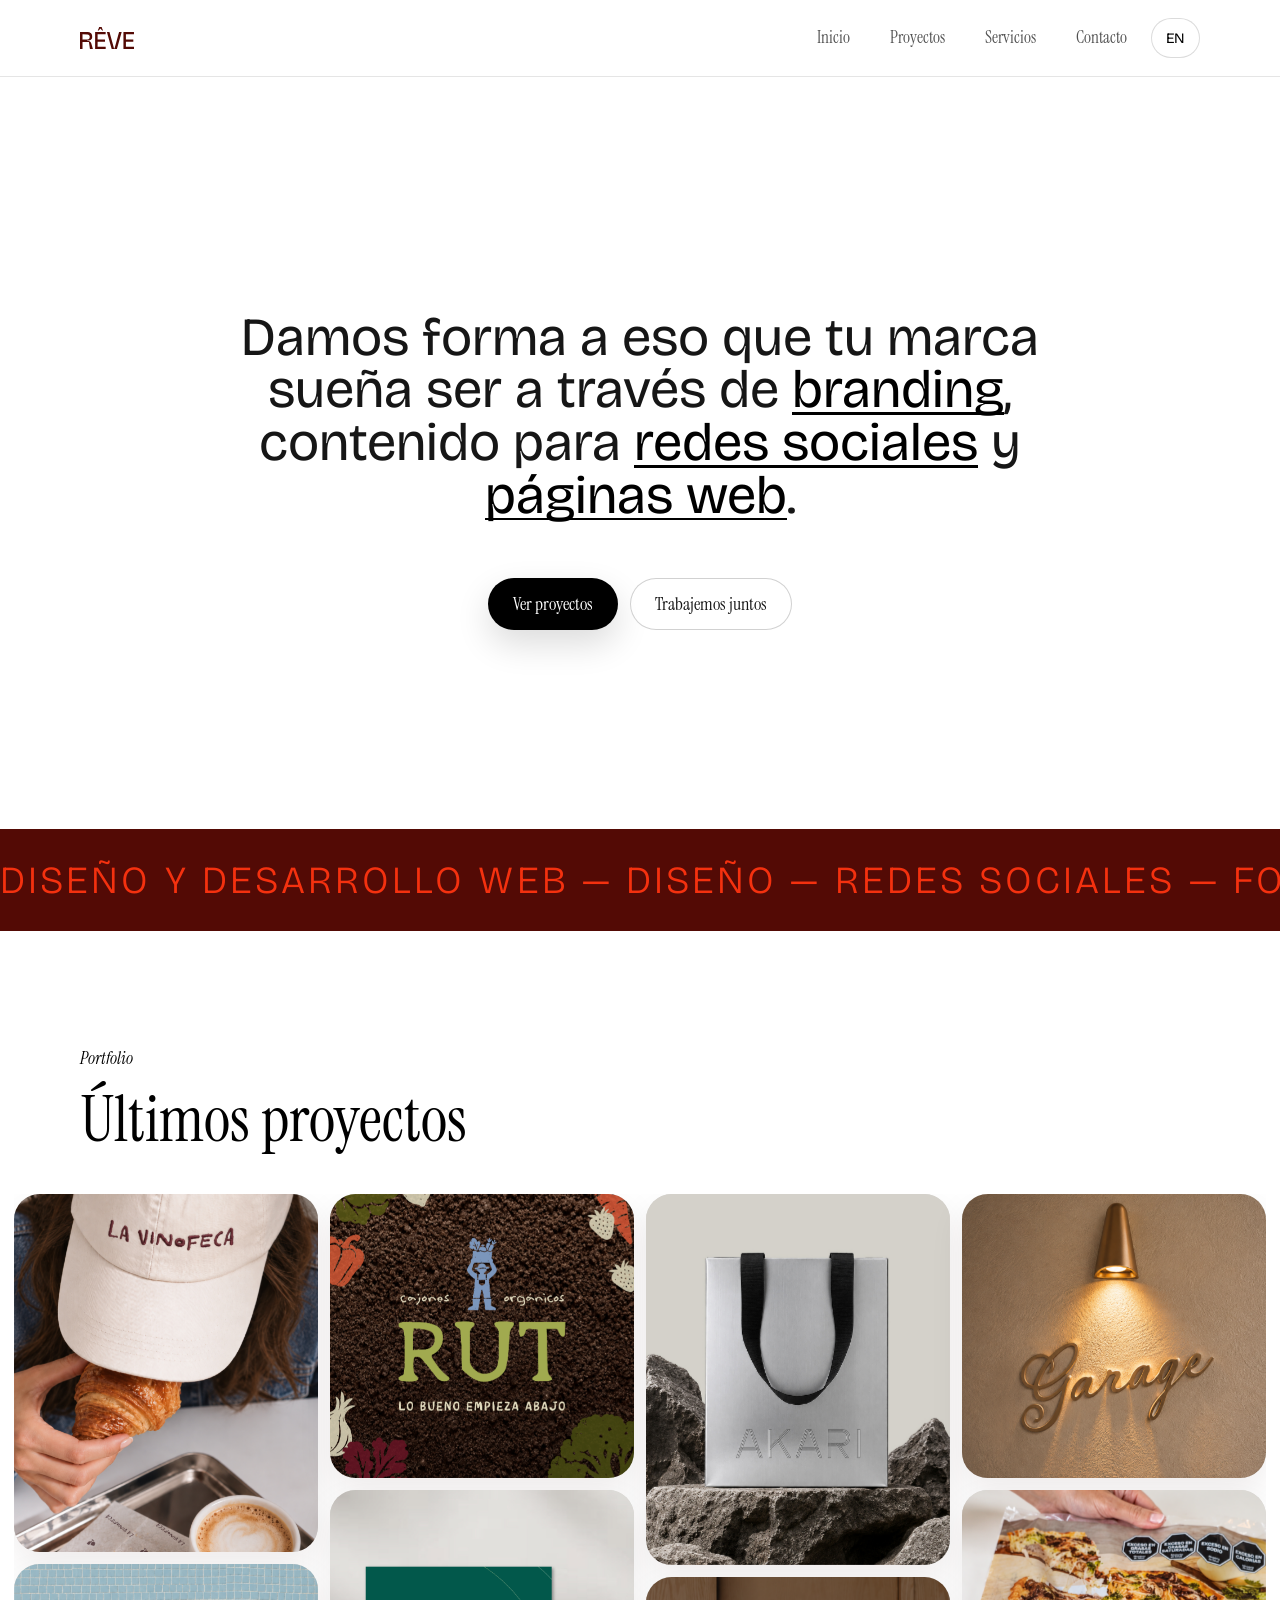
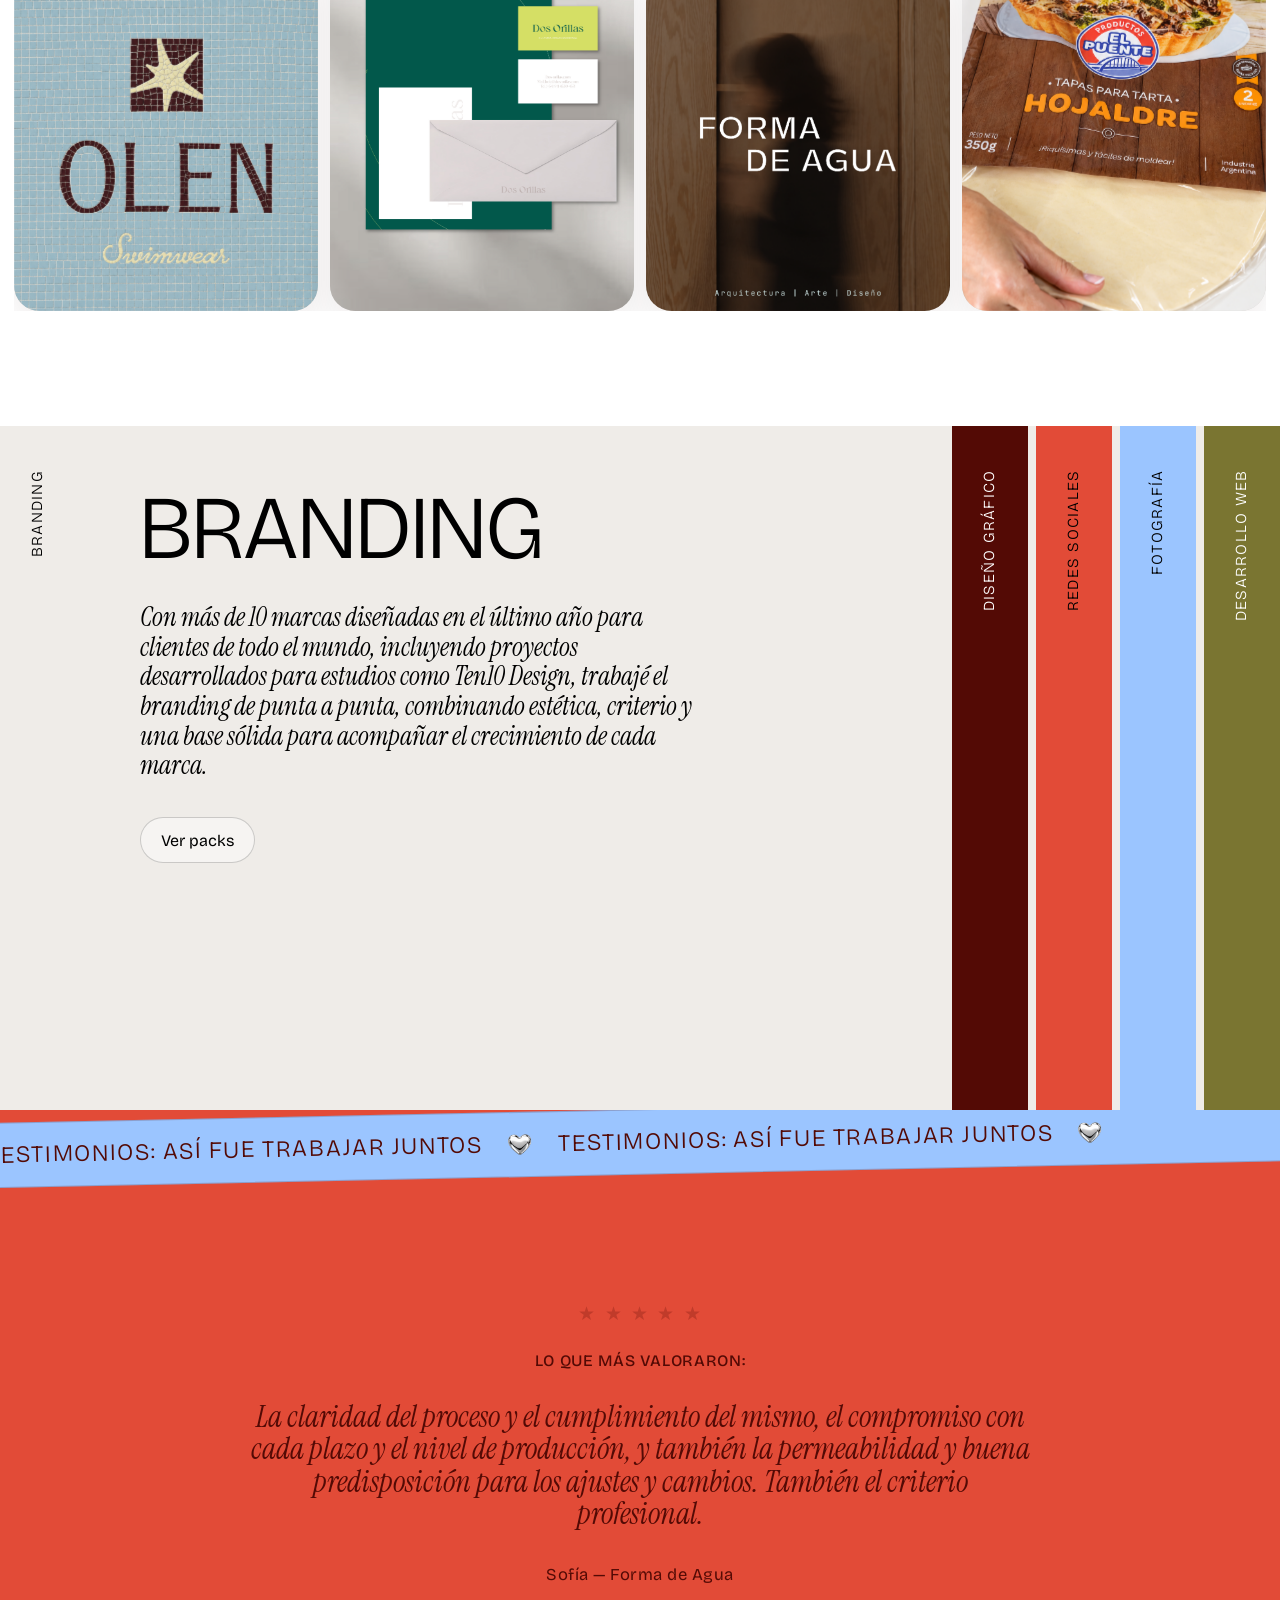
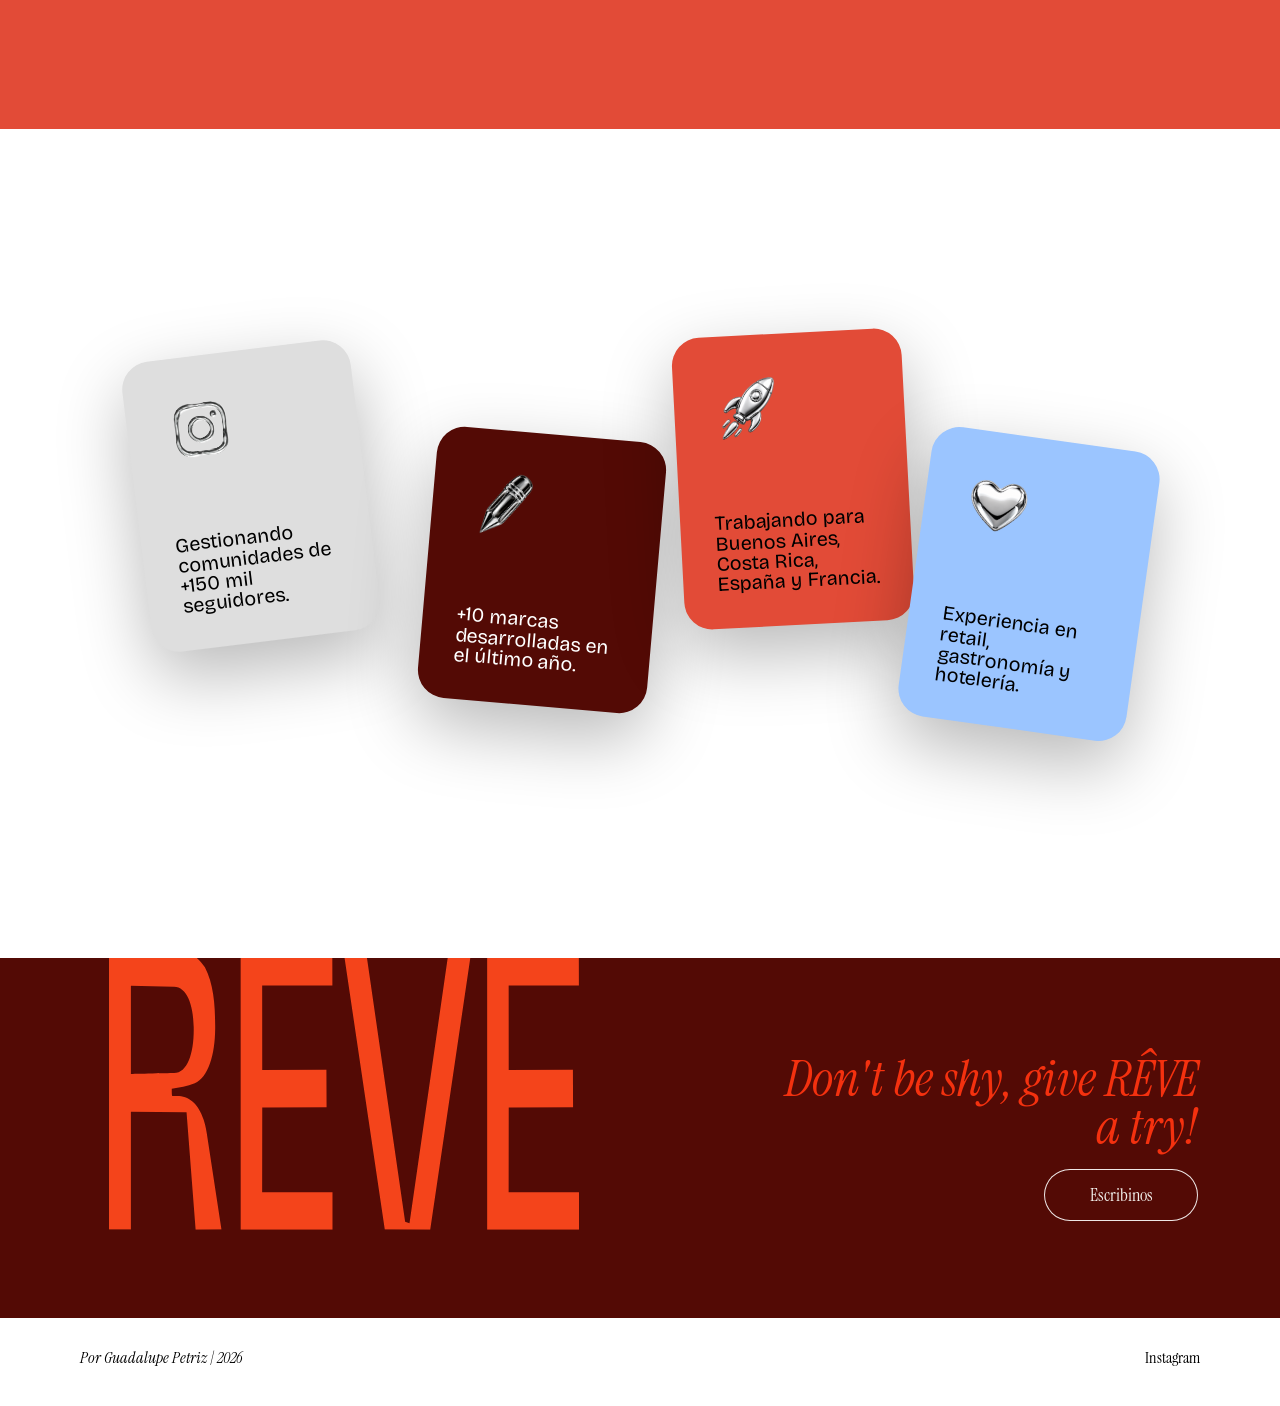
<file: index.html>
<!DOCTYPE html>
<html lang="es">
  <head>
    <meta charset="UTF-8" />
    <meta name="viewport" content="width=device-width, initial-scale=1.0" />
    <meta
      name="description"
      content="Creative Studio"
      data-meta-description
    />
    <meta property="og:type" content="website" />
    <meta property="og:title" content="RÊVE Studio" />
    <meta property="og:description" content="Creative Studio" />
    <meta property="og:image" content="https://guadipetriz.github.io/REVE/assets/coverimage.jpg" />
    <meta property="og:site_name" content="RÊVE Studio" />
    <meta name="twitter:card" content="summary_large_image" />
    <meta name="twitter:title" content="RÊVE Studio" />
    <meta name="twitter:description" content="Creative Studio" />
    <meta name="twitter:image" content="https://guadipetriz.github.io/REVE/assets/coverimage.jpg" />
    <title>RÊVE Studio</title>
    <link rel="icon" href="assets/FavIcon.svg" type="image/svg+xml" />
    <link rel="preconnect" href="https://fonts.googleapis.com" />
    <link rel="preconnect" href="https://fonts.gstatic.com" crossorigin />
    <link
      href="https://fonts.googleapis.com/css2?family=Bricolage+Grotesque:opsz,wdth,wght@12..96,100,200..800&family=Instrument+Serif:ital@0;1&display=swap"
      rel="stylesheet"
    />
    <link rel="stylesheet" href="styles.css?v=20261122-8" />
  </head>
  <body>
    <header class="site-header" id="inicio">
      <nav class="navbar" aria-label="Navegación principal" data-nav>
        <a class="brand" href="#inicio" aria-label="Guada Studio, ir al inicio" data-brand-link>
          <img src="assets/LOGO-Bordo.svg" alt="" aria-hidden="true" />
        </a>

        <button
          class="nav-toggle"
          type="button"
          aria-label="Abrir menú"
          aria-expanded="false"
          aria-controls="site-menu"
        >
          <span></span>
          <span></span>
        </button>

        <ul class="nav-menu" id="site-menu">
          <li><a href="#inicio" data-nav-link="home">Inicio</a></li>
          <li><a href="proyectos/" data-nav-link="portfolio">Proyectos</a></li>
          <li><a href="#servicios" data-nav-link="services">Servicios</a></li>
          <li><a href="#contacto" data-nav-link="contact">Contacto</a></li>
          <li>
            <button
              class="language-toggle"
              type="button"
              aria-label="Cambiar idioma a inglés"
              data-language-toggle
            >
              EN
            </button>
          </li>
        </ul>
      </nav>
    </header>

    <main>
      <section class="hero" aria-labelledby="hero-title">
        <div class="hero__previews" aria-hidden="true">
          <div class="hero-preview-group" data-preview-category="branding">
            <img src="assets/services/branding/branding-07b.jpg" alt="" />
            <img src="assets/services/branding/branding-06.jpg" alt="" />
            <img src="assets/services/branding/branding-09.jpg" alt="" />
          </div>
          <div class="hero-preview-group" data-preview-category="redes">
            <img src="assets/services/redes-sociales/redes-sociales-01.jpg" alt="" />
            <img src="assets/services/redes-sociales/redes-sociales-07.jpg" alt="" />
            <img src="assets/services/redes-sociales/redes-sociales-05.jpg" alt="" />
          </div>
          <div class="hero-preview-group" data-preview-category="contenido">
            <img src="assets/services/web/web-06.jpg" alt="" />
            <img src="assets/services/web/web-05.jpg" alt="" />
            <img src="assets/services/web/web-03.jpg" alt="" />
          </div>
        </div>

        <div class="hero__content">
          <h1 id="hero-title">
            Damos forma a eso que tu marca sueña ser a través de
            <span class="hero-keyword" data-category="branding" tabindex="0">branding</span>,
            contenido para
            <span class="hero-keyword" data-category="redes" tabindex="0">redes sociales</span>
            y
            <span class="hero-keyword" data-category="contenido" tabindex="0">páginas web</span>.
          </h1>
          <div class="hero__actions" aria-label="Acciones principales">
            <a class="button button--primary" href="proyectos/" data-hero-action="portfolio">Ver proyectos</a>
            <a class="button button--secondary" href="mailto:hola.revestudio@gmail.com" data-hero-action="contact">
              Trabajemos juntos
            </a>
          </div>
        </div>
      </section>

      <section class="ticker" aria-label="Servicios destacados">
        <div class="ticker__track">
          <span>
            DISEÑO Y DESARROLLO WEB — DISEÑO — REDES SOCIALES — FOTOGRAFÍA —
            DIRECCIÓN DE ARTE — NAMING — BRANDING —
          </span>
          <span aria-hidden="true">
            DISEÑO Y DESARROLLO WEB — DISEÑO — REDES SOCIALES — FOTOGRAFÍA —
            DIRECCIÓN DE ARTE — NAMING — BRANDING —
          </span>
          <span aria-hidden="true">
            DISEÑO Y DESARROLLO WEB — DISEÑO — REDES SOCIALES — FOTOGRAFÍA —
            DIRECCIÓN DE ARTE — NAMING — BRANDING —
          </span>
        </div>
      </section>

      <section class="portfolio" id="portfolio" aria-labelledby="portfolio-title">
        <div class="section-heading">
          <p class="eyebrow">Portfolio</p>
          <h2 id="portfolio-title" data-portfolio-title>Últimos proyectos</h2>
        </div>

        <div class="portfolio-bento" aria-label="Galería interactiva de proyectos"></div>
      </section>

      <section class="services" id="servicios" aria-labelledby="services-title">
       

        <div class="services-accordion" aria-label="Acordeón de servicios">
          <article
            class="service-panel is-active"
            style="--panel-color: #efece8"
            data-service-images="assets/services/branding/branding-09.jpg,assets/services/branding/branding-07.jpg,assets/services/branding/branding-06.jpg,assets/services/branding/branding-02.jpg,assets/services/branding/branding-01.jpg,assets/services/branding/branding-04.jpg"
          >
            <button class="service-panel__tab" type="button" aria-expanded="true">
              <span>Branding</span>
            </button>
            <div class="service-panel__content">
              <h3>Branding</h3>
              <p>
                Con más de 10 marcas diseñadas en el último año para clientes
                de todo el mundo, incluyendo proyectos desarrollados para
                estudios como Ten10 Design, trabajé el branding de punta a
                punta, combinando estética, criterio y una base sólida para
                acompañar el crecimiento de cada marca.
              </p>
              <button class="service-panel__cta" type="button" data-open-packages="branding">
                Ver packs
              </button>
            </div>
          </article>

          <article
            class="service-panel"
            style="--panel-color: #530a05; --panel-text: #ffffff"
            data-service-images="assets/services/diseno-grafico/diseno-grafico-01.jpg,assets/services/diseno-grafico/diseno-grafico-02.jpg,assets/services/diseno-grafico/diseno-grafico-03.jpg,assets/services/diseno-grafico/diseno-grafico-04.jpg,assets/services/diseno-grafico/diseno-grafico-05.jpg,assets/services/diseno-grafico/diseno-grafico-06.jpg"
          >
            <button class="service-panel__tab" type="button" aria-expanded="false">
              <span>Diseño gráfico</span>
            </button>
            <div class="service-panel__content">
              <h3>Diseño gráfico</h3>
              <p>
                Packaging, piezas impresas y aplicaciones para espacios
                comerciales pensadas para que tu marca se vea consistente en
                cada punto de contacto.
              </p>
            </div>
          </article>

          <article
            class="service-panel"
            style="--panel-color: #e24b37"
            data-service-images="assets/services/redes-sociales/redes-sociales-01.jpg,assets/services/redes-sociales/redes-sociales-07.jpg,assets/services/redes-sociales/redes-sociales-03.jpg,assets/services/redes-sociales/redes-sociales-04.jpg,assets/services/redes-sociales/redes-sociales-05.jpg,assets/services/redes-sociales/redes-sociales-06.jpg"
          >
            <button class="service-panel__tab" type="button" aria-expanded="false">
              <span>Redes sociales</span>
            </button>
            <div class="service-panel__content">
              <h3>Redes sociales</h3>
              <p>
                Con experiencia gestionando grandes comunidades, creamos
                contenido para redes sociales que ayuda a tu marca a crecer,
                conectar y mantenerse presente en los medios digitales.
              </p>
              <button class="service-panel__cta" type="button" data-open-packages="redes">
                Ver packs
              </button>
            </div>
          </article>

          <article
            class="service-panel"
            style="--panel-color: #9bc5ff"
            data-service-images="assets/services/fotografia/fotografia-01.jpg,assets/services/fotografia/fotografia-02.jpg,assets/services/fotografia/fotografia-03.jpg,assets/services/fotografia/fotografia-04.jpg,assets/services/fotografia/fotografia-05.jpg,assets/services/fotografia/fotografia-06.jpg"
          >
            <button class="service-panel__tab" type="button" aria-expanded="false">
              <span>Fotografía</span>
            </button>
            <div class="service-panel__content">
              <h3>Fotografía</h3>
              <p>
                Acompañamos la creación de contenido con una dirección creativa
                que asegura coherencia, optimiza tiempos y cuida cada detalle
                del resultado final.
              </p>
            </div>
          </article>

          <article
            class="service-panel"
            style="--panel-color: #7a7531; --panel-text: #ffffff"
            data-service-images="assets/services/web/web-01.jpg,assets/services/web/web-02.jpg,assets/services/web/web-03.jpg,assets/services/web/web-04.jpg,assets/services/web/web-05.jpg,assets/services/web/web-06.jpg"
          >
            <button class="service-panel__tab" type="button" aria-expanded="false">
              <span>Desarrollo web</span>
            </button>
            <div class="service-panel__content">
              <h3>Diseño y desarrollo web</h3>
              <p>
                Diseñamos y desarrollamos sitios web de alto impacto, desde
                landing pages express hasta tiendas online, pensados para
                transmitir el valor de tu marca y convertir visitas en oportunidades.
              </p>
              <div class="service-panel__actions">
                <a
                  class="service-panel__cta"
                  href="mailto:hola.revestudio@gmail.com?subject=Cotizar%20mi%20p%C3%A1gina%20web&body=Hola!%20Quiero%20cotizar%20mi%20p%C3%A1gina%20web."
                  data-web-action="quote"
                >Quiero cotizar mi página web</a>
                <a
                  class="service-panel__cta"
                  href="web.html"
                  data-web-action="express"
                >Quiero cotizar mi web Express</a>
              </div>
            </div>
          </article>
        </div>
      </section>

      <div class="service-hover-preview" aria-hidden="true">
        <img alt="" />
        <img alt="" />
        <img alt="" />
        <img alt="" />
        <img alt="" />
        <img alt="" />
      </div>

      <section class="testimonials" aria-label="Testimonios" data-testimonials-section>
        <div class="testimonials__ticker" aria-hidden="true">
          <div class="testimonials__ticker-track">
            <span class="testimonials__ticker-item">
              <span class="testimonials__ticker-text"><span>TESTIMONIOS:</span><span>ASÍ</span><span>FUE</span><span>TRABAJAR</span><span>JUNTOS</span></span>
              <img src="assets/process-icons/card-04.svg" alt="" />
            </span>
            <span class="testimonials__ticker-item">
              <span class="testimonials__ticker-text"><span>TESTIMONIOS:</span><span>ASÍ</span><span>FUE</span><span>TRABAJAR</span><span>JUNTOS</span></span>
              <img src="assets/process-icons/card-04.svg" alt="" />
            </span>
          </div>
        </div>

        <div class="testimonials__inner">
          <div class="testimonials__mobile-intro" aria-hidden="true">
            <p class="testimonials__mobile-title">TESTIMONIOS: ASÍ FUE TRABAJAR JUNTOS</p>
            <img src="assets/process-icons/card-04.svg" alt="" />
          </div>
          <div class="testimonial-rating" aria-label="5 estrellas de 5" data-testimonial-score-label>
            <span>★</span><span>★</span><span>★</span><span>★</span><span>★</span>
          </div>
          <p class="testimonial-label" data-testimonial-label>Lo que más valoraron:</p>
          <blockquote class="testimonial-quote">
            <p data-testimonial-quote>La claridad del proceso y el cumplimiento del mismo, el compromiso con cada plazo y el nivel de producción, y también la permeabilidad y buena predisposición para los ajustes y cambios. También el criterio profesional.</p>
            <footer><span data-testimonial-client>Sofía — Forma de Agua</span></footer>
          </blockquote>
        </div>
      </section>

      <section class="process-cards" aria-label="Proceso creativo">
        <div class="process-cards__inner">
          <div class="process-card-stack">
            <article class="process-card process-card--one" tabindex="0">
              <img
                class="process-card__icon"
                src="assets/process-icons/card-01.svg"
                alt=""
                aria-hidden="true"
              />
              <p>Gestionando comunidades de +150 mil seguidores.</p>
            </article>
            <article class="process-card process-card--two" tabindex="0">
              <img
                class="process-card__icon"
                src="assets/process-icons/card-02.svg"
                alt=""
                aria-hidden="true"
              />
              <p>+10 marcas desarrolladas en el último año.</p>
            </article>
            <article class="process-card process-card--three" tabindex="0">
              <img
                class="process-card__icon"
                src="assets/process-icons/card-03.svg"
                alt=""
                aria-hidden="true"
              />
              <p>Trabajando para Buenos Aires, Costa Rica, España y Francia.</p>
            </article>
            <article class="process-card process-card--four" tabindex="0">
              <img
                class="process-card__icon"
                src="assets/process-icons/card-04.svg"
                alt=""
                aria-hidden="true"
              />
              <p>Experiencia en retail, gastronomía y hotelería.</p>
            </article>
          </div>
        </div>
      </section>

      <div
        class="packages-modal"
        id="branding-packages-modal"
        role="dialog"
        aria-modal="true"
        aria-labelledby="branding-packages-title"
        hidden
      >
        <div class="packages-modal__overlay" data-close-packages></div>
        <div class="packages-modal__dialog">
          <button
            class="packages-modal__close"
            type="button"
            aria-label="Cerrar packs"
            data-close-packages
          >
            ×
          </button>
          <div class="packages-modal__heading">
            <p class="eyebrow" data-packages-eyebrow>Branding</p>
            <h2 id="branding-packages-title" data-packages-title>Packs</h2>
          </div>

          <div class="branding-packages" aria-label="Packs de branding" data-packages-list>
            <article class="branding-package">
              <h4>Básico</h4>
              <p>
                Pensado para quienes quieren salir al mercado rápido con una
                marca profesional, clara y bien resuelta.
              </p>
              <strong>Incluye:</strong>
              <ul>
                <li>Reunión inicial de kickoff.</li>
                <li>Presentación de moodboard para definir la estética general.</li>
                <li>Propuesta de logo principal con 2 instancias de modificación.</li>
                <li>Entrega final del logo.</li>
                <li>Brandbook completo.</li>
              </ul>
              <p class="branding-package__meta">Tiempo estimado: 20 días.</p>
              <a
                class="branding-package__cta"
                href="mailto:hola.revestudio@gmail.com?subject=Cotizar%20Pack%20B%C3%A1sico&body=Hola!%20Quiero%20cotizar%20el%20pack%20B%C3%A1sico%20de%20branding."
              >
                Cotizar este pack
              </a>
            </article>

            <article class="branding-package">
              <h4>Intermedio</h4>
              <p>
                Ideal para quienes buscan construir una marca desde una mirada
                más estratégica, con dirección, criterio y propósito.
              </p>
              <strong>Incluye:</strong>
              <ul>
                <li>Reunión inicial de kickoff.</li>
                <li>Presentación de moodboard con 2 opciones conceptuales para definir la estética general.</li>
                <li>Propuesta de 2 opciones de logo.</li>
                <li>Desarrollo de 4 aplicaciones básicas a elección, como tarjetas personales, tote bag, vasos, entre otras.</li>
                <li>2 instancias de modificación.</li>
                <li>Entrega final del logo y aplicaciones en archivos editables.</li>
                <li>Brandbook completo.</li>
              </ul>
              <p class="branding-package__meta">Tiempo estimado: 30 días.</p>
              <a
                class="branding-package__cta"
                href="mailto:hola.revestudio@gmail.com?subject=Cotizar%20Pack%20Intermedio&body=Hola!%20Quiero%20cotizar%20el%20pack%20Intermedio%20de%20branding."
              >
                Cotizar este pack
              </a>
            </article>

            <article class="branding-package">
              <h4>PRO</h4>
              <p>
                Pensado para quienes quieren llevar su marca al siguiente nivel,
                desarrollando un sistema de identidad completo, consistente y
                aplicable a distintos puntos de contacto.
              </p>
              <strong>Incluye:</strong>
              <ul>
                <li>Reunión inicial de kickoff.</li>
                <li>Presentación de moodboard con 2 opciones conceptuales para definir la estética general.</li>
                <li>Propuesta de 2 opciones de logo.</li>
                <li>Desarrollo de 8 aplicaciones a elección, como templates para redes sociales, vasos, cartelería, indumentaria, entre otras.</li>
                <li>2 instancias de modificación.</li>
                <li>Entrega final del logo y aplicaciones en archivos editables.</li>
                <li>Brandbook completo.</li>
              </ul>
              <p class="branding-package__meta">Tiempo estimado: 45 días.</p>
              <a
                class="branding-package__cta"
                href="mailto:hola.revestudio@gmail.com?subject=Cotizar%20Pack%20PRO&body=Hola!%20Quiero%20cotizar%20el%20pack%20PRO%20de%20branding."
              >
                Cotizar este pack
              </a>
            </article>
          </div>
        </div>
      </div>

      <section class="contact" id="contacto" aria-labelledby="contact-title">
        <div class="contact__brand">
          <img src="assets/LOGO-naranja.svg" alt="Guada Studio" />
        </div>
        <div class="contact__cta">
          <h2 id="contact-title" data-contact-title>Don't be shy, give RÊVE a try!</h2>
          <a class="button button--primary contact-gooey-button" href="mailto:hola.revestudio@gmail.com">
            <span class="contact-gooey-button__blobs" aria-hidden="true">
              <span></span>
              <span></span>
              <span></span>
              <span></span>
            </span>
            <span class="contact-gooey-button__label">Escribinos</span>
          </a>
        </div>
      </section>
    </main>

    <footer class="footer">
      <p><span data-footer-credit>Por Guadalupe Petriz</span> | <span id="current-year"></span></p>
      <ul aria-label="Redes sociales">
        <li>
          <a
            href="https://www.instagram.com/by_revestudio/"
            aria-label="Instagram de REVE Studio"
            target="_blank"
            rel="noopener noreferrer"
          >
            Instagram
          </a>
        </li>
      </ul>
    </footer>

    <div class="cursor-dot" aria-hidden="true"></div>
    <script src="projects-data.js?v=20261122-8"></script>
    <script src="projects-shared.js?v=20261122-7"></script>
    <script src="script.js?v=20261122-7"></script>
  </body>
</html>
</file>
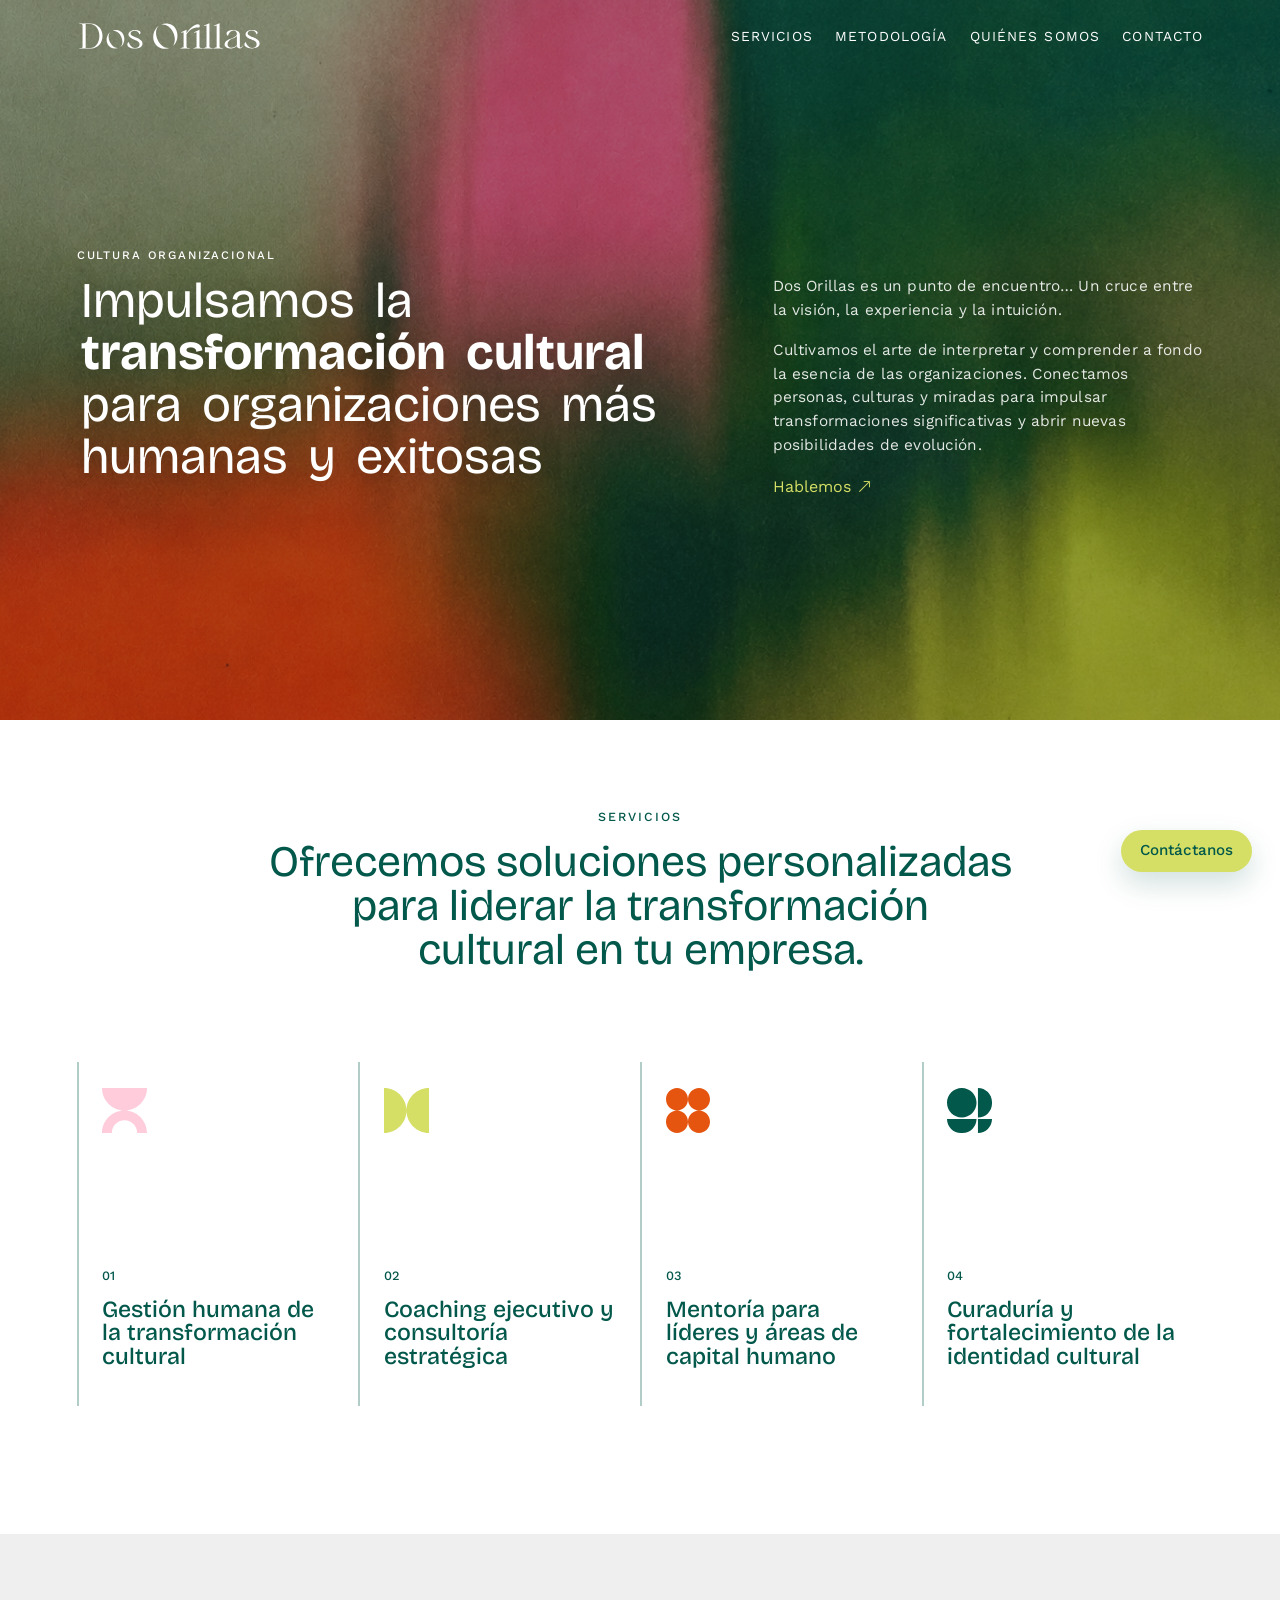
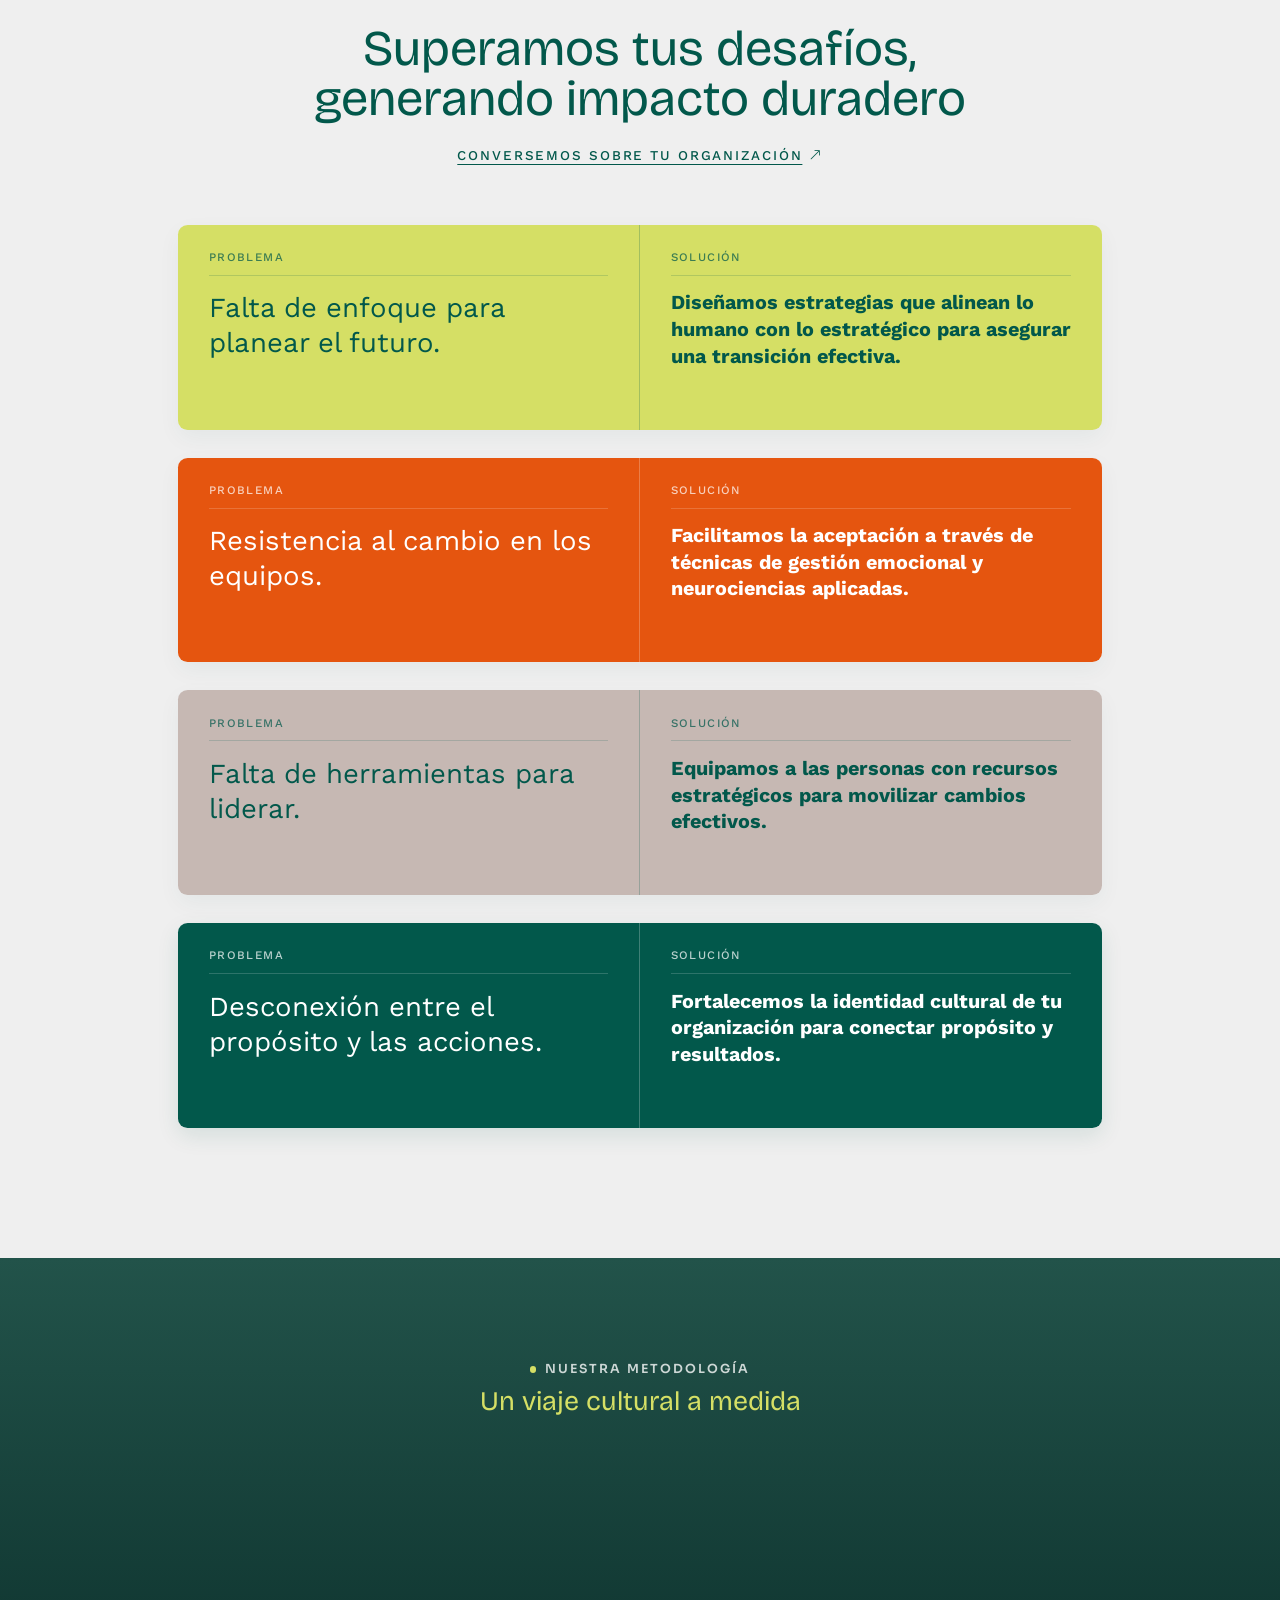
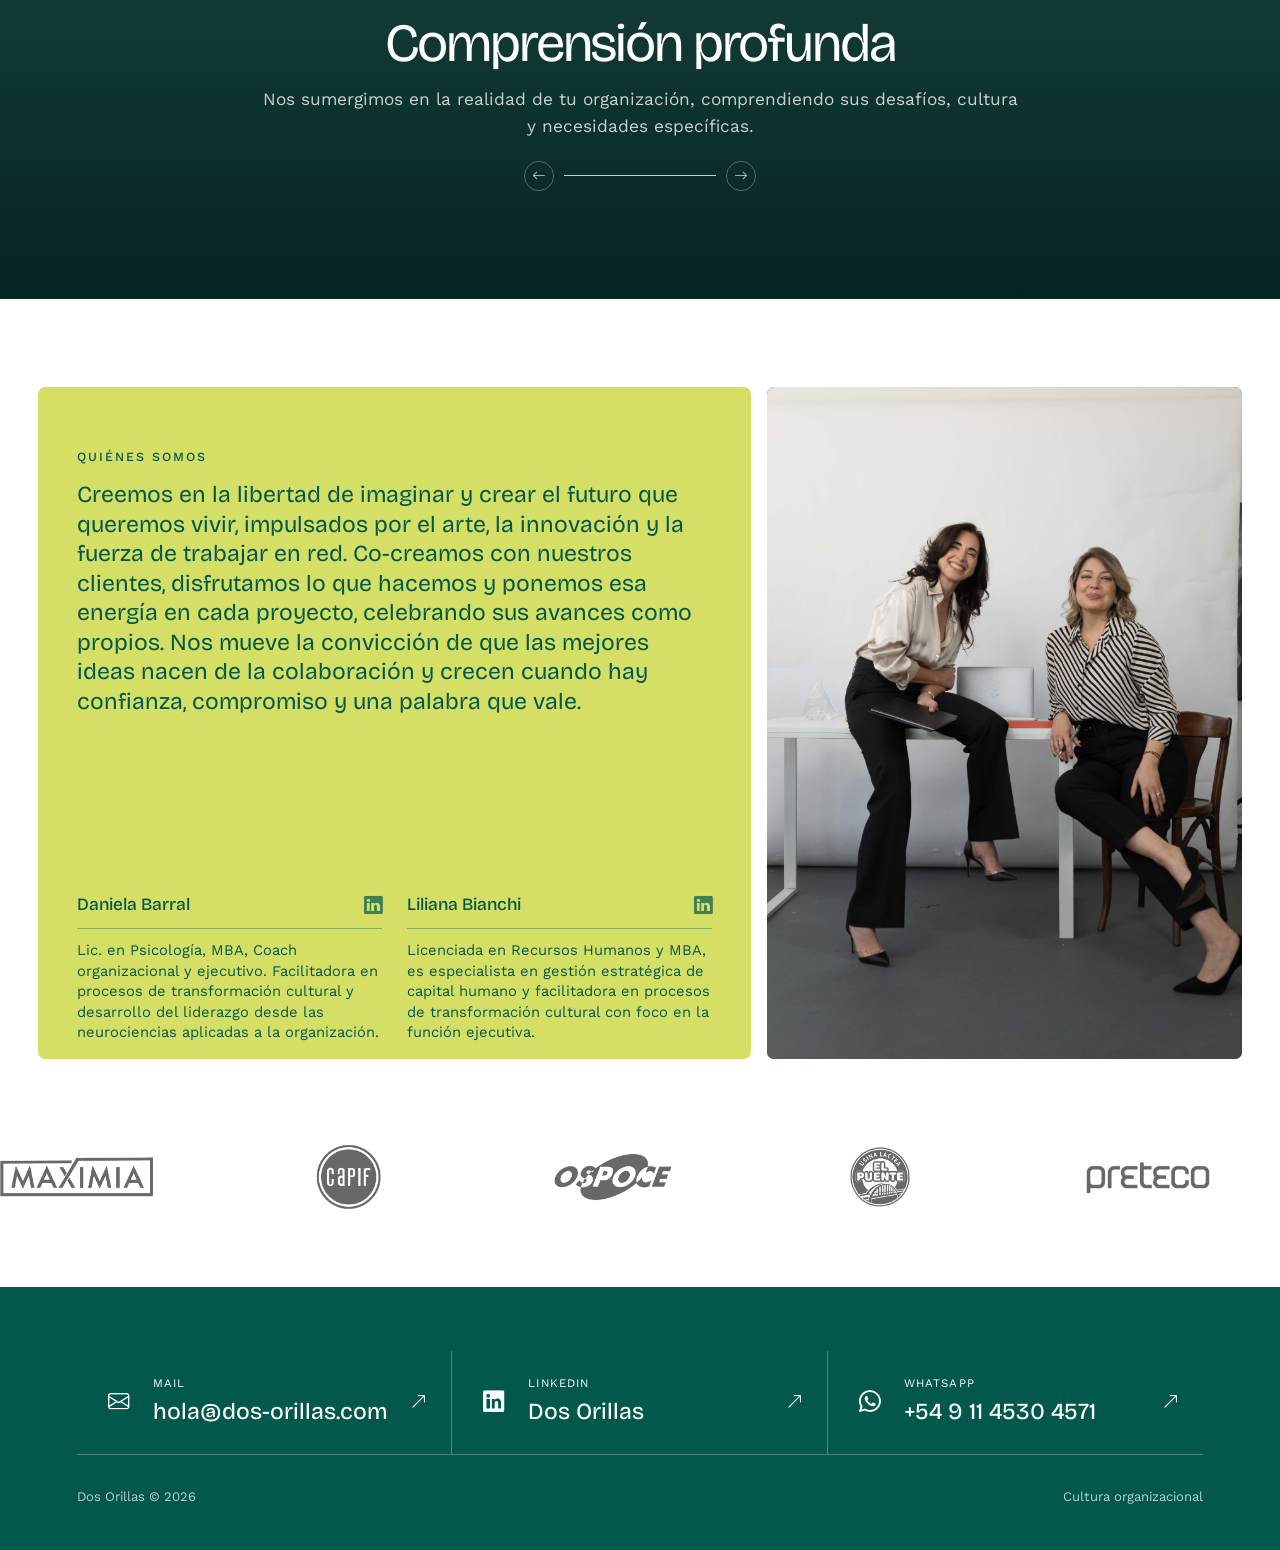
<file: dosorillas/index.html>
<!DOCTYPE html>
<html lang="es">
  <head>
    <meta charset="UTF-8" />
    <meta name="viewport" content="width=device-width, initial-scale=1" />
    <title>Dos Orillas</title>
    <meta name="robots" content="noindex, nofollow, noarchive, nosnippet, noimageindex" />
    <meta name="googlebot" content="noindex, nofollow, noarchive, nosnippet, noimageindex" />
    <link rel="preconnect" href="https://fonts.googleapis.com" />
    <link rel="preconnect" href="https://fonts.gstatic.com" crossorigin />
    <link
      href="https://fonts.googleapis.com/css2?family=Bricolage+Grotesque:opsz,wght@12..96,200..800&family=Sora:wght@100..800&family=Work+Sans:ital,wght@0,100..900;1,100..900&display=swap"
      rel="stylesheet"
    />
    <link
      href="https://cdn.jsdelivr.net/npm/bootstrap-icons@1.11.3/font/bootstrap-icons.min.css"
      rel="stylesheet"
    />
    <link rel="stylesheet" href="css/styles.css?v=106" />
  </head>
  <body>

    <header class="site-header">
      <a class="logo" href="#inicio">
        <img src="assets/do_logo-blanco.svg?v=4" alt="Dos Orillas" />
      </a>
      <button class="nav-toggle" type="button" aria-expanded="false" aria-controls="site-nav">
        <span class="sr-only">Abrir menú</span>
        <span></span>
        <span></span>
        <span></span>
      </button>
      <nav class="site-nav" id="site-nav">
        <a href="#que-hacemos">Servicios</a>
        <a href="#linea">Metodología</a>
        <a href="#quienes">Quiénes somos</a>
        <a href="#contacto">Contacto</a>
      </nav>
    </header>

    <main>
      <section class="hero" id="inicio">
        <div class="hero-copy">
          <div class="hero-title">
            <p class="hero-kicker">Cultura organizacional</p>
            <h1>
            <span class="hero-word">Impulsamos</span>
            <span class="hero-word">la</span>
            <strong class="hero-word">transformación</strong>
            <strong class="hero-word">cultural</strong>
            <span class="hero-word">para</span>
            <span class="hero-word">organizaciones</span>
            <span class="hero-word">más</span>
            <span class="hero-word">humanas</span>
            <span class="hero-word">y</span>
            <span class="hero-word">exitosas</span>
            </h1>
          </div>
          <div class="hero-lead">
            <p>Dos Orillas es un punto de encuentro… Un cruce entre la visión, la experiencia y la intuición.</p>
            <p>Cultivamos el arte de interpretar y comprender a fondo la esencia de las organizaciones. Conectamos personas, culturas y miradas para impulsar transformaciones significativas y abrir nuevas posibilidades de evolución.</p>
            <div class="hero-actions">
              <a class="hero-btn" href="#contacto">Hablemos <i class="bi bi-arrow-up-right" aria-hidden="true"></i></a>
            </div>
          </div>
        </div>
      </section>

      <section class="section" id="que-hacemos">
        <div class="section-head services-head">
          <p class="eyebrow">Servicios</p>
          <h2>
            Ofrecemos soluciones personalizadas para liderar la transformación
            cultural en tu empresa.
          </h2>
        </div>
        <div class="cards">
          <article class="card">
            <img class="service-icon" src="assets/Shape 25.svg?v=3" alt="" aria-hidden="true" />
            <a class="card-arrow" href="#contacto" aria-label="Contactar por Gestión humana de la transformación cultural">
              <i class="bi bi-arrow-up-right" aria-hidden="true"></i>
            </a>
            <span class="card-index">01</span>
            <h3>Gestión humana de la transformación cultural</h3>
            <p>
              Alineamos a las personas con los objetivos estratégicos para un
              cambio sustentable.
            </p>
          </article>
          <article class="card">
            <img class="service-icon" src="assets/Shape 49.svg?v=3" alt="" aria-hidden="true" />
            <a class="card-arrow" href="#contacto" aria-label="Contactar por Coaching ejecutivo y consultoría estratégica">
              <i class="bi bi-arrow-up-right" aria-hidden="true"></i>
            </a>
            <span class="card-index">02</span>
            <h3>Coaching ejecutivo y consultoría estratégica</h3>
            <p>
              Potenciamos el liderazgo, acompañamos el desarrollo de
              habilidades, creamos las condiciones para sostener el cambio y
              alcanzar resultados.
            </p>
          </article>
          <article class="card">
            <img class="service-icon" src="assets/Shape 51.svg?v=3" alt="" aria-hidden="true" />
            <a class="card-arrow" href="#contacto" aria-label="Contactar por Mentoría para líderes y áreas de capital humano">
              <i class="bi bi-arrow-up-right" aria-hidden="true"></i>
            </a>
            <span class="card-index">03</span>
            <h3>Mentoría para líderes y áreas de capital humano</h3>
            <p>
              Mentorías para acompañar a la alta dirección y equipos de capital
              humano en el diseño e implementación de estrategias de
              crecimiento y cambio.
            </p>
          </article>
          <article class="card">
            <img class="service-icon" src="assets/Shape 56.svg?v=3" alt="" aria-hidden="true" />
            <a class="card-arrow" href="#contacto" aria-label="Contactar por Curaduría y fortalecimiento de la identidad cultural">
              <i class="bi bi-arrow-up-right" aria-hidden="true"></i>
            </a>
            <span class="card-index">04</span>
            <h3>Curaduría y fortalecimiento de la identidad cultural</h3>
            <p>
              Definimos y consolidamos la identidad cultural para trascender
              desafíos. Identificamos los elementos esenciales a sostener y los
              que deben desarrollarse.
            </p>
          </article>
        </div>

        <div class="challenges">
          <div class="challenges-pin">
          <div class="challenges-head">
            <h2>Superamos tus desafíos, generando impacto duradero</h2>
            <a class="contact-cta" href="mailto:hola@dos-orillas.com">Conversemos sobre tu organización <i class="bi bi-arrow-up-right" aria-hidden="true"></i></a>
          </div>
          <div class="challenge-stack">
            <article class="challenge-card">
              <div class="challenge-part">
                <span class="challenge-label">Problema</span>
                <h3>Falta de enfoque para planear el futuro.</h3>
              </div>
              <div class="challenge-part">
                <span class="challenge-label">Solución</span>
                <p>Diseñamos estrategias que alinean lo humano con lo estratégico para asegurar una transición efectiva.</p>
              </div>
            </article>
            <article class="challenge-card">
              <div class="challenge-part">
                <span class="challenge-label">Problema</span>
                <h3>Resistencia al cambio en los equipos.</h3>
              </div>
              <div class="challenge-part">
                <span class="challenge-label">Solución</span>
                <p>Facilitamos la aceptación a través de técnicas de gestión emocional y neurociencias aplicadas.</p>
              </div>
            </article>
            <article class="challenge-card">
              <div class="challenge-part">
                <span class="challenge-label">Problema</span>
                <h3>Falta de herramientas para liderar.</h3>
              </div>
              <div class="challenge-part">
                <span class="challenge-label">Solución</span>
                <p>Equipamos a las personas con recursos estratégicos para movilizar cambios efectivos.</p>
              </div>
            </article>
            <article class="challenge-card">
              <div class="challenge-part">
                <span class="challenge-label">Problema</span>
                <h3>Desconexión entre el propósito y las acciones.</h3>
              </div>
              <div class="challenge-part">
                <span class="challenge-label">Solución</span>
                <p>Fortalecemos la identidad cultural de tu organización para conectar propósito y resultados.</p>
              </div>
            </article>
          </div>
          </div>
        </div>
      </section>

      <!-- Línea de tiempo original: plegada temporalmente -->
      <section class="section section-how is-folded" id="como" hidden>
        <div class="methodology" data-timeline>
          <div class="methodology-orbit" aria-label="Etapas de la metodología">
            <div class="orbit-center" aria-hidden="true">
              <span>Proceso</span>
              <strong><span class="current-step">01</span> / 04</strong>
            </div>
            <button class="method-dot is-active" type="button" data-method-step="0" aria-label="Paso 1: Comprensión profunda" aria-selected="true">01</button>
            <button class="method-dot" type="button" data-method-step="1" aria-label="Paso 2: Co-Creación estratégica" aria-selected="false">02</button>
            <button class="method-dot" type="button" data-method-step="2" aria-label="Paso 3: Acompañamiento" aria-selected="false">03</button>
            <button class="method-dot" type="button" data-method-step="3" aria-label="Paso 4: Medición y evolución" aria-selected="false">04</button>
          </div>

          <div class="methodology-stage">
            <div class="method-copy">
            <div class="method-heading">
              <p class="eyebrow">Nuestra metodología</p>
              <p class="method-kicker">Un viaje cultural a medida - Paso <span class="method-step-label">1</span></p>
            </div>
            <div class="methodology-panels" aria-live="polite">
              <article class="method-panel is-active" data-method-panel="0">
                <h3>Comprensión profunda</h3>
                <p>Nos sumergimos en la realidad de tu organización, comprendiendo sus desafíos, cultura y necesidades específicas.</p>
              </article>
              <article class="method-panel" data-method-panel="1" aria-hidden="true">
                <h3>Co-Creación estratégica</h3>
                <p class="method-note">Junto a ti, diseñamos un plan estratégico personalizado, utilizando neurociencias aplicadas y nuestra metodología exclusiva.</p>
              </article>
              <article class="method-panel" data-method-panel="2" aria-hidden="true">
                <h3>Acompañamiento</h3>
                <p>A lo largo del proceso, caminamos a tu lado, ajustando y refinando nuestras intervenciones según las respuestas y resultados observados.</p>
              </article>
              <article class="method-panel" data-method-panel="3" aria-hidden="true">
                <h3>Medición y evolución</h3>
                <p>A lo largo del proceso, caminamos a tu lado, ajustando y refinando nuestras intervenciones según las respuestas y resultados observados.</p>
              </article>
            </div>
            </div>

            <div class="method-controls">
              <button class="method-nav method-prev" type="button" aria-label="Paso anterior">
                <i class="bi bi-arrow-left" aria-hidden="true"></i>
              </button>
              <div class="method-progress" aria-hidden="true"><span></span></div>
              <button class="method-nav method-next" type="button" aria-label="Paso siguiente">
                <i class="bi bi-arrow-right" aria-hidden="true"></i>
              </button>
            </div>
          </div>
        </div>
      </section>

      <section class="section section-arc" id="linea" aria-labelledby="linea-title">
        <h2 class="sr-only" id="linea-title">Línea de tiempo</h2>
        <div class="arc-timeline" data-timeline>
          <div class="method-heading arc-intro">
            <p class="eyebrow">Nuestra metodología</p>
            <p class="method-kicker">Un viaje cultural a medida</p>
          </div>
          <div class="arc-rail" aria-label="Etapas de la metodología">
            <svg class="arc-curve" viewBox="0 0 1000 180" preserveAspectRatio="none" aria-hidden="true">
              <path d="M0 178 A800 800 0 0 1 1000 178" />
            </svg>
            <button class="arc-dot is-active" type="button" data-method-step="0" aria-label="Paso 1: Comprensión profunda" aria-selected="true">01</button>
            <button class="arc-dot" type="button" data-method-step="1" aria-label="Paso 2: Co-Creación estratégica" aria-selected="false">02</button>
            <button class="arc-dot" type="button" data-method-step="2" aria-label="Paso 3: Acompañamiento" aria-selected="false">03</button>
            <button class="arc-dot" type="button" data-method-step="3" aria-label="Paso 4: Medición y evolución" aria-selected="false">04</button>
          </div>

          <div class="arc-copy">
            <span class="current-step sr-only">01</span>
            <span class="method-step-label sr-only">1</span>
            <div class="methodology-panels" aria-live="polite">
              <article class="method-panel is-active" data-method-panel="0">
                <h3>Comprensión profunda</h3>
                <p>Nos sumergimos en la realidad de tu organización, comprendiendo sus desafíos, cultura y necesidades específicas.</p>
              </article>
              <article class="method-panel" data-method-panel="1" aria-hidden="true">
                <h3>Co-Creación estratégica</h3>
                <p class="method-note">Junto a ti, diseñamos un plan estratégico personalizado, utilizando neurociencias aplicadas y nuestra metodología exclusiva.</p>
              </article>
              <article class="method-panel" data-method-panel="2" aria-hidden="true">
                <h3>Acompañamiento</h3>
                <p>A lo largo del proceso, caminamos a tu lado, ajustando y refinando nuestras intervenciones según las respuestas y resultados observados.</p>
              </article>
              <article class="method-panel" data-method-panel="3" aria-hidden="true">
                <h3>Medición y evolución</h3>
                <p>A lo largo del proceso, caminamos a tu lado, ajustando y refinando nuestras intervenciones según las respuestas y resultados observados.</p>
              </article>
            </div>

            <div class="method-controls">
              <button class="method-nav method-prev" type="button" aria-label="Paso anterior">
                <i class="bi bi-arrow-left" aria-hidden="true"></i>
              </button>
              <div class="method-progress" aria-hidden="true"><span></span></div>
              <button class="method-nav method-next" type="button" aria-label="Paso siguiente">
                <i class="bi bi-arrow-right" aria-hidden="true"></i>
              </button>
            </div>
          </div>
        </div>
      </section>

      <section class="section section-about" id="quienes">
        <div class="about-stage">
          <div class="about-panel">
            <div class="about-lead">
            <p class="eyebrow">Quiénes somos</p>
            <p class="about-intro">
              Creemos en la libertad de imaginar y crear el futuro que queremos
              vivir, impulsados por el arte, la innovación y la fuerza de trabajar
              en red. Co-creamos con nuestros clientes, disfrutamos lo que hacemos
              y ponemos esa energía en cada proyecto, celebrando sus avances como
              propios. Nos mueve la convicción de que las mejores ideas nacen de
              la colaboración y crecen cuando hay confianza, compromiso y una
              palabra que vale.
            </p>
            </div>

            <div class="founders">
              <article class="founder">
                <div class="founder-head">
                  <h3>Daniela Barral</h3>
                  <a class="founder-link" href="https://www.linkedin.com/in/daniela-barral-coaching/" target="_blank" rel="noopener noreferrer" aria-label="LinkedIn de Daniela Barral">
                    <i class="bi bi-linkedin" aria-hidden="true"></i>
                  </a>
                </div>
                <p>
                  Lic. en Psicología, MBA, Coach organizacional y ejecutivo.
                  Facilitadora en procesos de transformación cultural y desarrollo
                  del liderazgo desde las neurociencias aplicadas a la
                  organización.
                </p>
              </article>
              <article class="founder">
                <div class="founder-head">
                  <h3>Liliana Bianchi</h3>
                  <a class="founder-link" href="https://www.linkedin.com/in/lilianakbianchi/" target="_blank" rel="noopener noreferrer" aria-label="LinkedIn de Liliana Bianchi">
                    <i class="bi bi-linkedin" aria-hidden="true"></i>
                  </a>
                </div>
                <p>
                  Licenciada en Recursos Humanos y MBA, es especialista en gestión
                  estratégica de capital humano y facilitadora en procesos de
                  transformación cultural con foco en la función ejecutiva.
                </p>
              </article>
            </div>
          </div>
          <figure class="about-media">
            <img
              src="assets/WhatsApp Image 2026-08-31 at 17.41.56.jpeg"
              alt="Daniela Barral y Liliana Bianchi"
            />
          </figure>
        </div>
      </section>

      <section class="section section-brands" aria-label="Quiénes ya confiaron en nosotras">
        <div class="brand-marquee">
          <div class="brand-track">
            <div class="brand-group">
              <span class="brand-logo"><img src="assets/DO_Clientes-01.jpg?v=3" alt="Maximia" /></span>
              <span class="brand-logo"><img src="assets/DO_Clientes-02.jpg?v=3" alt="CAPIF" /></span>
              <span class="brand-logo"><img src="assets/DO_Clientes-03.jpg?v=3" alt="OSPOCE" /></span>
              <span class="brand-logo"><img src="assets/DO_Clientes-04.jpg?v=3" alt="El Puente" /></span>
              <span class="brand-logo"><img src="assets/DO_Clientes-05.jpg?v=3" alt="Preteco" /></span>
            </div>
            <div class="brand-group" aria-hidden="true">
              <span class="brand-logo"><img src="assets/DO_Clientes-01.jpg?v=3" alt="" /></span>
              <span class="brand-logo"><img src="assets/DO_Clientes-02.jpg?v=3" alt="" /></span>
              <span class="brand-logo"><img src="assets/DO_Clientes-03.jpg?v=3" alt="" /></span>
              <span class="brand-logo"><img src="assets/DO_Clientes-04.jpg?v=3" alt="" /></span>
              <span class="brand-logo"><img src="assets/DO_Clientes-05.jpg?v=3" alt="" /></span>
            </div>
          </div>
        </div>
      </section>

    </main>

    <footer class="contact-footer" id="contacto">
      <nav class="contact-actions" aria-label="Canales de contacto">
        <a href="mailto:hola@dos-orillas.com" aria-label="Enviar un mail a Dos Orillas">
          <span class="contact-action-icon"><i class="bi bi-envelope" aria-hidden="true"></i></span>
          <span><small>Mail</small><strong>hola@dos-orillas.com</strong></span>
          <i class="bi bi-arrow-up-right" aria-hidden="true"></i>
        </a>
        <a href="https://www.linkedin.com/company/dosorillas/" target="_blank" rel="noopener noreferrer" aria-label="Visitar LinkedIn de Dos Orillas">
          <span class="contact-action-icon"><i class="bi bi-linkedin" aria-hidden="true"></i></span>
          <span><small>LinkedIn</small><strong>Dos Orillas</strong></span>
          <i class="bi bi-arrow-up-right" aria-hidden="true"></i>
        </a>
        <a href="https://wa.me/5491145304571" target="_blank" rel="noopener noreferrer" aria-label="Contactar a Dos Orillas por WhatsApp">
          <span class="contact-action-icon"><i class="bi bi-whatsapp" aria-hidden="true"></i></span>
          <span><small>WhatsApp</small><strong>+54 9 11 4530 4571</strong></span>
          <i class="bi bi-arrow-up-right" aria-hidden="true"></i>
        </a>
      </nav>

      <div class="contact-footer-bottom">
        <p>Dos Orillas © 2026</p>
        <p>Cultura organizacional</p>
      </div>
    </footer>

    <a class="float-pill" href="mailto:hola@dos-orillas.com">Contáctanos</a>

    <script src="js/main.js?v=34"></script>
  </body>
</html>
</file>
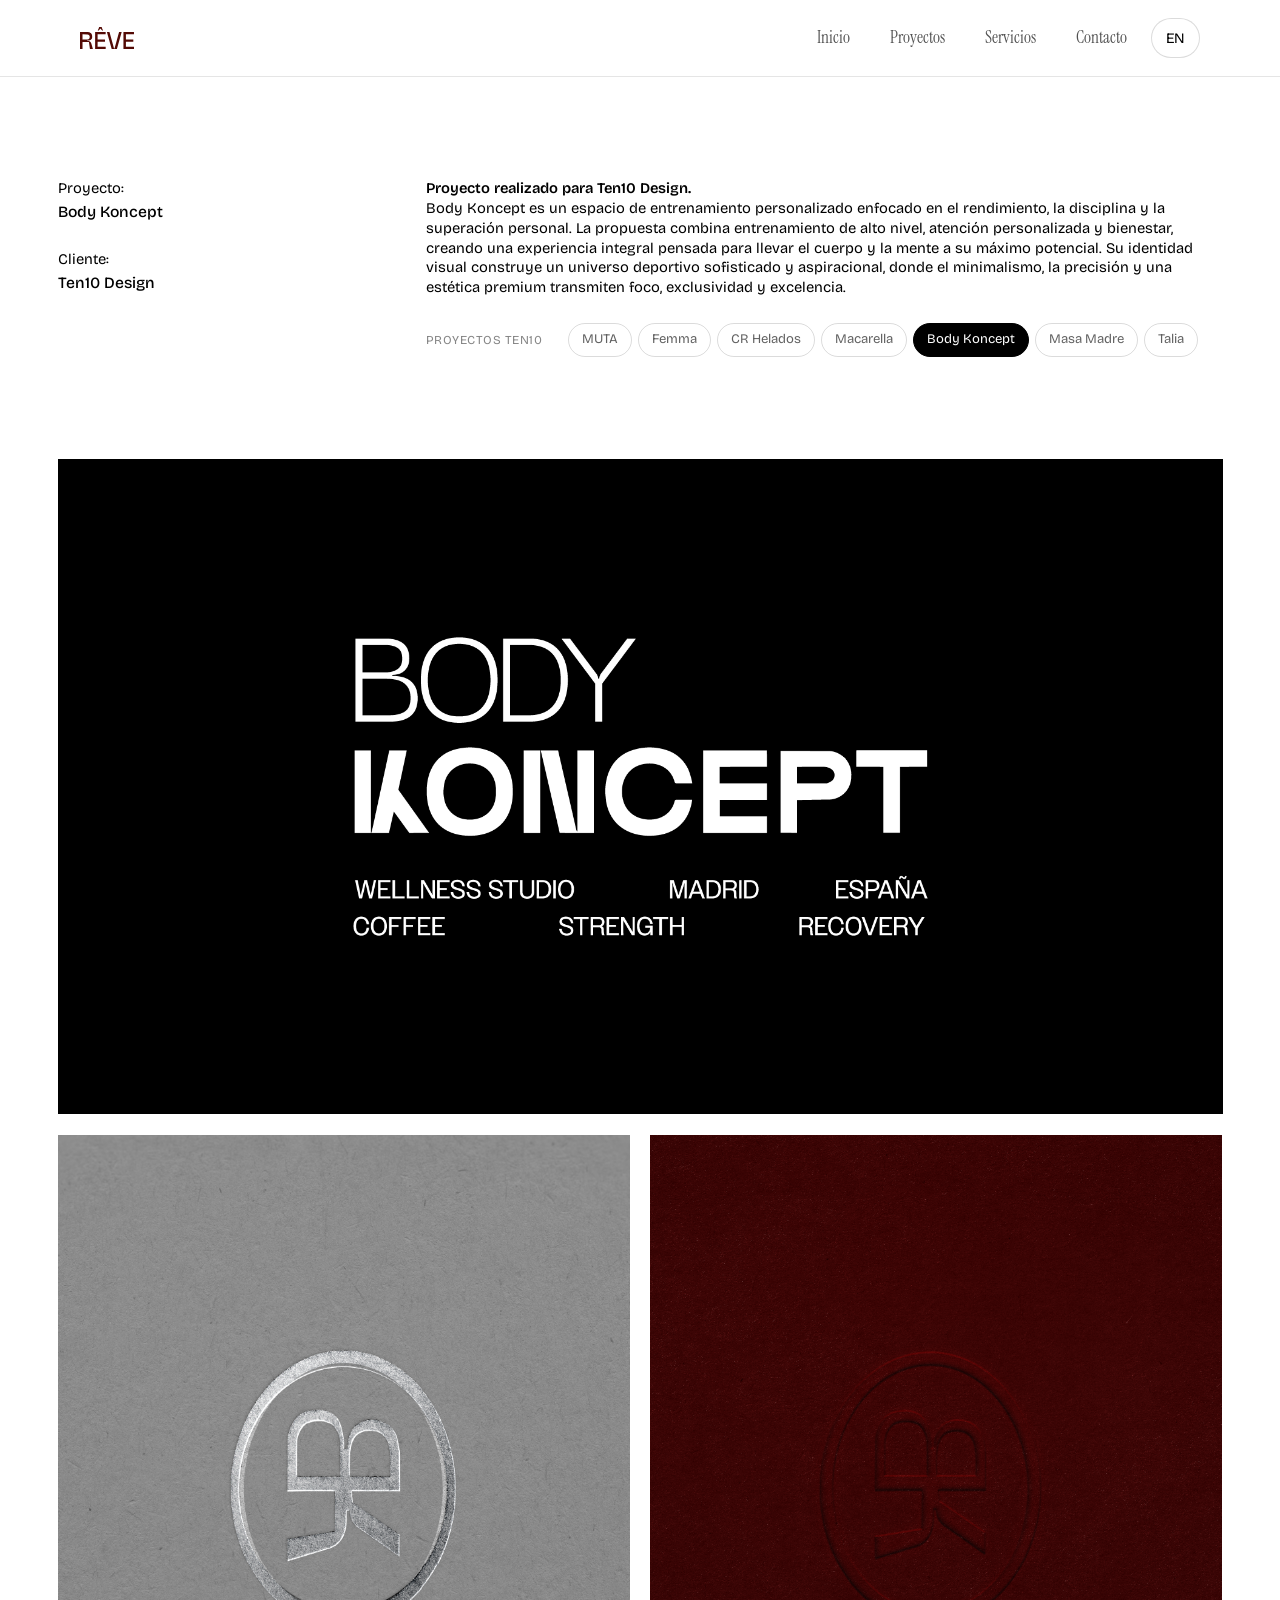
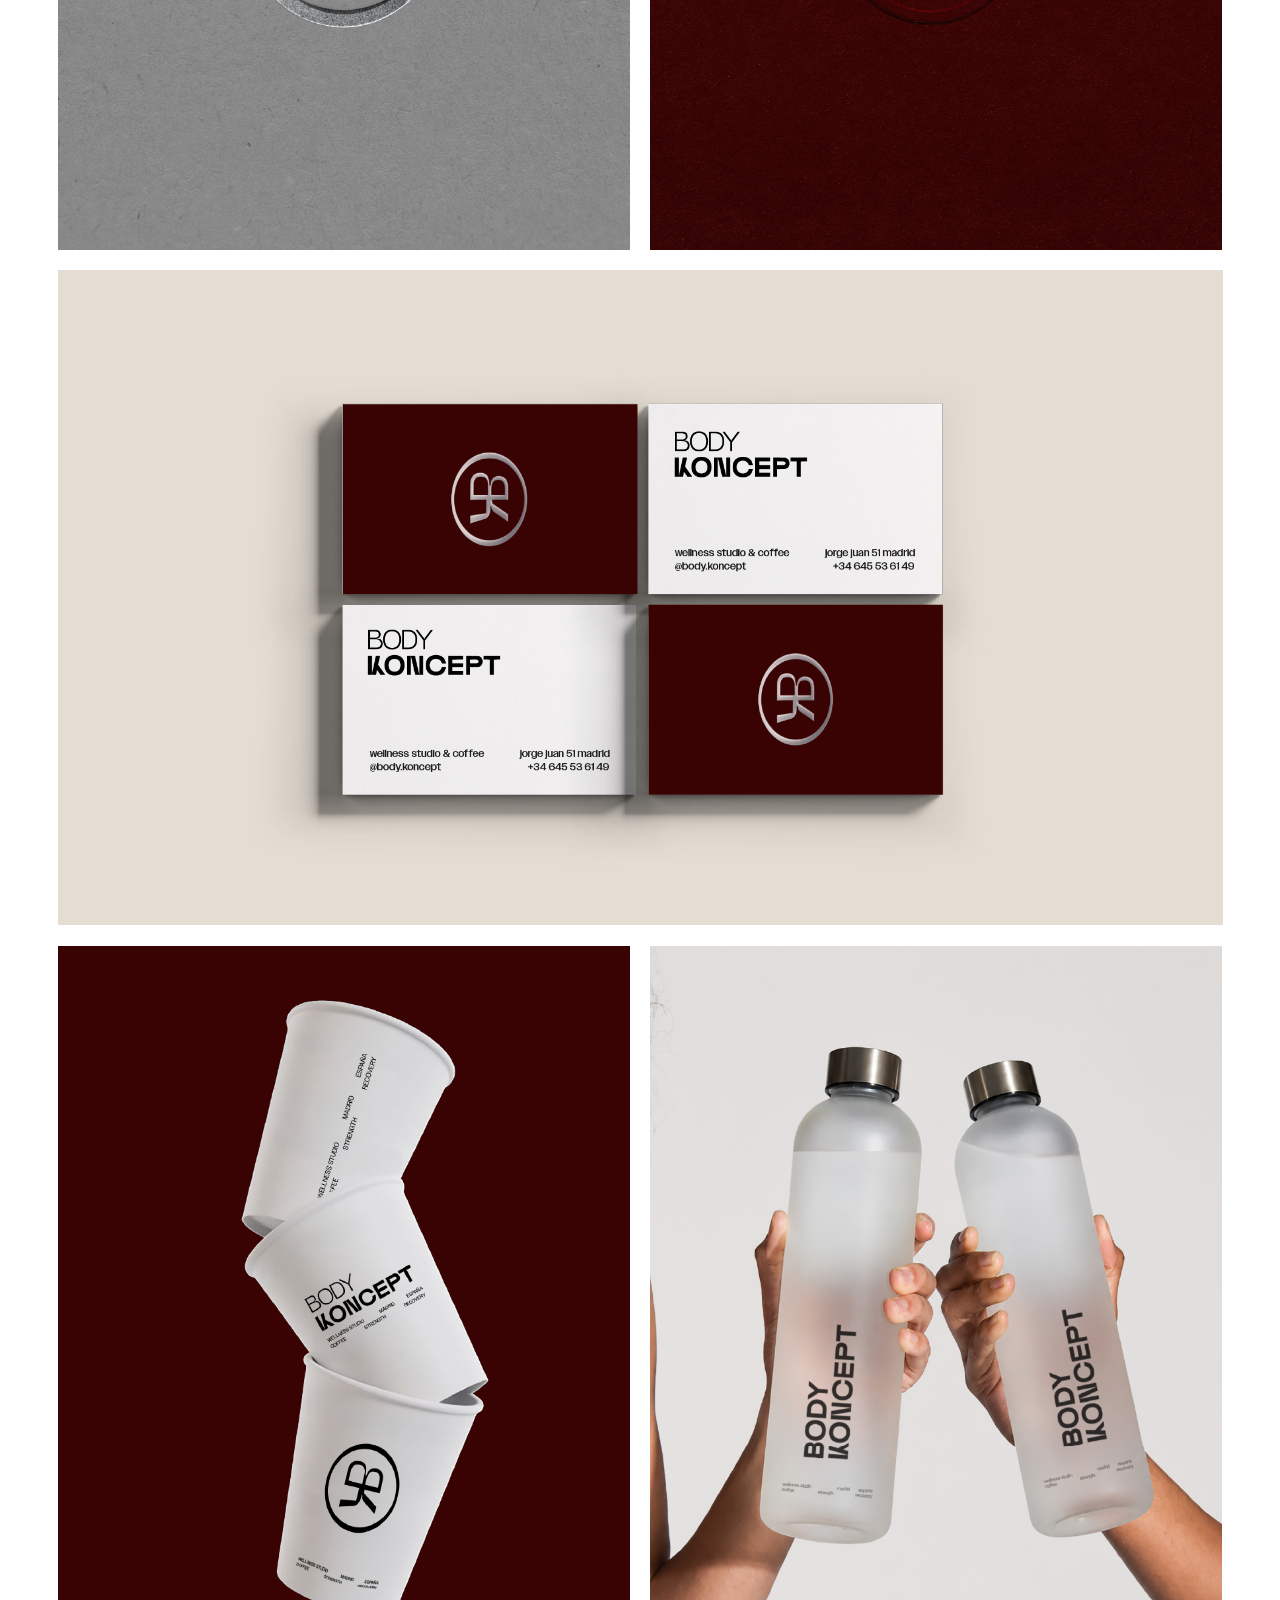
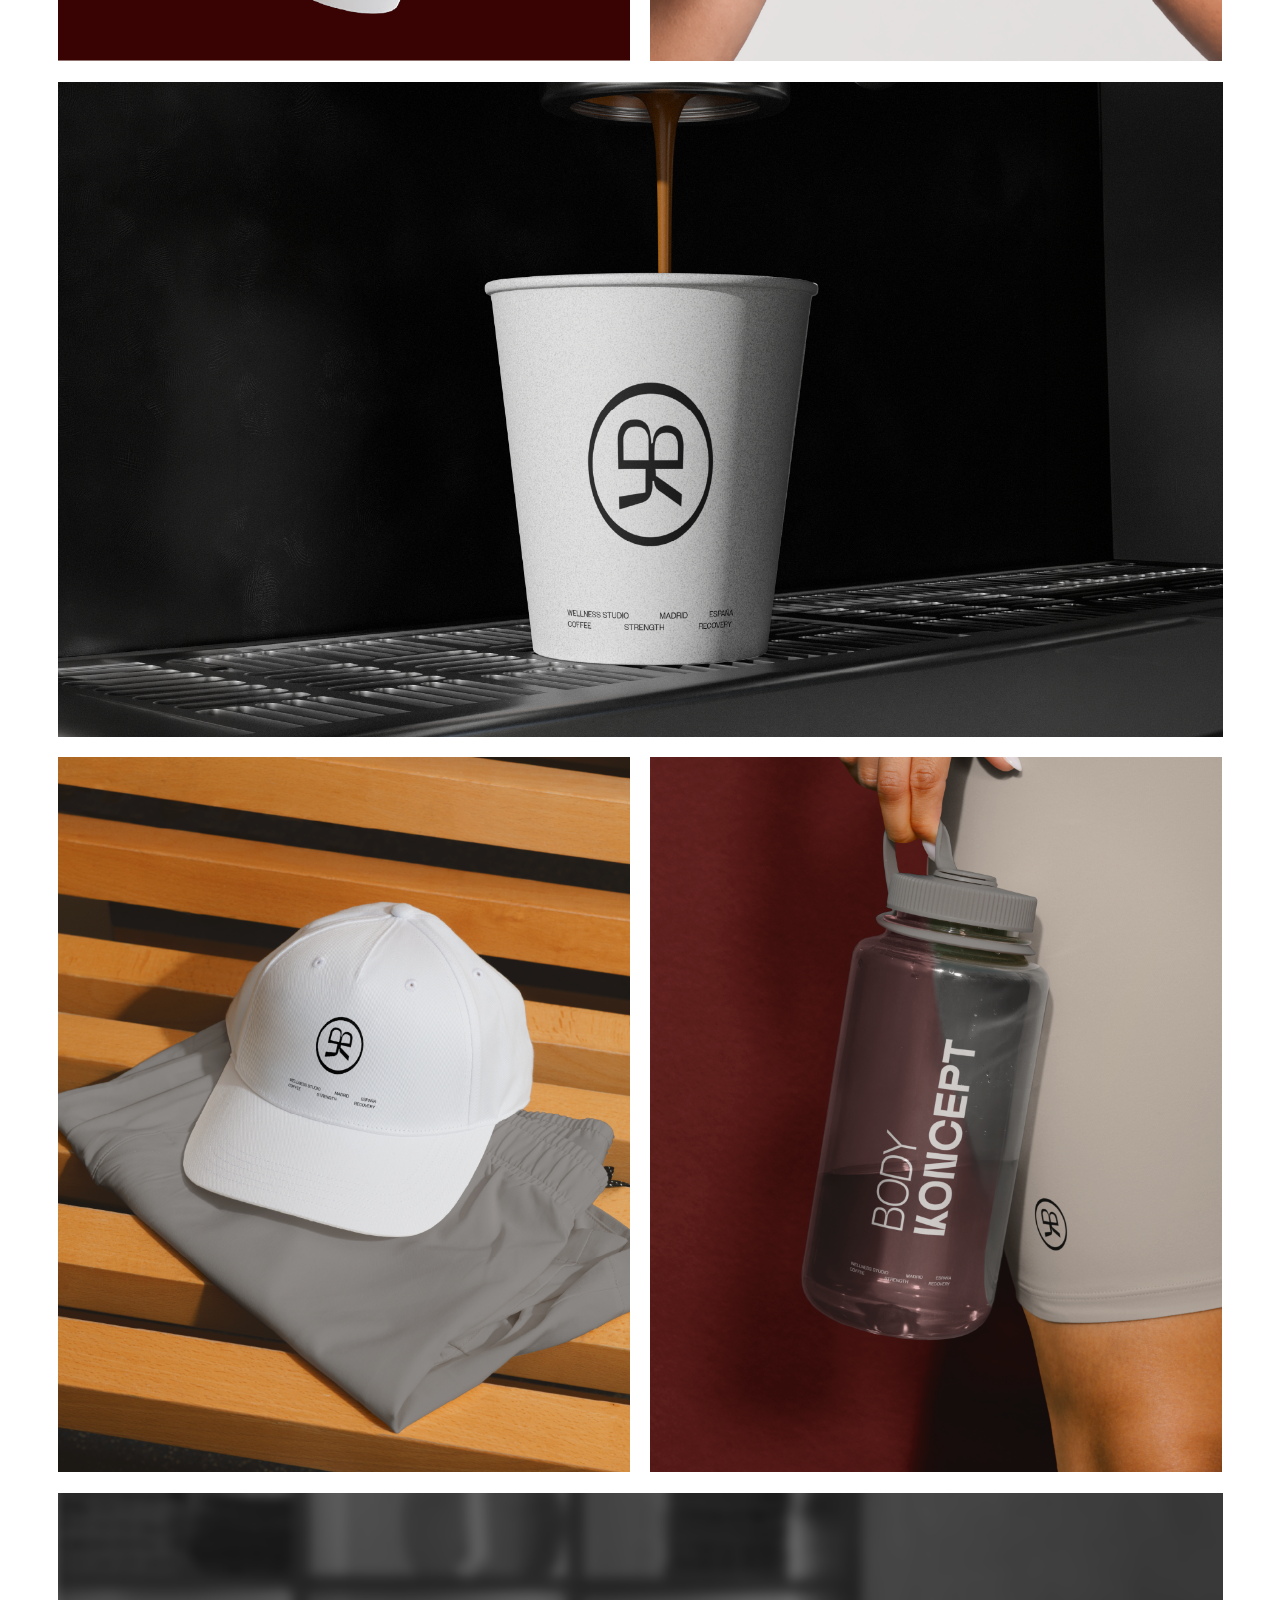
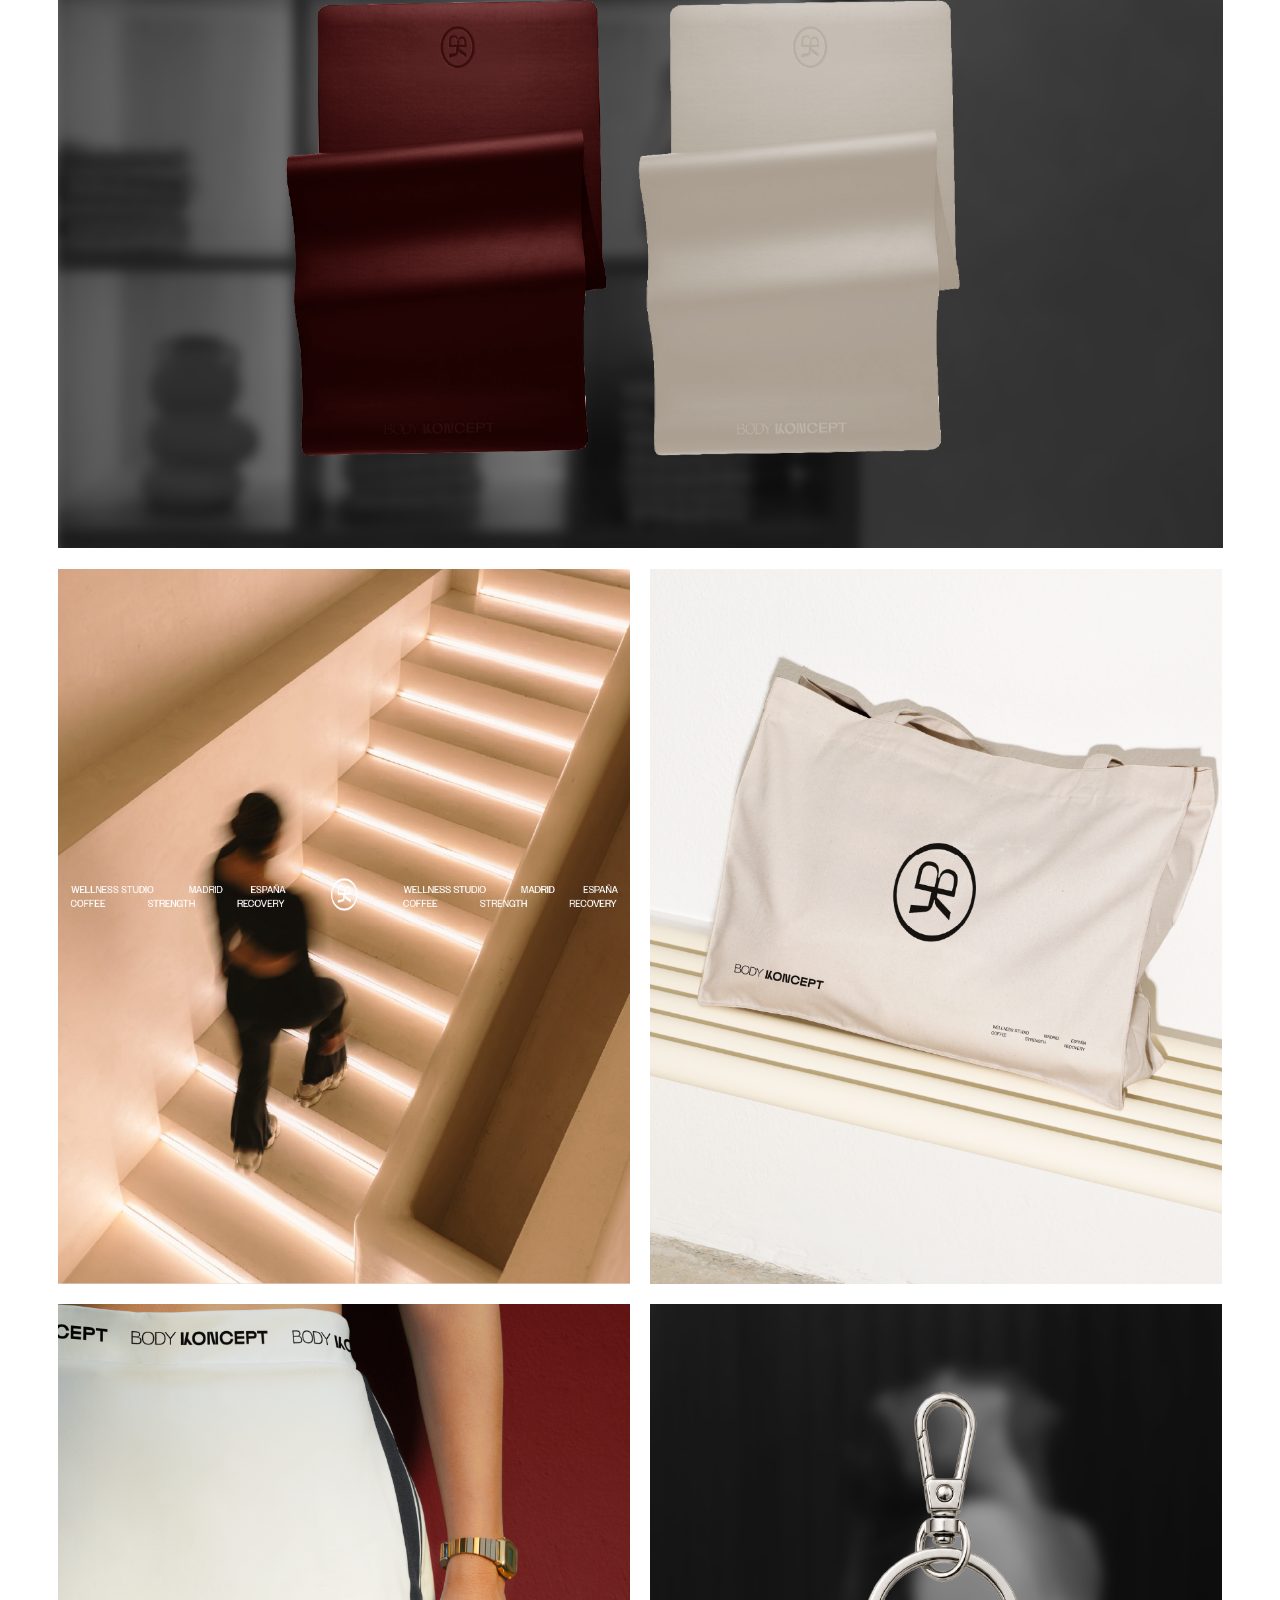
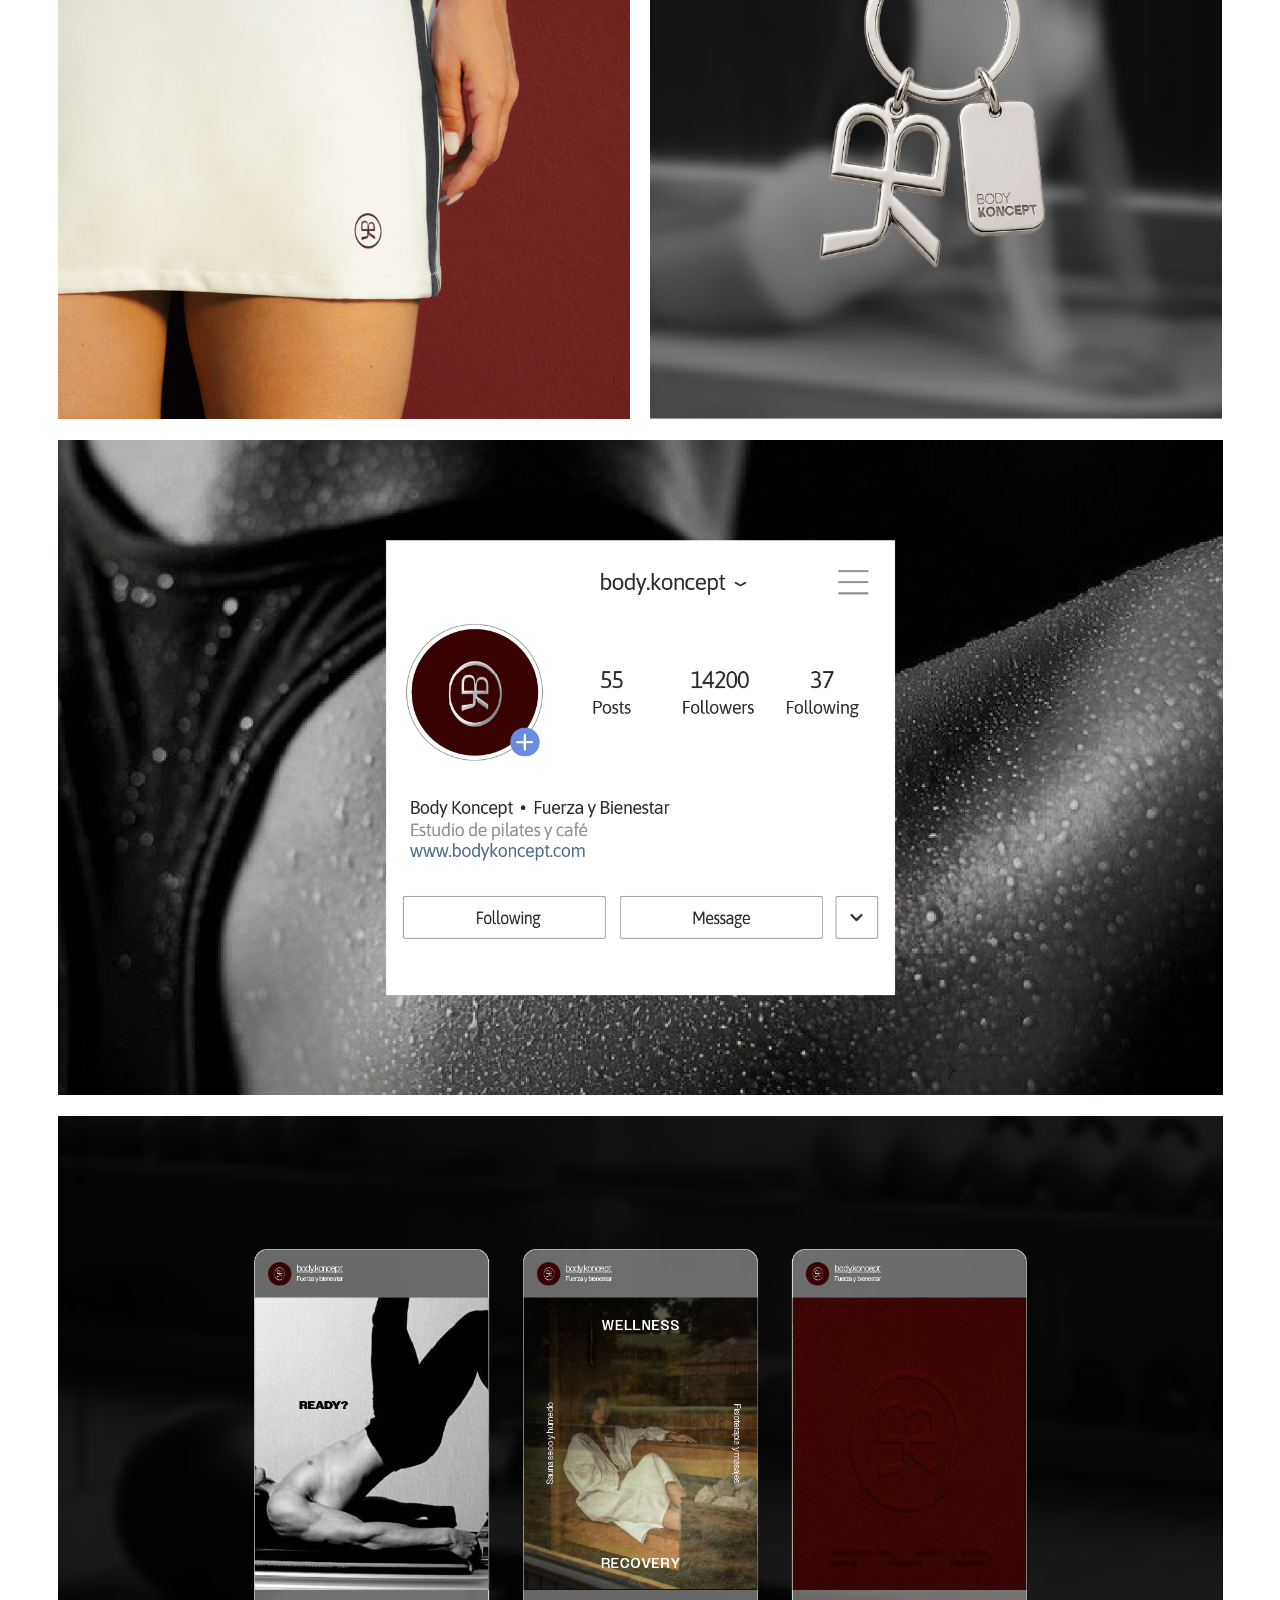
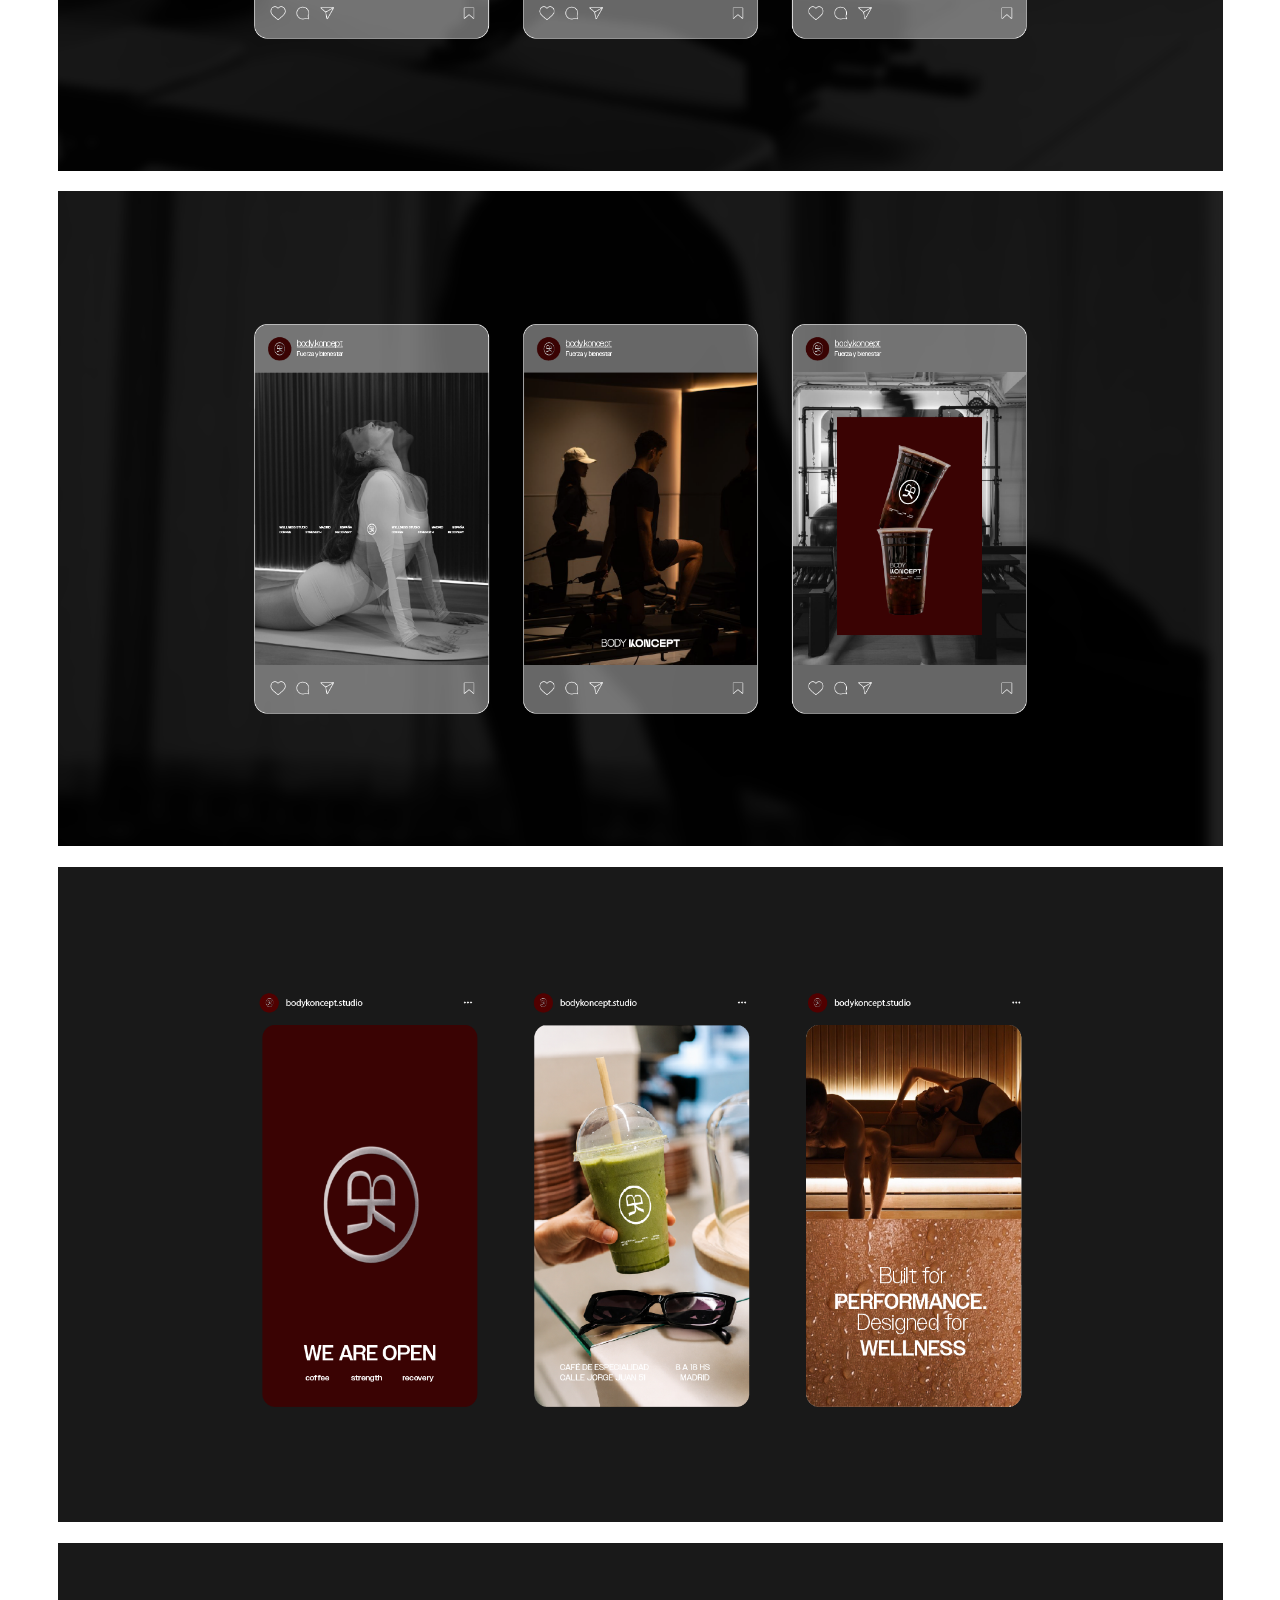
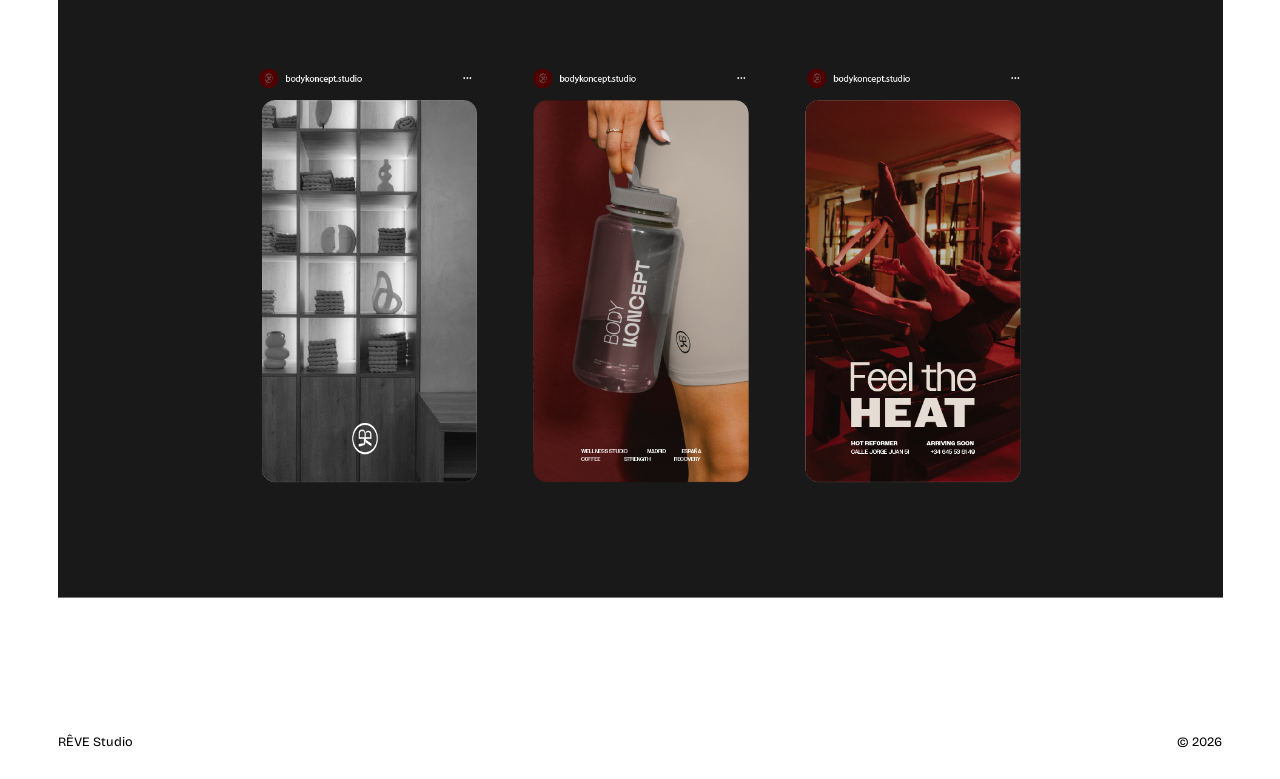
<file: proyectos/byten10/body-koncept/index.html>
<!DOCTYPE html>
<html lang="es">
  <head>
    <meta charset="UTF-8" />
    <meta name="viewport" content="width=device-width, initial-scale=1.0" />
    <meta name="robots" content="noindex, nofollow" />
    <meta name="description" content="Body Koncept — proyecto realizado para Ten10 Design por RÊVE Studio" />
    <title>Body Koncept — RÊVE Studio</title>
    <link rel="icon" href="../../../assets/FavIcon.svg" type="image/svg+xml" />
    <link rel="preconnect" href="https://fonts.googleapis.com" />
    <link rel="preconnect" href="https://fonts.gstatic.com" crossorigin />
    <link href="https://fonts.googleapis.com/css2?family=Bricolage+Grotesque:opsz,wdth,wght@12..96,100,200..800&family=Instrument+Serif:ital@0;1&display=swap" rel="stylesheet" />
    <link rel="stylesheet" href="../../../styles.css" />
    <link rel="stylesheet" href="../project.css" />
  </head>
  <body class="byten10-project">
    <header class="site-header">
      <nav class="navbar" aria-label="Navegación principal" data-nav>
        <a class="brand" href="../../../#inicio" aria-label="RÊVE Studio, ir al inicio">
          <img src="../../../assets/LOGO-Bordo.svg" alt="" aria-hidden="true" />
        </a>
        <button class="nav-toggle" type="button" aria-label="Abrir menú" aria-expanded="false" aria-controls="site-menu">
          <span></span><span></span>
        </button>
        <ul class="nav-menu" id="site-menu">
          <li><a href="../../../#inicio">Inicio</a></li>
          <li><a href="../../">Proyectos</a></li>
          <li><a href="../../../#servicios">Servicios</a></li>
          <li><a href="../../../#contacto">Contacto</a></li>
          <li><button class="language-toggle" type="button" aria-label="Cambiar idioma a inglés">EN</button></li>
        </ul>
      </nav>
    </header>

    <main class="byten10-main">
      <section class="byten10-intro" aria-label="Información del proyecto">
        <dl class="byten10-intro__facts">
          <div><dt>Proyecto:</dt><dd>Body Koncept</dd></div>
          <div><dt>Cliente:</dt><dd>Ten10 Design</dd></div>
        </dl>
        <p class="byten10-intro__description">
          <strong>Proyecto realizado para Ten10 Design.</strong><br />
          Body Koncept es un espacio de entrenamiento personalizado enfocado en el rendimiento, la disciplina y la superación personal. La propuesta combina entrenamiento de alto nivel, atención personalizada y bienestar, creando una experiencia integral pensada para llevar el cuerpo y la mente a su máximo potencial. Su identidad visual construye un universo deportivo sofisticado y aspiracional, donde el minimalismo, la precisión y una estética premium transmiten foco, exclusividad y excelencia.
        </p>
      </section>

      <section class="byten10-gallery" aria-label="Galería del proyecto Body Koncept">
        <figure class="byten10-gallery__item byten10-gallery__item--wide"><img src="images/1.webp" alt="Body Koncept — imagen 1" /><figcaption>Imagen horizontal 1</figcaption></figure>
        <figure class="byten10-gallery__item byten10-gallery__item--portrait"><img src="images/2.webp" alt="Body Koncept — imagen 2" loading="lazy" /><figcaption>Imagen vertical 2</figcaption></figure>
        <figure class="byten10-gallery__item byten10-gallery__item--portrait"><img src="images/3.webp" alt="Body Koncept — imagen 3" loading="lazy" /><figcaption>Imagen vertical 3</figcaption></figure>
        <figure class="byten10-gallery__item byten10-gallery__item--wide"><img src="images/4.webp" alt="Body Koncept — imagen 4" loading="lazy" /><figcaption>Imagen horizontal 4</figcaption></figure>
        <figure class="byten10-gallery__item byten10-gallery__item--portrait"><img src="images/5.webp" alt="Body Koncept — imagen 5" loading="lazy" /><figcaption>Imagen vertical 5</figcaption></figure>
        <figure class="byten10-gallery__item byten10-gallery__item--portrait"><img src="images/6.webp" alt="Body Koncept — imagen 6" loading="lazy" /><figcaption>Imagen vertical 6</figcaption></figure>
        <figure class="byten10-gallery__item byten10-gallery__item--wide"><img src="images/7.webp" alt="Body Koncept — imagen 7" loading="lazy" /><figcaption>Imagen horizontal 7</figcaption></figure>
        <figure class="byten10-gallery__item byten10-gallery__item--portrait"><img src="images/8.webp" alt="Body Koncept — imagen 8" loading="lazy" /><figcaption>Imagen vertical 8</figcaption></figure>
        <figure class="byten10-gallery__item byten10-gallery__item--portrait"><img src="images/9.webp" alt="Body Koncept — imagen 9" loading="lazy" /><figcaption>Imagen vertical 9</figcaption></figure>
        <figure class="byten10-gallery__item byten10-gallery__item--wide"><img src="images/10.webp" alt="Body Koncept — imagen 10" loading="lazy" /><figcaption>Imagen horizontal 10</figcaption></figure>
        <figure class="byten10-gallery__item byten10-gallery__item--portrait"><img src="images/11.webp" alt="Body Koncept — imagen 11" loading="lazy" /><figcaption>Imagen vertical 11</figcaption></figure>
        <figure class="byten10-gallery__item byten10-gallery__item--portrait"><img src="images/12.webp" alt="Body Koncept — imagen 12" loading="lazy" /><figcaption>Imagen vertical 12</figcaption></figure>
        <figure class="byten10-gallery__item byten10-gallery__item--portrait"><img src="images/13.webp" alt="Body Koncept — imagen 13" loading="lazy" /><figcaption>Imagen vertical 13</figcaption></figure>
        <figure class="byten10-gallery__item byten10-gallery__item--portrait"><img src="images/14.webp" alt="Body Koncept — imagen 14" loading="lazy" /><figcaption>Imagen vertical 14</figcaption></figure>
        <figure class="byten10-gallery__item byten10-gallery__item--wide"><img src="images/15.webp" alt="Body Koncept — imagen 15" loading="lazy" /><figcaption>Imagen horizontal 15</figcaption></figure>
        <figure class="byten10-gallery__item byten10-gallery__item--wide"><img src="images/16.webp" alt="Body Koncept — imagen 16" loading="lazy" /><figcaption>Imagen horizontal 16</figcaption></figure>
        <figure class="byten10-gallery__item byten10-gallery__item--wide"><img src="images/17.webp" alt="Body Koncept — imagen 17" loading="lazy" /><figcaption>Imagen horizontal 17</figcaption></figure>
        <figure class="byten10-gallery__item byten10-gallery__item--wide"><img src="images/18.webp" alt="Body Koncept — imagen 18" loading="lazy" /><figcaption>Imagen horizontal 18</figcaption></figure>
        <figure class="byten10-gallery__item byten10-gallery__item--wide"><img src="images/19.webp" alt="Body Koncept — imagen 19" loading="lazy" /><figcaption>Imagen horizontal 19</figcaption></figure>
      </section>
    </main>

    <footer class="byten10-footer"><p>RÊVE Studio</p><p>© <span id="current-year"></span></p></footer>
    <script src="../project-effects.js"></script>
    <script>
      const toggle = document.querySelector(".nav-toggle");
      const menu = document.querySelector("#site-menu");
      document.querySelector("#current-year").textContent = new Date().getFullYear();
      toggle.addEventListener("click", () => {
        const open = document.body.classList.toggle("nav-open");
        toggle.setAttribute("aria-expanded", String(open));
        toggle.setAttribute("aria-label", open ? "Cerrar menú" : "Abrir menú");
      });
      menu.querySelectorAll("a").forEach((link) => link.addEventListener("click", () => {
        document.body.classList.remove("nav-open");
        toggle.setAttribute("aria-expanded", "false");
      }));
    </script>
  </body>
</html>
</file>
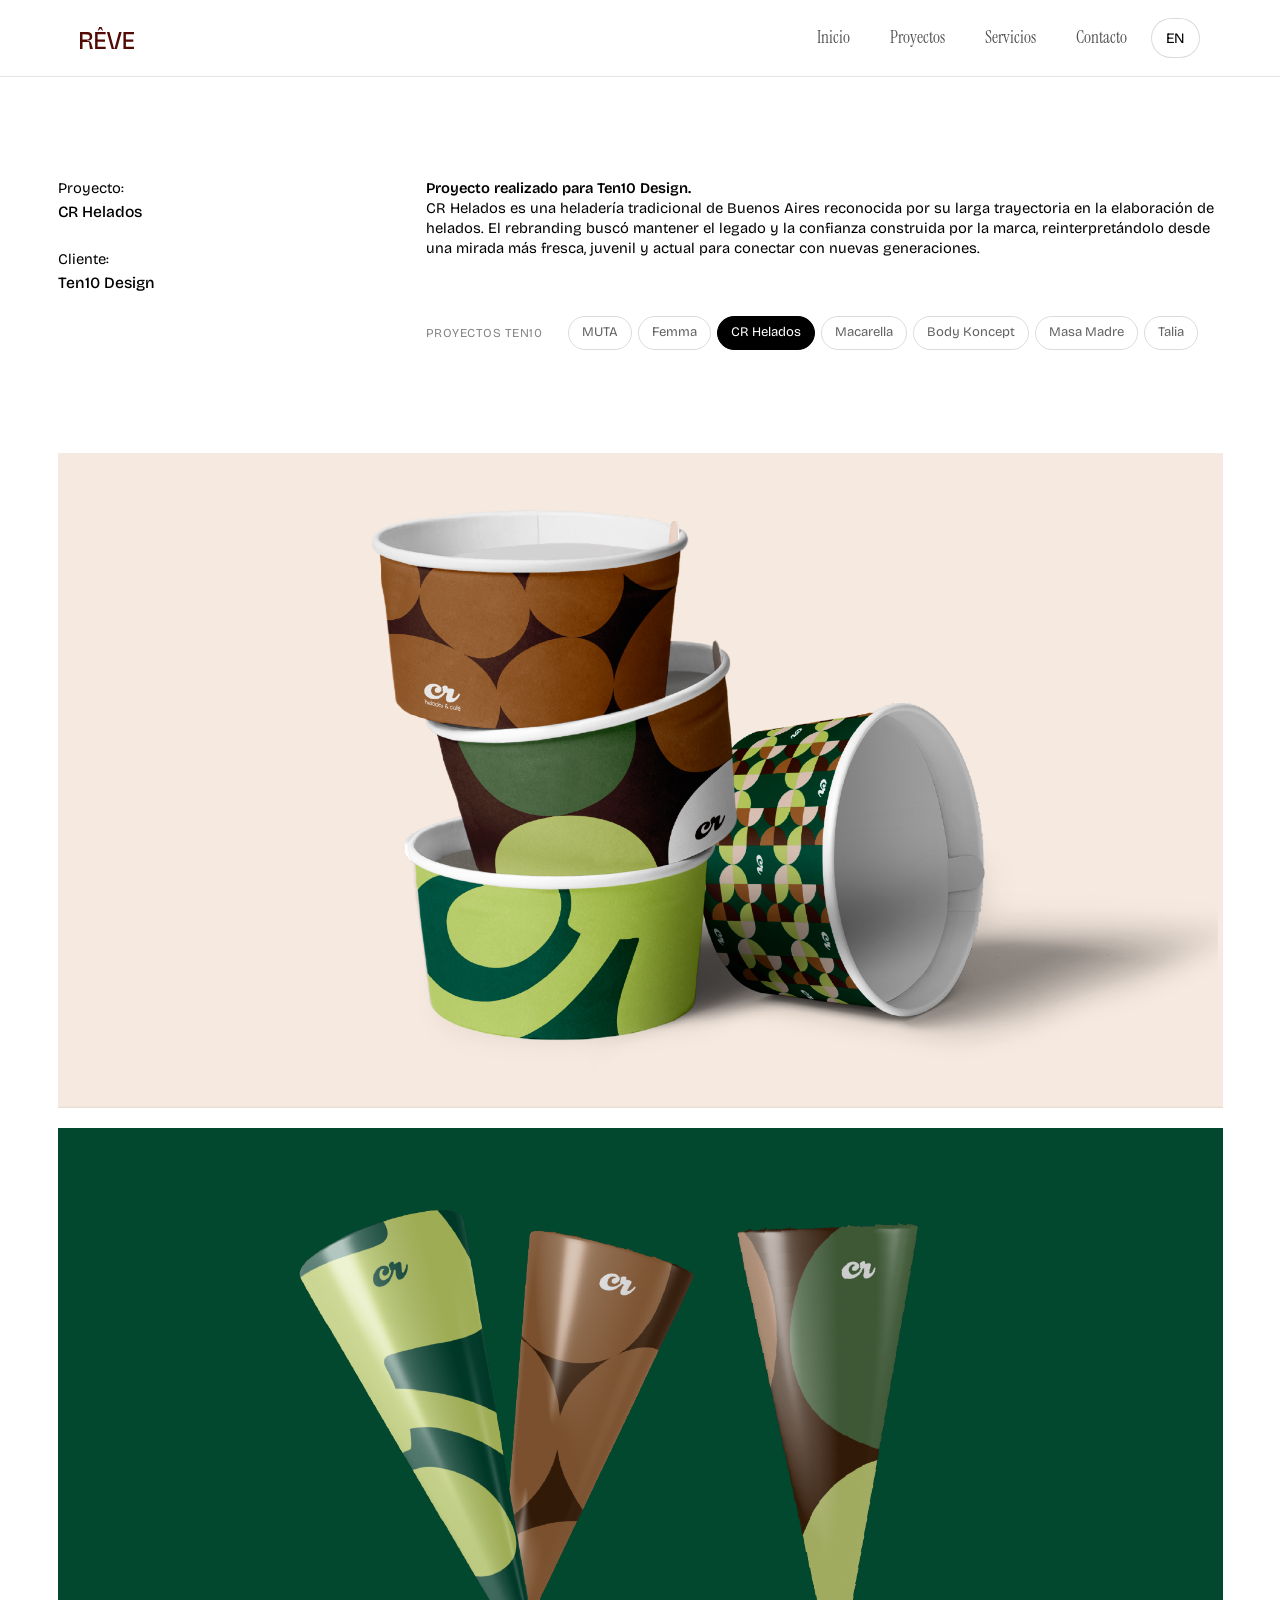
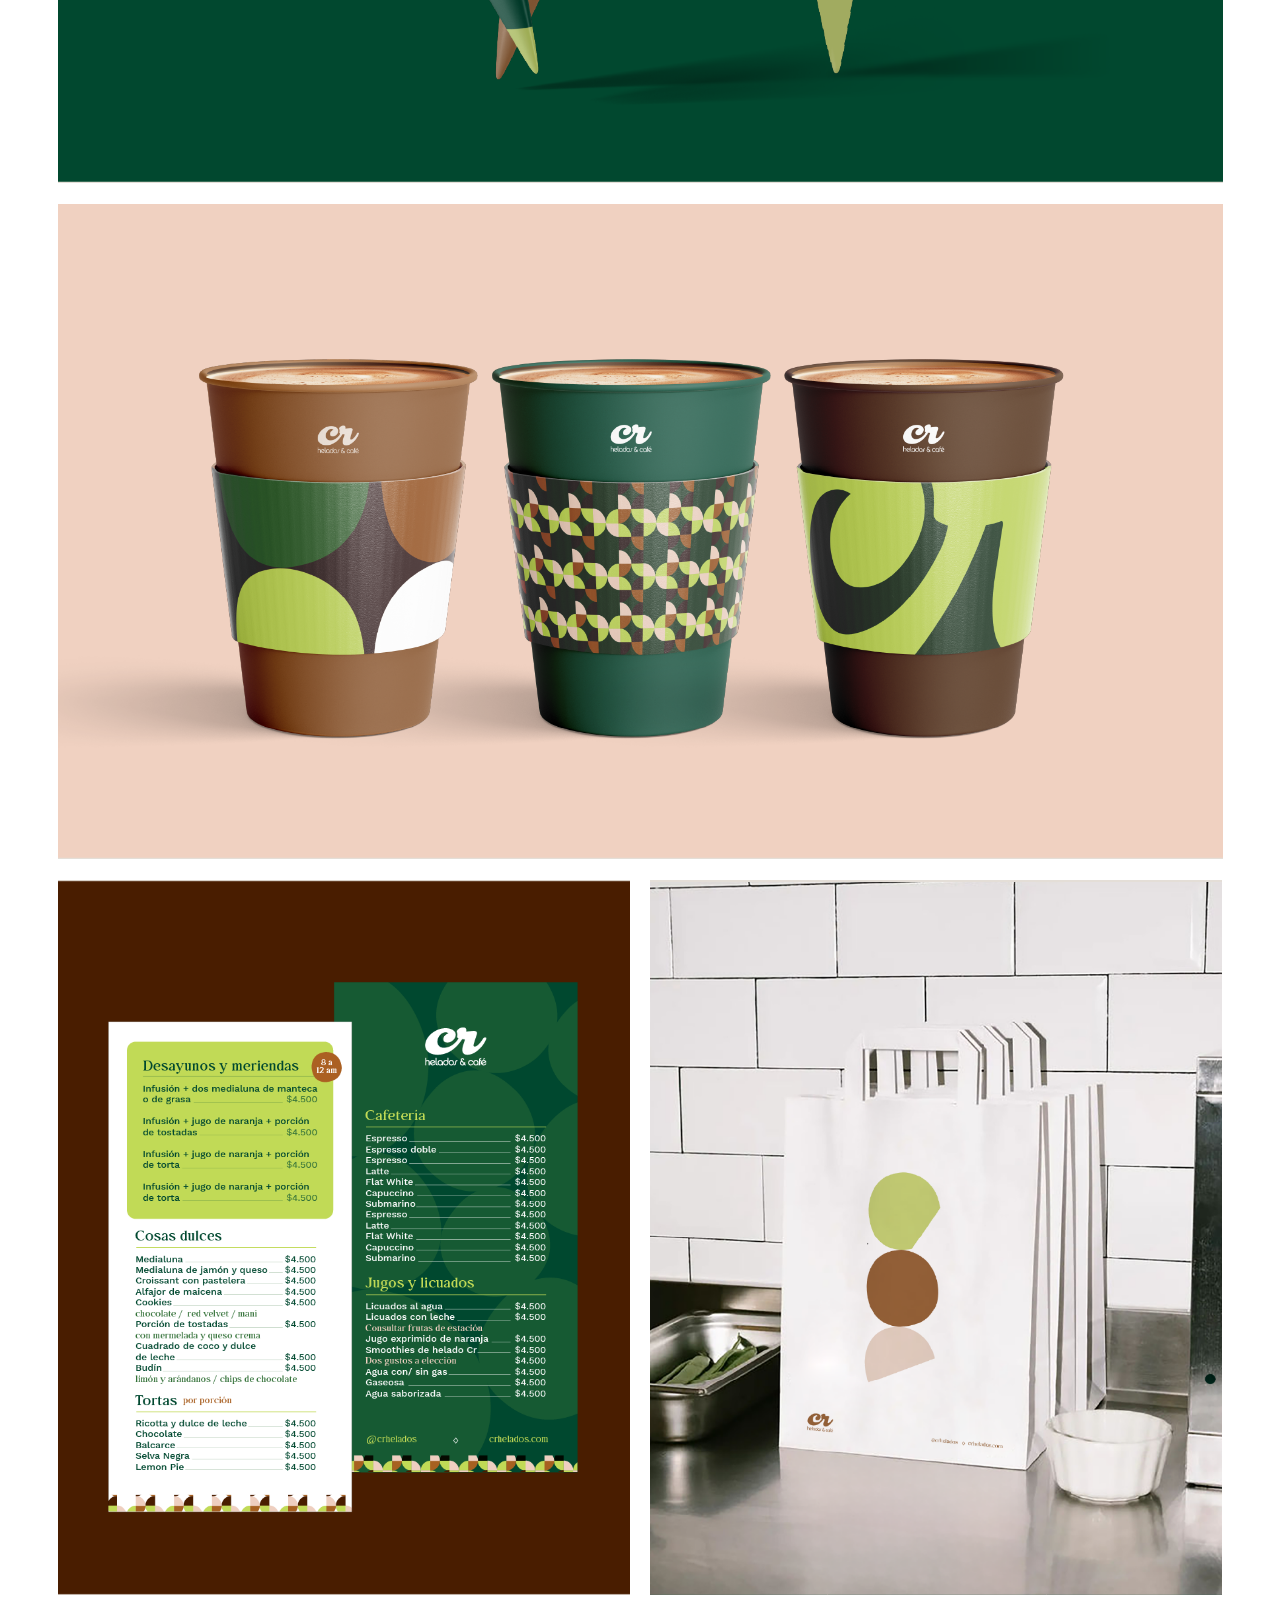
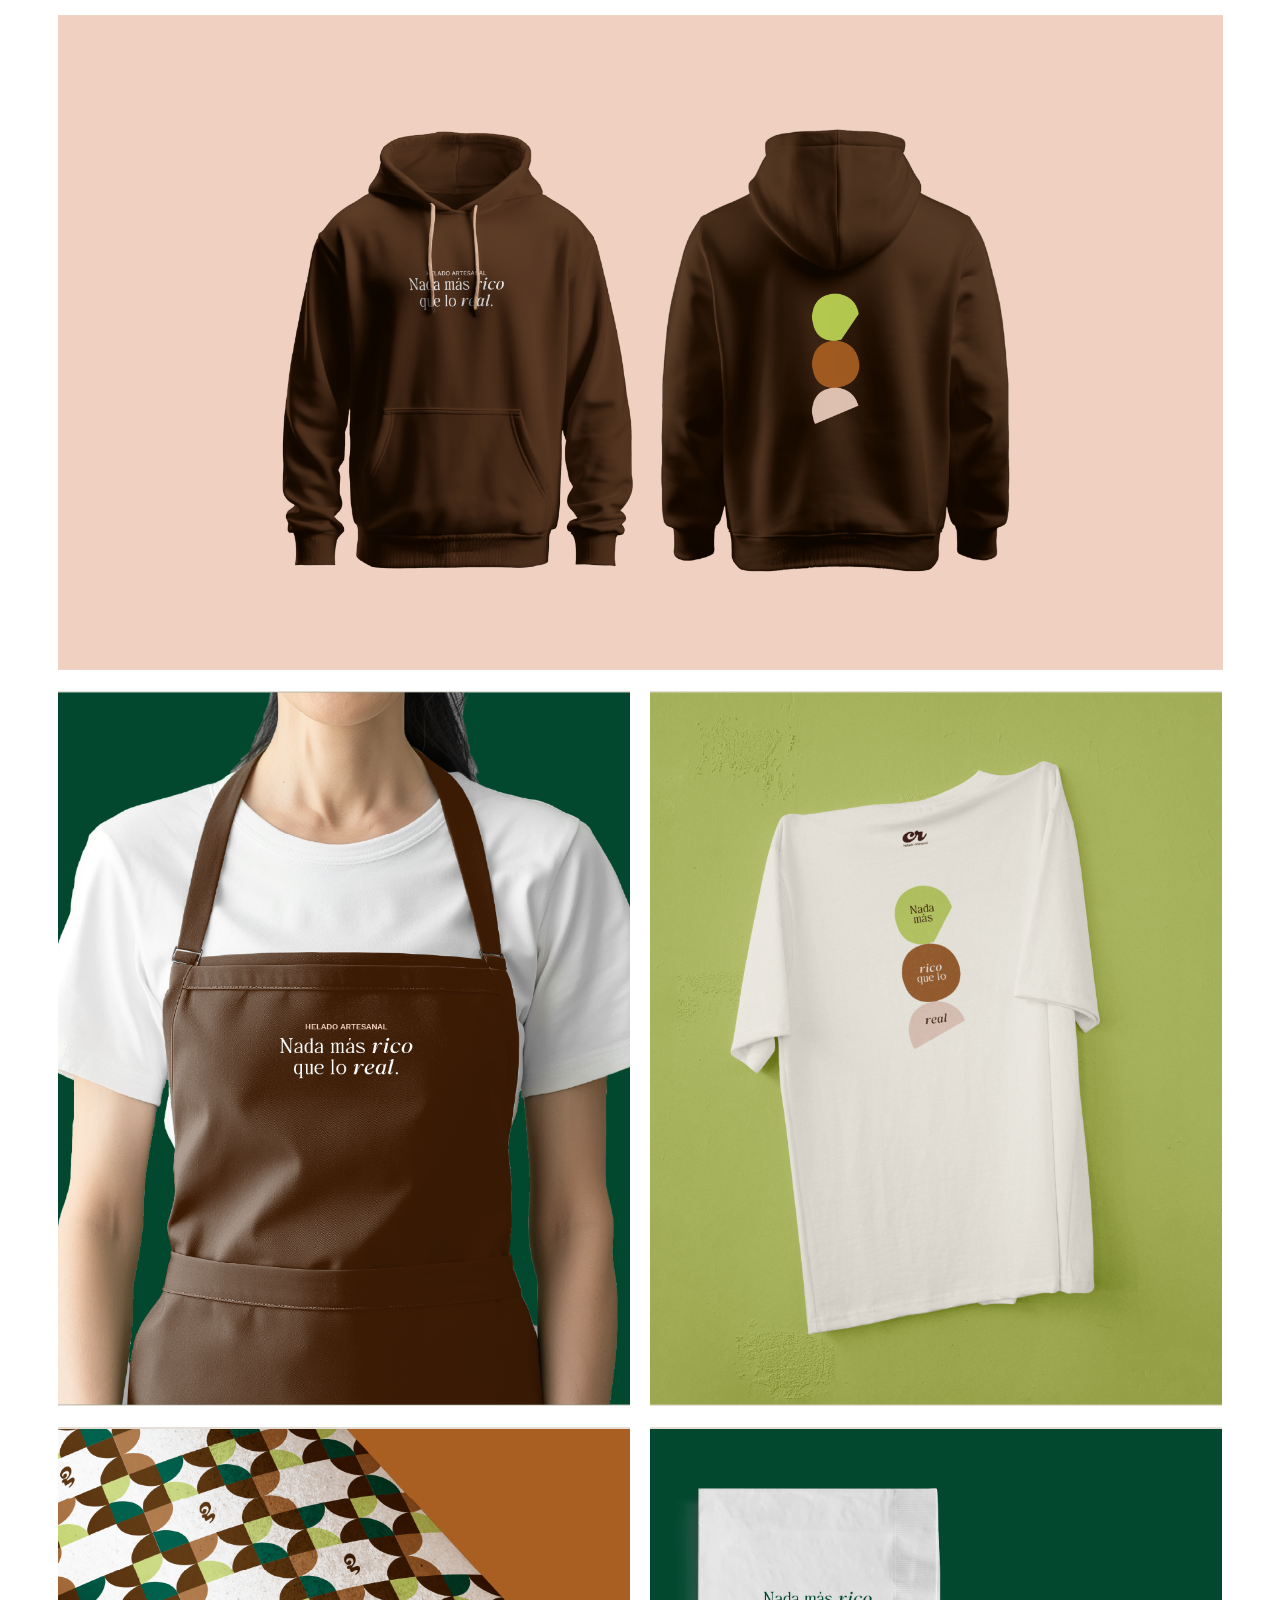
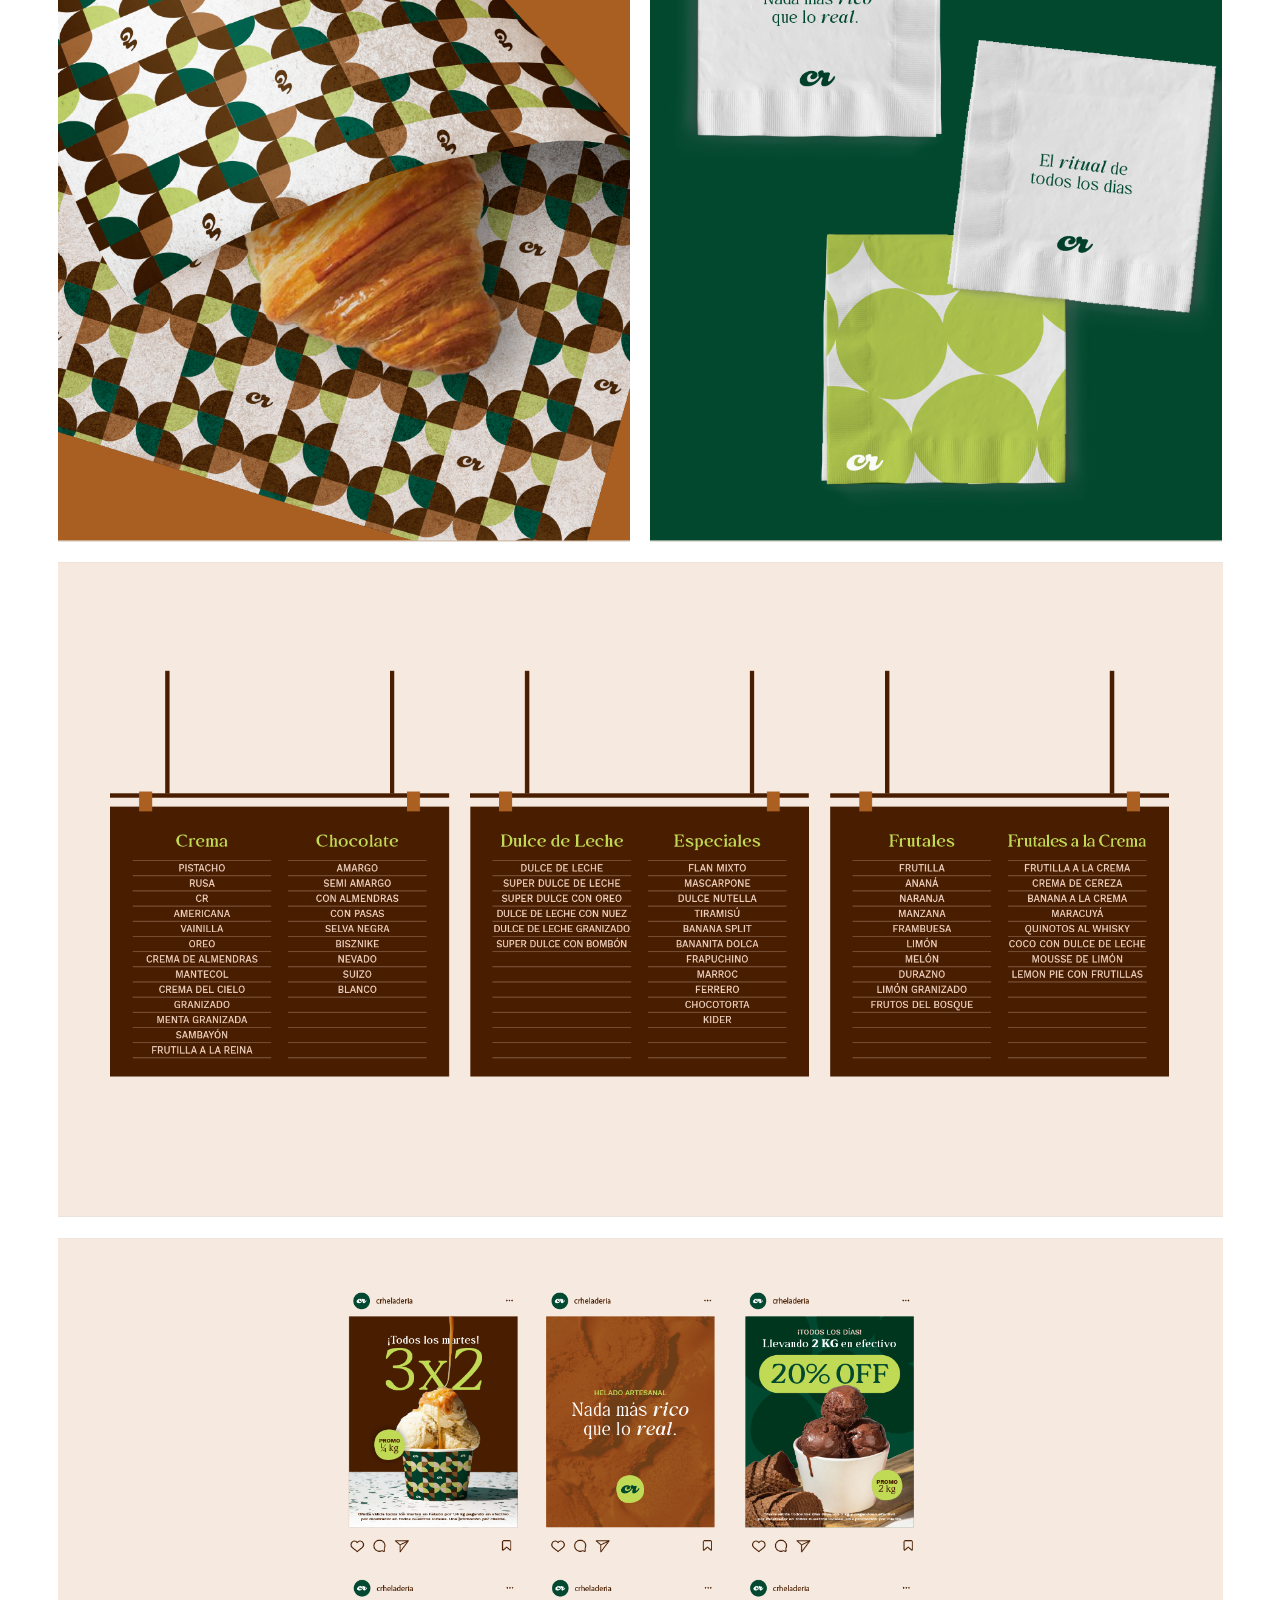
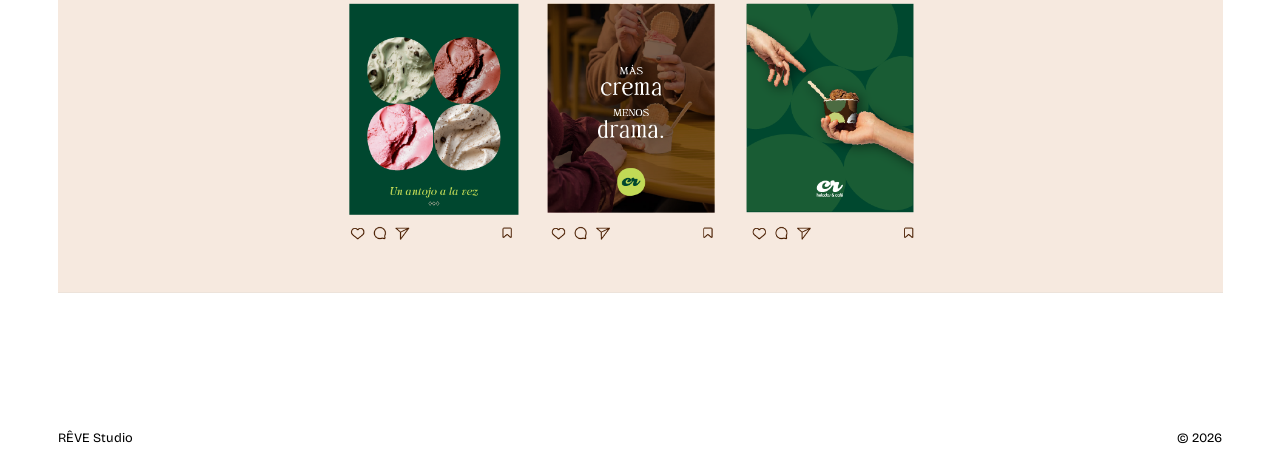
<file: proyectos/byten10/cr-helados/index.html>
<!DOCTYPE html>
<html lang="es">
  <head>
    <meta charset="UTF-8" />
    <meta name="viewport" content="width=device-width, initial-scale=1.0" />
    <meta name="robots" content="noindex, nofollow" />
    <meta name="description" content="CR Helados — proyecto realizado para Ten10 Design por RÊVE Studio" />
    <title>CR Helados — RÊVE Studio</title>
    <link rel="icon" href="../../../assets/FavIcon.svg" type="image/svg+xml" />
    <link rel="preconnect" href="https://fonts.googleapis.com" />
    <link rel="preconnect" href="https://fonts.gstatic.com" crossorigin />
    <link href="https://fonts.googleapis.com/css2?family=Bricolage+Grotesque:opsz,wdth,wght@12..96,100,200..800&family=Instrument+Serif:ital@0;1&display=swap" rel="stylesheet" />
    <link rel="stylesheet" href="../../../styles.css" />
    <link rel="stylesheet" href="../project.css" />
  </head>
  <body class="byten10-project">
    <header class="site-header">
      <nav class="navbar" aria-label="Navegación principal" data-nav>
        <a class="brand" href="../../../#inicio" aria-label="RÊVE Studio, ir al inicio">
          <img src="../../../assets/LOGO-Bordo.svg" alt="" aria-hidden="true" />
        </a>
        <button class="nav-toggle" type="button" aria-label="Abrir menú" aria-expanded="false" aria-controls="site-menu">
          <span></span><span></span>
        </button>
        <ul class="nav-menu" id="site-menu">
          <li><a href="../../../#inicio">Inicio</a></li>
          <li><a href="../../">Proyectos</a></li>
          <li><a href="../../../#servicios">Servicios</a></li>
          <li><a href="../../../#contacto">Contacto</a></li>
          <li><button class="language-toggle" type="button" aria-label="Cambiar idioma a inglés">EN</button></li>
        </ul>
      </nav>
    </header>

    <main class="byten10-main">
      <section class="byten10-intro" aria-label="Información del proyecto">
        <dl class="byten10-intro__facts">
          <div><dt>Proyecto:</dt><dd>CR Helados</dd></div>
          <div><dt>Cliente:</dt><dd>Ten10 Design</dd></div>
        </dl>
        <p class="byten10-intro__description">
          <strong>Proyecto realizado para Ten10 Design.</strong><br />
          CR Helados es una heladería tradicional de Buenos Aires reconocida por su larga trayectoria en la elaboración de helados. El rebranding buscó mantener el legado y la confianza construida por la marca, reinterpretándolo desde una mirada más fresca, juvenil y actual para conectar con nuevas generaciones.
        </p>
      </section>

      <section class="byten10-gallery" aria-label="Galería del proyecto CR Helados">
        <figure class="byten10-gallery__item byten10-gallery__item--wide"><img src="images/1.webp" alt="CR Helados — imagen 1" /><figcaption>Imagen horizontal 1</figcaption></figure>
        <figure class="byten10-gallery__item byten10-gallery__item--wide"><img src="images/2.webp" alt="CR Helados — imagen 2" loading="lazy" /><figcaption>Imagen horizontal 2</figcaption></figure>
        <figure class="byten10-gallery__item byten10-gallery__item--wide"><img src="images/3.webp" alt="CR Helados — imagen 3" loading="lazy" /><figcaption>Imagen horizontal 3</figcaption></figure>
        <figure class="byten10-gallery__item byten10-gallery__item--portrait"><img src="images/4.webp" alt="CR Helados — imagen 4" loading="lazy" /><figcaption>Imagen vertical 4</figcaption></figure>
        <figure class="byten10-gallery__item byten10-gallery__item--portrait"><img src="images/5.webp" alt="CR Helados — imagen 5" loading="lazy" /><figcaption>Imagen vertical 5</figcaption></figure>
        <figure class="byten10-gallery__item byten10-gallery__item--wide"><img src="images/6.webp" alt="CR Helados — imagen 6" loading="lazy" /><figcaption>Imagen horizontal 6</figcaption></figure>
        <figure class="byten10-gallery__item byten10-gallery__item--portrait"><img src="images/7.webp" alt="CR Helados — imagen 7" loading="lazy" /><figcaption>Imagen vertical 7</figcaption></figure>
        <figure class="byten10-gallery__item byten10-gallery__item--portrait"><img src="images/8.webp" alt="CR Helados — imagen 8" loading="lazy" /><figcaption>Imagen vertical 8</figcaption></figure>
        <figure class="byten10-gallery__item byten10-gallery__item--portrait"><img src="images/9.webp" alt="CR Helados — imagen 9" loading="lazy" /><figcaption>Imagen vertical 9</figcaption></figure>
        <figure class="byten10-gallery__item byten10-gallery__item--portrait"><img src="images/10.webp" alt="CR Helados — imagen 10" loading="lazy" /><figcaption>Imagen vertical 10</figcaption></figure>
        <figure class="byten10-gallery__item byten10-gallery__item--wide"><img src="images/11.webp" alt="CR Helados — imagen 11" loading="lazy" /><figcaption>Imagen horizontal 11</figcaption></figure>
        <figure class="byten10-gallery__item byten10-gallery__item--wide"><img src="images/12.webp" alt="CR Helados — imagen 12" loading="lazy" /><figcaption>Imagen horizontal 12</figcaption></figure>
      </section>
    </main>

    <footer class="byten10-footer"><p>RÊVE Studio</p><p>© <span id="current-year"></span></p></footer>
    <script src="../project-effects.js"></script>
    <script>
      const toggle = document.querySelector(".nav-toggle");
      const menu = document.querySelector("#site-menu");
      document.querySelector("#current-year").textContent = new Date().getFullYear();
      toggle.addEventListener("click", () => {
        const open = document.body.classList.toggle("nav-open");
        toggle.setAttribute("aria-expanded", String(open));
        toggle.setAttribute("aria-label", open ? "Cerrar menú" : "Abrir menú");
      });
      menu.querySelectorAll("a").forEach((link) => link.addEventListener("click", () => {
        document.body.classList.remove("nav-open");
        toggle.setAttribute("aria-expanded", "false");
      }));
    </script>
  </body>
</html>
</file>
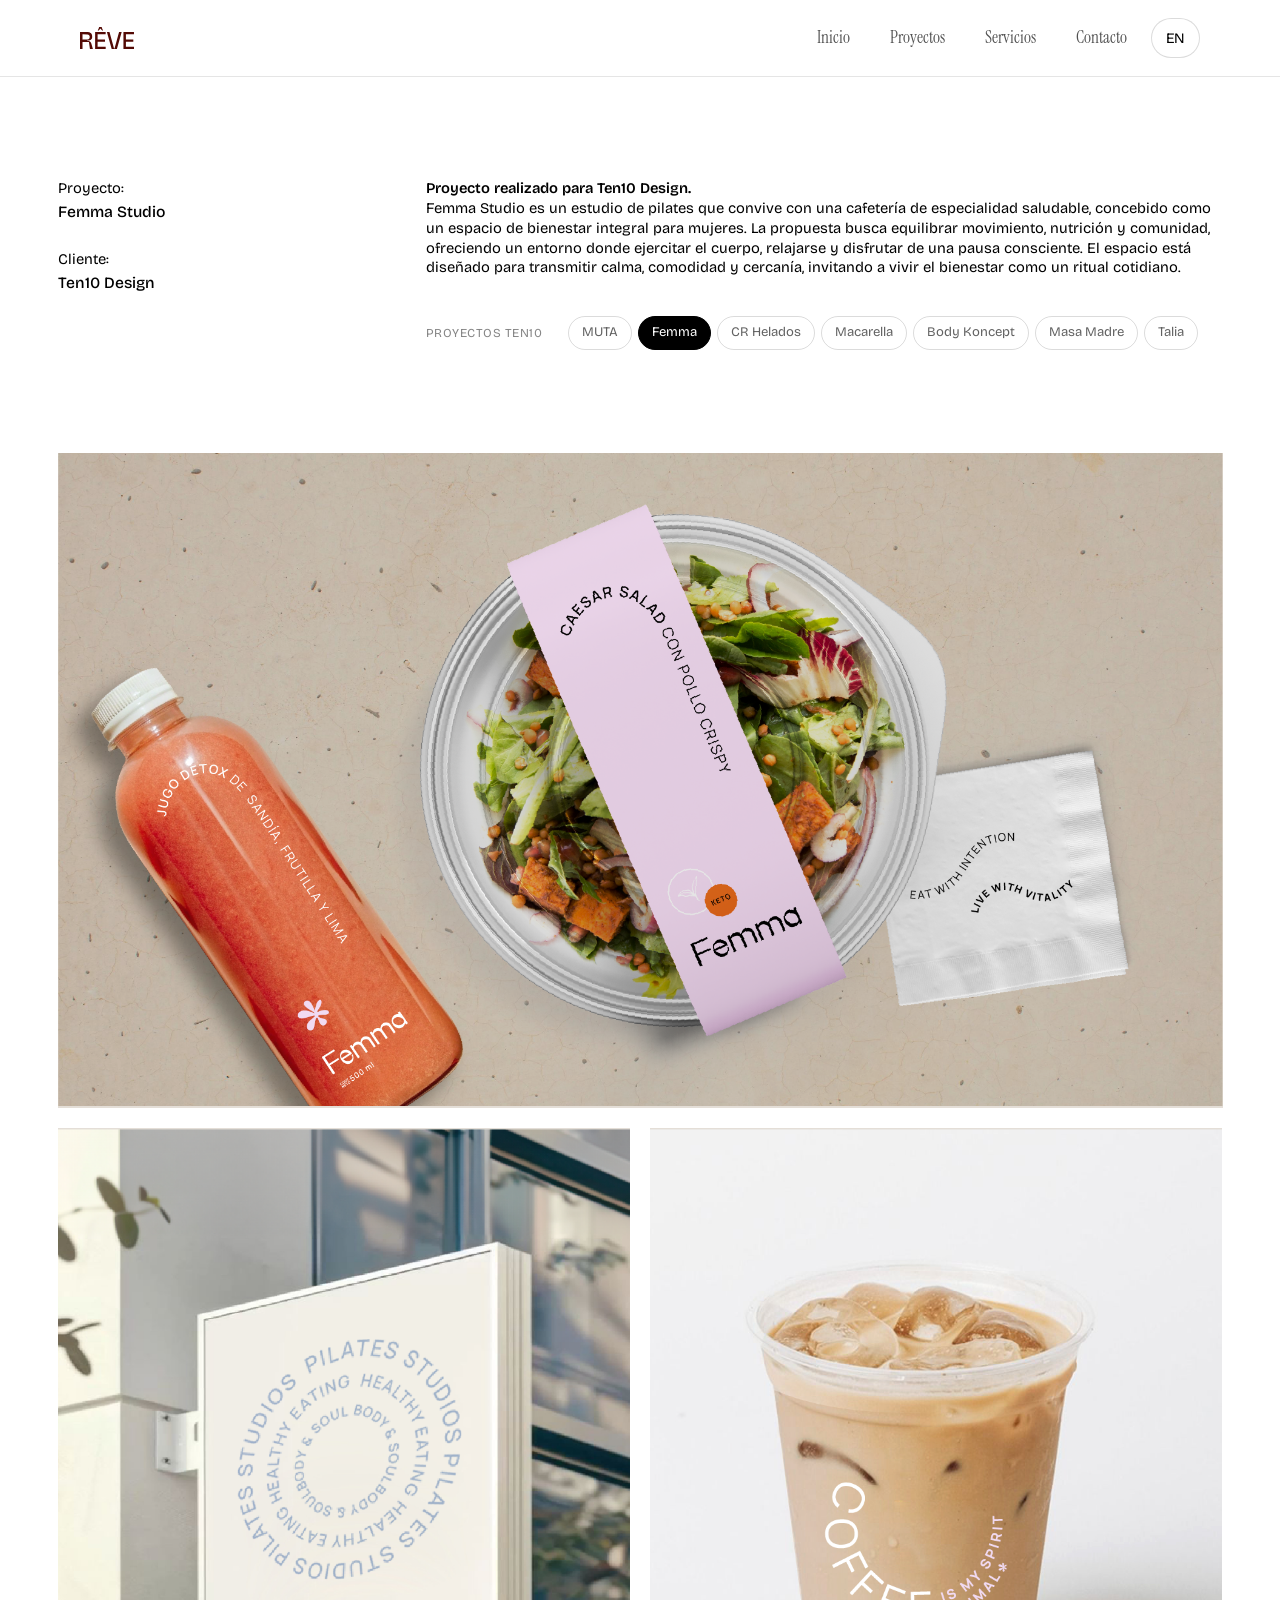
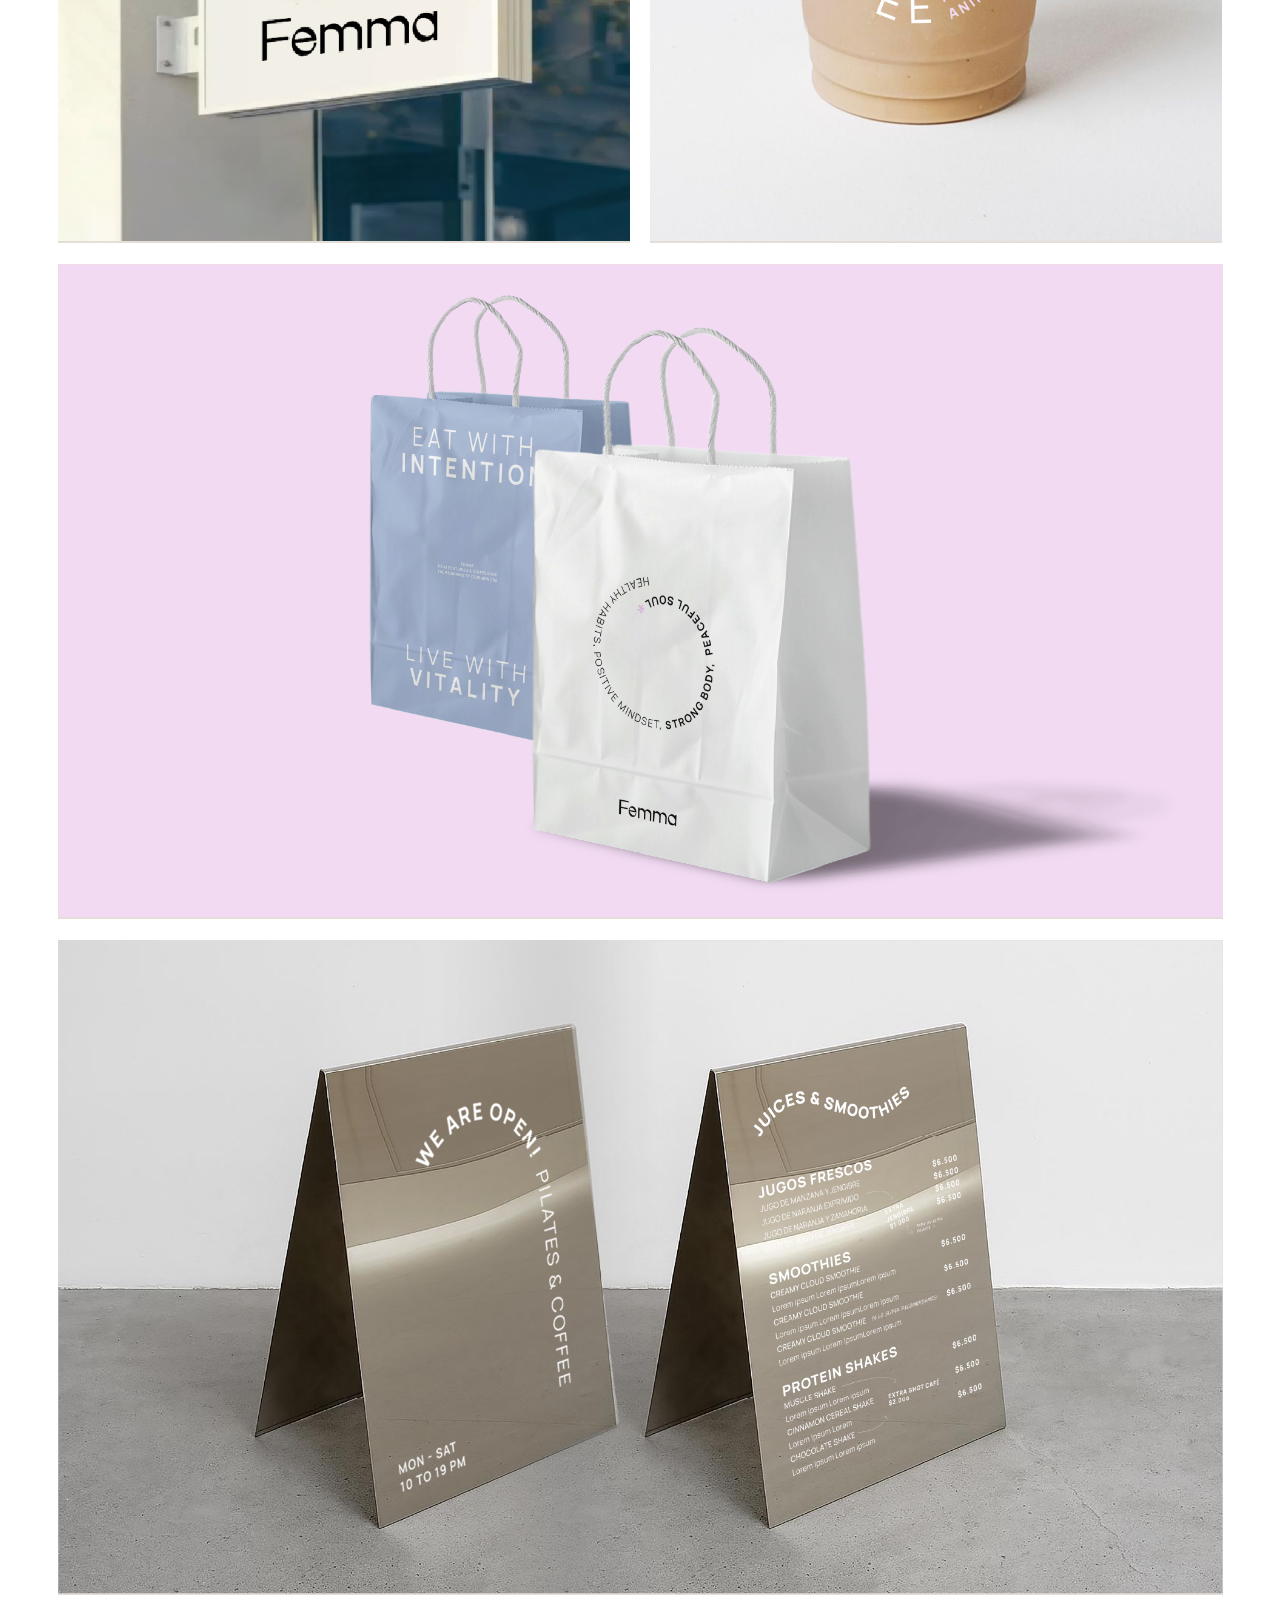
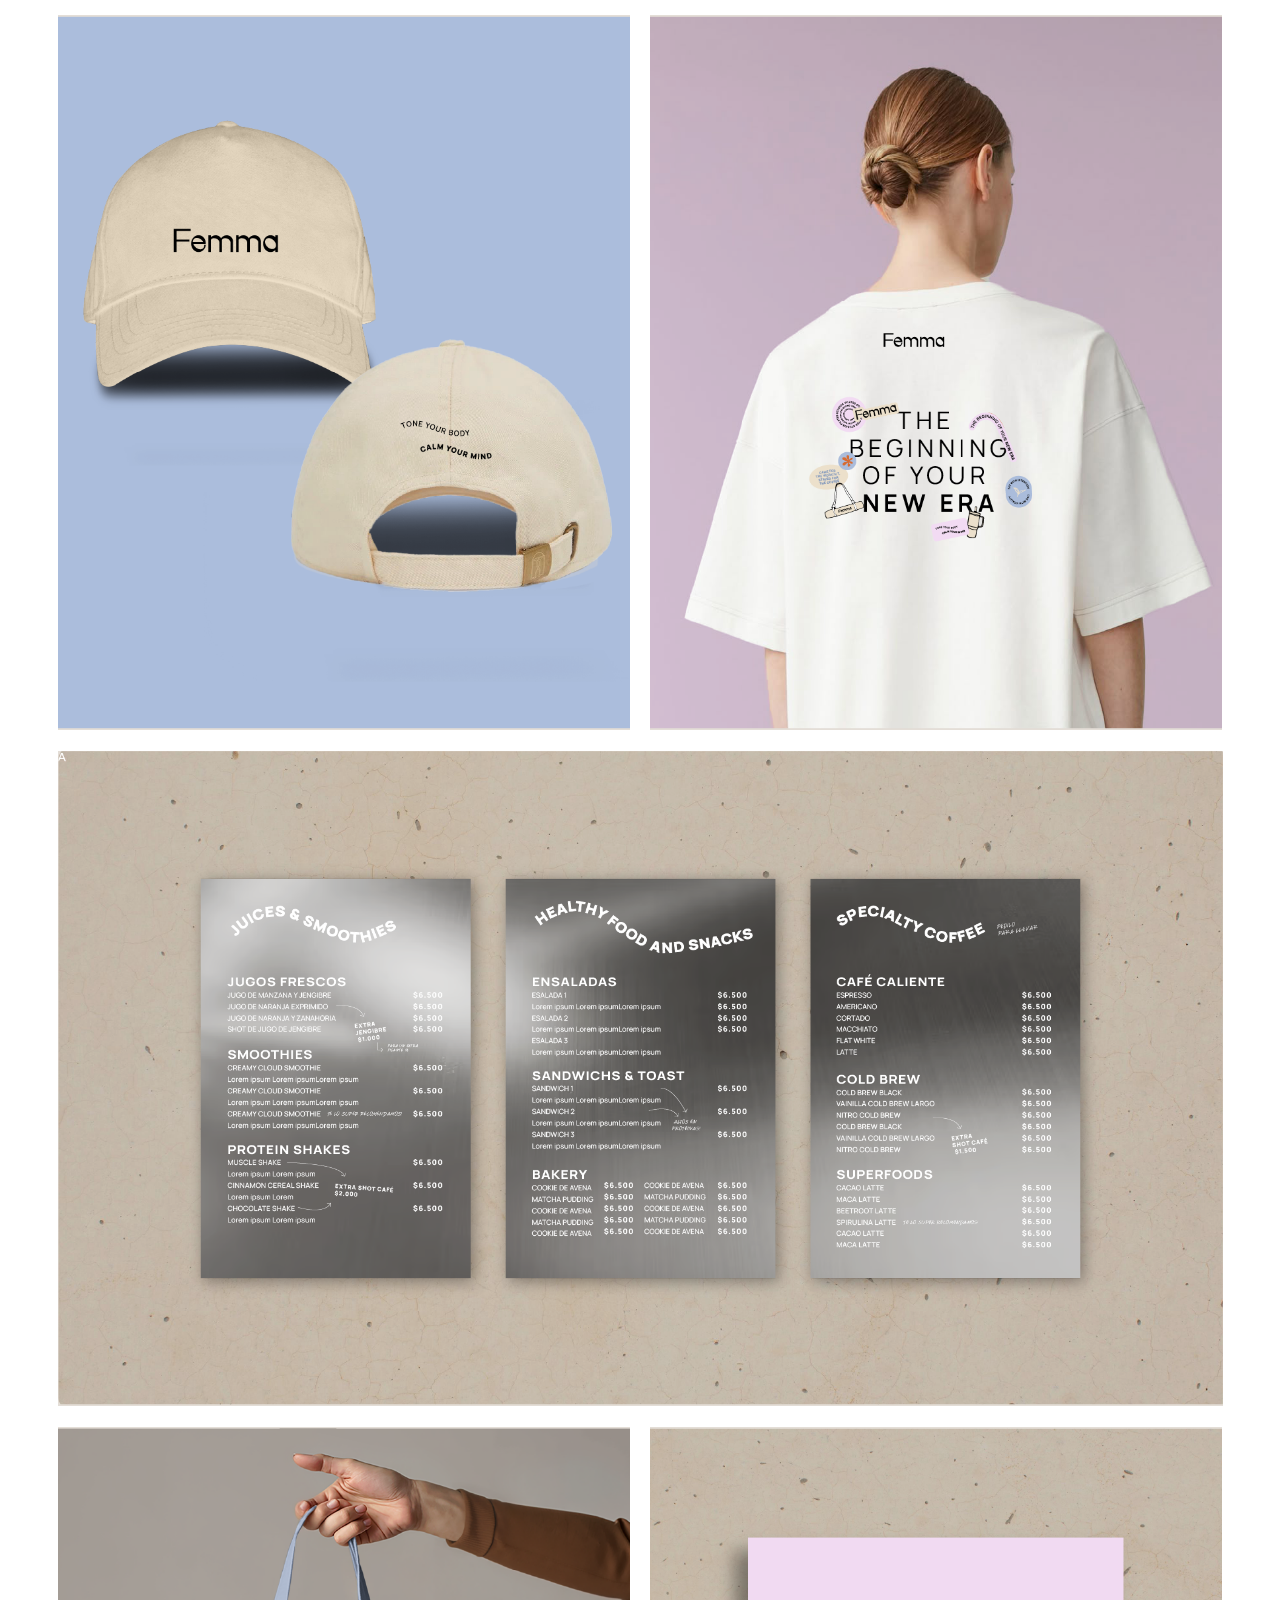
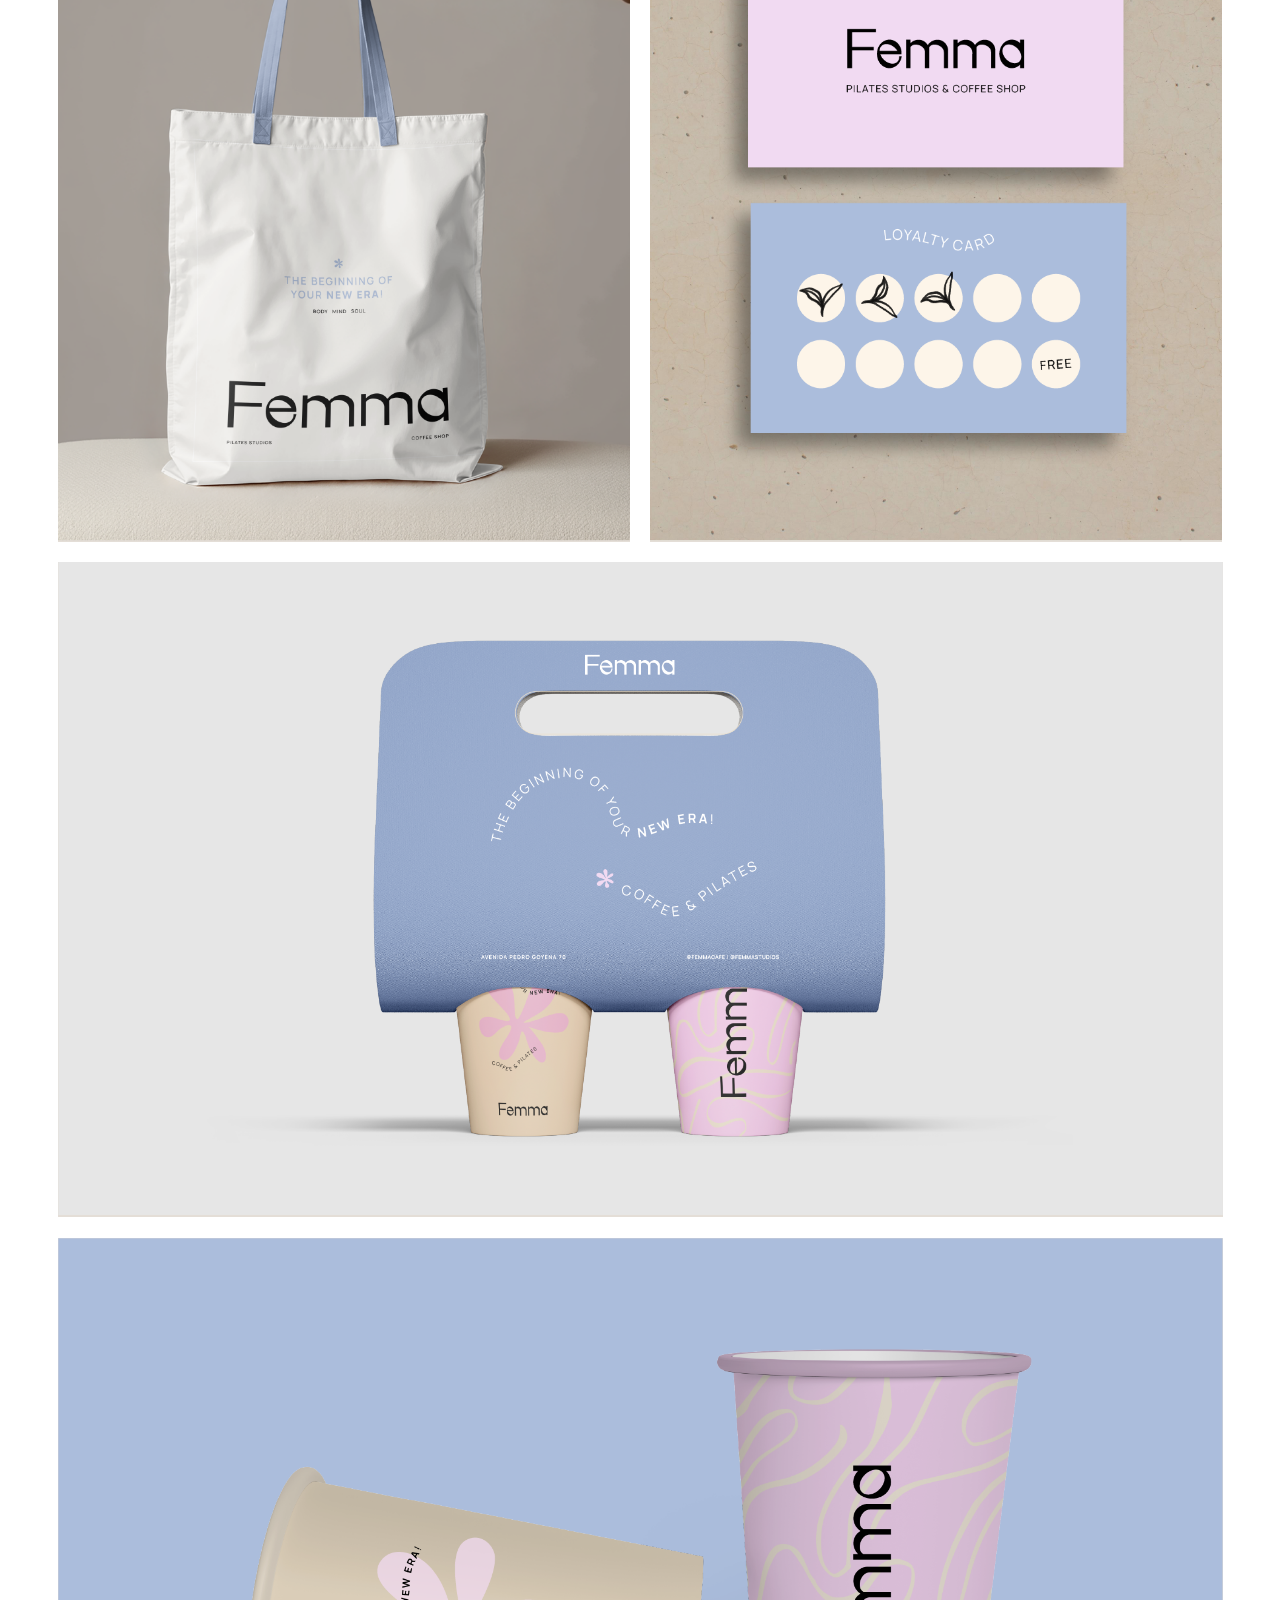
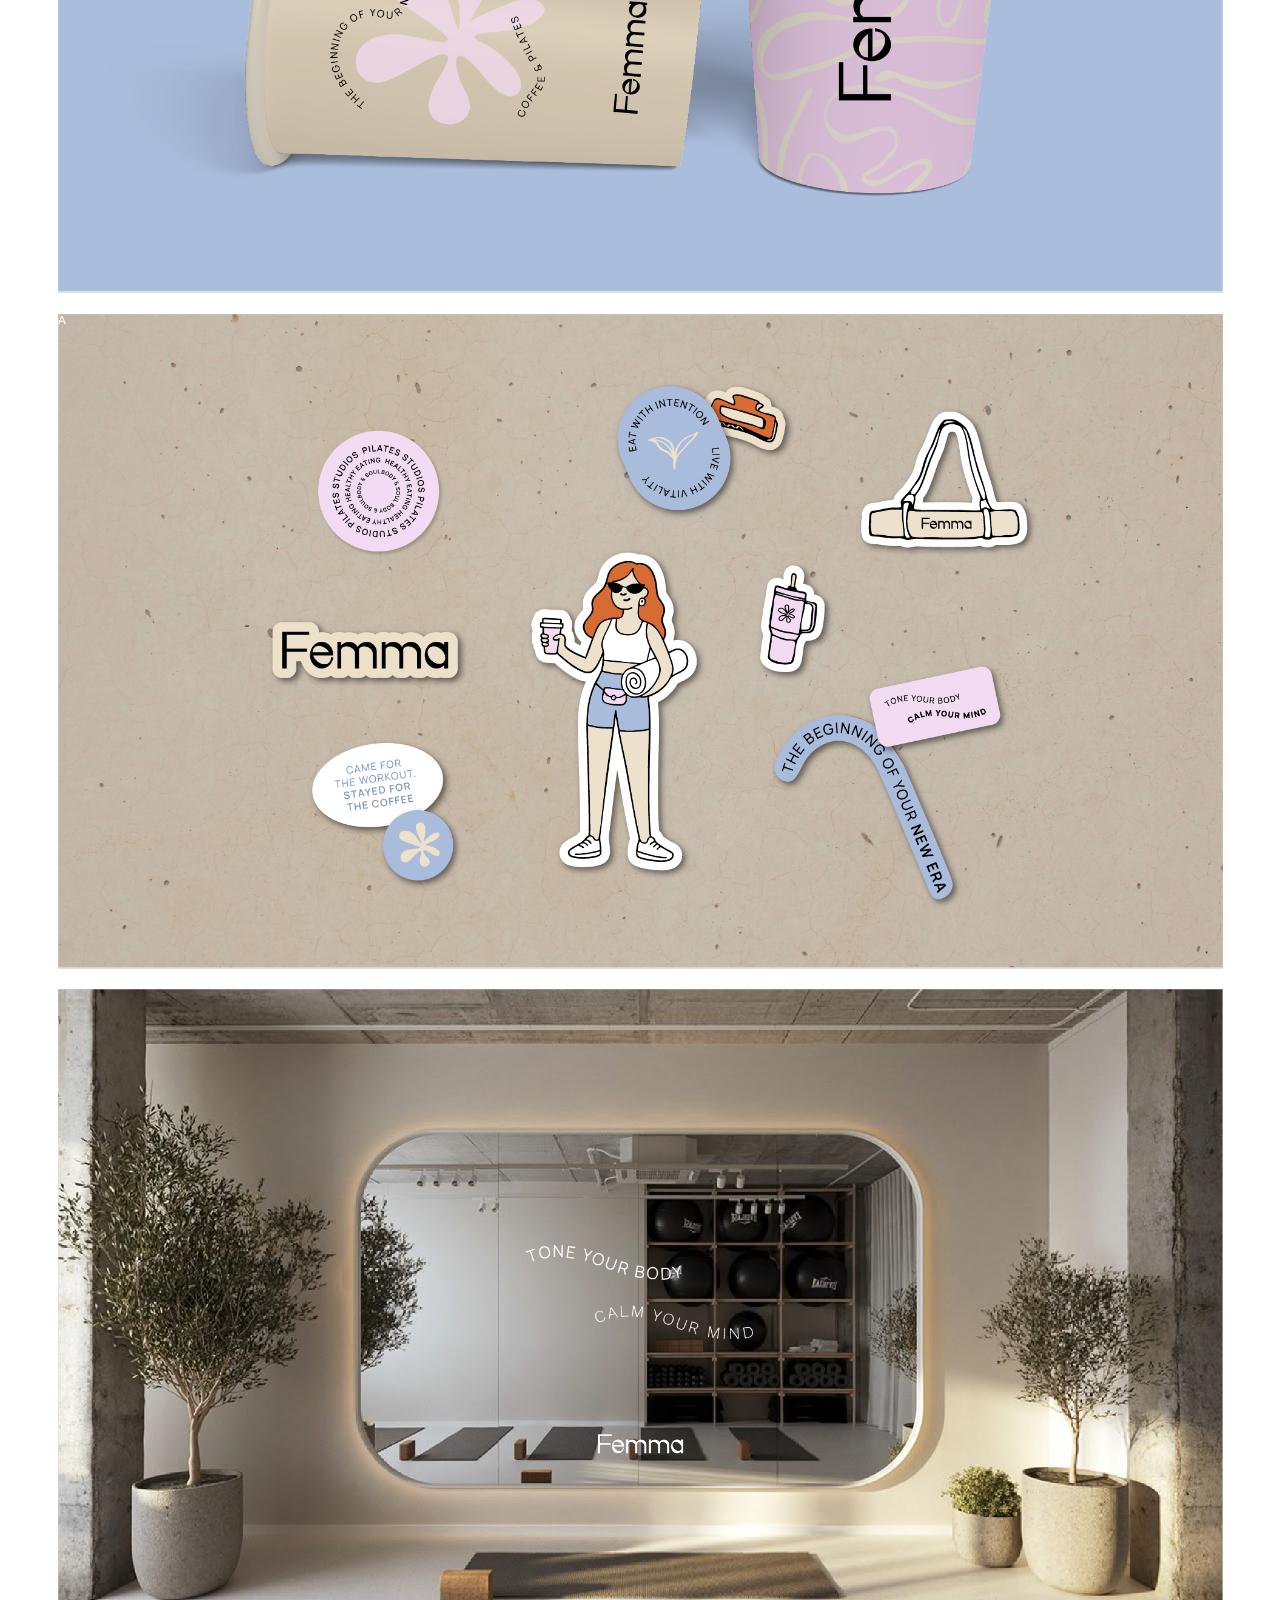
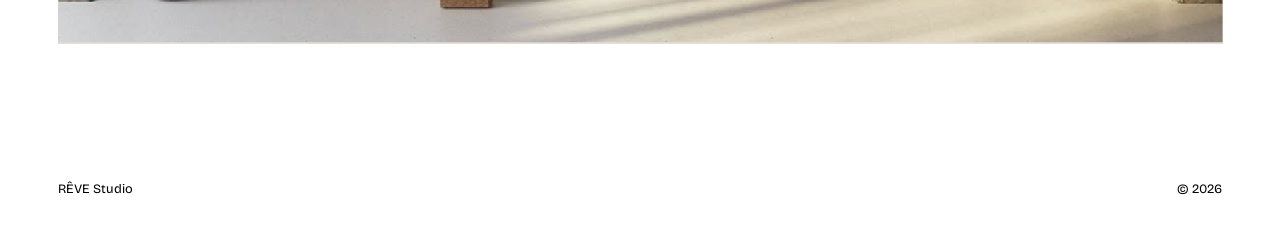
<file: proyectos/byten10/femma/index.html>
<!DOCTYPE html>
<html lang="es">
  <head>
    <meta charset="UTF-8" />
    <meta name="viewport" content="width=device-width, initial-scale=1.0" />
    <meta name="robots" content="noindex, nofollow" />
    <meta name="description" content="Femma Studio — proyecto realizado para Ten10 Design por RÊVE Studio" />
    <title>Femma Studio — RÊVE Studio</title>
    <link rel="icon" href="../../../assets/FavIcon.svg" type="image/svg+xml" />
    <link rel="preconnect" href="https://fonts.googleapis.com" />
    <link rel="preconnect" href="https://fonts.gstatic.com" crossorigin />
    <link href="https://fonts.googleapis.com/css2?family=Bricolage+Grotesque:opsz,wdth,wght@12..96,100,200..800&family=Instrument+Serif:ital@0;1&display=swap" rel="stylesheet" />
    <link rel="stylesheet" href="../../../styles.css" />
    <link rel="stylesheet" href="../project.css" />
  </head>
  <body class="byten10-project">
    <header class="site-header">
      <nav class="navbar" aria-label="Navegación principal" data-nav>
        <a class="brand" href="../../../#inicio" aria-label="RÊVE Studio, ir al inicio">
          <img src="../../../assets/LOGO-Bordo.svg" alt="" aria-hidden="true" />
        </a>
        <button class="nav-toggle" type="button" aria-label="Abrir menú" aria-expanded="false" aria-controls="site-menu">
          <span></span><span></span>
        </button>
        <ul class="nav-menu" id="site-menu">
          <li><a href="../../../#inicio">Inicio</a></li>
          <li><a href="../../">Proyectos</a></li>
          <li><a href="../../../#servicios">Servicios</a></li>
          <li><a href="../../../#contacto">Contacto</a></li>
          <li><button class="language-toggle" type="button" aria-label="Cambiar idioma a inglés">EN</button></li>
        </ul>
      </nav>
    </header>

    <main class="byten10-main">
      <section class="byten10-intro" aria-label="Información del proyecto">
        <dl class="byten10-intro__facts">
          <div><dt>Proyecto:</dt><dd>Femma Studio</dd></div>
          <div><dt>Cliente:</dt><dd>Ten10 Design</dd></div>
        </dl>
        <p class="byten10-intro__description">
          <strong>Proyecto realizado para Ten10 Design.</strong><br />
          Femma Studio es un estudio de pilates que convive con una cafetería de especialidad saludable, concebido como un espacio de bienestar integral para mujeres. La propuesta busca equilibrar movimiento, nutrición y comunidad, ofreciendo un entorno donde ejercitar el cuerpo, relajarse y disfrutar de una pausa consciente. El espacio está diseñado para transmitir calma, comodidad y cercanía, invitando a vivir el bienestar como un ritual cotidiano.
        </p>
      </section>

      <section class="byten10-gallery" aria-label="Galería del proyecto Femma Studio">
        <figure class="byten10-gallery__item byten10-gallery__item--wide"><img src="images/01-wide.webp" alt="Femma Studio — imagen 1" /><figcaption>Imagen horizontal 01</figcaption></figure>
        <figure class="byten10-gallery__item byten10-gallery__item--portrait"><img src="images/02-portrait.webp" alt="Femma Studio — imagen 2" loading="lazy" /><figcaption>Imagen vertical 02</figcaption></figure>
        <figure class="byten10-gallery__item byten10-gallery__item--portrait"><img src="images/03-portrait.webp" alt="Femma Studio — imagen 3" loading="lazy" /><figcaption>Imagen vertical 03</figcaption></figure>
        <figure class="byten10-gallery__item byten10-gallery__item--wide"><img src="images/04-wide.webp" alt="Femma Studio — imagen 4" loading="lazy" /><figcaption>Imagen horizontal 04</figcaption></figure>
        <figure class="byten10-gallery__item byten10-gallery__item--wide"><img src="images/05-wide.webp" alt="Femma Studio — imagen 5" loading="lazy" /><figcaption>Imagen horizontal 05</figcaption></figure>
        <figure class="byten10-gallery__item byten10-gallery__item--portrait"><img src="images/06-portrait.webp" alt="Femma Studio — imagen 6" loading="lazy" /><figcaption>Imagen vertical 06</figcaption></figure>
        <figure class="byten10-gallery__item byten10-gallery__item--portrait"><img src="images/07-portrait.webp" alt="Femma Studio — imagen 7" loading="lazy" /><figcaption>Imagen vertical 07</figcaption></figure>
        <figure class="byten10-gallery__item byten10-gallery__item--wide"><img src="images/08-wide.webp" alt="Femma Studio — imagen 8" loading="lazy" /><figcaption>Imagen horizontal 08</figcaption></figure>
        <figure class="byten10-gallery__item byten10-gallery__item--portrait"><img src="images/09-portrait.webp" alt="Femma Studio — imagen 9" loading="lazy" /><figcaption>Imagen vertical 09</figcaption></figure>
        <figure class="byten10-gallery__item byten10-gallery__item--portrait"><img src="images/10-portrait.webp" alt="Femma Studio — imagen 10" loading="lazy" /><figcaption>Imagen vertical 10</figcaption></figure>
        <figure class="byten10-gallery__item byten10-gallery__item--wide"><img src="images/10-wide.webp" alt="Femma Studio — imagen 11" loading="lazy" /><figcaption>Imagen horizontal 11</figcaption></figure>
        <figure class="byten10-gallery__item byten10-gallery__item--wide"><img src="images/11-wide.webp" alt="Femma Studio — imagen 12" loading="lazy" /><figcaption>Imagen horizontal 12</figcaption></figure>
        <figure class="byten10-gallery__item byten10-gallery__item--wide"><img src="images/12-wide.webp" alt="Femma Studio — imagen 13" loading="lazy" /><figcaption>Imagen horizontal 13</figcaption></figure>
        <figure class="byten10-gallery__item byten10-gallery__item--wide"><img src="images/13-wide.webp" alt="Femma Studio — imagen 14" loading="lazy" /><figcaption>Imagen horizontal 14</figcaption></figure>
      </section>
    </main>

    <footer class="byten10-footer"><p>RÊVE Studio</p><p>© <span id="current-year"></span></p></footer>
    <script src="../project-effects.js"></script>
    <script>
      const toggle = document.querySelector(".nav-toggle");
      const menu = document.querySelector("#site-menu");
      document.querySelector("#current-year").textContent = new Date().getFullYear();
      toggle.addEventListener("click", () => {
        const open = document.body.classList.toggle("nav-open");
        toggle.setAttribute("aria-expanded", String(open));
        toggle.setAttribute("aria-label", open ? "Cerrar menú" : "Abrir menú");
      });
      menu.querySelectorAll("a").forEach((link) => link.addEventListener("click", () => {
        document.body.classList.remove("nav-open");
        toggle.setAttribute("aria-expanded", "false");
      }));
    </script>
  </body>
</html>
</file>
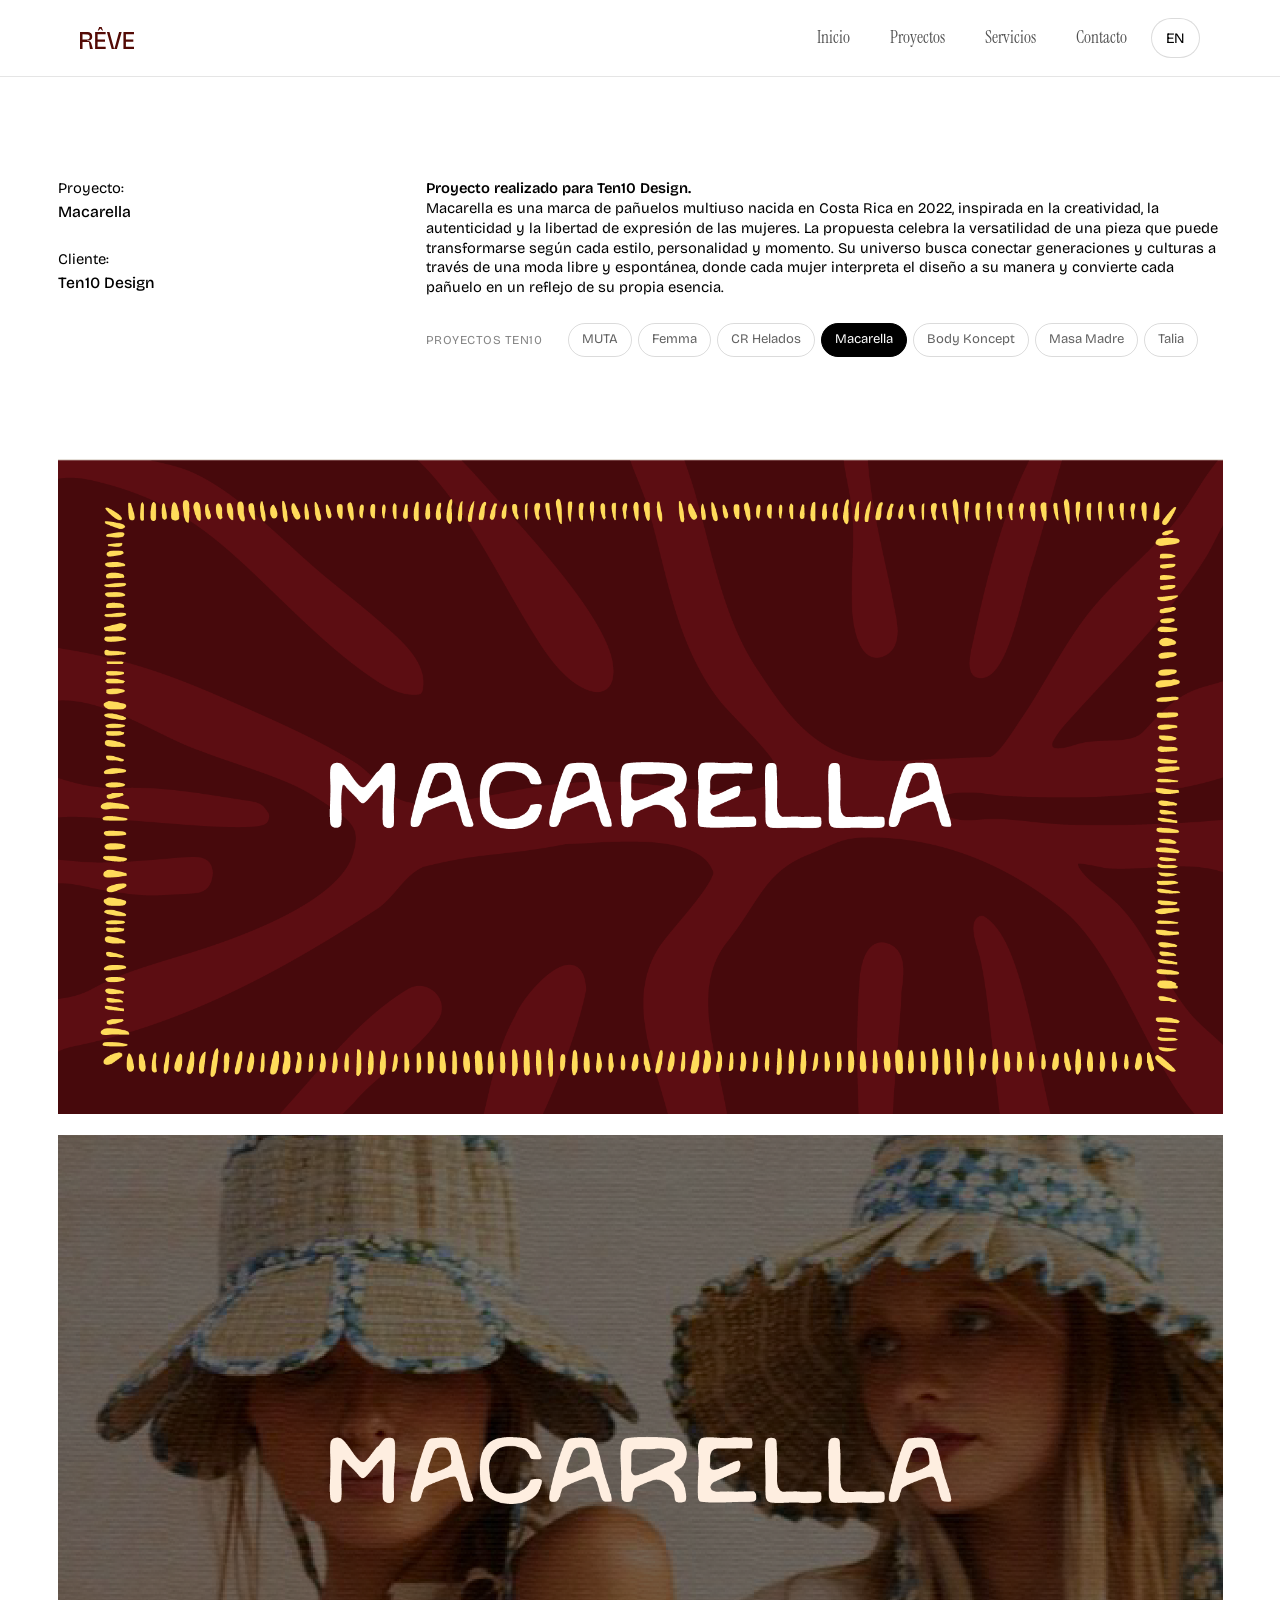
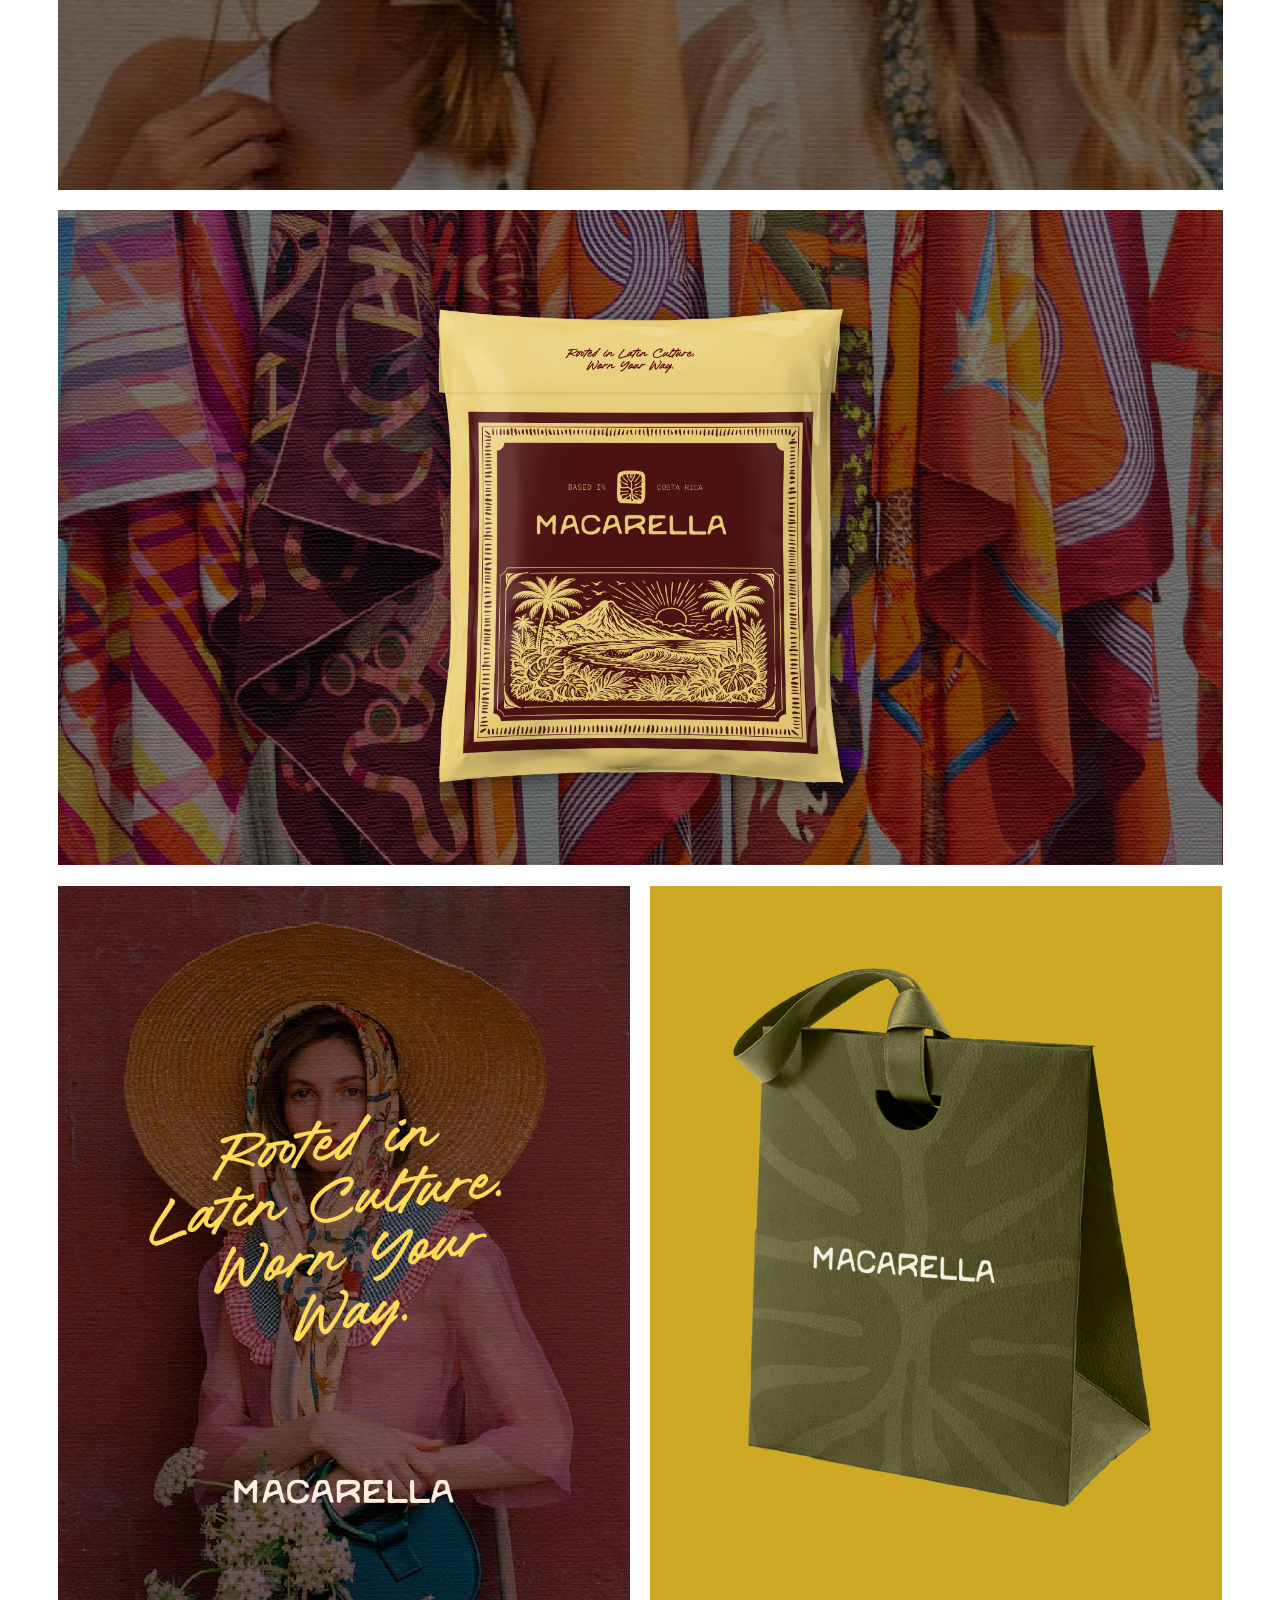
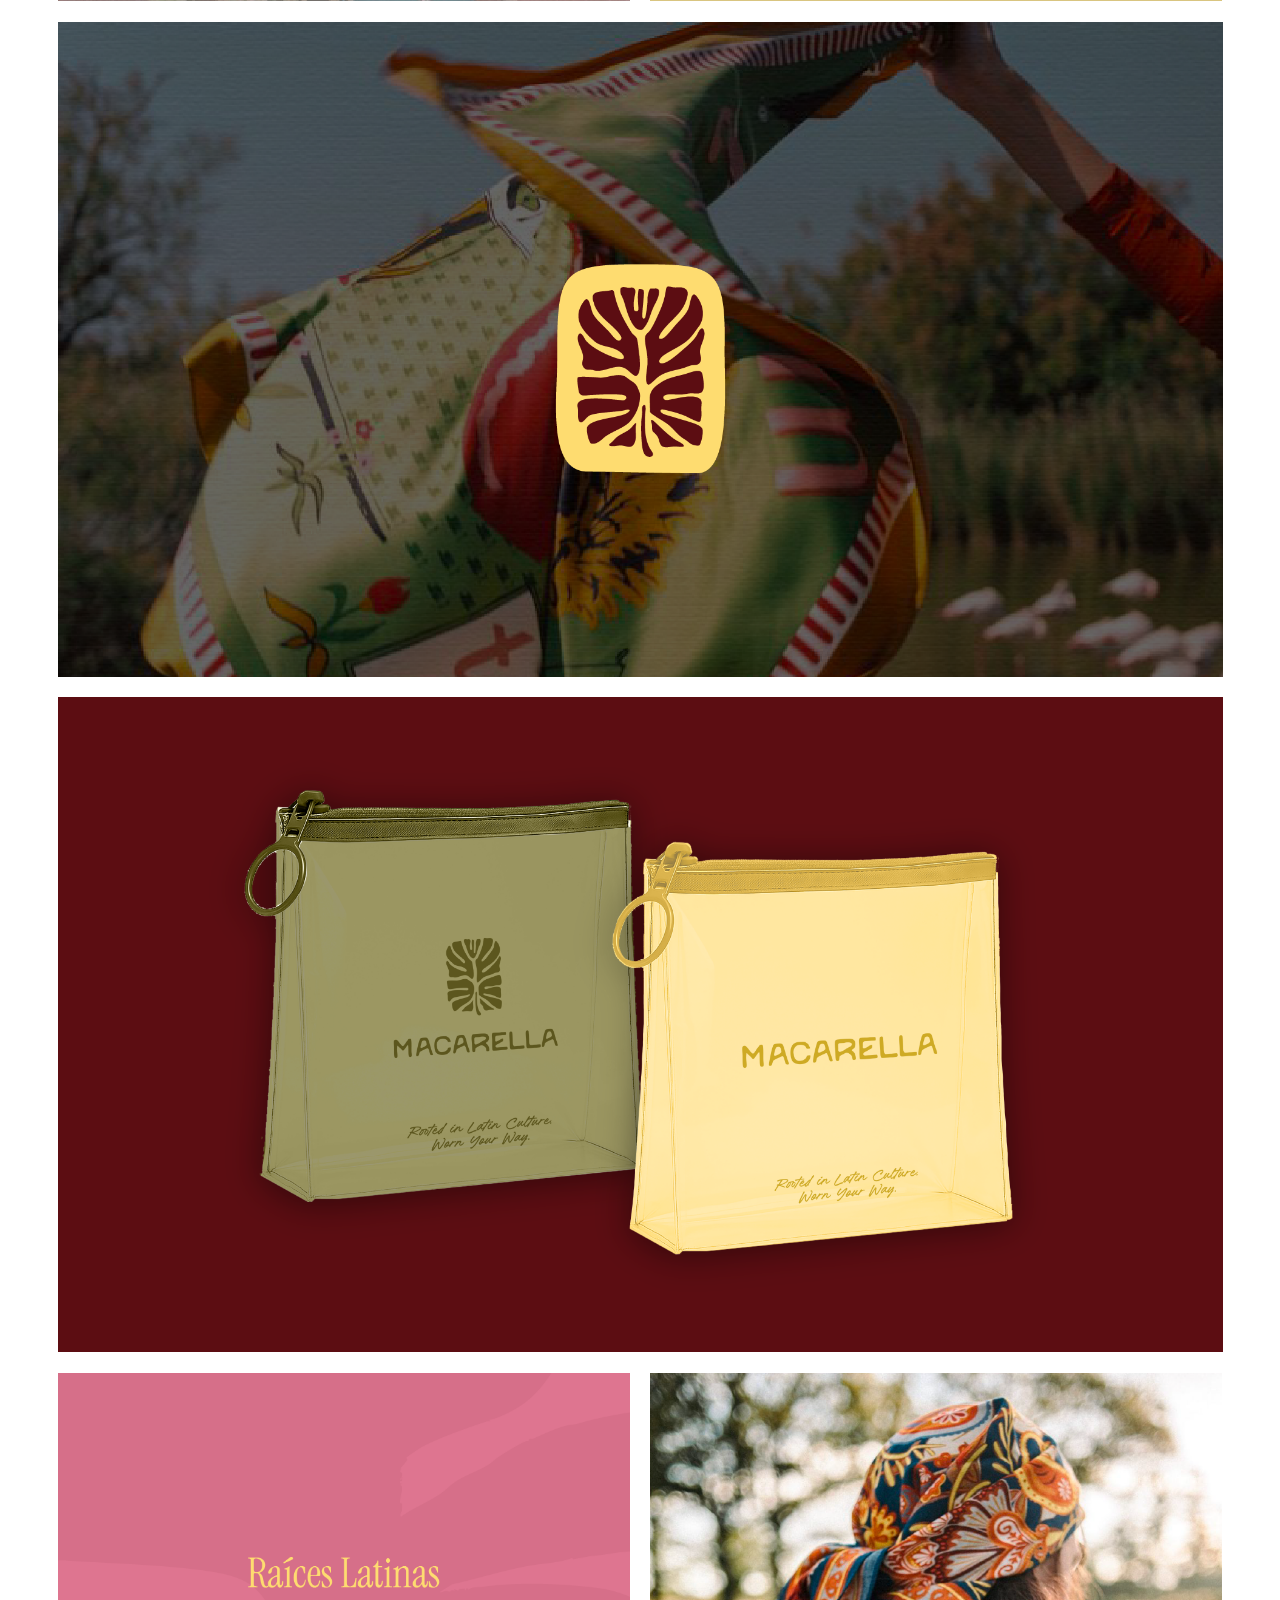
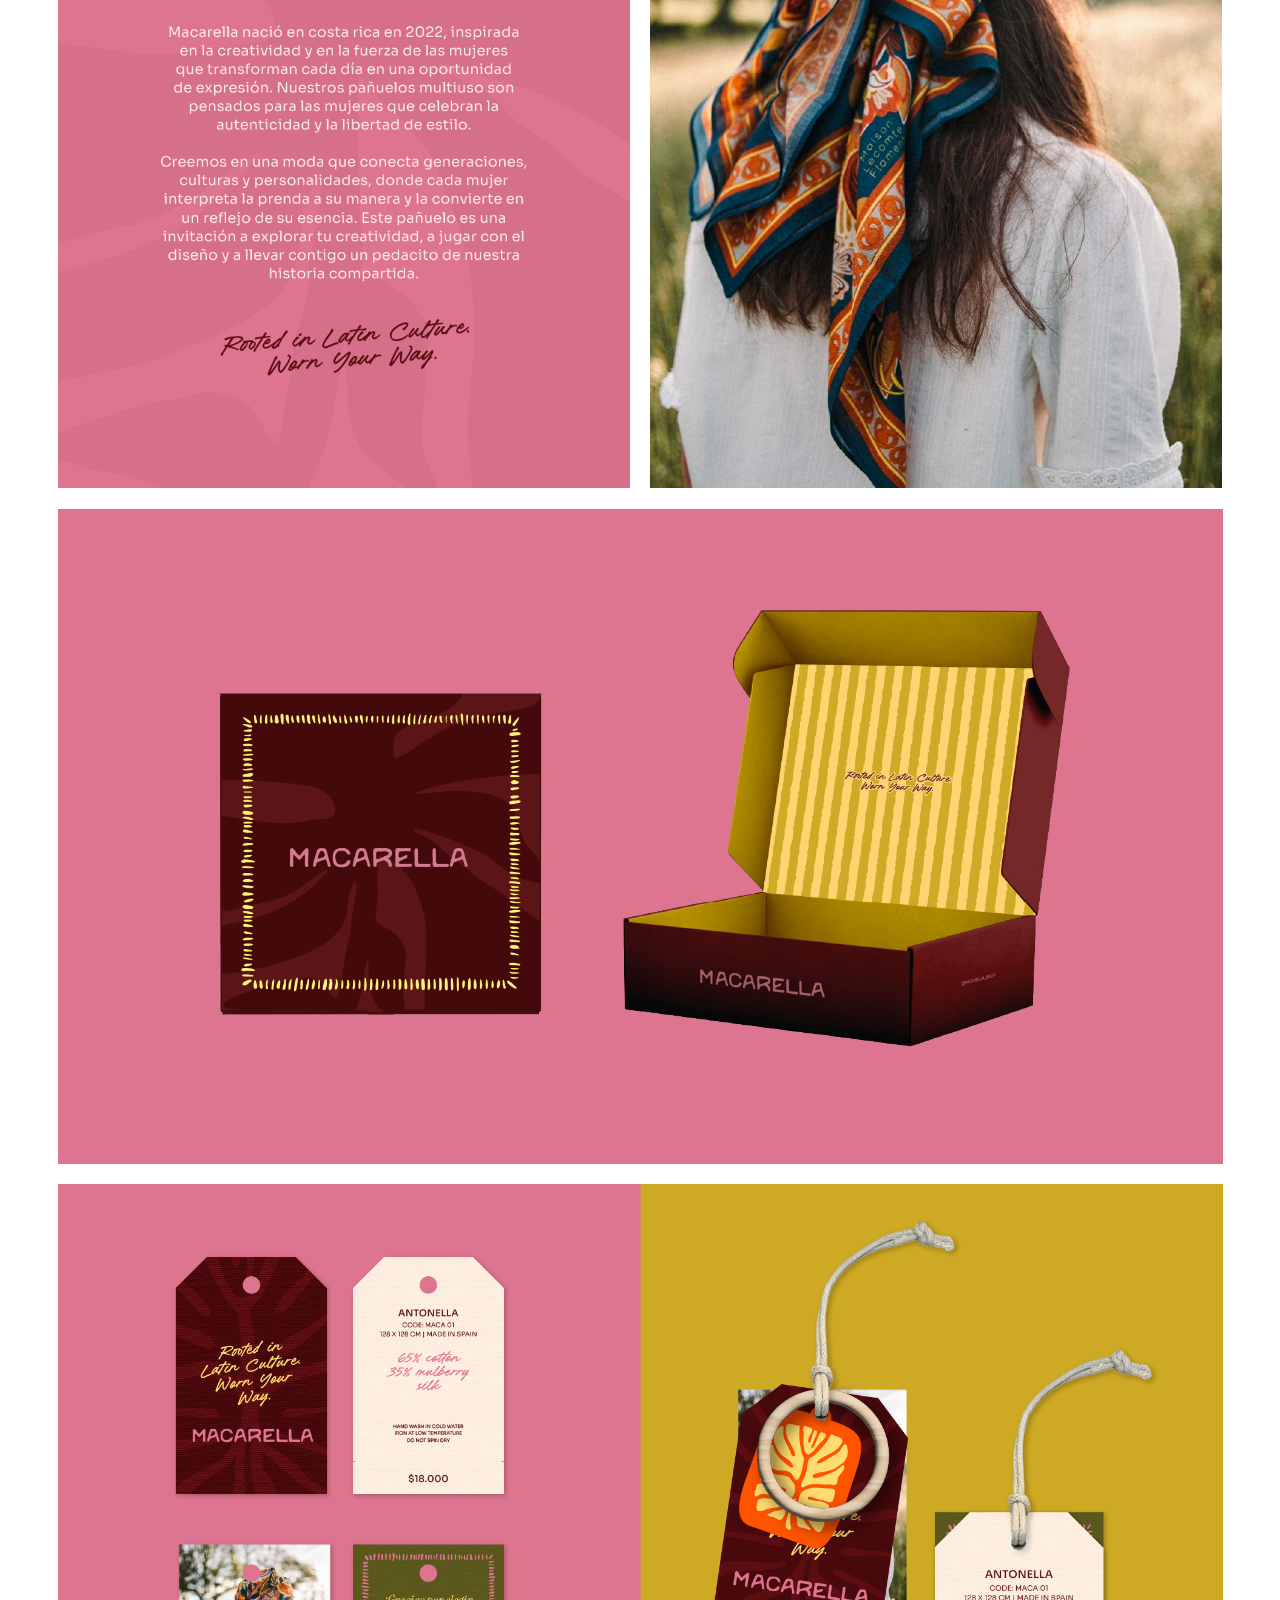
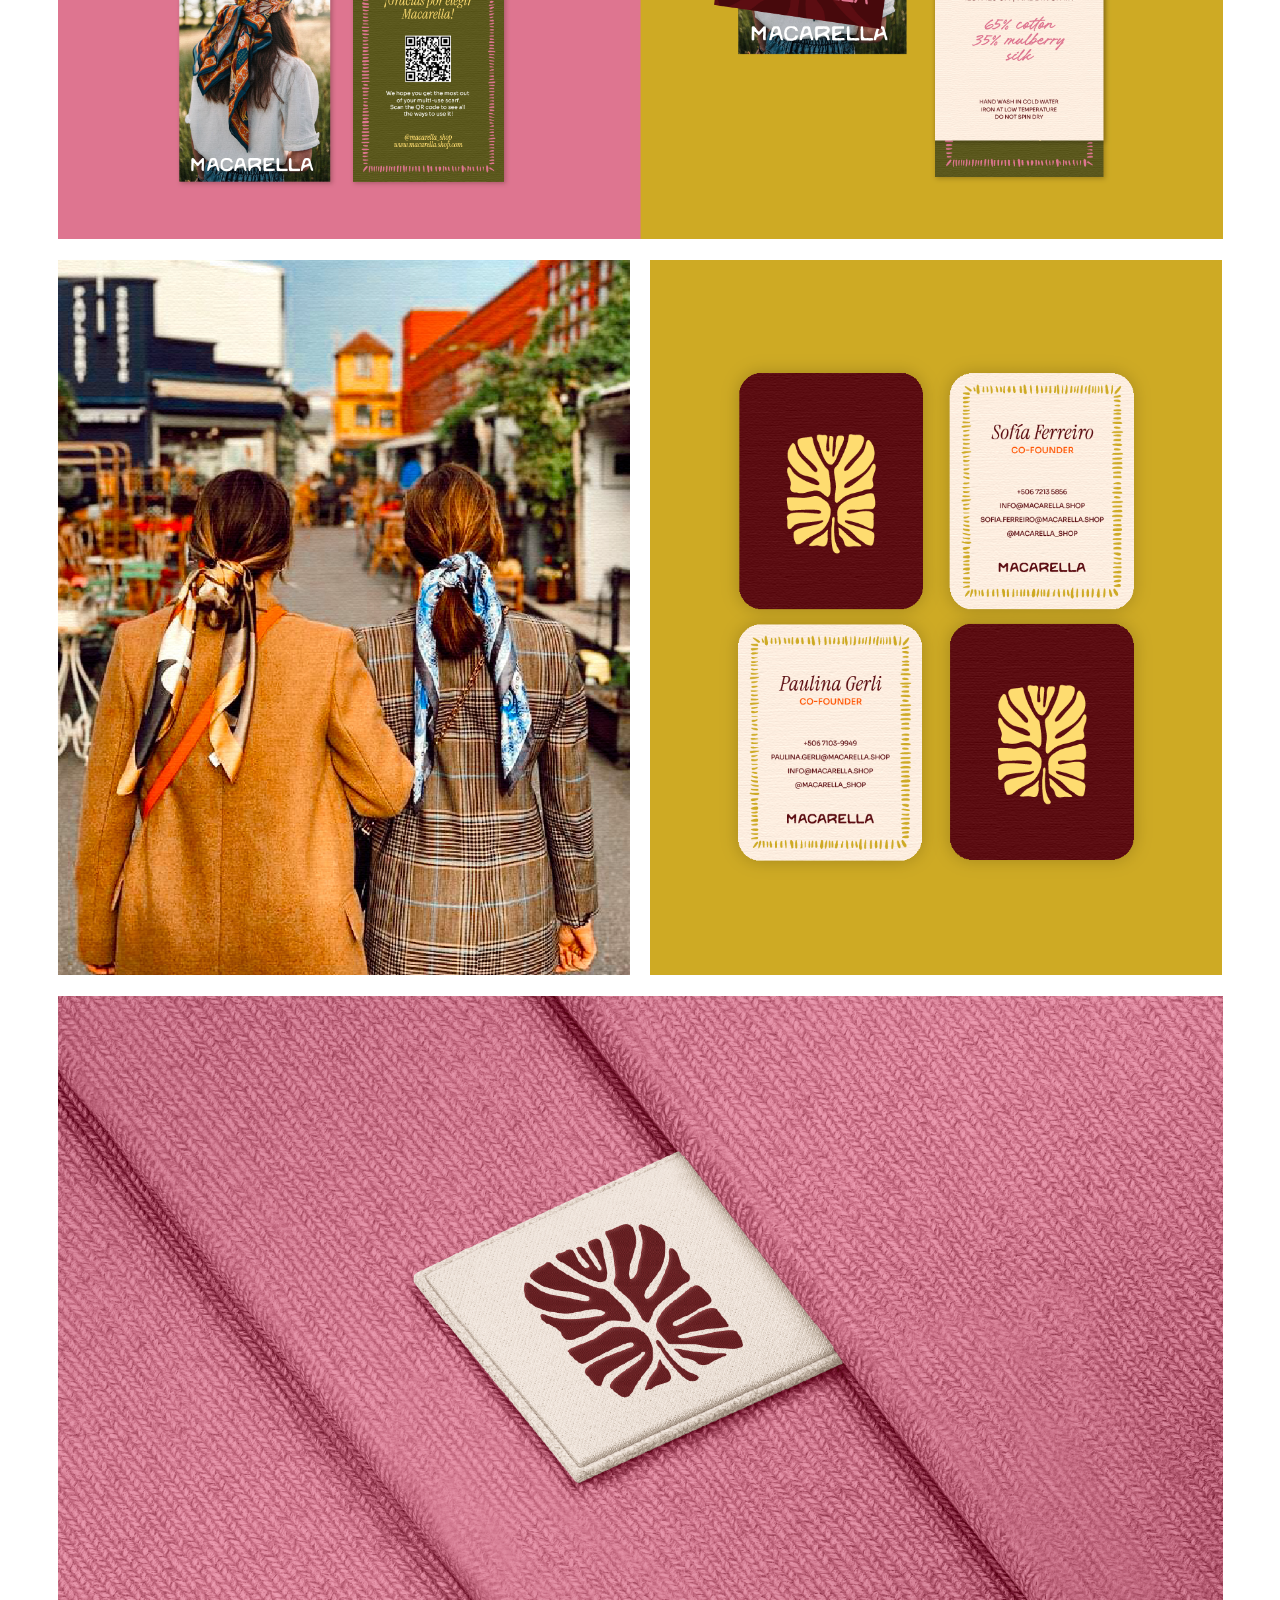
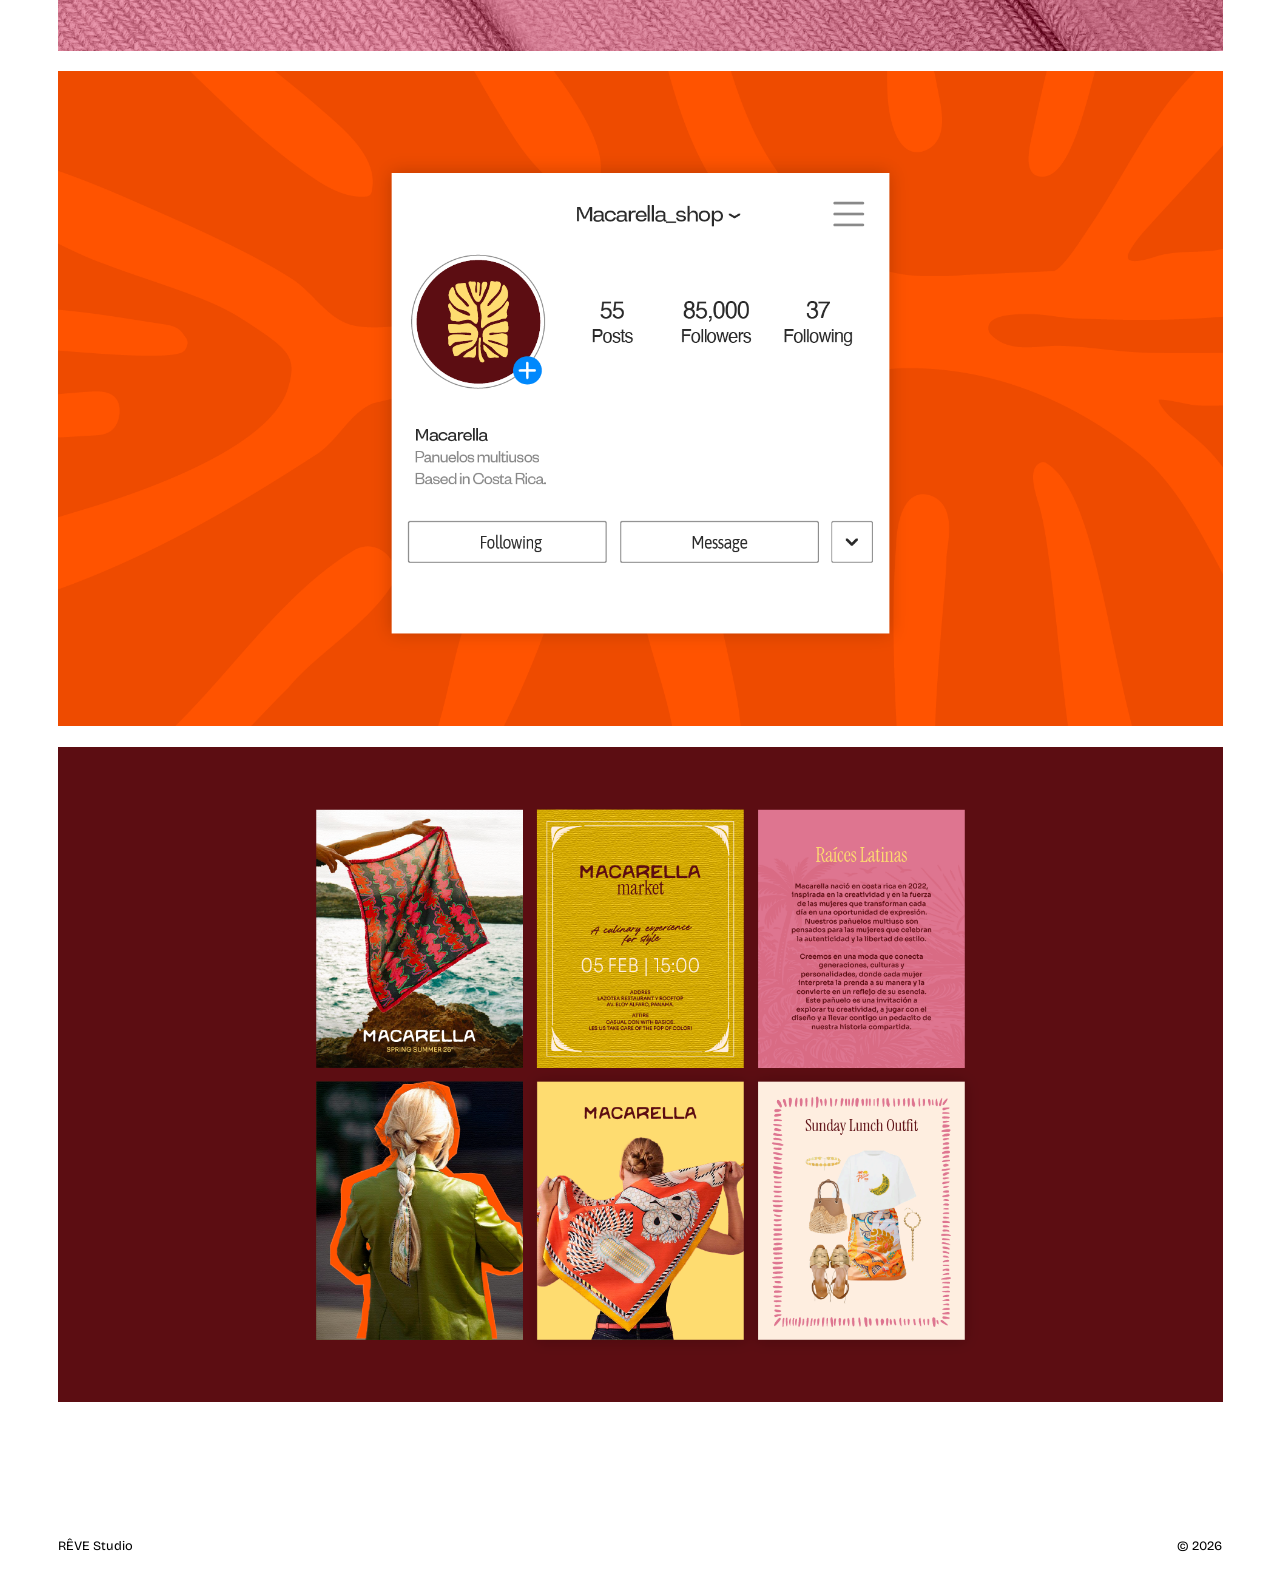
<file: proyectos/byten10/macarella/index.html>
<!DOCTYPE html>
<html lang="es">
  <head>
    <meta charset="UTF-8" />
    <meta name="viewport" content="width=device-width, initial-scale=1.0" />
    <meta name="robots" content="noindex, nofollow" />
    <meta name="description" content="Macarella — proyecto realizado para Ten10 Design por RÊVE Studio" />
    <title>Macarella — RÊVE Studio</title>
    <link rel="icon" href="../../../assets/FavIcon.svg" type="image/svg+xml" />
    <link rel="preconnect" href="https://fonts.googleapis.com" />
    <link rel="preconnect" href="https://fonts.gstatic.com" crossorigin />
    <link href="https://fonts.googleapis.com/css2?family=Bricolage+Grotesque:opsz,wdth,wght@12..96,100,200..800&family=Instrument+Serif:ital@0;1&display=swap" rel="stylesheet" />
    <link rel="stylesheet" href="../../../styles.css" />
    <link rel="stylesheet" href="../project.css" />
  </head>
  <body class="byten10-project">
    <header class="site-header">
      <nav class="navbar" aria-label="Navegación principal" data-nav>
        <a class="brand" href="../../../#inicio" aria-label="RÊVE Studio, ir al inicio">
          <img src="../../../assets/LOGO-Bordo.svg" alt="" aria-hidden="true" />
        </a>
        <button class="nav-toggle" type="button" aria-label="Abrir menú" aria-expanded="false" aria-controls="site-menu">
          <span></span><span></span>
        </button>
        <ul class="nav-menu" id="site-menu">
          <li><a href="../../../#inicio">Inicio</a></li>
          <li><a href="../../">Proyectos</a></li>
          <li><a href="../../../#servicios">Servicios</a></li>
          <li><a href="../../../#contacto">Contacto</a></li>
          <li><button class="language-toggle" type="button" aria-label="Cambiar idioma a inglés">EN</button></li>
        </ul>
      </nav>
    </header>

    <main class="byten10-main">
      <section class="byten10-intro" aria-label="Información del proyecto">
        <dl class="byten10-intro__facts">
          <div><dt>Proyecto:</dt><dd>Macarella</dd></div>
          <div><dt>Cliente:</dt><dd>Ten10 Design</dd></div>
        </dl>
        <p class="byten10-intro__description">
          <strong>Proyecto realizado para Ten10 Design.</strong><br />
          Macarella es una marca de pañuelos multiuso nacida en Costa Rica en 2022, inspirada en la creatividad, la autenticidad y la libertad de expresión de las mujeres. La propuesta celebra la versatilidad de una pieza que puede transformarse según cada estilo, personalidad y momento. Su universo busca conectar generaciones y culturas a través de una moda libre y espontánea, donde cada mujer interpreta el diseño a su manera y convierte cada pañuelo en un reflejo de su propia esencia.
        </p>
      </section>

      <section class="byten10-gallery" aria-label="Galería del proyecto Macarella">
        <figure class="byten10-gallery__item byten10-gallery__item--wide"><img src="images/0.webp" alt="Macarella — imagen 1" /><figcaption>Imagen horizontal 1</figcaption></figure>
        <figure class="byten10-gallery__item byten10-gallery__item--wide"><img src="images/1.webp" alt="Macarella — imagen 2" loading="lazy" /><figcaption>Imagen horizontal 2</figcaption></figure>
        <figure class="byten10-gallery__item byten10-gallery__item--wide"><img src="images/2.webp" alt="Macarella — imagen 3" loading="lazy" /><figcaption>Imagen horizontal 3</figcaption></figure>
        <figure class="byten10-gallery__item byten10-gallery__item--portrait"><img src="images/3.webp" alt="Macarella — imagen 4" loading="lazy" /><figcaption>Imagen vertical 4</figcaption></figure>
        <figure class="byten10-gallery__item byten10-gallery__item--portrait"><img src="images/4.webp" alt="Macarella — imagen 5" loading="lazy" /><figcaption>Imagen vertical 5</figcaption></figure>
        <figure class="byten10-gallery__item byten10-gallery__item--wide"><img src="images/5.webp" alt="Macarella — imagen 6" loading="lazy" /><figcaption>Imagen horizontal 6</figcaption></figure>
        <figure class="byten10-gallery__item byten10-gallery__item--wide"><img src="images/6.webp" alt="Macarella — imagen 7" loading="lazy" /><figcaption>Imagen horizontal 7</figcaption></figure>
        <figure class="byten10-gallery__item byten10-gallery__item--portrait"><img src="images/7.webp" alt="Macarella — imagen 8" loading="lazy" /><figcaption>Imagen vertical 8</figcaption></figure>
        <figure class="byten10-gallery__item byten10-gallery__item--portrait"><img src="images/8.webp" alt="Macarella — imagen 9" loading="lazy" /><figcaption>Imagen vertical 9</figcaption></figure>
        <figure class="byten10-gallery__item byten10-gallery__item--wide"><img src="images/9.webp" alt="Macarella — imagen 10" loading="lazy" /><figcaption>Imagen horizontal 10</figcaption></figure>
        <figure class="byten10-gallery__item byten10-gallery__item--wide"><img src="images/10.webp" alt="Macarella — imagen 11" loading="lazy" /><figcaption>Imagen horizontal 11</figcaption></figure>
        <figure class="byten10-gallery__item byten10-gallery__item--portrait"><img src="images/11.webp" alt="Macarella — imagen 12" loading="lazy" /><figcaption>Imagen vertical 12</figcaption></figure>
        <figure class="byten10-gallery__item byten10-gallery__item--portrait"><img src="images/12.webp" alt="Macarella — imagen 13" loading="lazy" /><figcaption>Imagen vertical 13</figcaption></figure>
        <figure class="byten10-gallery__item byten10-gallery__item--wide"><img src="images/13.webp" alt="Macarella — imagen 14" loading="lazy" /><figcaption>Imagen horizontal 14</figcaption></figure>
        <figure class="byten10-gallery__item byten10-gallery__item--wide"><img src="images/14.webp" alt="Macarella — imagen 15" loading="lazy" /><figcaption>Imagen horizontal 15</figcaption></figure>
        <figure class="byten10-gallery__item byten10-gallery__item--wide"><img src="images/15.webp" alt="Macarella — imagen 16" loading="lazy" /><figcaption>Imagen horizontal 16</figcaption></figure>
      </section>
    </main>

    <footer class="byten10-footer"><p>RÊVE Studio</p><p>© <span id="current-year"></span></p></footer>
    <script src="../project-effects.js"></script>
    <script>
      const toggle = document.querySelector(".nav-toggle");
      const menu = document.querySelector("#site-menu");
      document.querySelector("#current-year").textContent = new Date().getFullYear();
      toggle.addEventListener("click", () => {
        const open = document.body.classList.toggle("nav-open");
        toggle.setAttribute("aria-expanded", String(open));
        toggle.setAttribute("aria-label", open ? "Cerrar menú" : "Abrir menú");
      });
      menu.querySelectorAll("a").forEach((link) => link.addEventListener("click", () => {
        document.body.classList.remove("nav-open");
        toggle.setAttribute("aria-expanded", "false");
      }));
    </script>
  </body>
</html>
</file>
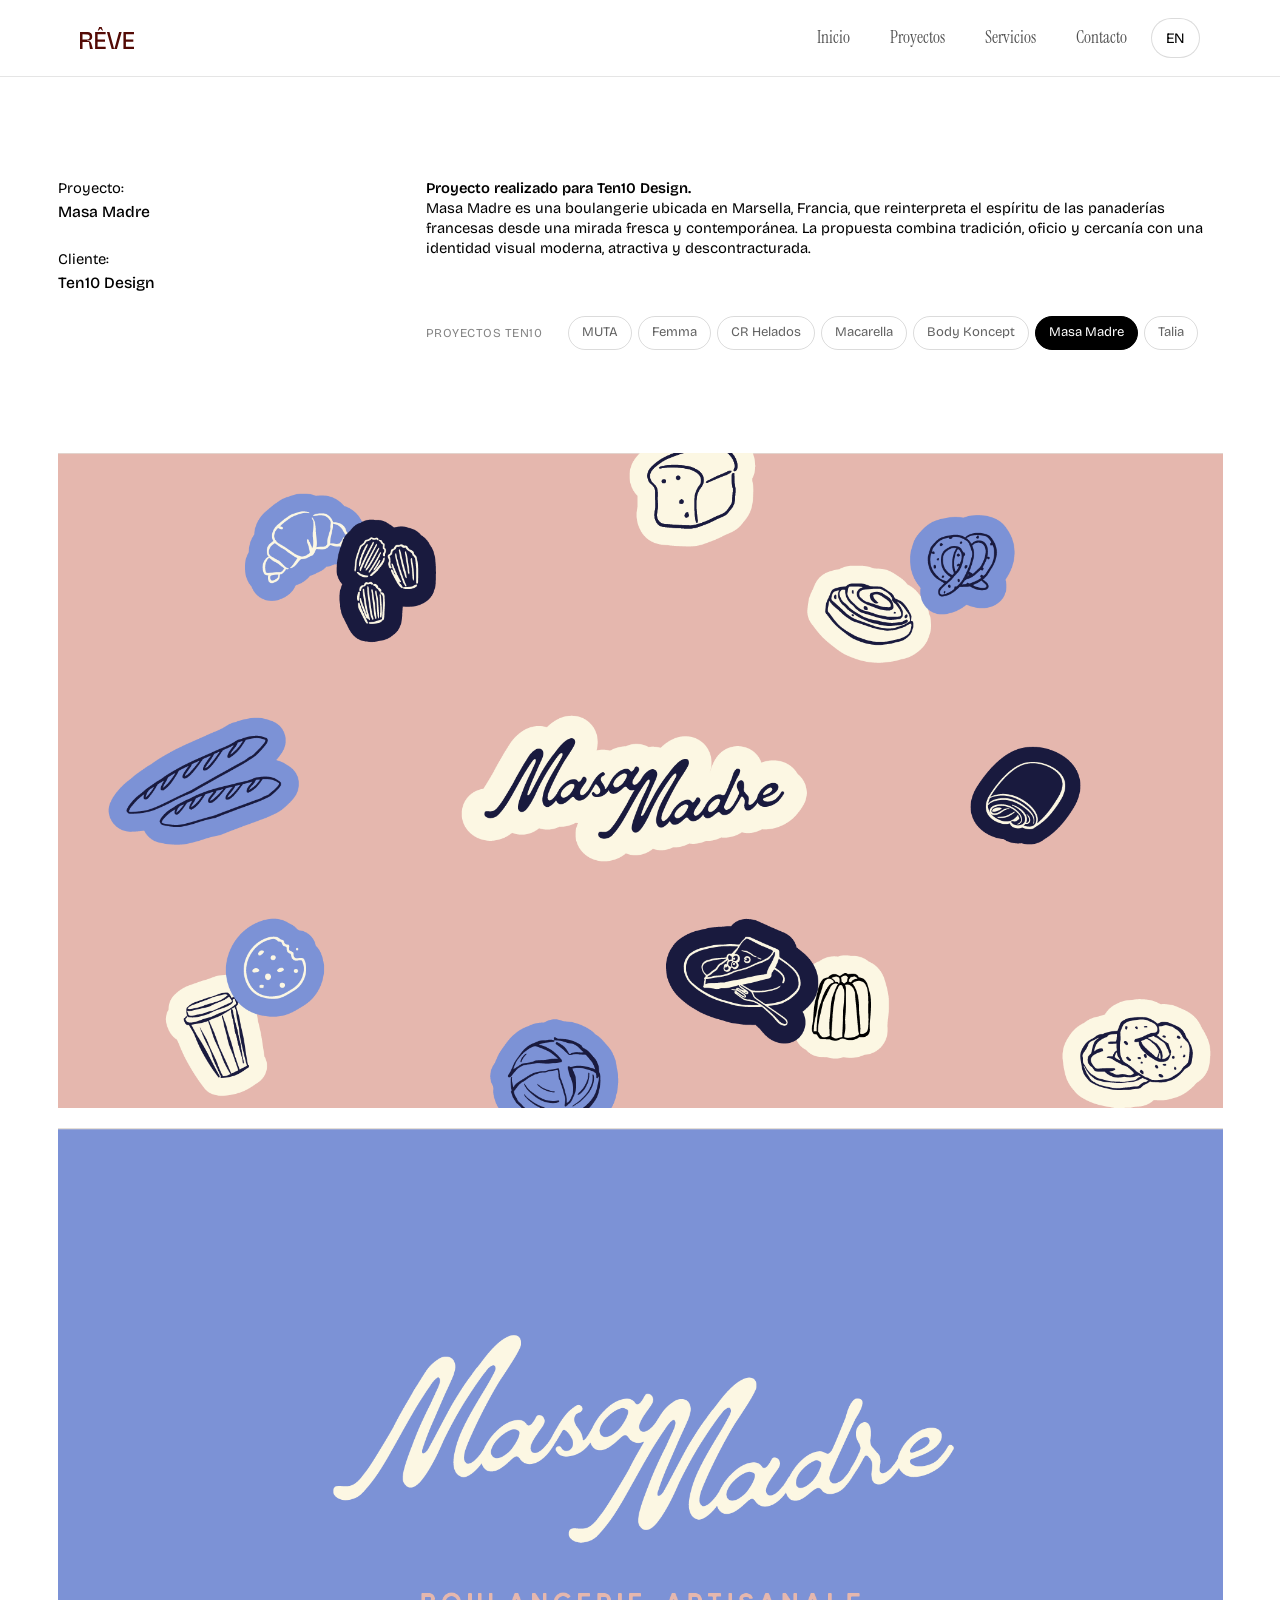
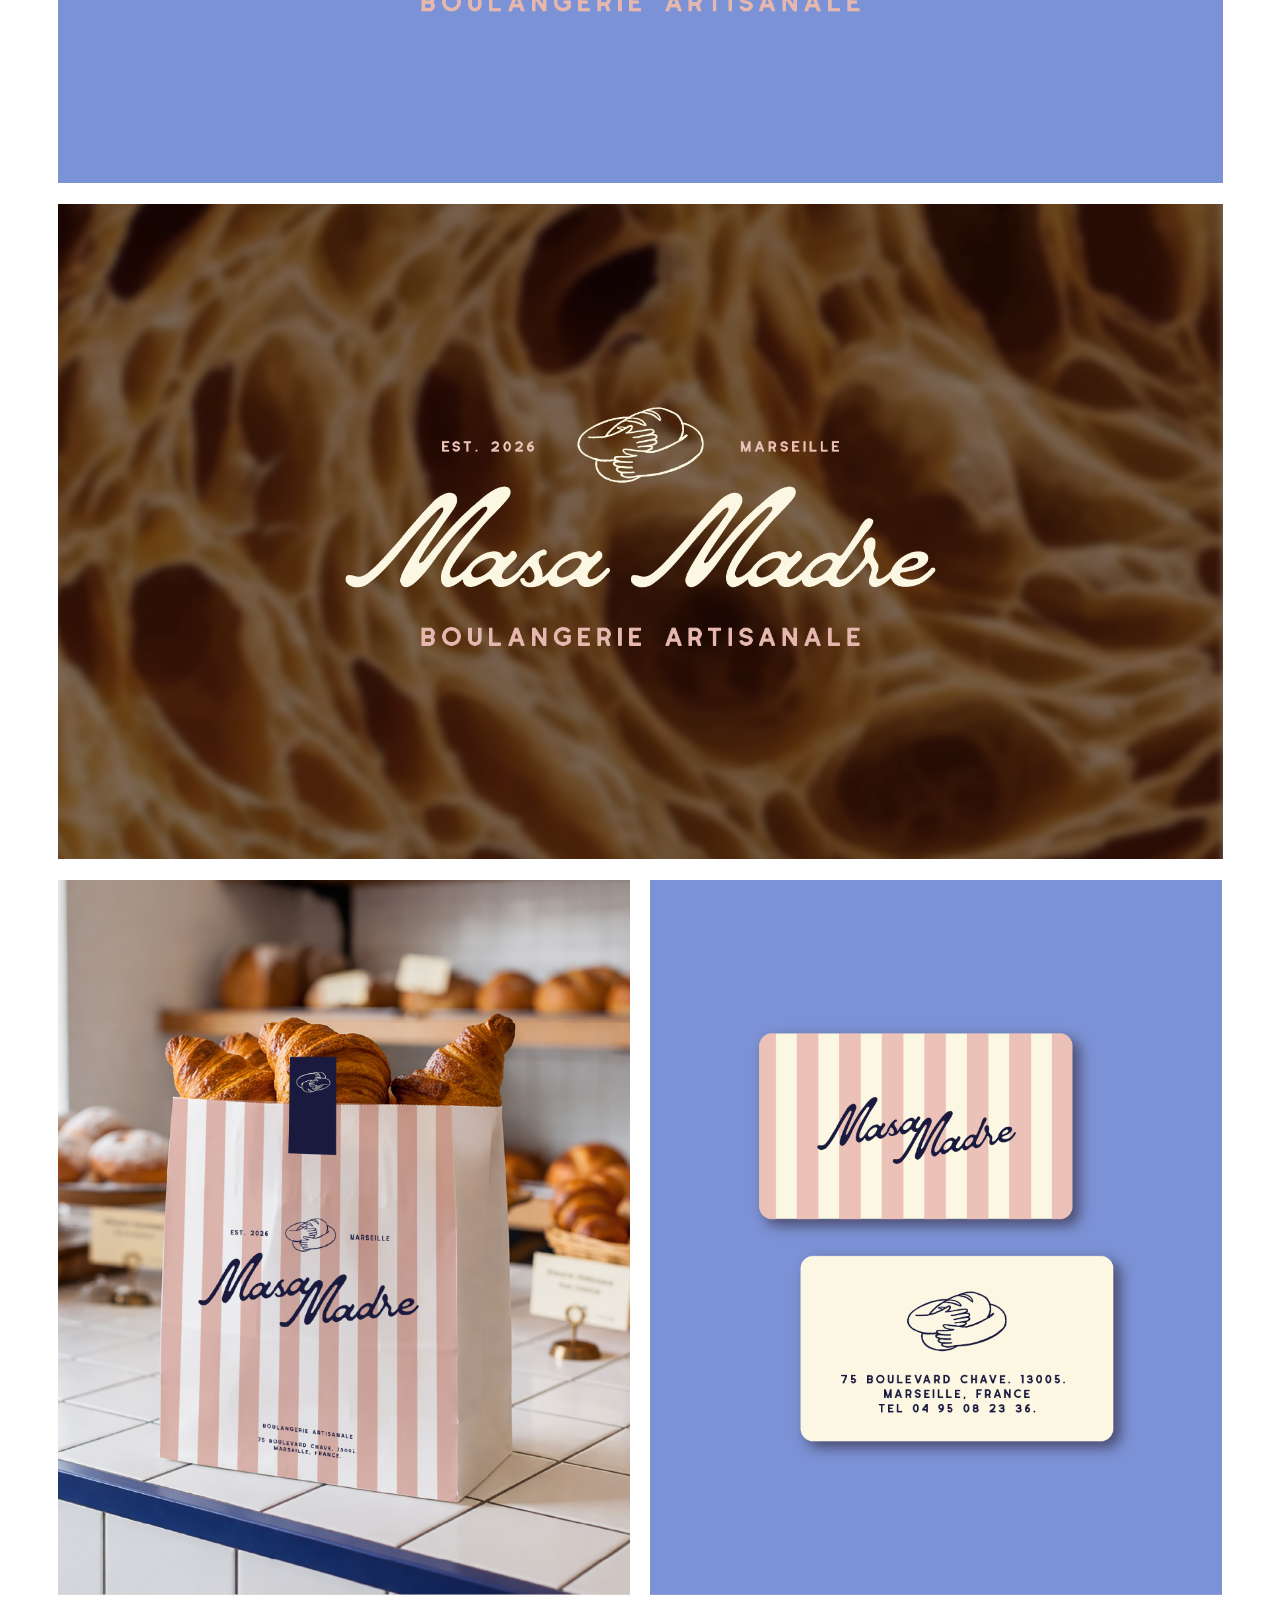
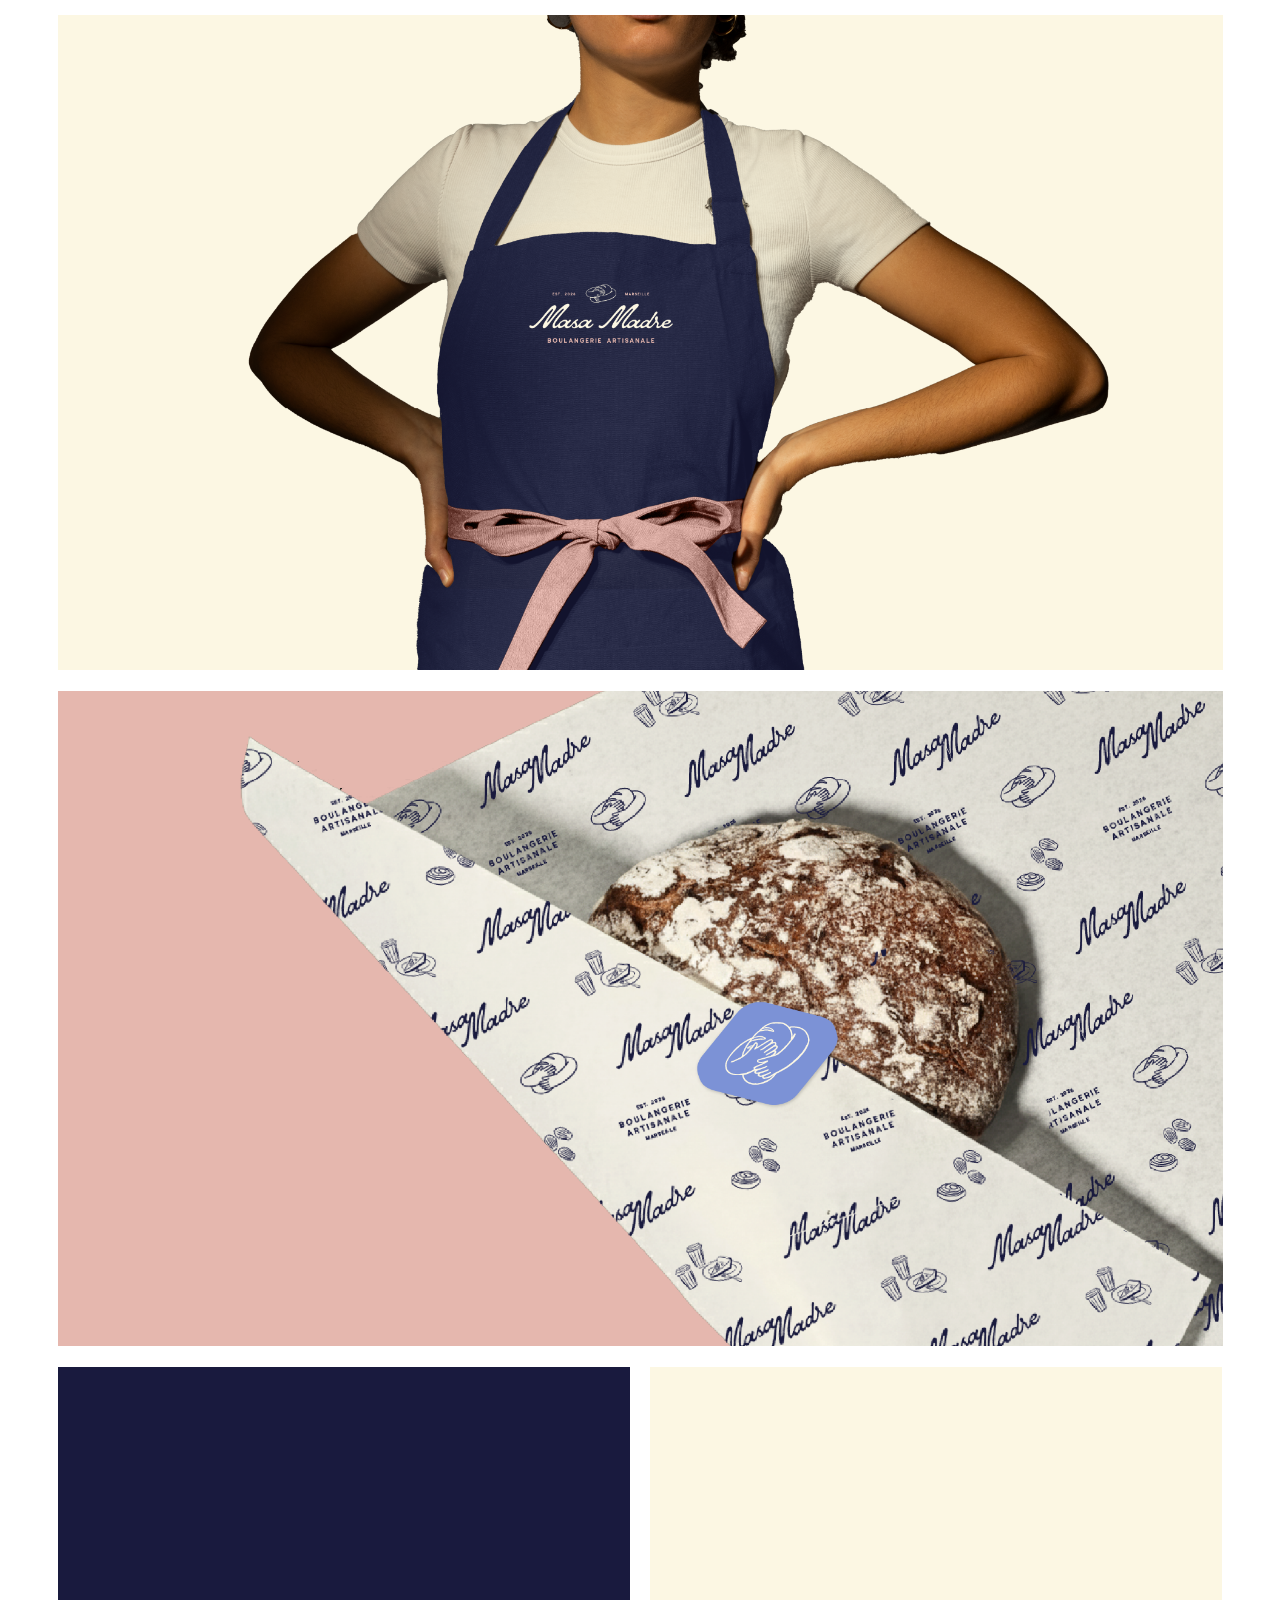
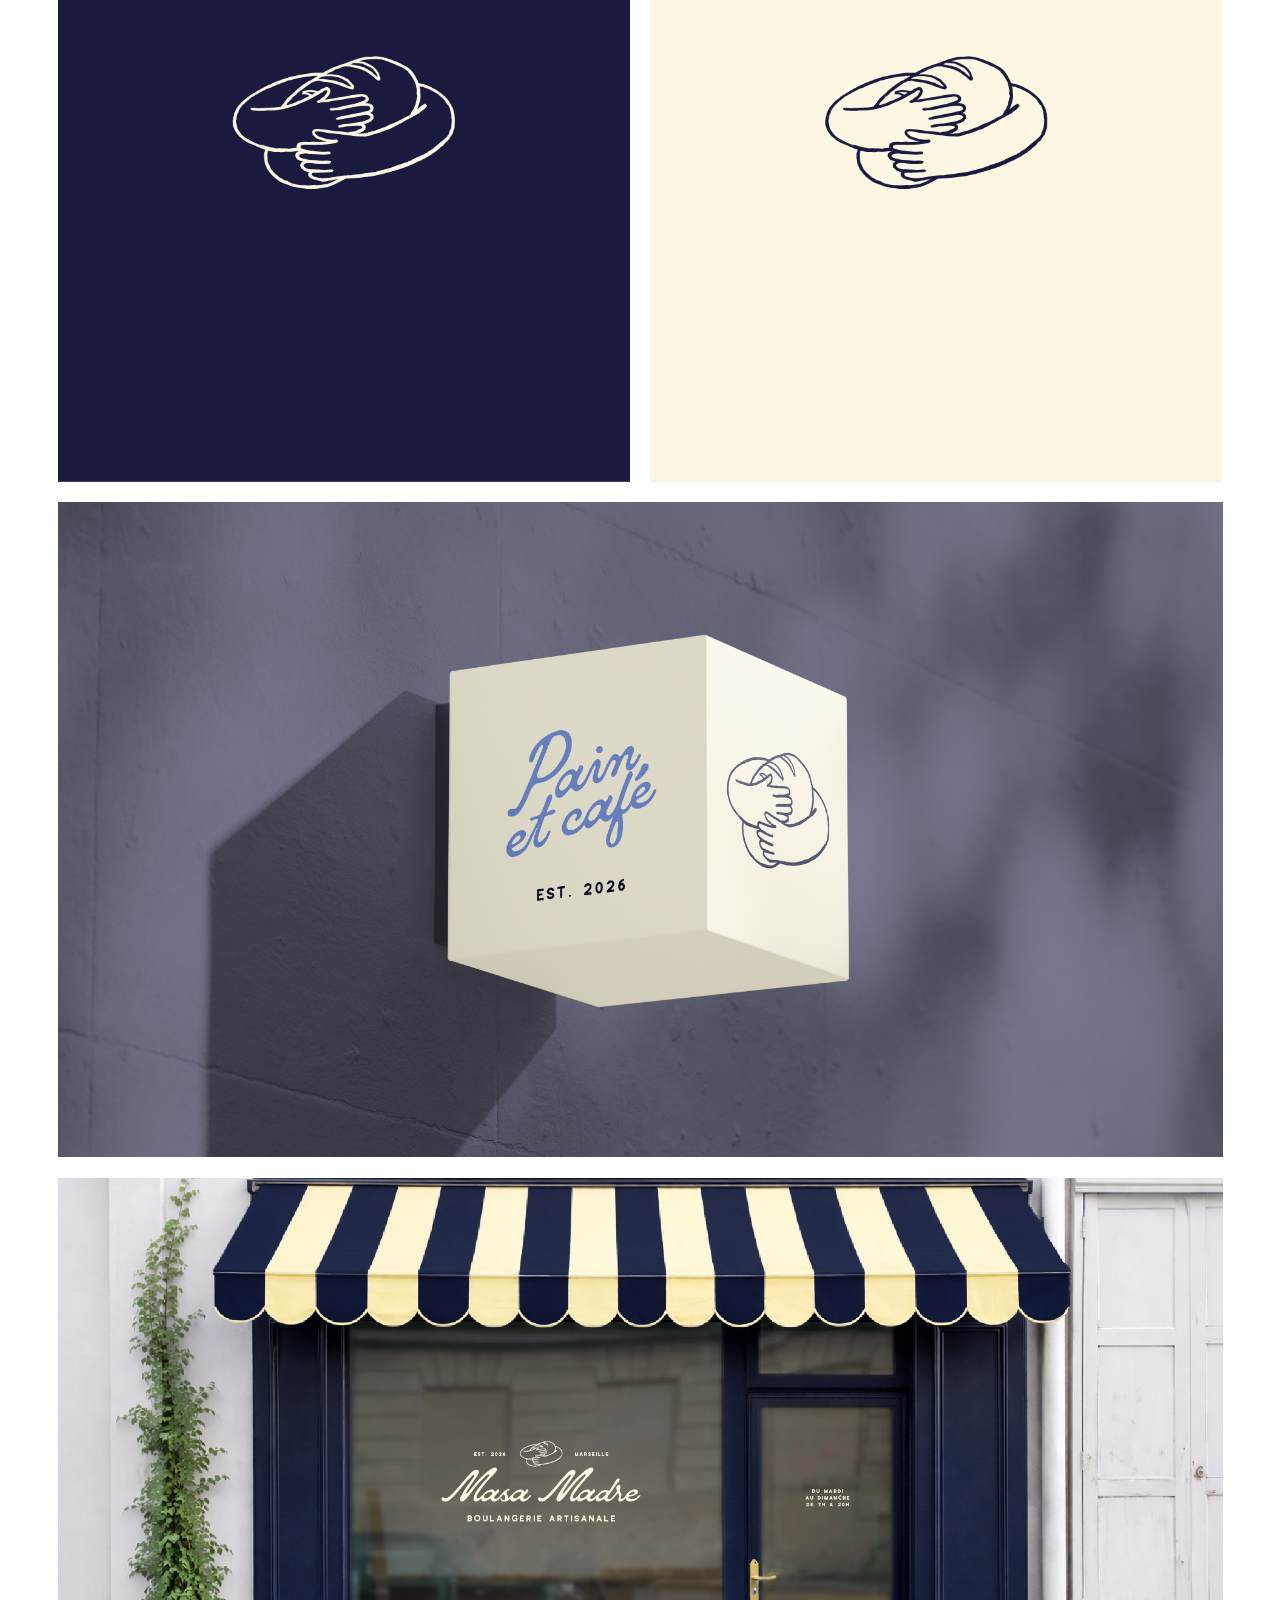
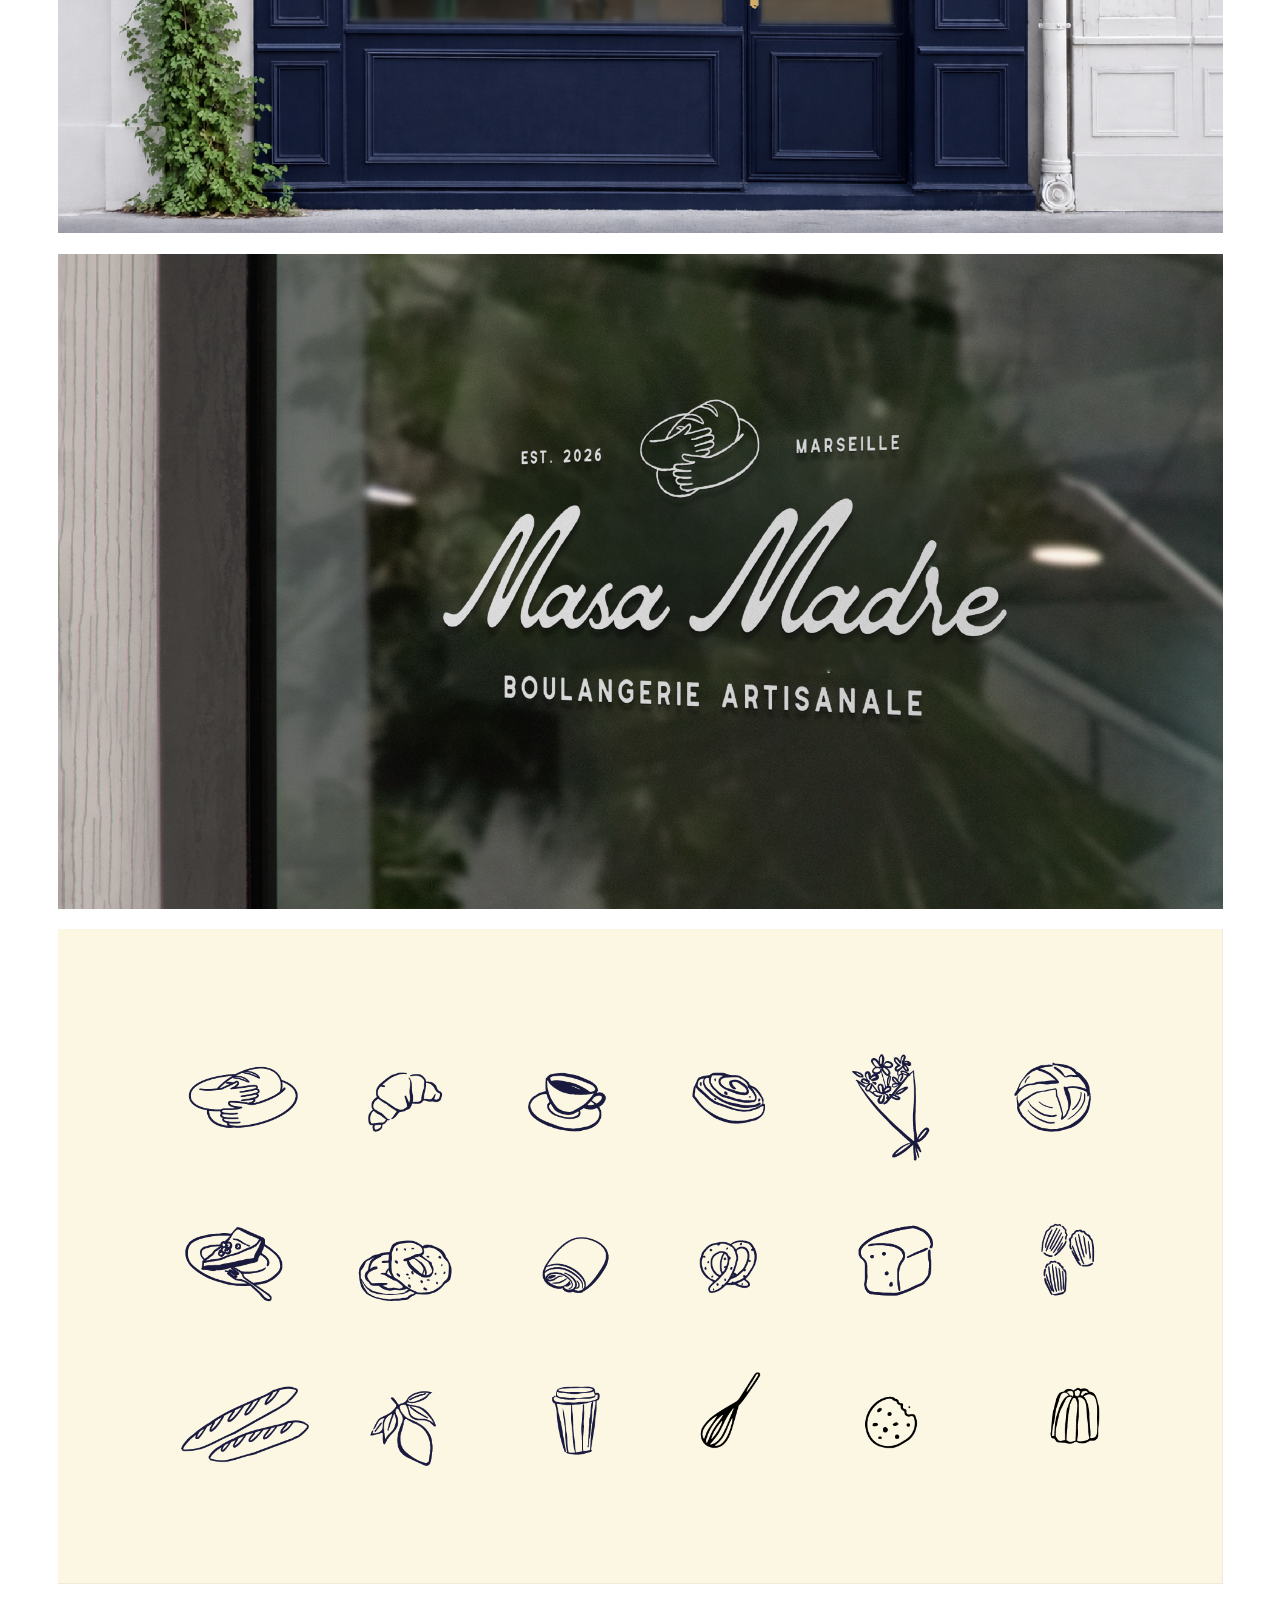
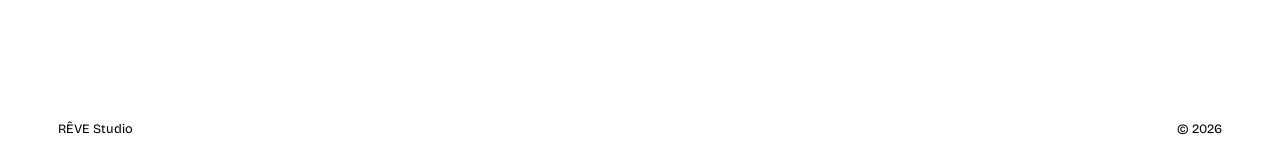
<file: proyectos/byten10/masa-madre/index.html>
<!DOCTYPE html>
<html lang="es">
  <head>
    <meta charset="UTF-8" />
    <meta name="viewport" content="width=device-width, initial-scale=1.0" />
    <meta name="robots" content="noindex, nofollow" />
    <meta name="description" content="Masa Madre — proyecto realizado para Ten10 Design por RÊVE Studio" />
    <title>Masa Madre — RÊVE Studio</title>
    <link rel="icon" href="../../../assets/FavIcon.svg" type="image/svg+xml" />
    <link rel="preconnect" href="https://fonts.googleapis.com" />
    <link rel="preconnect" href="https://fonts.gstatic.com" crossorigin />
    <link href="https://fonts.googleapis.com/css2?family=Bricolage+Grotesque:opsz,wdth,wght@12..96,100,200..800&family=Instrument+Serif:ital@0;1&display=swap" rel="stylesheet" />
    <link rel="stylesheet" href="../../../styles.css" />
    <link rel="stylesheet" href="../project.css" />
  </head>
  <body class="byten10-project">
    <header class="site-header">
      <nav class="navbar" aria-label="Navegación principal" data-nav>
        <a class="brand" href="../../../#inicio" aria-label="RÊVE Studio, ir al inicio">
          <img src="../../../assets/LOGO-Bordo.svg" alt="" aria-hidden="true" />
        </a>
        <button class="nav-toggle" type="button" aria-label="Abrir menú" aria-expanded="false" aria-controls="site-menu">
          <span></span><span></span>
        </button>
        <ul class="nav-menu" id="site-menu">
          <li><a href="../../../#inicio">Inicio</a></li>
          <li><a href="../../">Proyectos</a></li>
          <li><a href="../../../#servicios">Servicios</a></li>
          <li><a href="../../../#contacto">Contacto</a></li>
          <li><button class="language-toggle" type="button" aria-label="Cambiar idioma a inglés">EN</button></li>
        </ul>
      </nav>
    </header>

    <main class="byten10-main">
      <section class="byten10-intro" aria-label="Información del proyecto">
        <dl class="byten10-intro__facts">
          <div><dt>Proyecto:</dt><dd>Masa Madre</dd></div>
          <div><dt>Cliente:</dt><dd>Ten10 Design</dd></div>
        </dl>
        <p class="byten10-intro__description">
          <strong>Proyecto realizado para Ten10 Design.</strong><br />
          Masa Madre es una boulangerie ubicada en Marsella, Francia, que reinterpreta el espíritu de las panaderías francesas desde una mirada fresca y contemporánea. La propuesta combina tradición, oficio y cercanía con una identidad visual moderna, atractiva y descontracturada.
        </p>
      </section>

      <section class="byten10-gallery" aria-label="Galería del proyecto Masa Madre">
        <figure class="byten10-gallery__item byten10-gallery__item--wide"><img src="images/1.webp" alt="Masa Madre — imagen 1" /><figcaption>Imagen horizontal 1</figcaption></figure>
        <figure class="byten10-gallery__item byten10-gallery__item--wide"><img src="images/2.webp" alt="Masa Madre — imagen 2" loading="lazy" /><figcaption>Imagen horizontal 2</figcaption></figure>
        <figure class="byten10-gallery__item byten10-gallery__item--wide"><img src="images/3.webp" alt="Masa Madre — imagen 3" loading="lazy" /><figcaption>Imagen horizontal 3</figcaption></figure>
        <figure class="byten10-gallery__item byten10-gallery__item--portrait"><img src="images/4.webp" alt="Masa Madre — imagen 4" loading="lazy" /><figcaption>Imagen vertical 4</figcaption></figure>
        <figure class="byten10-gallery__item byten10-gallery__item--portrait"><img src="images/5.webp" alt="Masa Madre — imagen 5" loading="lazy" /><figcaption>Imagen vertical 5</figcaption></figure>
        <figure class="byten10-gallery__item byten10-gallery__item--wide"><img src="images/6.webp" alt="Masa Madre — imagen 6" loading="lazy" /><figcaption>Imagen horizontal 6</figcaption></figure>
        <figure class="byten10-gallery__item byten10-gallery__item--wide"><img src="images/7.webp" alt="Masa Madre — imagen 7" loading="lazy" /><figcaption>Imagen horizontal 7</figcaption></figure>
        <figure class="byten10-gallery__item byten10-gallery__item--portrait"><img src="images/8.webp" alt="Masa Madre — imagen 8" loading="lazy" /><figcaption>Imagen vertical 8</figcaption></figure>
        <figure class="byten10-gallery__item byten10-gallery__item--portrait"><img src="images/9.webp" alt="Masa Madre — imagen 9" loading="lazy" /><figcaption>Imagen vertical 9</figcaption></figure>
        <figure class="byten10-gallery__item byten10-gallery__item--wide"><img src="images/10.webp" alt="Masa Madre — imagen 10" loading="lazy" /><figcaption>Imagen horizontal 10</figcaption></figure>
        <figure class="byten10-gallery__item byten10-gallery__item--wide"><img src="images/11.webp" alt="Masa Madre — imagen 11" loading="lazy" /><figcaption>Imagen horizontal 11</figcaption></figure>
        <figure class="byten10-gallery__item byten10-gallery__item--wide"><img src="images/12.webp" alt="Masa Madre — imagen 12" loading="lazy" /><figcaption>Imagen horizontal 12</figcaption></figure>
        <figure class="byten10-gallery__item byten10-gallery__item--wide"><img src="images/13.webp" alt="Masa Madre — imagen 13" loading="lazy" /><figcaption>Imagen horizontal 13</figcaption></figure>
      </section>
    </main>

    <footer class="byten10-footer"><p>RÊVE Studio</p><p>© <span id="current-year"></span></p></footer>
    <script src="../project-effects.js"></script>
    <script>
      const toggle = document.querySelector(".nav-toggle");
      const menu = document.querySelector("#site-menu");
      document.querySelector("#current-year").textContent = new Date().getFullYear();
      toggle.addEventListener("click", () => {
        const open = document.body.classList.toggle("nav-open");
        toggle.setAttribute("aria-expanded", String(open));
        toggle.setAttribute("aria-label", open ? "Cerrar menú" : "Abrir menú");
      });
      menu.querySelectorAll("a").forEach((link) => link.addEventListener("click", () => {
        document.body.classList.remove("nav-open");
        toggle.setAttribute("aria-expanded", "false");
      }));
    </script>
  </body>
</html>
</file>
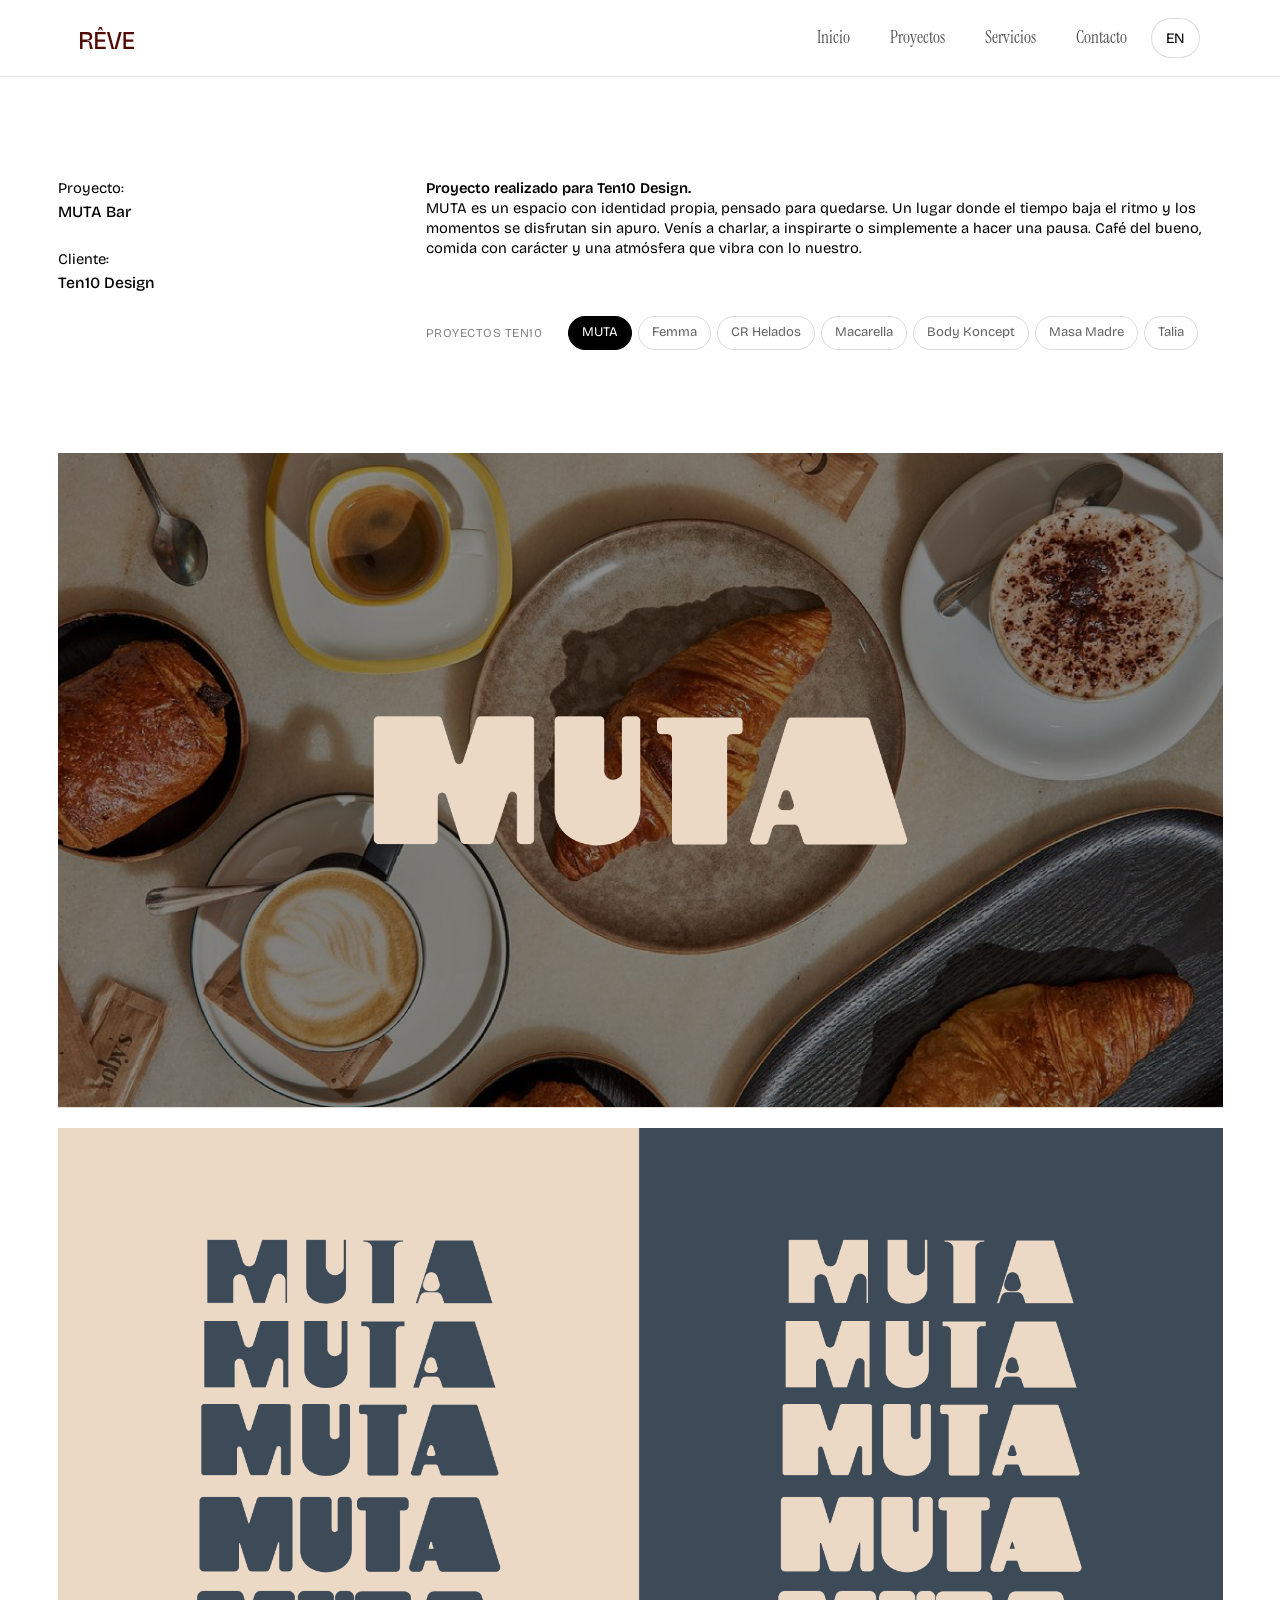
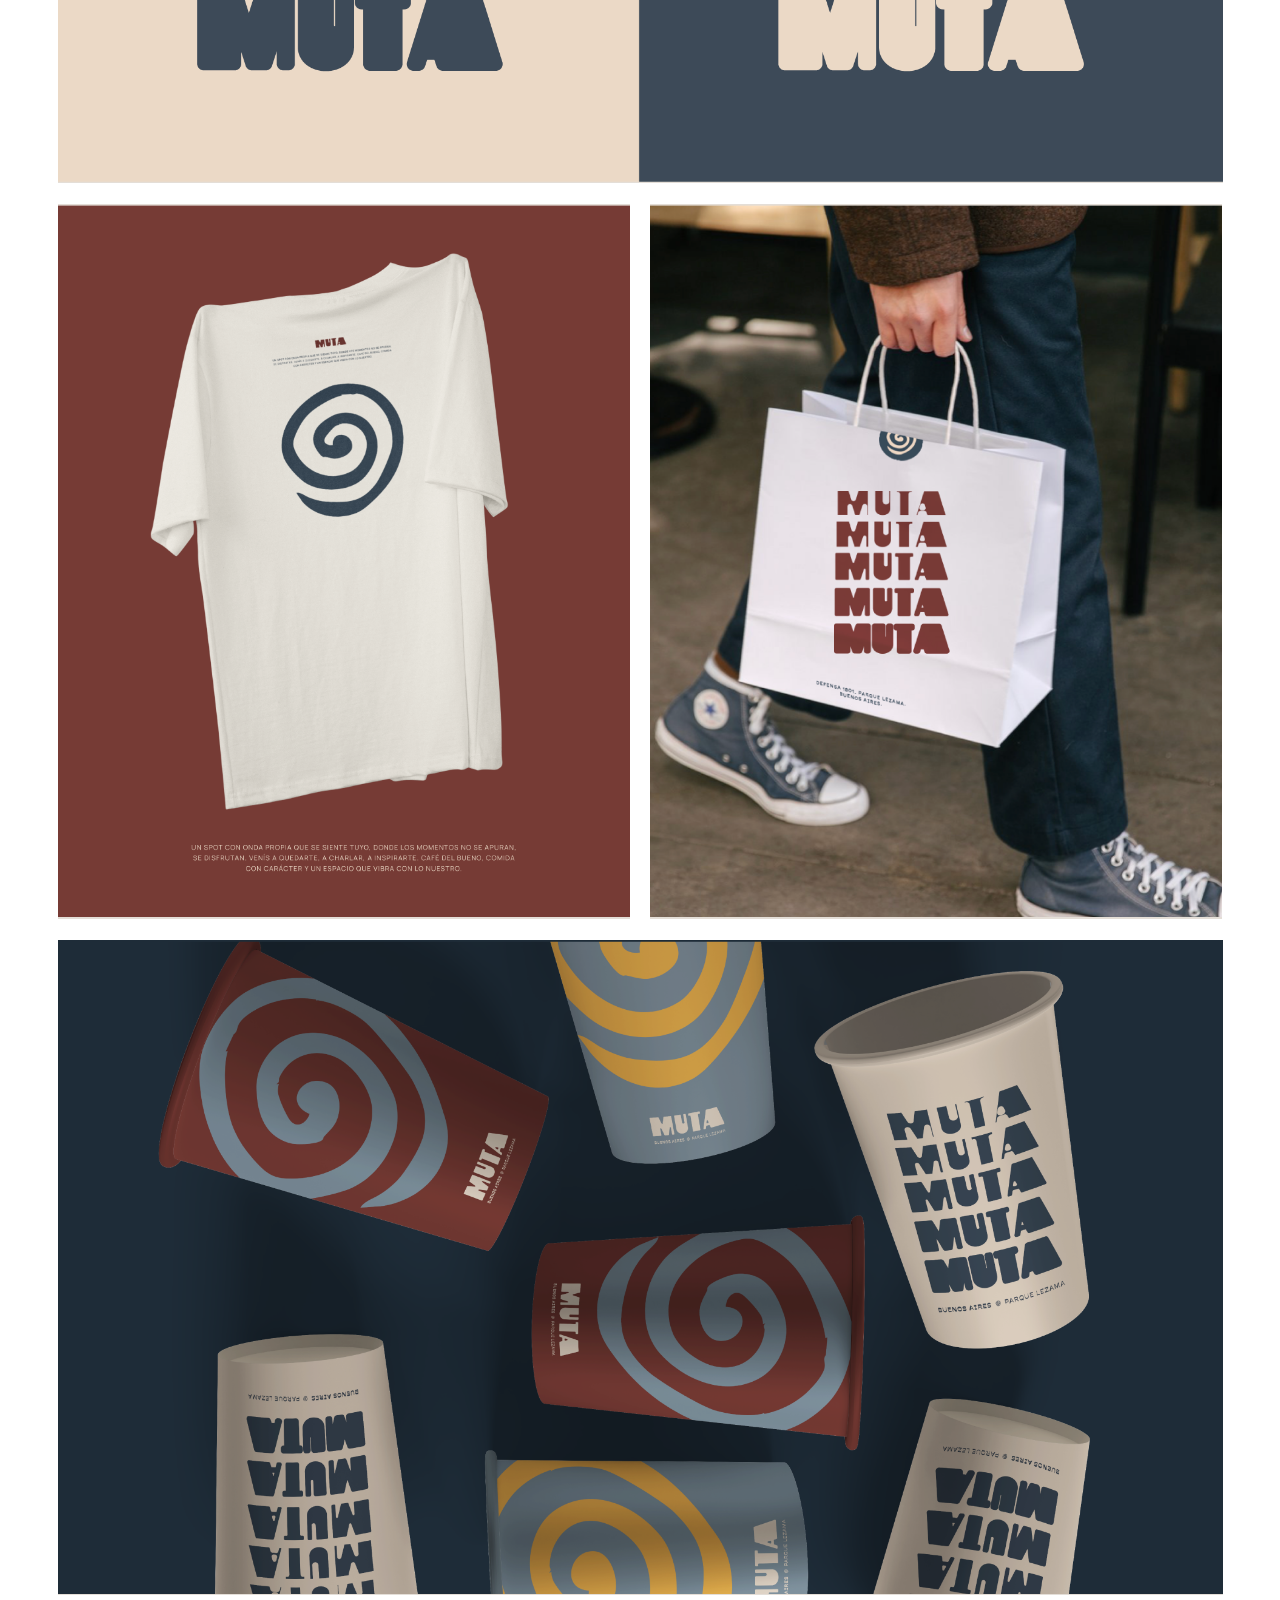
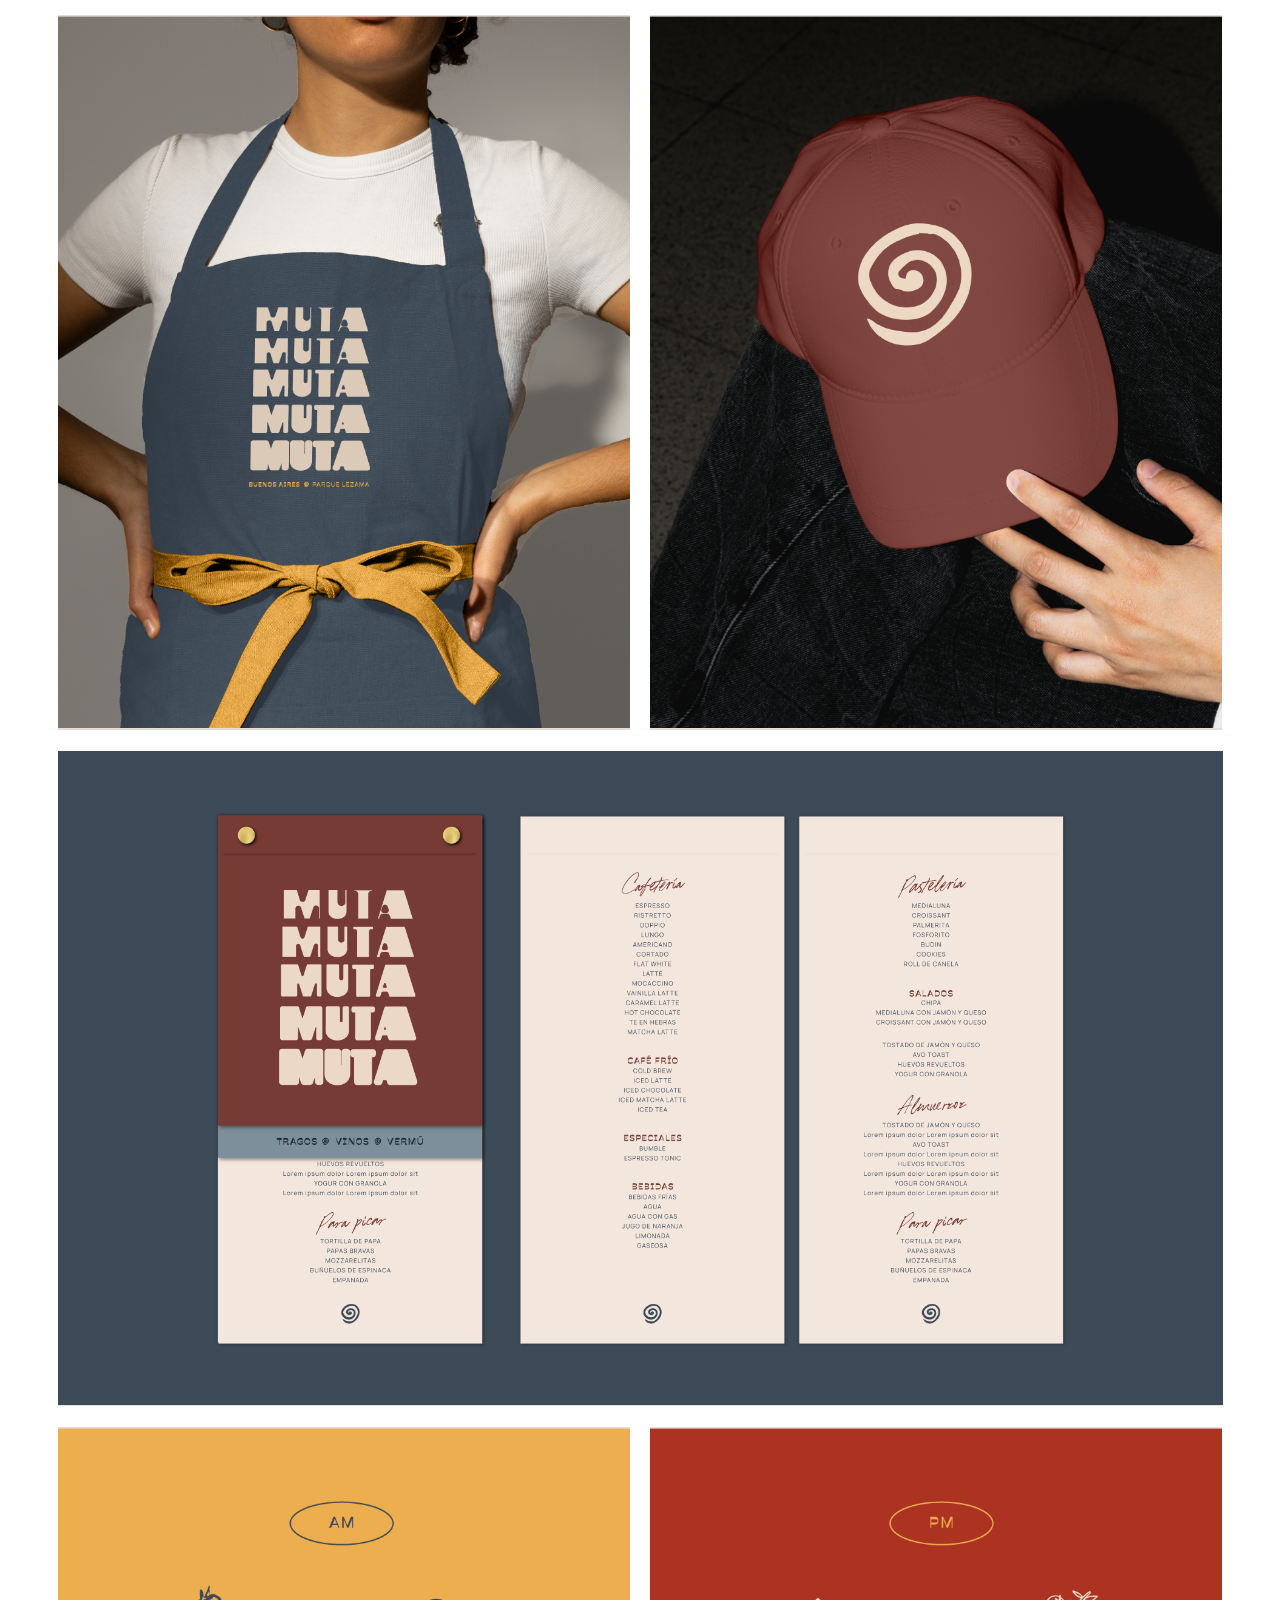
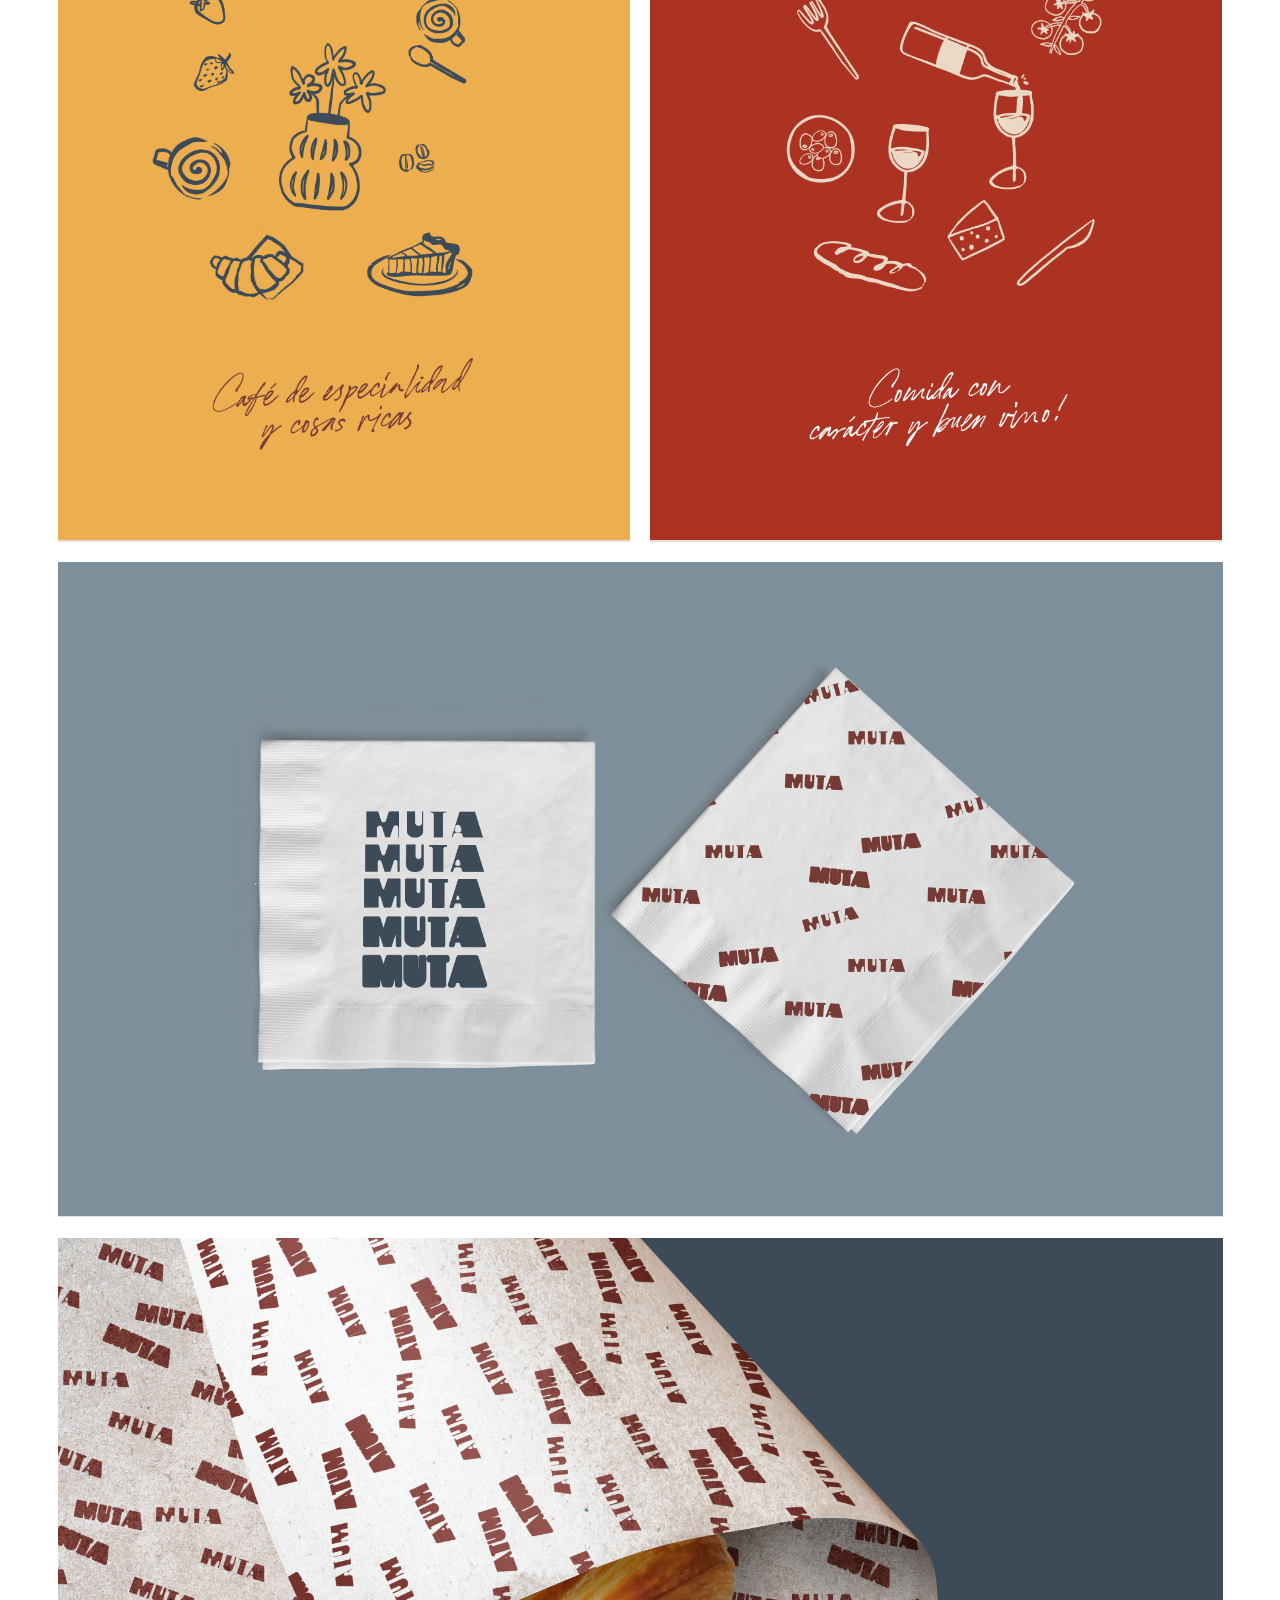
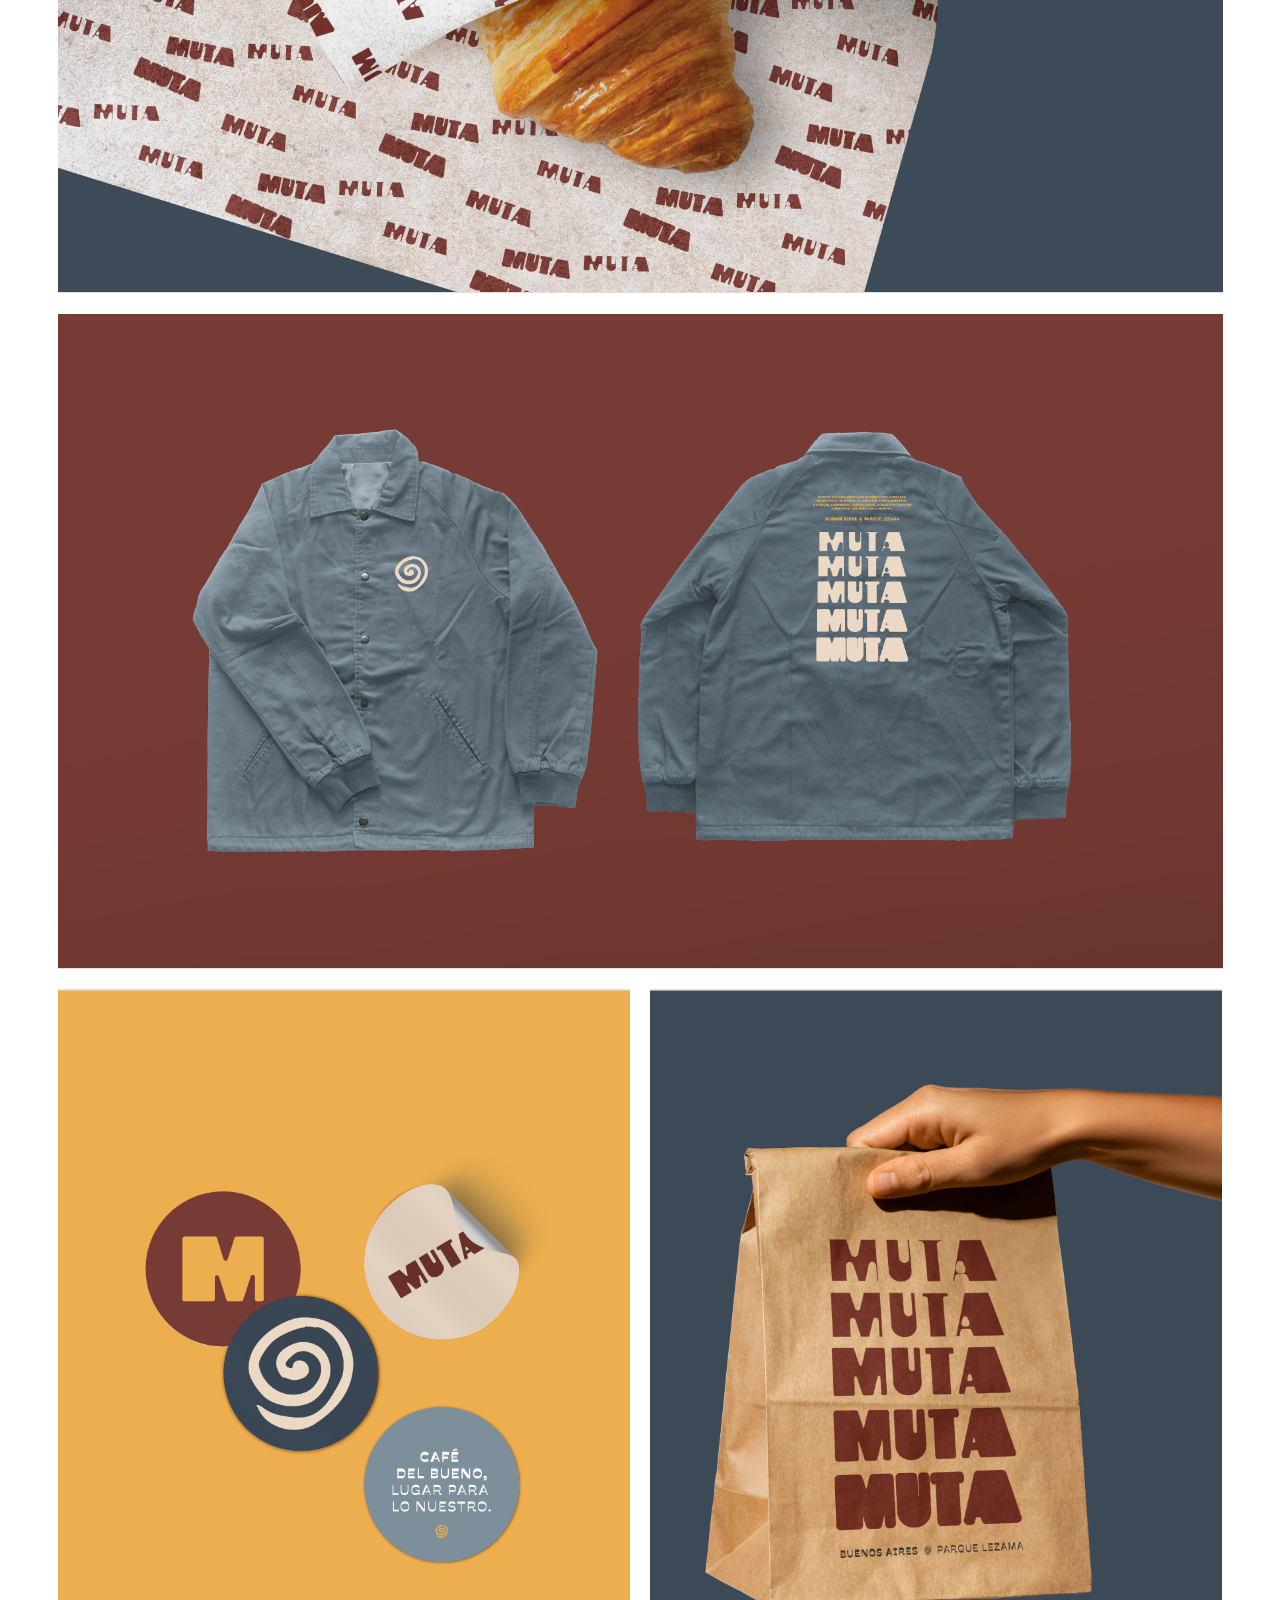
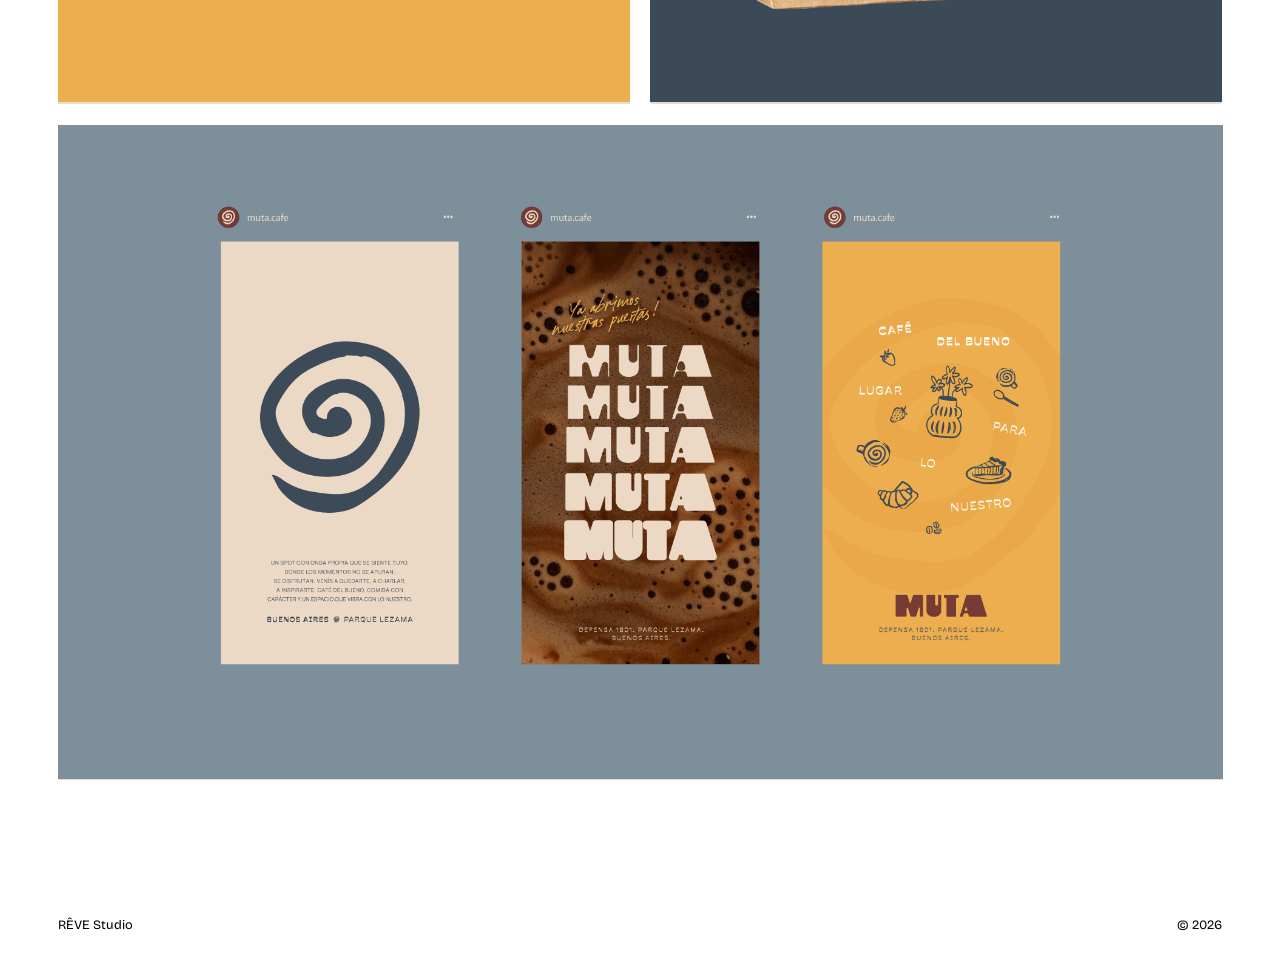
<file: proyectos/byten10/muta/index.html>
<!DOCTYPE html>
<html lang="es">
  <head>
    <meta charset="UTF-8" />
    <meta name="viewport" content="width=device-width, initial-scale=1.0" />
    <meta name="robots" content="noindex, nofollow" />
    <meta name="description" content="MUTA Bar — proyecto realizado para Ten10 Design por RÊVE Studio" />
    <title>MUTA Bar — RÊVE Studio</title>
    <link rel="icon" href="../../../assets/FavIcon.svg" type="image/svg+xml" />
    <link rel="preconnect" href="https://fonts.googleapis.com" />
    <link rel="preconnect" href="https://fonts.gstatic.com" crossorigin />
    <link href="https://fonts.googleapis.com/css2?family=Bricolage+Grotesque:opsz,wdth,wght@12..96,100,200..800&family=Instrument+Serif:ital@0;1&display=swap" rel="stylesheet" />
    <link rel="stylesheet" href="../../../styles.css" />
    <link rel="stylesheet" href="../project.css" />
  </head>
  <body class="byten10-project">
    <header class="site-header">
      <nav class="navbar" aria-label="Navegación principal" data-nav>
        <a class="brand" href="../../../#inicio" aria-label="RÊVE Studio, ir al inicio">
          <img src="../../../assets/LOGO-Bordo.svg" alt="" aria-hidden="true" />
        </a>
        <button class="nav-toggle" type="button" aria-label="Abrir menú" aria-expanded="false" aria-controls="site-menu">
          <span></span><span></span>
        </button>
        <ul class="nav-menu" id="site-menu">
          <li><a href="../../../#inicio">Inicio</a></li>
          <li><a href="../../">Proyectos</a></li>
          <li><a href="../../../#servicios">Servicios</a></li>
          <li><a href="../../../#contacto">Contacto</a></li>
          <li>
            <button class="language-toggle" type="button" aria-label="Cambiar idioma a inglés">EN</button>
          </li>
        </ul>
      </nav>
    </header>

    <main class="byten10-main">
      <section class="byten10-intro" aria-label="Información del proyecto">
        <dl class="byten10-intro__facts">
          <div><dt>Proyecto:</dt><dd>MUTA Bar</dd></div>
          <div><dt>Cliente:</dt><dd>Ten10 Design</dd></div>
        </dl>
        <p class="byten10-intro__description">
          <strong>Proyecto realizado para Ten10 Design.</strong><br />
          MUTA es un espacio con identidad propia, pensado para quedarse. Un lugar donde el tiempo baja el ritmo y los momentos se disfrutan sin apuro. Venís a charlar, a inspirarte o simplemente a hacer una pausa. Café del bueno, comida con carácter y una atmósfera que vibra con lo nuestro.
        </p>
      </section>

      <section class="byten10-gallery" aria-label="Galería del proyecto MUTA Bar">
        <figure class="byten10-gallery__item byten10-gallery__item--wide"><img src="images/01-wide.webp" alt="MUTA Bar — imagen 1" /><figcaption>Imagen horizontal 01</figcaption></figure>
        <figure class="byten10-gallery__item byten10-gallery__item--wide"><img src="images/02-wide.webp" alt="MUTA Bar — imagen 2" /><figcaption>Imagen horizontal 02</figcaption></figure>
        <figure class="byten10-gallery__item byten10-gallery__item--portrait"><img src="images/03-portrait.webp" alt="MUTA Bar — imagen 3" /><figcaption>Imagen vertical 03</figcaption></figure>
        <figure class="byten10-gallery__item byten10-gallery__item--portrait"><img src="images/04-portrait.webp" alt="MUTA Bar — imagen 4" /><figcaption>Imagen vertical 04</figcaption></figure>
        <figure class="byten10-gallery__item byten10-gallery__item--wide"><img src="images/05-wide.webp" alt="MUTA Bar — imagen 5" /><figcaption>Imagen horizontal 05</figcaption></figure>
        <figure class="byten10-gallery__item byten10-gallery__item--portrait"><img src="images/06-portrait.webp" alt="MUTA Bar — imagen 6" /><figcaption>Imagen vertical 06</figcaption></figure>
        <figure class="byten10-gallery__item byten10-gallery__item--portrait"><img src="images/07-portrait.webp" alt="MUTA Bar — imagen 7" /><figcaption>Imagen vertical 07</figcaption></figure>
        <figure class="byten10-gallery__item byten10-gallery__item--wide"><img src="images/08-wide.webp" alt="MUTA Bar — imagen 8" /><figcaption>Imagen horizontal 08</figcaption></figure>
        <figure class="byten10-gallery__item byten10-gallery__item--portrait"><img src="images/09-portrait.webp" alt="MUTA Bar — imagen 9" /><figcaption>Imagen vertical 09</figcaption></figure>
        <figure class="byten10-gallery__item byten10-gallery__item--portrait"><img src="images/10-portrait.webp" alt="MUTA Bar — imagen 10" /><figcaption>Imagen vertical 10</figcaption></figure>
        <figure class="byten10-gallery__item byten10-gallery__item--wide"><img src="images/11-wide.webp" alt="MUTA Bar — imagen 11" /><figcaption>Imagen horizontal 11</figcaption></figure>
        <figure class="byten10-gallery__item byten10-gallery__item--wide"><img src="images/12-wide.webp" alt="MUTA Bar — imagen 12" /><figcaption>Imagen horizontal 12</figcaption></figure>
        <figure class="byten10-gallery__item byten10-gallery__item--wide"><img src="images/13-wide.webp" alt="MUTA Bar — imagen 13" /><figcaption>Imagen horizontal 13</figcaption></figure>
        <figure class="byten10-gallery__item byten10-gallery__item--portrait"><img src="images/14-portrait.webp" alt="MUTA Bar — imagen 14" /><figcaption>Imagen vertical 14</figcaption></figure>
        <figure class="byten10-gallery__item byten10-gallery__item--portrait"><img src="images/15-portrait.webp" alt="MUTA Bar — imagen 15" /><figcaption>Imagen vertical 15</figcaption></figure>
        <figure class="byten10-gallery__item byten10-gallery__item--wide"><img src="images/16-wide.webp" alt="MUTA Bar — imagen 16" /><figcaption>Imagen horizontal 16</figcaption></figure>
      </section>
    </main>

    <footer class="byten10-footer"><p>RÊVE Studio</p><p>© <span id="current-year"></span></p></footer>
    <script src="../project-effects.js"></script>
    <script>
      const toggle = document.querySelector(".nav-toggle");
      const menu = document.querySelector("#site-menu");
      document.querySelector("#current-year").textContent = new Date().getFullYear();
      toggle.addEventListener("click", () => {
        const open = document.body.classList.toggle("nav-open");
        toggle.setAttribute("aria-expanded", String(open));
        toggle.setAttribute("aria-label", open ? "Cerrar menú" : "Abrir menú");
      });
      menu.querySelectorAll("a").forEach((link) => link.addEventListener("click", () => {
        document.body.classList.remove("nav-open");
        toggle.setAttribute("aria-expanded", "false");
      }));
    </script>
  </body>
</html>
</file>
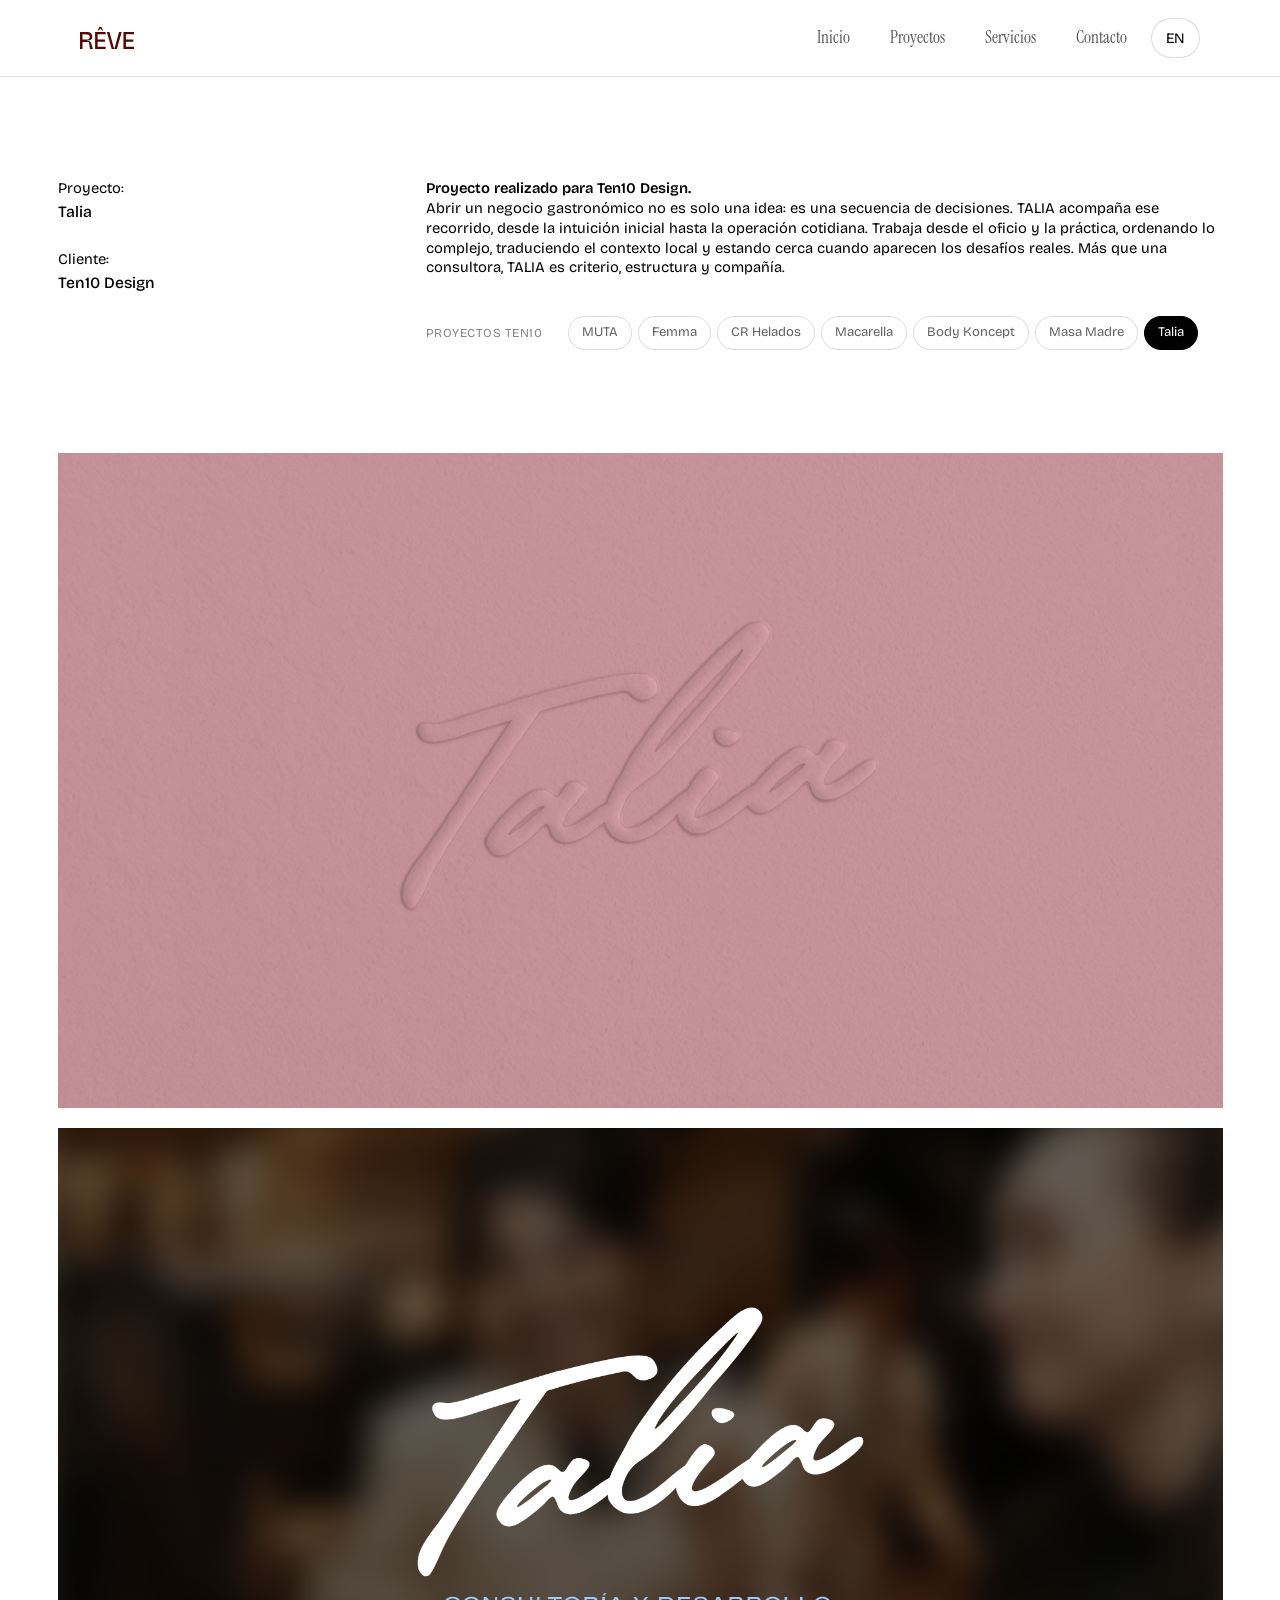
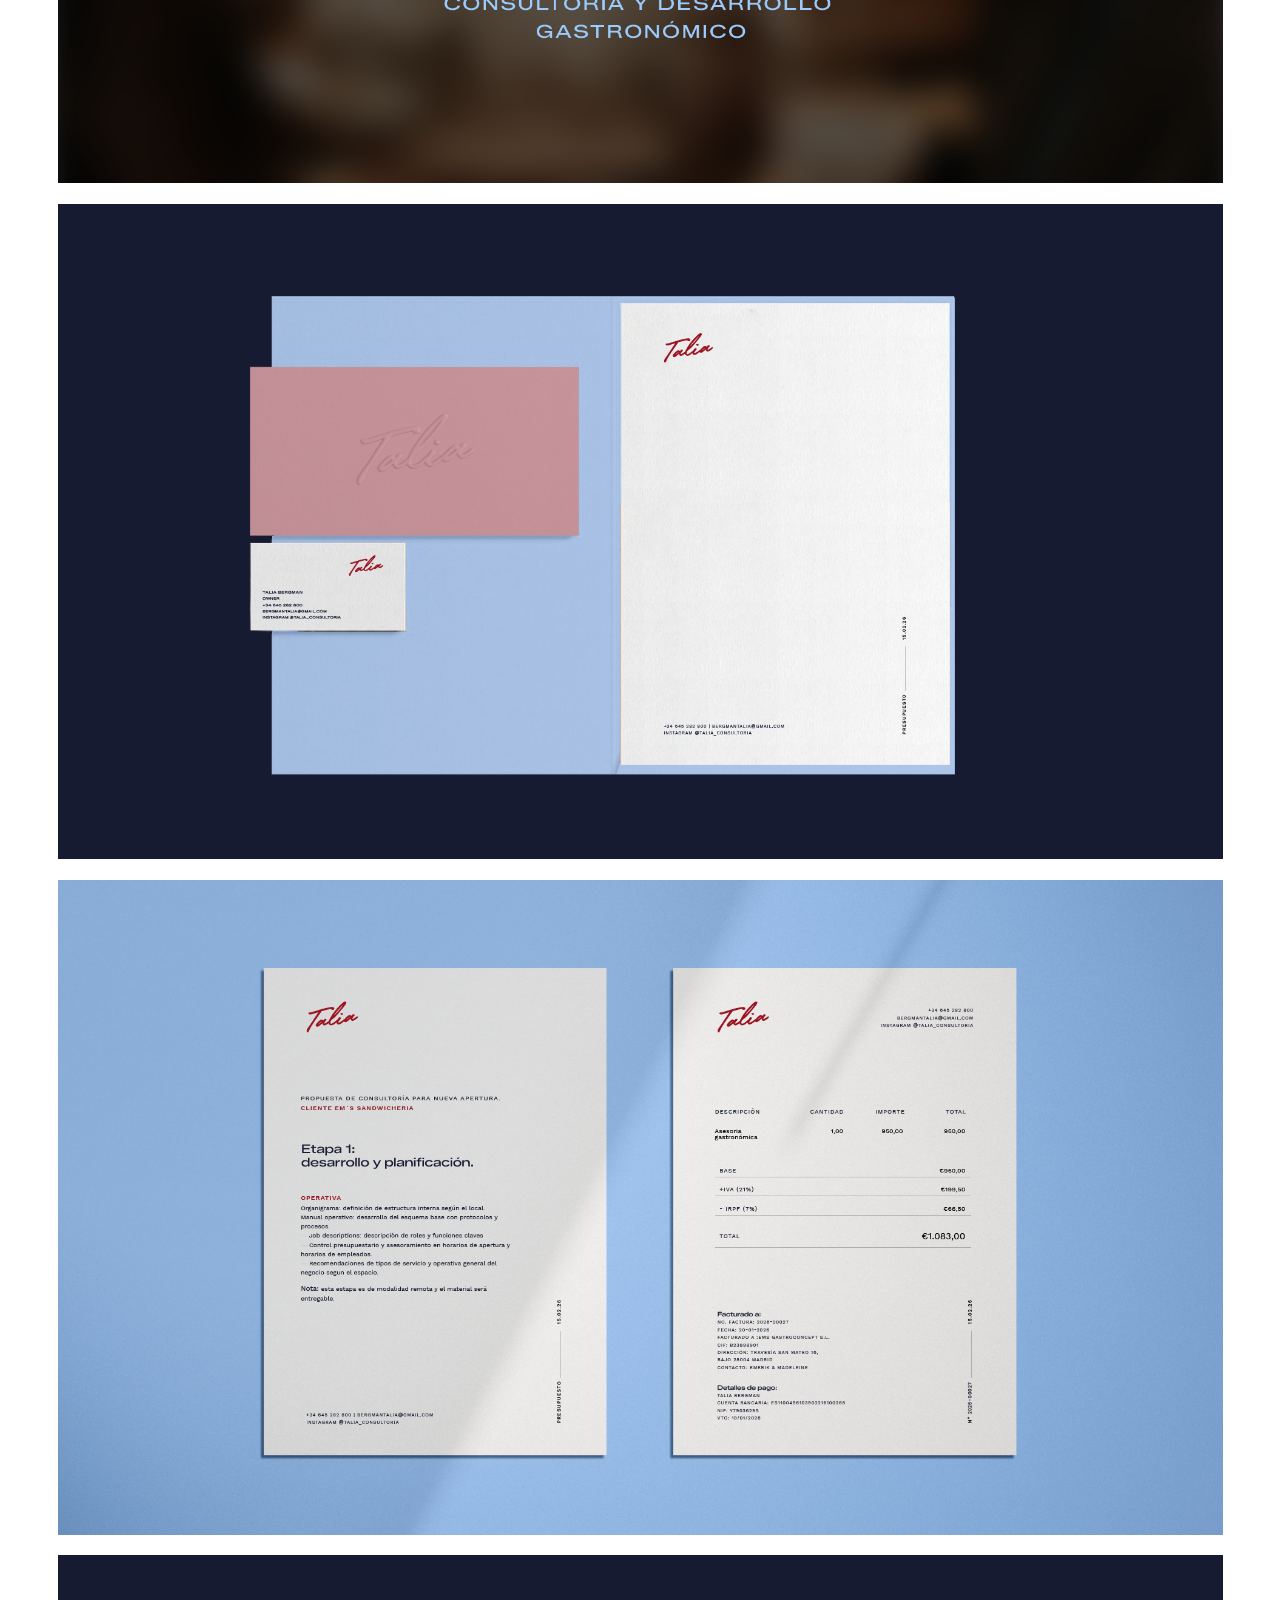
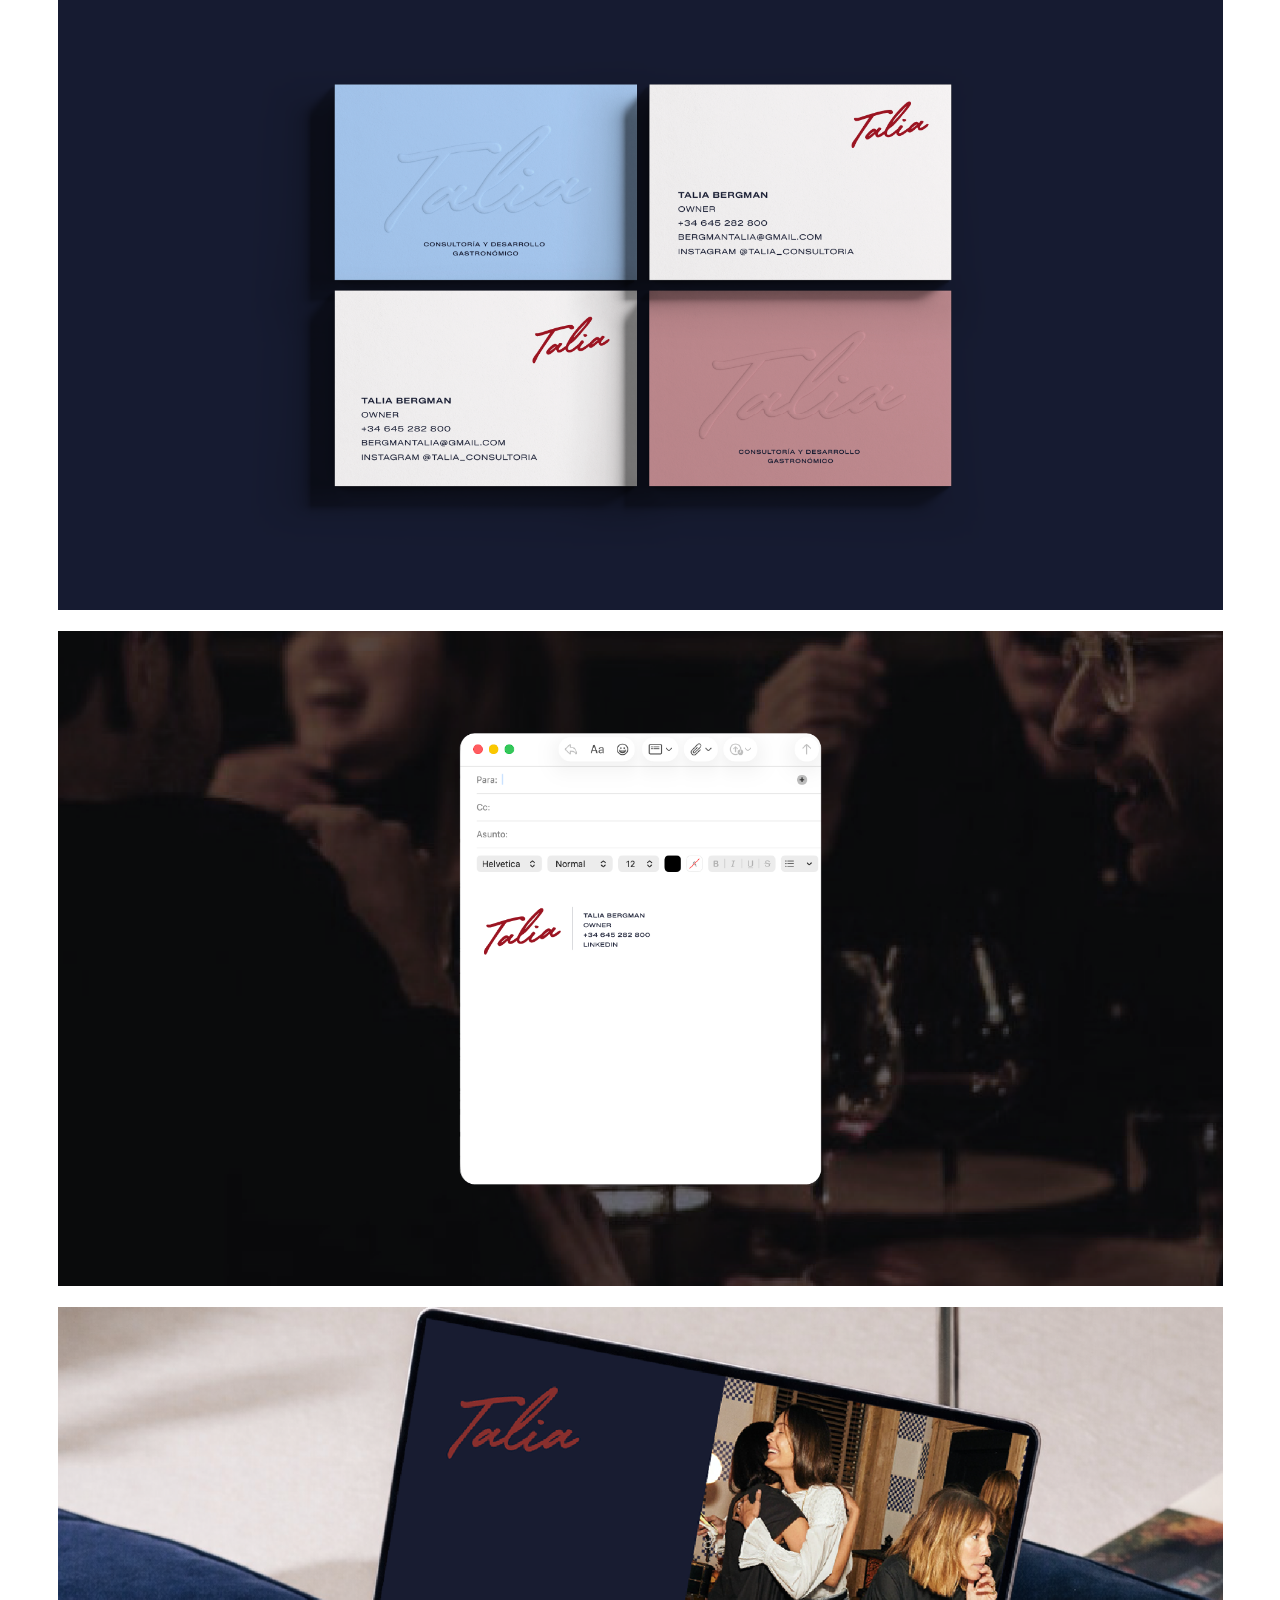
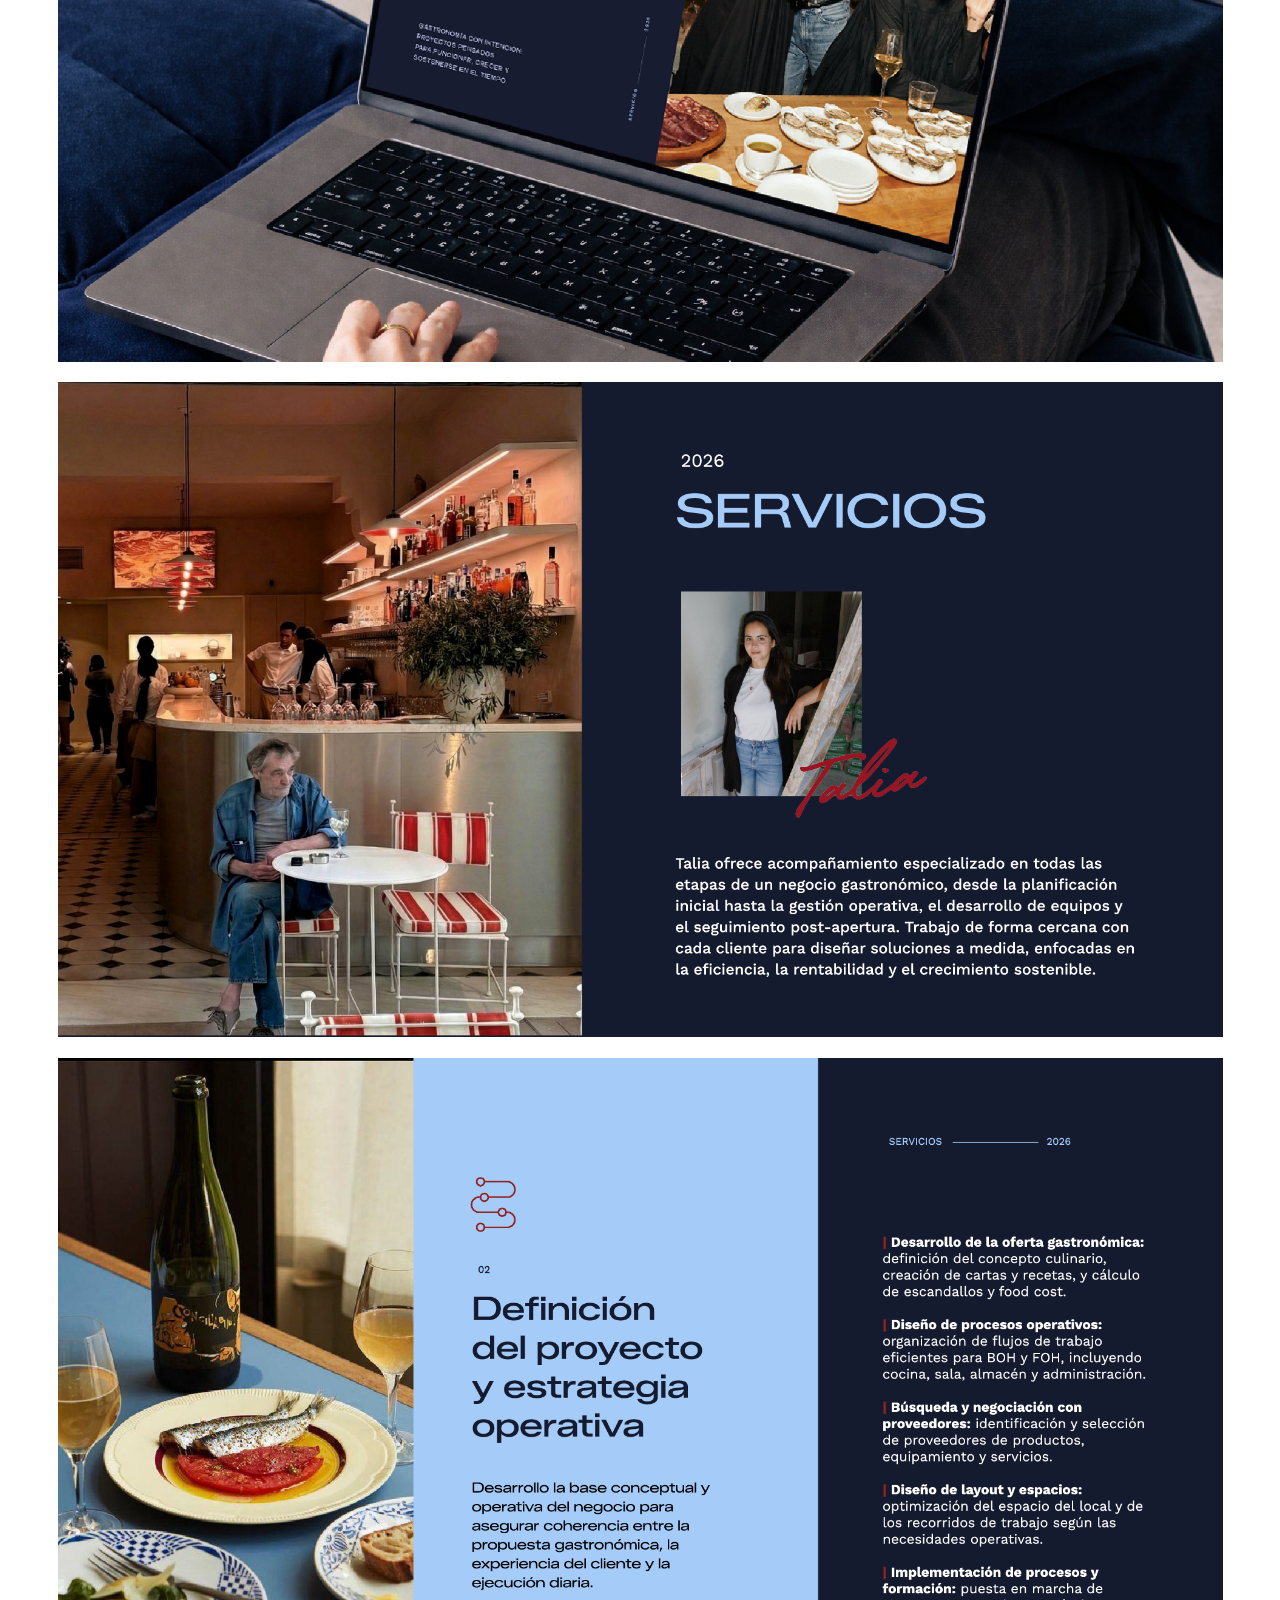
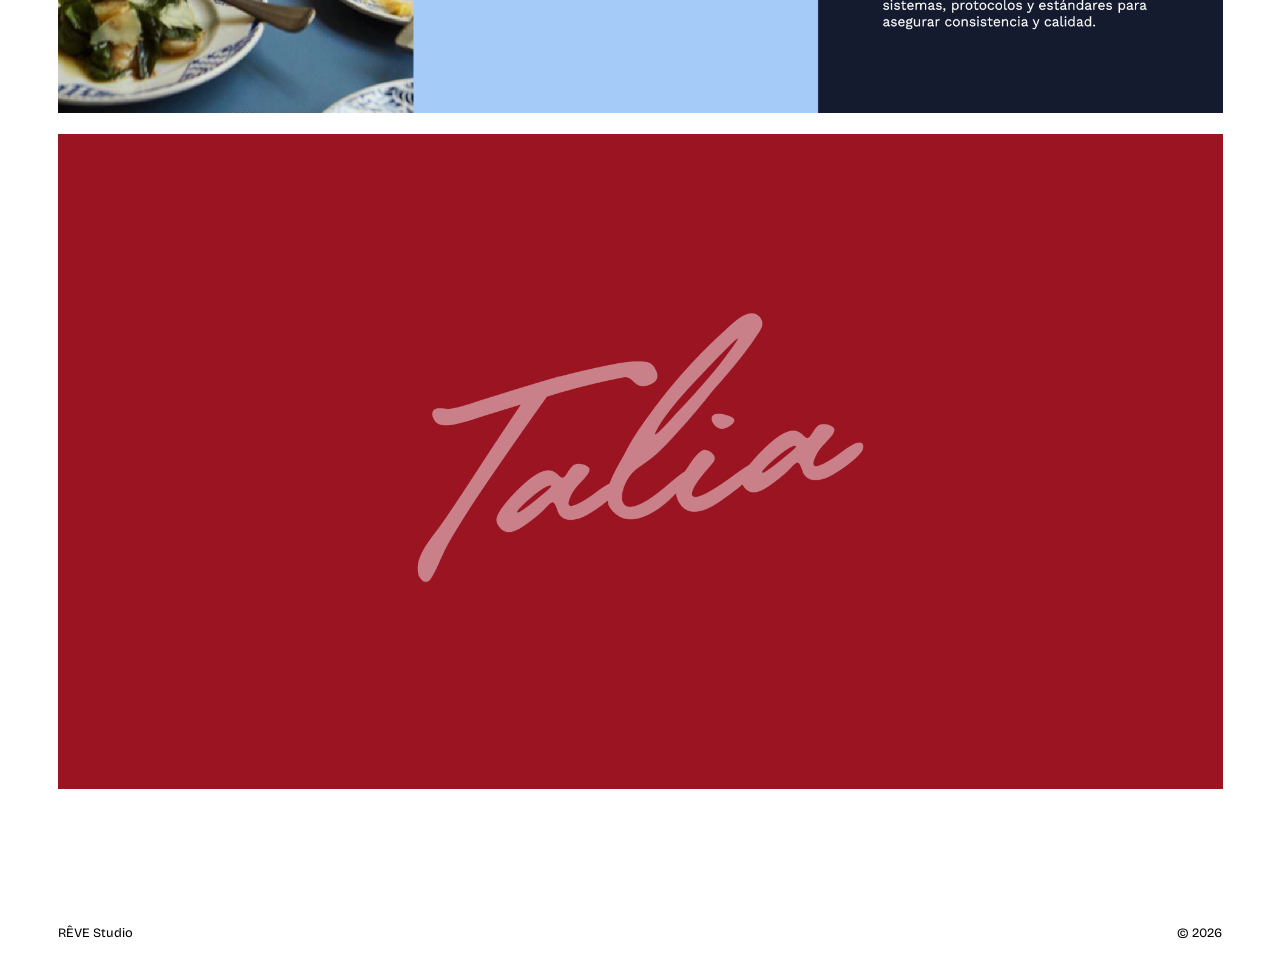
<file: proyectos/byten10/talia/index.html>
<!DOCTYPE html>
<html lang="es">
  <head>
    <meta charset="UTF-8" />
    <meta name="viewport" content="width=device-width, initial-scale=1.0" />
    <meta name="robots" content="noindex, nofollow" />
    <meta name="description" content="Talia — proyecto realizado para Ten10 Design por RÊVE Studio" />
    <title>Talia — RÊVE Studio</title>
    <link rel="icon" href="../../../assets/FavIcon.svg" type="image/svg+xml" />
    <link rel="preconnect" href="https://fonts.googleapis.com" />
    <link rel="preconnect" href="https://fonts.gstatic.com" crossorigin />
    <link href="https://fonts.googleapis.com/css2?family=Bricolage+Grotesque:opsz,wdth,wght@12..96,100,200..800&family=Instrument+Serif:ital@0;1&display=swap" rel="stylesheet" />
    <link rel="stylesheet" href="../../../styles.css" />
    <link rel="stylesheet" href="../project.css" />
  </head>
  <body class="byten10-project">
    <header class="site-header">
      <nav class="navbar" aria-label="Navegación principal" data-nav>
        <a class="brand" href="../../../#inicio" aria-label="RÊVE Studio, ir al inicio">
          <img src="../../../assets/LOGO-Bordo.svg" alt="" aria-hidden="true" />
        </a>
        <button class="nav-toggle" type="button" aria-label="Abrir menú" aria-expanded="false" aria-controls="site-menu">
          <span></span><span></span>
        </button>
        <ul class="nav-menu" id="site-menu">
          <li><a href="../../../#inicio">Inicio</a></li>
          <li><a href="../../">Proyectos</a></li>
          <li><a href="../../../#servicios">Servicios</a></li>
          <li><a href="../../../#contacto">Contacto</a></li>
          <li><button class="language-toggle" type="button" aria-label="Cambiar idioma a inglés">EN</button></li>
        </ul>
      </nav>
    </header>

    <main class="byten10-main">
      <section class="byten10-intro" aria-label="Información del proyecto">
        <dl class="byten10-intro__facts">
          <div><dt>Proyecto:</dt><dd>Talia</dd></div>
          <div><dt>Cliente:</dt><dd>Ten10 Design</dd></div>
        </dl>
        <p class="byten10-intro__description">
          <strong>Proyecto realizado para Ten10 Design.</strong><br />
          Abrir un negocio gastronómico no es solo una idea: es una secuencia de decisiones. TALIA acompaña ese recorrido, desde la intuición inicial hasta la operación cotidiana. Trabaja desde el oficio y la práctica, ordenando lo complejo, traduciendo el contexto local y estando cerca cuando aparecen los desafíos reales. Más que una consultora, TALIA es criterio, estructura y compañía.
        </p>
      </section>

      <section class="byten10-gallery" aria-label="Galería del proyecto Talia">
        <figure class="byten10-gallery__item byten10-gallery__item--wide"><img src="images/01-wide.webp" alt="Talia — imagen 1" /><figcaption>Imagen horizontal 1</figcaption></figure>
        <figure class="byten10-gallery__item byten10-gallery__item--wide"><img src="images/02-wide.webp" alt="Talia — imagen 2" loading="lazy" /><figcaption>Imagen horizontal 2</figcaption></figure>
        <figure class="byten10-gallery__item byten10-gallery__item--wide"><img src="images/03-wide.webp" alt="Talia — imagen 3" loading="lazy" /><figcaption>Imagen horizontal 3</figcaption></figure>
        <figure class="byten10-gallery__item byten10-gallery__item--wide"><img src="images/04-wide.webp" alt="Talia — imagen 4" loading="lazy" /><figcaption>Imagen horizontal 4</figcaption></figure>
        <figure class="byten10-gallery__item byten10-gallery__item--wide"><img src="images/05-wide.webp" alt="Talia — imagen 5" loading="lazy" /><figcaption>Imagen horizontal 5</figcaption></figure>
        <figure class="byten10-gallery__item byten10-gallery__item--wide"><img src="images/06-wide.webp" alt="Talia — imagen 6" loading="lazy" /><figcaption>Imagen horizontal 6</figcaption></figure>
        <figure class="byten10-gallery__item byten10-gallery__item--wide"><img src="images/07-wide.webp" alt="Talia — imagen 7" loading="lazy" /><figcaption>Imagen horizontal 7</figcaption></figure>
        <figure class="byten10-gallery__item byten10-gallery__item--wide"><img src="images/08-wide.webp" alt="Talia — imagen 8" loading="lazy" /><figcaption>Imagen horizontal 8</figcaption></figure>
        <figure class="byten10-gallery__item byten10-gallery__item--wide"><img src="images/09-wide.webp" alt="Talia — imagen 9" loading="lazy" /><figcaption>Imagen horizontal 9</figcaption></figure>
        <figure class="byten10-gallery__item byten10-gallery__item--wide"><img src="images/10-wide.webp" alt="Talia — imagen 10" loading="lazy" /><figcaption>Imagen horizontal 10</figcaption></figure>
      </section>
    </main>

    <footer class="byten10-footer"><p>RÊVE Studio</p><p>© <span id="current-year"></span></p></footer>
    <script src="../project-effects.js"></script>
    <script>
      const toggle = document.querySelector(".nav-toggle");
      const menu = document.querySelector("#site-menu");
      document.querySelector("#current-year").textContent = new Date().getFullYear();
      toggle.addEventListener("click", () => {
        const open = document.body.classList.toggle("nav-open");
        toggle.setAttribute("aria-expanded", String(open));
        toggle.setAttribute("aria-label", open ? "Cerrar menú" : "Abrir menú");
      });
      menu.querySelectorAll("a").forEach((link) => link.addEventListener("click", () => {
        document.body.classList.remove("nav-open");
        toggle.setAttribute("aria-expanded", "false");
      }));
    </script>
  </body>
</html>
</file>
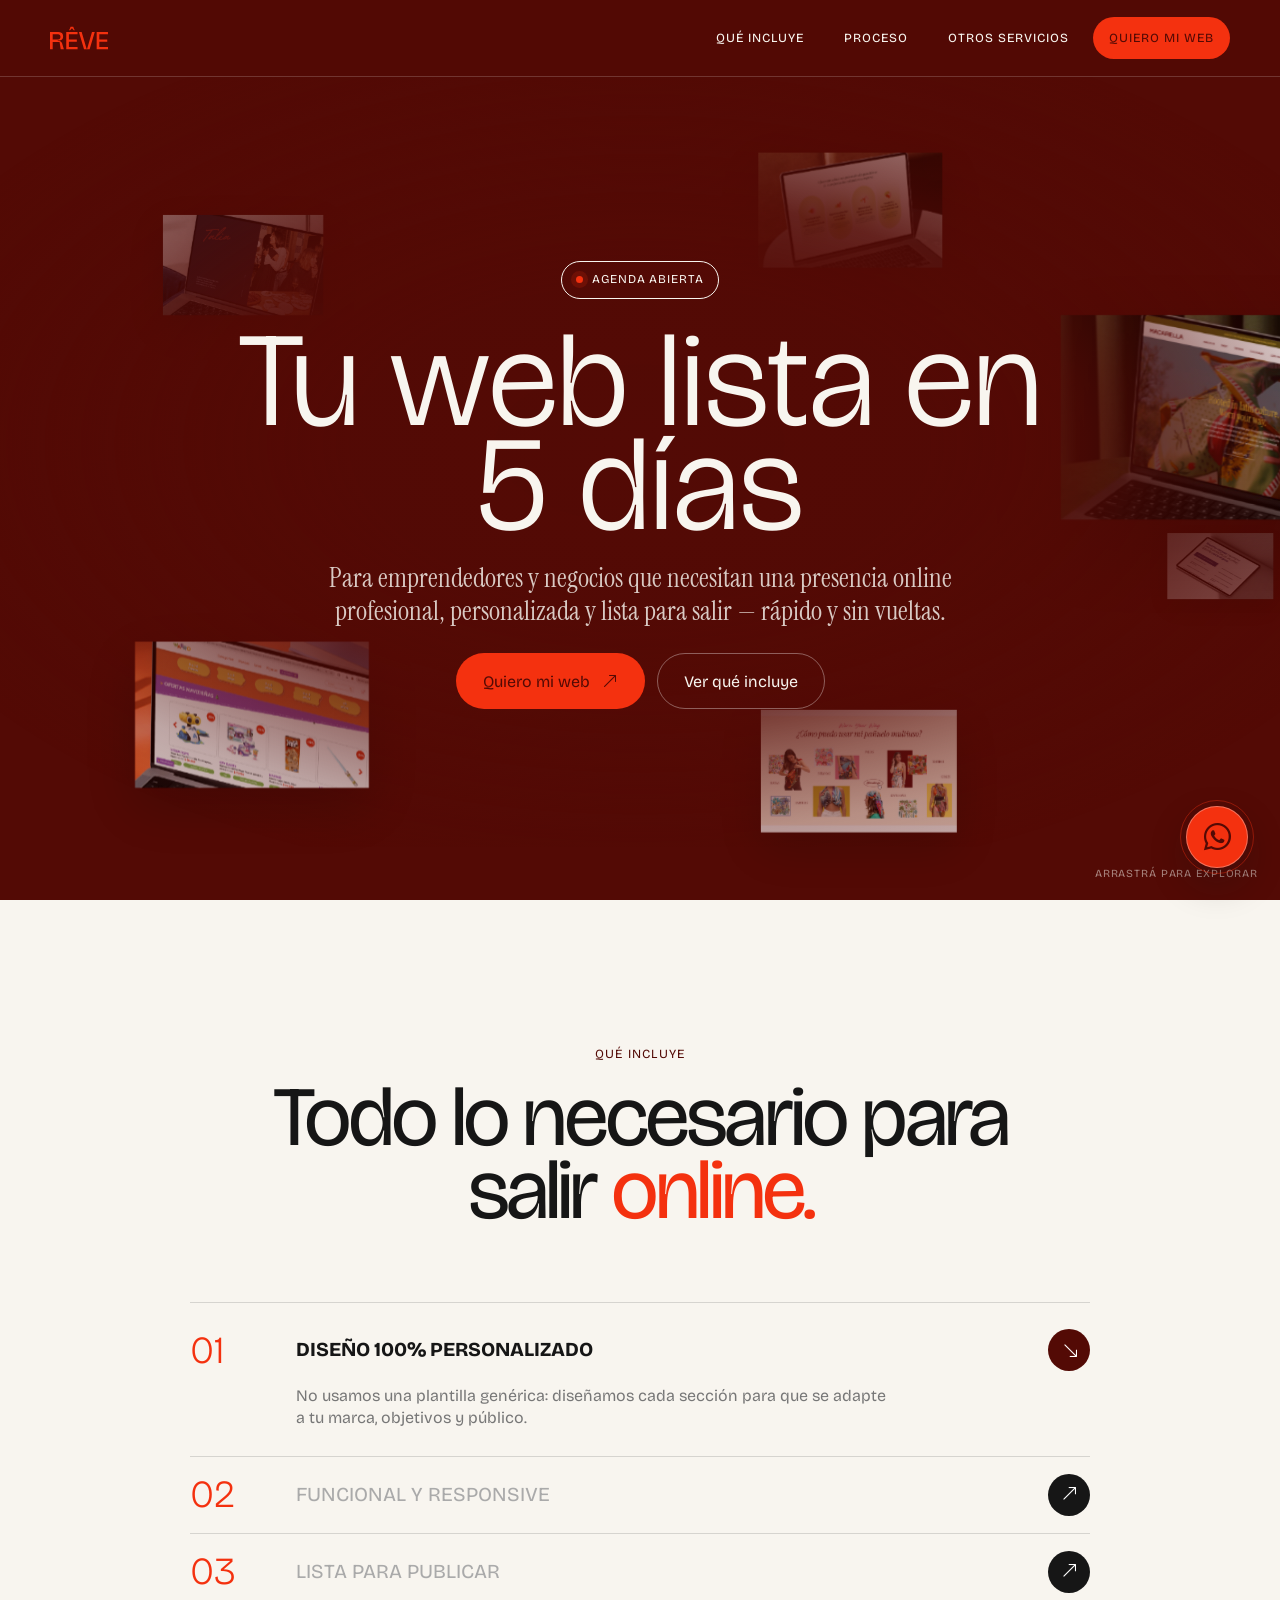
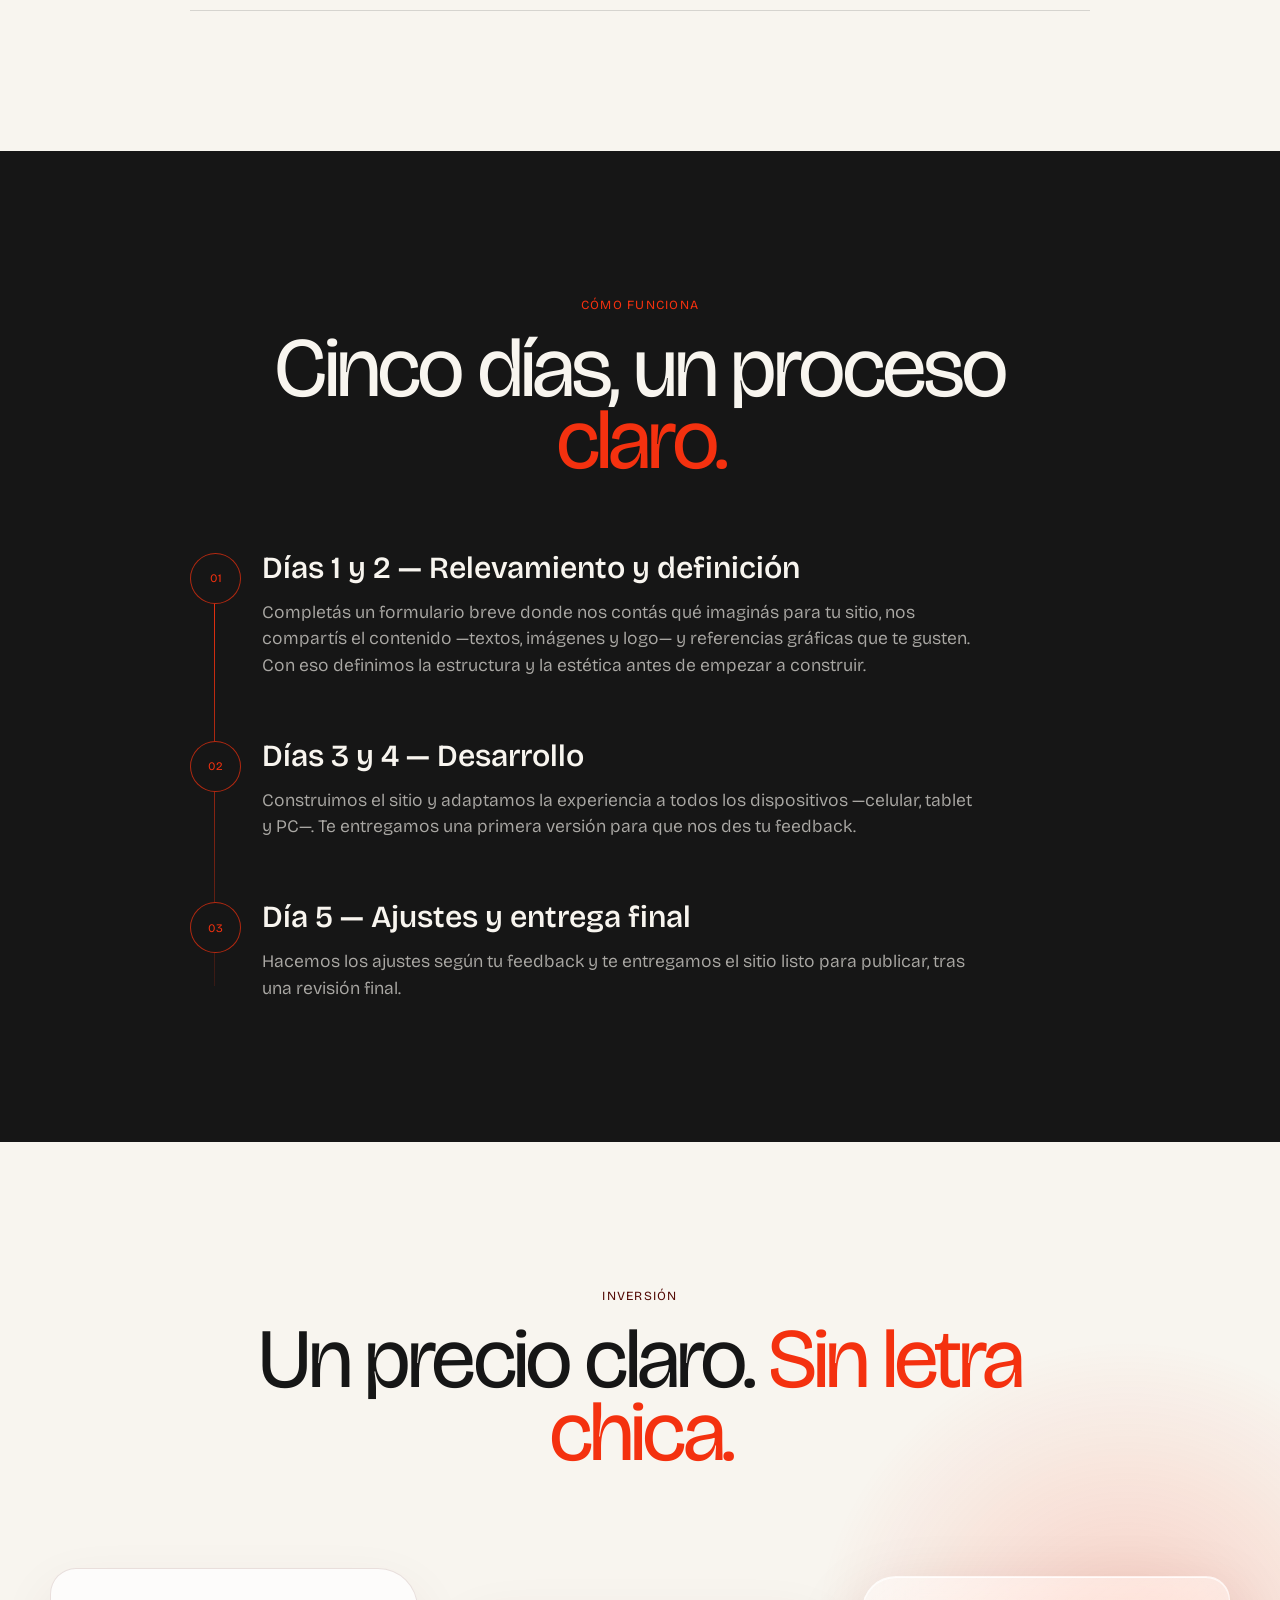
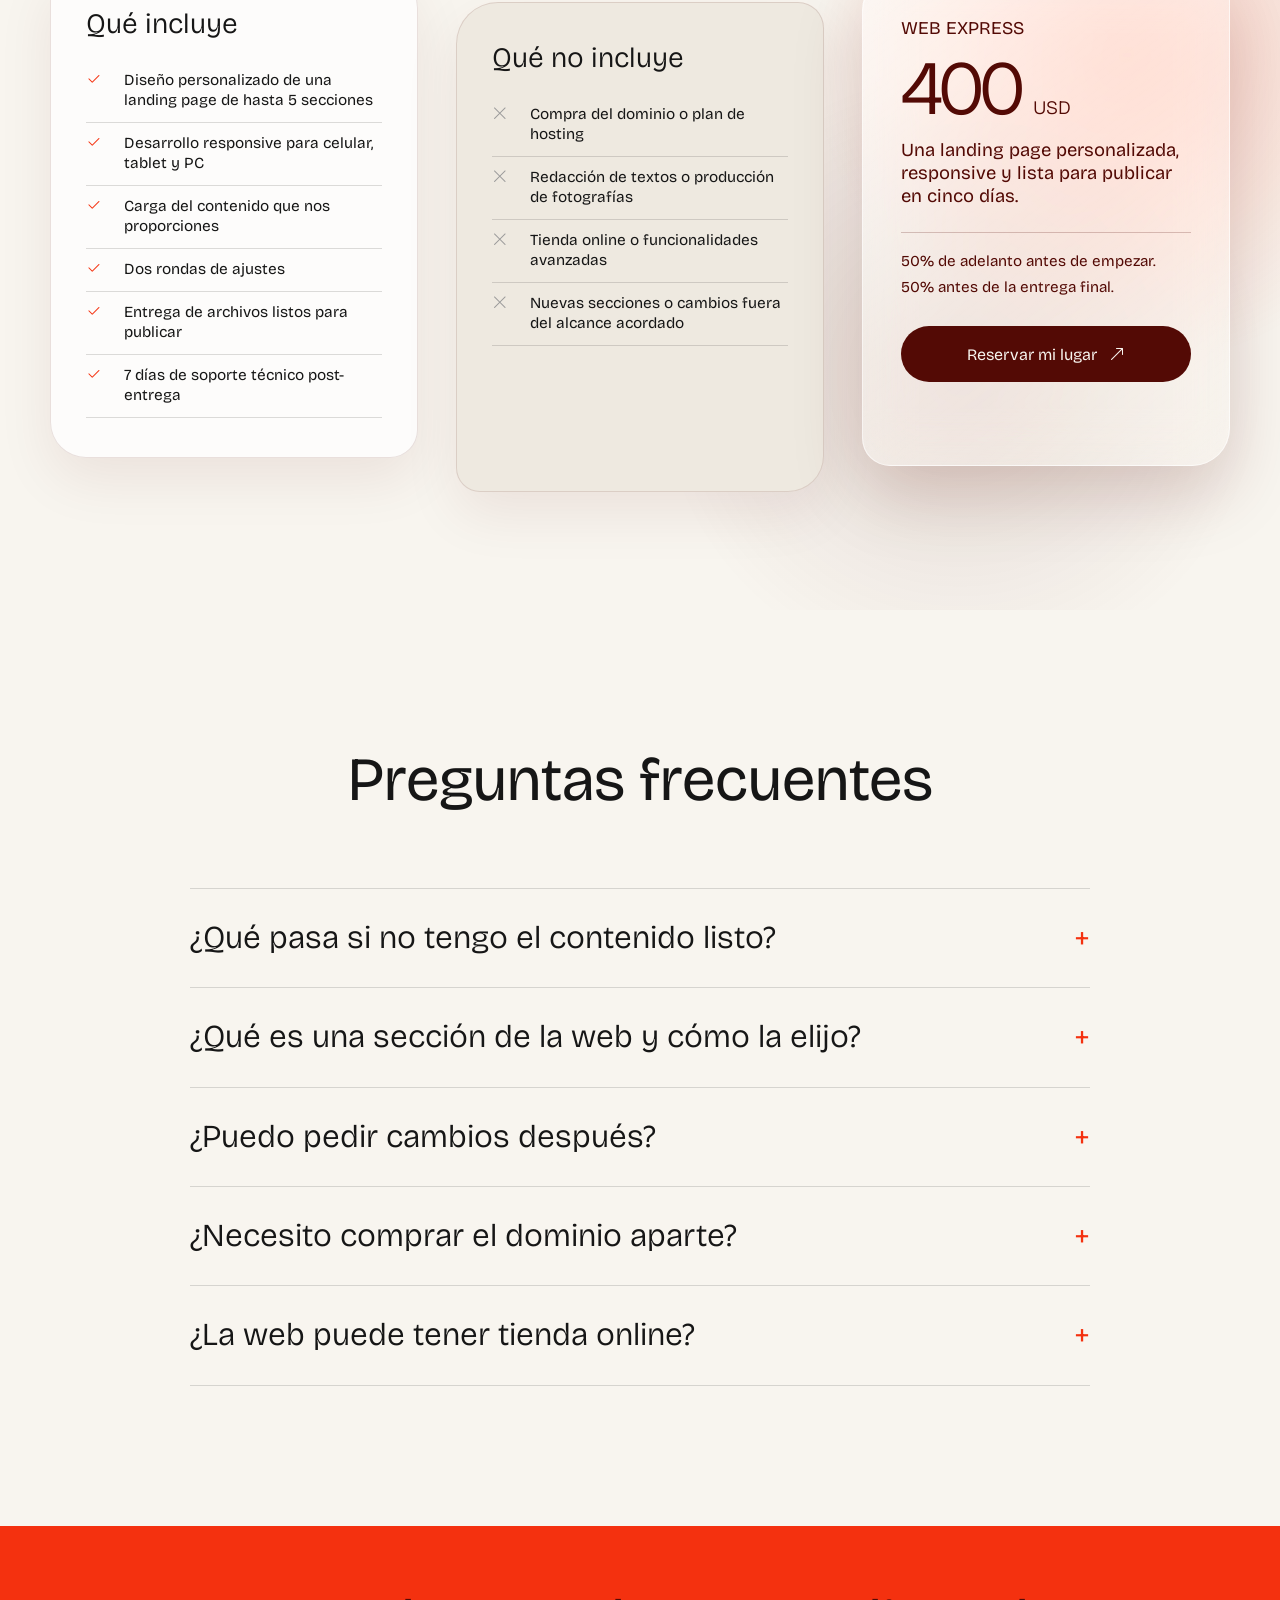
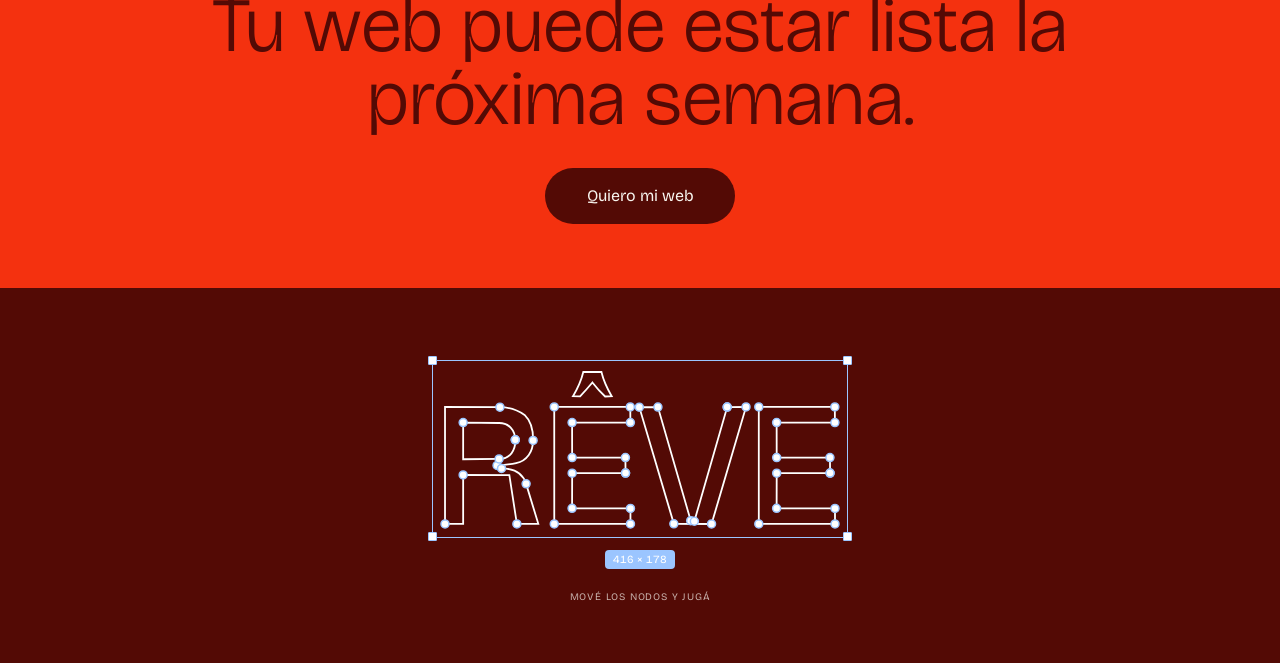
<file: web-en-5-dias.html>
<!DOCTYPE html>
<html lang="es">
  <head>
    <meta charset="UTF-8" />
    <meta name="viewport" content="width=device-width, initial-scale=1.0" />
    <meta
      name="description"
      content="Diseño y desarrollo de una web personalizada, responsive y lista para publicar en solo 5 días."
    />
    <meta property="og:title" content="Tu web lista en 5 días | RÊVE Studio" />
    <meta
      property="og:description"
      content="Una web profesional, personalizada y sin vueltas por USD 400."
    />
    <meta property="og:type" content="website" />
    <title>Tu web lista en 5 días | RÊVE Studio</title>
    <link rel="icon" href="assets/FavIcon.svg" type="image/svg+xml" />
    <link
      rel="stylesheet"
      href="https://cdn.jsdelivr.net/npm/bootstrap-icons@1.13.1/font/bootstrap-icons.min.css"
    />
    <link rel="preconnect" href="https://fonts.googleapis.com" />
    <link rel="preconnect" href="https://fonts.gstatic.com" crossorigin />
    <link
      href="https://fonts.googleapis.com/css2?family=Bricolage+Grotesque:opsz,wdth,wght@12..96,200..800&amp;family=Instrument+Serif:ital@0;1&amp;display=swap"
      rel="stylesheet"
    />
    <style>
      :root {
        --cream: #f8f5ef;
        --white: #fff;
        --ink: #161616;
        --wine: #530a05;
        --orange: #f4310f;
        --line: rgba(22, 22, 22, 0.15);
        --serif: "Instrument Serif", Georgia, serif;
        --sans: "Bricolage Grotesque", Arial, sans-serif;
        --container: min(1180px, calc(100% - 40px));
      }

      * { box-sizing: border-box; }
      html { scroll-behavior: smooth; }
      body {
        margin: 0;
        background: var(--cream);
        color: var(--ink);
        font-family: var(--serif);
        font-size: 18px;
        line-height: 1.45;
      }
      body.menu-open { overflow: hidden; }
      img { display: block; max-width: 100%; }
      a { color: inherit; text-decoration: none; }
      button, input, textarea { font: inherit; }
      :focus-visible { outline: 2px solid var(--orange); outline-offset: 4px; }
      .nav {
        position: fixed;
        inset: 0 0 auto;
        z-index: 20;
        border-bottom: 1px solid rgba(255,255,255,.18);
        background: rgba(83, 10, 5, .92);
        backdrop-filter: blur(16px);
        color: var(--cream);
        opacity: 0;
        transform: translateY(-100%);
        transition: opacity .6s ease, transform .7s cubic-bezier(.2,.8,.2,1);
      }
      body.is-ready .nav { opacity: 1; transform: translateY(0); }
      .nav__inner {
        width: var(--container);
        min-height: 76px;
        margin: auto;
        display: flex;
        align-items: center;
        justify-content: space-between;
      }
      .logo img { width: 58px; height: 58px; }
      .nav__links {
        display: flex;
        align-items: center;
        gap: 8px;
        margin: 0;
        padding: 0;
        list-style: none;
      }
      .nav__links a {
        display: inline-flex;
        min-height: 42px;
        align-items: center;
        padding: 0 16px;
        border-radius: 99px;
        font-family: var(--sans);
        font-size: .78rem;
        font-weight: 430;
        letter-spacing: .08em;
        text-transform: uppercase;
      }
      .nav__links a:hover { background: rgba(255,255,255,.12); }
      .nav__links .nav__cta {
        background: var(--orange);
        color: var(--wine);
      }
      .nav__links .nav__cta:hover {
        background: var(--cream);
        color: var(--wine);
      }
      .nav__toggle {
        display: none;
        width: 46px;
        height: 46px;
        border: 1px solid rgba(255,255,255,.3);
        border-radius: 50%;
        background: transparent;
        color: inherit;
        cursor: pointer;
      }
      .nav__toggle span {
        display: block;
        width: 19px;
        height: 1.5px;
        margin: 5px auto;
        border-radius: 99px;
        background: currentColor;
        transition: transform 220ms ease, opacity 180ms ease;
      }
      .menu-open .nav__toggle span:first-child { transform: translateY(3.25px) rotate(45deg); }
      .menu-open .nav__toggle span:last-child { transform: translateY(-3.25px) rotate(-45deg); }

      .hero {
        position: relative;
        isolation: isolate;
        min-height: 100svh;
        padding: 140px max(20px, calc((100% - 1180px) / 2)) 70px;
        display: grid;
        place-items: center;
        overflow: hidden;
        background: var(--wine);
        color: var(--cream);
        text-align: center;
      }
      .hero__content {
        position: relative;
        z-index: 2;
        width: min(980px, 100%);
        pointer-events: none;
      }
      .hero__copy-glass {
        position: relative;
        isolation: isolate;
        width: min(900px, 100%);
        margin-inline: auto;
      }
      .hero__copy-glass::before {
        content: "";
        position: absolute;
        inset: -220px -280px;
        z-index: 0;
        background: radial-gradient(
          ellipse at center,
          rgba(83,10,5,1) 0%,
          rgba(83,10,5,.98) 28%,
          rgba(83,10,5,.84) 43%,
          rgba(83,10,5,.42) 57%,
          rgba(83,10,5,.12) 68%,
          rgba(83,10,5,0) 78%
        );
        pointer-events: none;
      }
      .hero__copy-glass > * {
        position: relative;
        z-index: 1;
      }
      .hero__actions,
      .hero__actions a { pointer-events: auto; }
      .hero-image-sphere {
        position: absolute;
        inset: 76px 0 0;
        z-index: 1;
        overflow: hidden;
        touch-action: none;
        cursor: grab;
      }
      .hero-image-sphere.is-dragging { cursor: grabbing; }
      .hero-image-sphere canvas { outline: none; }
      .dom-sphere {
        position: absolute;
        inset: 0;
        overflow: hidden;
        perspective: 900px;
        pointer-events: none;
      }
      .dom-sphere__image {
        position: absolute;
        left: 50%;
        top: 50%;
        width: clamp(150px, 19vw, 275px);
        aspect-ratio: 16 / 10;
        object-fit: cover;
        opacity: 0;
        box-shadow: 0 20px 55px rgba(0,0,0,.25);
        transform-origin: center;
        will-change: transform, opacity;
        transition: filter 220ms ease;
        -webkit-user-drag: none;
        user-select: none;
      }
      .hero-image-sphere__hint {
        position: absolute;
        right: 22px;
        bottom: 18px;
        z-index: 2;
        margin: 0;
        color: rgba(248,245,239,.52);
        font-family: var(--sans);
        font-size: .68rem;
        letter-spacing: .08em;
        text-transform: uppercase;
        pointer-events: none;
      }
      .hero__content > * {
        opacity: 0;
        transform: translateY(28px);
      }
      body.is-ready .hero__content > * {
        opacity: 1;
        transform: translateY(0);
        transition: opacity .75s ease, transform .8s cubic-bezier(.2,.8,.2,1);
      }
      body.is-ready .hero__content > :nth-child(1) { transition-delay: .16s; }
      body.is-ready .hero__content > :nth-child(2) { transition-delay: .25s; }
      body.is-ready .hero__content > :nth-child(3) { transition-delay: .36s; }
      body.is-ready .hero__content > :nth-child(4) { transition-delay: .47s; }
      .pill {
        display: inline-flex;
        align-items: center;
        gap: 9px;
        min-height: 38px;
        padding: 0 14px;
        border: 1px solid currentColor;
        border-radius: 99px;
        font-family: var(--sans);
        font-size: .75rem;
        letter-spacing: .08em;
        text-transform: uppercase;
      }
      .pill::before {
        content: "";
        width: 7px;
        height: 7px;
        border-radius: 50%;
        background: var(--orange);
        box-shadow: 0 0 0 5px rgba(244,49,15,.16);
      }
      h1, h2, h3, p { overflow-wrap: anywhere; }
      h1 {
        margin: 30px 0 24px;
        font-family: var(--sans);
        font-size: clamp(4rem, 10.5vw, 9.5rem);
        font-weight: 280;
        letter-spacing: 0;
        line-height: .78;
      }
      .hero__lead {
        max-width: 680px;
        margin: 0 auto;
        color: rgba(248,245,239,.82);
        font-size: clamp(1.25rem, 2.2vw, 1.7rem);
        line-height: 1.2;
      }
      .hero__actions {
        margin-top: 26px;
        display: flex;
        justify-content: center;
        flex-wrap: wrap;
        gap: 12px;
      }
      .button {
        display: inline-flex;
        min-height: 56px;
        align-items: center;
        justify-content: center;
        gap: 12px;
        border: 1px solid transparent;
        border-radius: 99px;
        padding: 0 26px;
        font-family: var(--sans);
        font-size: 1rem;
        transition: transform .2s ease, background .2s ease;
      }
      .button:hover { transform: translateY(-3px); }
      .button--orange { background: var(--orange); color: var(--wine); }
      .button--ghost { border-color: rgba(255,255,255,.35); color: var(--cream); }
      section { scroll-margin-top: 75px; }
      .section { padding: clamp(80px, 11vw, 140px) 0; }
      .wrap { width: var(--container); margin: auto; }
      .section__head {
        display: grid;
        grid-template-columns: .65fr 1.35fr;
        gap: 30px;
        margin-bottom: clamp(45px, 7vw, 76px);
      }
      .eyebrow {
        margin: 5px 0 0;
        color: var(--wine);
        font-family: var(--sans);
        font-size: .78rem;
        letter-spacing: .1em;
        text-transform: uppercase;
      }
      h2 {
        max-width: 850px;
        margin: 0;
        font-size: clamp(3rem, 6.6vw, 6.6rem);
        font-weight: 400;
        letter-spacing: -.045em;
        line-height: .86;
      }
      h2 em { color: var(--orange); font-weight: 400; }

      #incluye .section__head,
      #proceso .section__head,
      #precio .section__head {
        display: block;
        text-align: center;
      }
      #incluye .section__head .eyebrow,
      #proceso .section__head .eyebrow,
      #precio .section__head .eyebrow { margin-bottom: 18px; }
      #incluye .section__head h2,
      #proceso .section__head h2,
      #precio .section__head h2 {
        margin-inline: auto;
        font-family: var(--sans);
        font-weight: 400;
      }
      #incluye .section__head h2 em,
      #proceso .section__head h2 em,
      #precio .section__head h2 em { font-style: normal; }

      .include-accordion {
        width: min(900px, calc(100% - 80px));
        margin-inline: auto;
        border-top: 1px solid var(--line);
      }
      .include-item {
        border-bottom: 1px solid var(--line);
        color: #aaa;
        transition: color 300ms ease;
      }
      .include-item.is-open { color: var(--ink); }
      .include-item__trigger {
        width: 100%;
        display: grid;
        grid-template-columns: clamp(54px, 7vw, 88px) minmax(0, 1fr) 44px;
        gap: 18px;
        align-items: center;
        border: 0;
        padding: 17px 0;
        background: transparent;
        color: inherit;
        text-align: left;
        cursor: pointer;
        transition: padding 300ms ease;
      }
      .include-item.is-open .include-item__trigger {
        padding-top: 26px;
        padding-bottom: 14px;
      }
      .include-item__number {
        color: var(--orange);
        font-family: var(--sans);
        font-size: clamp(1.45rem, 3vw, 2.7rem);
        font-weight: 250;
        letter-spacing: 0;
        line-height: 1;
      }
      .include-item__title {
        margin: 0;
        font-family: var(--sans);
        font-size: clamp(.92rem, 1.55vw, 1.35rem);
        font-weight: 430;
        line-height: 1;
        text-transform: uppercase;
        transition: font-weight 300ms ease, color 300ms ease;
      }
      .include-item.is-open .include-item__title { font-weight: 750; }
      .include-item__arrow {
        width: 42px;
        height: 42px;
        display: grid;
        place-items: center;
        justify-self: end;
        border-radius: 50%;
        background: var(--ink);
        color: var(--white);
        font-family: var(--sans);
        font-size: 1.05rem;
        transition: transform 300ms ease, background-color 300ms ease;
      }
      .include-item.is-open .include-item__arrow {
        transform: rotate(90deg);
        background: var(--wine);
      }
      .include-item__panel {
        display: grid;
        grid-template-rows: 0fr;
        transition: grid-template-rows 320ms ease-in-out;
      }
      .include-item.is-open .include-item__panel { grid-template-rows: 1fr; }
      .include-item__panel-inner { overflow: hidden; }
      .include-item__content {
        display: grid;
        grid-template-columns: clamp(54px, 7vw, 88px) minmax(0, 1fr) 44px;
        gap: 18px;
        align-items: center;
        padding: 0 0 27px;
        opacity: 0;
        transform: translateY(-10px);
        transition: opacity 220ms ease, transform 300ms ease;
      }
      .include-item.is-open .include-item__content {
        opacity: 1;
        transform: none;
        transition-delay: 90ms;
      }
      .include-item__description {
        grid-column: 2;
        max-width: 590px;
        margin: 0;
        color: #777;
        font-family: var(--sans);
        font-size: clamp(.9rem, 1.25vw, 1.02rem);
        font-weight: 400;
        line-height: 1.35;
      }
      .process { background: var(--ink); color: var(--cream); }
      .process .eyebrow { color: var(--orange); }
      .process-list {
        position: relative;
        width: min(900px, calc(100% - 80px));
        margin-inline: auto;
        counter-reset: process;
      }
      .process-list::before {
        content: "";
        position: absolute;
        top: 16px;
        bottom: 16px;
        left: 24px;
        width: 1px;
        background: linear-gradient(var(--orange), rgba(244,49,15,.15));
      }
      .process-step {
        counter-increment: process;
        position: relative;
        display: block;
        margin-left: 72px;
        padding: 0 0 62px;
      }
      .process-step:last-child { padding-bottom: 0; }
      .process-step::before {
        content: "0" counter(process);
        position: absolute;
        top: 0;
        left: -72px;
        z-index: 1;
        width: 49px;
        height: 49px;
        display: grid;
        place-items: center;
        border: 1px solid rgba(244,49,15,.7);
        border-radius: 50%;
        background: var(--ink);
        color: var(--orange);
        font-family: var(--sans);
        font-size: .72rem;
      }
      .process-step h3 {
        margin: 0;
        font-family: var(--sans);
        font-size: clamp(1.35rem, 2.4vw, 2.2rem);
        font-weight: 550;
        line-height: 1;
      }
      .process-step p {
        max-width: 720px;
        margin: 16px 0 0;
        color: rgba(248,245,239,.66);
        font-family: var(--sans);
        font-size: clamp(.98rem, 1.4vw, 1.1rem);
        font-weight: 350;
        line-height: 1.5;
      }

      .price-layout {
        display: grid;
        grid-template-columns: repeat(3, minmax(0, 1fr));
        gap: clamp(22px, 3vw, 42px);
        align-items: start;
        padding: 24px 0 42px;
      }
      #precio {
        position: relative;
        isolation: isolate;
        overflow: hidden;
        padding-bottom: clamp(48px, 6vw, 76px);
        font-family: var(--sans);
        background:
          radial-gradient(circle at 88% 48%, rgba(244,49,15,.2), transparent 25%),
          radial-gradient(circle at 75% 78%, rgba(83,10,5,.12), transparent 24%),
          var(--cream);
      }
      .price-card {
        position: relative;
        padding: clamp(27px, 3vw, 38px);
        border: 1px solid rgba(255,255,255,.56);
        border-radius: 34px 24px 38px 28px;
        background: linear-gradient(145deg, rgba(255,255,255,.5), rgba(255,255,255,.16));
        color: var(--wine);
        box-shadow:
          inset 0 1px 0 rgba(255,255,255,.8),
          0 28px 70px rgba(83,10,5,.18);
        backdrop-filter: blur(24px) saturate(1.35);
        -webkit-backdrop-filter: blur(24px) saturate(1.35);
      }
      .price-layout > * {
        width: 100%;
        height: 490px;
        transform-origin: center;
        will-change: transform;
      }
      .price-layout > .details {
        padding: clamp(25px, 2.7vw, 35px);
        border: 1px solid rgba(83,10,5,.12);
        background: rgba(255,255,255,.72);
        box-shadow: 0 22px 55px rgba(83,10,5,.08);
      }
      .price-layout > .details:first-child {
        border-radius: 26px 40px 28px 36px;
      }
      .price-layout > .details:nth-child(2) {
        margin-top: 34px;
        border-radius: 42px 26px 36px 24px;
        background: #eee9e0;
      }
      .price-layout > .price-card { margin-top: 8px; }
      .price-layout > .details.is-visible:first-child {
        animation: organic-card-one 5.2s ease-in-out infinite;
      }
      .price-layout > .details.is-visible:nth-child(2) {
        animation: organic-card-two 5.8s ease-in-out .25s infinite;
      }
      .price-layout > .price-card.is-visible {
        animation: organic-card-three 5.5s ease-in-out .5s infinite;
      }
      .price-layout > *:hover {
        animation-play-state: paused !important;
        z-index: 2;
      }
      @keyframes organic-card-one {
        0%, 100% { transform: rotate(-2.2deg) translateY(0); }
        50% { transform: rotate(-.7deg) translateY(-10px); }
      }
      @keyframes organic-card-two {
        0%, 100% { transform: rotate(2.4deg) translateY(0); }
        50% { transform: rotate(.8deg) translateY(-13px); }
      }
      @keyframes organic-card-three {
        0%, 100% { transform: rotate(-1.4deg) translateY(0); }
        50% { transform: rotate(1deg) translateY(-11px); }
      }
      .price-card__label { margin: 0; font-family: var(--sans); text-transform: uppercase; }
      .price-card__amount {
        margin: 18px 0 3px;
        font-family: var(--sans);
        font-size: clamp(3.6rem, 6vw, 6.4rem);
        font-weight: 300;
        letter-spacing: -.07em;
        line-height: .8;
      }
      .price-card__amount small { font-size: .25em; letter-spacing: 0; }
      .price-card__copy { margin: 18px 0 24px; font-size: 1.15rem; line-height: 1.25; }
      .price-card__payments {
        margin: 0 0 28px;
        padding-top: 18px;
        border-top: 1px solid rgba(83,10,5,.22);
      }
      .price-card__payments p {
        margin: 0;
        font-family: var(--sans);
        font-size: .95rem;
        line-height: 1.4;
      }
      .price-card__payments p + p { margin-top: 5px; }
      .price-card .button { width: 100%; background: var(--wine); color: var(--cream); }
      .details h3 {
        margin: 0 0 16px;
        font-family: var(--sans);
        font-size: clamp(1.4rem, 2.2vw, 2rem);
        font-weight: 330;
      }
      .check-list { margin: 0 0 48px; padding: 0; list-style: none; }
      #precio .check-list { margin-bottom: 0; }
      .check-list li {
        display: grid;
        grid-template-columns: 28px 1fr;
        gap: 10px;
        padding: 11px 0;
        border-bottom: 1px solid var(--line);
        font-family: var(--sans);
        font-size: .96rem;
        line-height: 1.3;
      }
      .check-list li > .bi { color: var(--orange); }
      .check-list--excluded li > .bi { color: #999; }

      @media (max-width: 1000px) and (min-width: 821px) {
        .price-layout { grid-template-columns: 1fr 1fr; }
        .price-card {
          position: static;
          grid-column: 1 / -1;
          width: min(440px, 100%);
          justify-self: center;
        }
      }

      .faq-list {
        width: min(900px, 100%);
        margin-inline: auto;
      }
      #faq .section__head {
        display: block;
        text-align: center;
      }
      #faq .section__head h2 {
        margin-inline: auto;
        font-family: var(--sans);
        font-size: clamp(2.6rem, 4.8vw, 4.6rem);
        font-weight: 400;
        letter-spacing: 0;
        line-height: 1;
      }
      details {
        border-top: 1px solid var(--line);
        overflow: hidden;
      }
      details:last-child { border-bottom: 1px solid var(--line); }
      summary {
        display: flex;
        justify-content: space-between;
        gap: 24px;
        padding: 26px 0;
        cursor: pointer;
        font-family: var(--sans);
        font-size: clamp(1.3rem, 2.5vw, 2rem);
        font-weight: 330;
        list-style: none;
      }
      summary::-webkit-details-marker { display: none; }
      summary::after {
        content: "+";
        color: var(--orange);
        transition: transform 300ms ease;
      }
      details[open] summary::after { transform: rotate(45deg); }
      details.is-closing summary::after { transform: rotate(0); }
      details p {
        max-width: 700px;
        margin: -5px 0 28px;
        color: #555;
        font-size: clamp(1.08rem, 1.5vw, 1.2rem);
        line-height: 1.55;
        opacity: 0;
        transform: translateY(-10px);
        transition: opacity 260ms ease, transform 320ms ease;
      }
      details[open] p {
        opacity: 1;
        transform: translateY(0);
      }
      details.is-opening p,
      details.is-closing p {
        opacity: 0;
        transform: translateY(-8px);
      }

      .contact {
        padding-top: clamp(44px, 5vw, 68px);
        padding-bottom: clamp(44px, 5vw, 68px);
        background: var(--orange);
        color: var(--wine);
      }
      .contact-layout {
        display: grid;
        justify-items: center;
        gap: 32px;
        text-align: center;
      }
      .contact-layout h2 {
        max-width: 950px;
        margin: 0;
        font-family: var(--sans);
        font-size: clamp(2.6rem, 6vw, 5.8rem);
        font-weight: 280;
        letter-spacing: 0;
        line-height: .95;
      }
      .contact__copy { max-width: 500px; font-size: 1.25rem; }
      .contact .button {
        min-width: 190px;
        background: var(--wine);
        color: var(--cream);
      }
      .form { display: grid; gap: 18px; }
      .field { display: grid; gap: 7px; }
      .field label { font-family: var(--sans); font-size: .78rem; letter-spacing: .08em; text-transform: uppercase; }
      .field input, .field textarea {
        width: 100%;
        border: 0;
        border-bottom: 1px solid rgba(83,10,5,.45);
        border-radius: 0;
        padding: 14px 0;
        background: transparent;
        color: var(--wine);
        outline: none;
      }
      .field input:focus, .field textarea:focus { border-color: var(--wine); }
      .field textarea { min-height: 110px; resize: vertical; }
      .form .button { border: 0; background: var(--wine); color: var(--cream); cursor: pointer; }
      .form__note { margin: 0; font-size: .9rem; opacity: .72; }

      footer {
        min-height: clamp(210px, 27vw, 300px);
        padding: clamp(52px, 6vw, 72px) 0;
        background: var(--wine);
        color: rgba(248,245,239,.7);
      }
      .footer-inner {
        width: var(--container);
        min-height: 100%;
        margin: auto;
        display: grid;
        grid-template-columns: 1fr;
        justify-items: center;
        align-items: center;
        gap: 0;
      }
      .footer-logo {
        width: clamp(230px, 31vw, 390px);
        height: auto;
        display: block;
        overflow: visible;
        touch-action: none;
        user-select: none;
      }
      .footer-logo .logo-shape {
        fill: none;
        stroke: #fff;
        stroke-width: 1.8;
        vector-effect: non-scaling-stroke;
      }
      .vector-rig { pointer-events: none; }
      .vector-anchor-hit {
        fill: transparent;
        pointer-events: all;
        cursor: grab;
      }
      .vector-anchor {
        fill: #fff;
        stroke: #9bc5ff;
        stroke-width: 1.5;
        vector-effect: non-scaling-stroke;
        pointer-events: none;
      }
      .vector-anchor-hit:active { cursor: grabbing; }
      .vector-arm {
        stroke: #9bc5ff;
        stroke-width: 1;
        vector-effect: non-scaling-stroke;
      }
      .vector-handle {
        fill: #fff;
        stroke: #9bc5ff;
        stroke-width: 1.2;
        vector-effect: non-scaling-stroke;
        pointer-events: none;
      }
      .figma-frame {
        --figma-blue: #9bc5ff;
        position: relative;
        display: inline-block;
        padding: clamp(8px, 1vw, 13px);
      }
      .figma-frame__border {
        position: absolute;
        inset: 0;
        border: 1px solid var(--figma-blue);
        pointer-events: none;
        transform-origin: top left;
        transform: scale(0);
      }
      .figma-frame.is-visible .figma-frame__border {
        animation: figma-frame-open .7s cubic-bezier(.16,1,.3,1) forwards;
      }
      .figma-frame__handle {
        position: absolute;
        z-index: 2;
        width: 9px;
        height: 9px;
        border: 1px solid var(--figma-blue);
        border-radius: 1px;
        background: #fff;
        opacity: 0;
        transform: scale(.2);
      }
      .figma-frame__handle:nth-of-type(1) { top: -4px; left: -4px; --handle-delay: .2s; }
      .figma-frame__handle:nth-of-type(2) { top: -4px; right: -4px; --handle-delay: .3s; }
      .figma-frame__handle:nth-of-type(3) { right: -4px; bottom: -4px; --handle-delay: .4s; }
      .figma-frame__handle:nth-of-type(4) { bottom: -4px; left: -4px; --handle-delay: .5s; }
      .figma-frame.is-visible .figma-frame__handle {
        animation: figma-handle-pop .28s ease-out var(--handle-delay) forwards;
      }
      .figma-frame__badge {
        position: absolute;
        left: 50%;
        bottom: -32px;
        z-index: 3;
        border-radius: 4px;
        padding: 3px 8px;
        background: var(--figma-blue);
        color: #fff;
        font-family: var(--sans);
        font-size: 11px;
        font-variant-numeric: tabular-nums;
        line-height: 1.2;
        white-space: nowrap;
        opacity: 0;
        transform: translateX(-50%) translateY(-5px);
      }
      .figma-frame.is-visible .figma-frame__badge {
        animation: figma-badge-in .3s ease-out .28s forwards;
      }
      .footer-hint {
        margin: 42px 0 0;
        transform: translateY(12px);
        font-family: var(--sans);
        font-size: 10px;
        letter-spacing: .08em;
        line-height: 1.2;
        text-transform: uppercase;
      }
      @keyframes figma-frame-open {
        0% { transform: scale(0); opacity: 0; }
        55% { transform: scaleX(1) scaleY(.04); opacity: 1; }
        100% { transform: scale(1); opacity: 1; }
      }
      @keyframes figma-handle-pop {
        0% { opacity: 0; transform: scale(.2); }
        70% { opacity: 1; transform: scale(1.25); }
        100% { opacity: 1; transform: scale(1); }
      }
      @keyframes figma-badge-in {
        to { opacity: 1; transform: translateX(-50%) translateY(0); }
      }
      .whatsapp-float {
        position: fixed;
        right: clamp(18px, 2.5vw, 34px);
        bottom: clamp(18px, 2.5vw, 34px);
        z-index: 60;
        width: 62px;
        height: 62px;
        display: grid;
        place-items: center;
        border: 1px solid rgba(255,255,255,.32);
        border-radius: 50%;
        background: var(--orange);
        color: var(--wine);
        box-shadow: 0 16px 38px rgba(22,22,22,.24);
        transition: transform 200ms ease, box-shadow 200ms ease;
      }
      .whatsapp-float::before {
        content: "";
        position: absolute;
        inset: -7px;
        border: 1px solid rgba(244,49,15,.4);
        border-radius: inherit;
        animation: whatsapp-pulse 2.4s ease-out infinite;
      }
      .whatsapp-float:hover,
      .whatsapp-float:focus-visible {
        transform: translateY(-4px) scale(1.04);
        box-shadow: 0 22px 48px rgba(22,22,22,.3);
      }
      .whatsapp-float .bi {
        font-size: 27px;
        line-height: 1;
      }
      @keyframes whatsapp-pulse {
        0%, 35% { opacity: .7; transform: scale(.86); }
        80%, 100% { opacity: 0; transform: scale(1.2); }
      }

      .reveal { opacity: 0; transform: translateY(24px); transition: opacity .7s ease, transform .7s ease; }
      .reveal.is-visible { opacity: 1; transform: none; }

      @media (max-width: 820px) {
        .nav__toggle { display: block; }
        .nav__links {
          position: fixed;
          inset: 76px 0 auto;
          height: calc(100svh - 76px);
          padding: 36px 20px;
          display: none;
          align-content: start;
          background: var(--wine);
        }
        .menu-open .nav__links { display: grid; }
        .nav__links a {
          min-height: 50px;
          font-size: 1.12rem;
          font-weight: 400;
          letter-spacing: .05em;
        }
        .hero {
          min-height: 78svh;
          padding: 108px 20px 42px;
        }
        .hero-image-sphere {
          inset: 76px 0 0;
          overflow: hidden;
        }
        .hero__copy-glass::before {
          inset: -150px -120px;
        }
        h1 { font-size: clamp(3.9rem, 18vw, 7rem); }
        .dom-sphere__image { width: clamp(118px, 38vw, 180px); }
        .hero-image-sphere__hint { display: none; }
        .hero__actions {
          width: min(100%, 330px);
          margin-inline: auto;
        }
        .hero__actions .button { width: 100%; }
        .section__head, .price-layout, .contact-layout { grid-template-columns: 1fr; }
        .include-item__trigger {
          grid-template-columns: 56px minmax(0, 1fr) 46px;
          gap: 12px;
        }
        .include-item__arrow { width: 40px; height: 40px; }
        .include-item__content {
          grid-template-columns: 56px minmax(0, 1fr);
          gap: 12px;
          padding-bottom: 30px;
        }
        .include-item__description { grid-column: 2; }
        .include-accordion,
        .process-list { width: 100%; }
        .process-list::before { left: 20px; }
        .process-step { margin-left: 58px; padding-bottom: 48px; }
        .process-step::before {
          left: -58px;
          width: 41px;
          height: 41px;
        }
        .price-card { position: static; }
        .price-layout > * {
          height: auto;
          margin-top: 0 !important;
          animation: none !important;
          transform: none !important;
        }
        #faq { padding-top: 48px; }
        footer { min-height: 270px; }
        .footer-inner {
          grid-template-columns: 1fr;
          justify-items: center;
          gap: 54px;
        }
      }

      @media (prefers-reduced-motion: reduce) {
        html { scroll-behavior: auto; }
        *, *::before, *::after { animation-duration: .01ms !important; transition-duration: .01ms !important; }
        .reveal { opacity: 1; transform: none; }
        .hero__content > *,
        .nav { opacity: 1; transform: none; }
        .hero-image-sphere__hint { display: none; }
      }
    </style>
  </head>
  <body>
    <header class="nav">
      <nav class="nav__inner" aria-label="Navegación principal">
        <a class="logo" href="#inicio" aria-label="RÊVE Studio, ir al inicio">
          <img src="assets/LOGO-naranja.svg" alt="" />
        </a>
        <button class="nav__toggle" type="button" aria-label="Abrir menú" aria-expanded="false" aria-controls="nav-links">
          <span></span>
          <span></span>
        </button>
        <ul class="nav__links" id="nav-links">
          <li><a href="#incluye">Qué incluye</a></li>
          <li><a href="#proceso">Proceso</a></li>
          <li><a href="https://revestudio.com.ar/">Otros servicios</a></li>
          <li>
            <a
              class="nav__cta"
              href="https://wa.me/5491154749450?text=Hola%20R%C3%8AVE%20Studio%2C%20quiero%20consultar%20por%20mi%20web%20en%205%20d%C3%ADas."
              target="_blank"
              rel="noopener noreferrer"
            >Quiero mi web</a>
          </li>
        </ul>
      </nav>
    </header>

    <main>
      <section class="hero" id="inicio" aria-labelledby="hero-title">
        <div class="hero-image-sphere" data-image-sphere aria-hidden="true">
          <div class="dom-sphere" data-dom-sphere>
            <img class="dom-sphere__image" src="assets/hero-images/hero-01.jpg" alt="" />
            <img class="dom-sphere__image" src="assets/hero-images/hero-02.jpg" alt="" />
            <img class="dom-sphere__image" src="assets/hero-images/hero-03.jpg" alt="" />
            <img class="dom-sphere__image" src="assets/hero-images/hero-04.jpg" alt="" />
            <img class="dom-sphere__image" src="assets/hero-images/hero-05.jpg" alt="" />
            <img class="dom-sphere__image" src="assets/hero-images/hero-06.jpg" alt="" />
          </div>
          <p class="hero-image-sphere__hint">Arrastrá para explorar</p>
        </div>
        <div class="hero__content">
          <div class="hero__copy-glass">
            <span class="pill">Agenda abierta</span>
            <h1 id="hero-title">Tu web lista en 5 días</h1>
            <p class="hero__lead">
              Para emprendedores y negocios que necesitan una presencia online profesional,
              personalizada y lista para salir — rápido y sin vueltas.
            </p>
          </div>
          <div class="hero__actions">
            <a class="button button--orange" href="#contacto">Quiero mi web <i class="bi bi-arrow-up-right" aria-hidden="true"></i></a>
            <a class="button button--ghost" href="#incluye">Ver qué incluye</a>
          </div>
        </div>
      </section>

      <section class="section" id="incluye" aria-labelledby="include-title">
        <div class="wrap">
          <div class="section__head reveal">
            <p class="eyebrow">Qué incluye</p>
            <h2 id="include-title">Todo lo necesario para salir <em>online.</em></h2>
          </div>
          <div class="include-accordion reveal" data-include-accordion>
            <article class="include-item is-open">
              <button class="include-item__trigger" type="button" aria-expanded="true" aria-controls="include-panel-1">
                <span class="include-item__number">01</span>
                <span class="include-item__title">Diseño 100% personalizado</span>
                <span class="include-item__arrow" aria-hidden="true"><i class="bi bi-arrow-up-right"></i></span>
              </button>
              <div class="include-item__panel" id="include-panel-1">
                <div class="include-item__panel-inner">
                  <div class="include-item__content">
                    <p class="include-item__description">No usamos una plantilla genérica: diseñamos cada sección para que se adapte a tu marca, objetivos y público.</p>
                  </div>
                </div>
              </div>
            </article>
            <article class="include-item">
              <button class="include-item__trigger" type="button" aria-expanded="false" aria-controls="include-panel-2">
                <span class="include-item__number">02</span>
                <span class="include-item__title">Funcional y responsive</span>
                <span class="include-item__arrow" aria-hidden="true"><i class="bi bi-arrow-up-right"></i></span>
              </button>
              <div class="include-item__panel" id="include-panel-2">
                <div class="include-item__panel-inner">
                  <div class="include-item__content">
                    <p class="include-item__description">Tu web se adapta y funciona correctamente en celular, tablet y computadora, para que la experiencia sea clara en cualquier pantalla.</p>
                  </div>
                </div>
              </div>
            </article>
            <article class="include-item">
              <button class="include-item__trigger" type="button" aria-expanded="false" aria-controls="include-panel-3">
                <span class="include-item__number">03</span>
                <span class="include-item__title">Lista para publicar</span>
                <span class="include-item__arrow" aria-hidden="true"><i class="bi bi-arrow-up-right"></i></span>
              </button>
              <div class="include-item__panel" id="include-panel-3">
                <div class="include-item__panel-inner">
                  <div class="include-item__content">
                    <p class="include-item__description">Recibís todos los archivos optimizados y preparados para subir a tu hosting apenas termina el proyecto. Si necesitás que nosotros lo hagamos por vos, es necesario que tengas dominio y hosting contratados y nos proporciones todos los datos la misma semana que terminemos el proyecto.</p>
                  </div>
                </div>
              </div>
            </article>
          </div>
        </div>
      </section>

      <section class="section process" id="proceso" aria-labelledby="process-title">
        <div class="wrap">
          <div class="section__head reveal">
            <p class="eyebrow">Cómo funciona</p>
            <h2 id="process-title">Cinco días, un proceso <em>claro.</em></h2>
          </div>
          <div class="process-list">
            <article class="process-step reveal">
              <h3>Días 1 y 2 — Relevamiento y definición</h3>
              <p>Completás un formulario breve donde nos contás qué imaginás para tu sitio, nos compartís el contenido —textos, imágenes y logo— y referencias gráficas que te gusten. Con eso definimos la estructura y la estética antes de empezar a construir.</p>
            </article>
            <article class="process-step reveal">
              <h3>Días 3 y 4 — Desarrollo</h3>
              <p>Construimos el sitio y adaptamos la experiencia a todos los dispositivos —celular, tablet y PC—. Te entregamos una primera versión para que nos des tu feedback.</p>
            </article>
            <article class="process-step reveal">
              <h3>Día 5 — Ajustes y entrega final</h3>
              <p>Hacemos los ajustes según tu feedback y te entregamos el sitio listo para publicar, tras una revisión final.</p>
            </article>
          </div>
        </div>
      </section>

      <section class="section" id="precio" aria-labelledby="price-title">
        <div class="wrap">
          <div class="section__head reveal">
            <p class="eyebrow">Inversión</p>
            <h2 id="price-title">Un precio claro. <em>Sin letra chica.</em></h2>
          </div>
          <div class="price-layout">
            <div class="details reveal">
              <h3>Qué incluye</h3>
              <ul class="check-list">
                <li><i class="bi bi-check2" aria-hidden="true"></i>Diseño personalizado de una landing page de hasta 5 secciones</li>
                <li><i class="bi bi-check2" aria-hidden="true"></i>Desarrollo responsive para celular, tablet y PC</li>
                <li><i class="bi bi-check2" aria-hidden="true"></i>Carga del contenido que nos proporciones</li>
                <li><i class="bi bi-check2" aria-hidden="true"></i>Dos rondas de ajustes</li>
                <li><i class="bi bi-check2" aria-hidden="true"></i>Entrega de archivos listos para publicar</li>
                <li><i class="bi bi-check2" aria-hidden="true"></i>7 días de soporte técnico post-entrega</li>
              </ul>
            </div>
            <div class="details reveal">
              <h3>Qué no incluye</h3>
              <ul class="check-list check-list--excluded">
                <li><i class="bi bi-x-lg" aria-hidden="true"></i>Compra del dominio o plan de hosting</li>
                <li><i class="bi bi-x-lg" aria-hidden="true"></i>Redacción de textos o producción de fotografías</li>
                <li><i class="bi bi-x-lg" aria-hidden="true"></i>Tienda online o funcionalidades avanzadas</li>
                <li><i class="bi bi-x-lg" aria-hidden="true"></i>Nuevas secciones o cambios fuera del alcance acordado</li>
              </ul>
            </div>
            <article class="price-card reveal">
              <p class="price-card__label">Web express</p>
              <p class="price-card__amount">400 <small>USD</small></p>
              <p class="price-card__copy">Una landing page personalizada, responsive y lista para publicar en cinco días.</p>
              <div class="price-card__payments">
                <p>50% de adelanto antes de empezar.</p>
                <p>50% antes de la entrega final.</p>
              </div>
              <a class="button" href="#contacto">Reservar mi lugar <i class="bi bi-arrow-up-right" aria-hidden="true"></i></a>
            </article>
          </div>
        </div>
      </section>

      <section class="section" id="faq" aria-labelledby="faq-title">
        <div class="wrap">
          <div class="section__head reveal">
            <h2 id="faq-title">Preguntas frecuentes</h2>
          </div>
          <div class="faq-list reveal">
            <details>
              <summary>¿Qué pasa si no tengo el contenido listo?</summary>
              <p>Podemos ayudarte a ordenar y adaptar el material que tengas. La redacción desde cero o la producción de fotos no están incluidas, pero podemos cotizarlas por separado.</p>
            </details>
            <details>
              <summary>¿Qué es una sección de la web y cómo la elijo?</summary>
              <p>Una sección es cada bloque o parte en la que se divide tu landing page, por ejemplo: banner, sobre nosotros, servicios, testimonios o contacto. Cada una cumple un objetivo distinto dentro del recorrido que hace el usuario en tu web.</p>
              <p>Si no lo tenés claro, no hace falta que la definas de antemano: en el formulario inicial nos contás qué querés comunicar y nosotros te ayudamos a definir cuáles son las 5 secciones que mejor funcionan para tu objetivo —vender, generar contactos, dar a conocer tu marca, etc.—.</p>
            </details>
            <details>
              <summary>¿Puedo pedir cambios después?</summary>
              <p>El servicio incluye una ronda de ajustes antes de la entrega. Los cambios posteriores o nuevas funcionalidades se pueden hacer con un presupuesto adicional.</p>
            </details>
            <details>
              <summary>¿Necesito comprar el dominio aparte?</summary>
              <p>Sí. El dominio y el hosting no están incluidos en los USD 400. Si no sabés qué contratar, te recomendamos una opción según tu proyecto.</p>
            </details>
            <details>
              <summary>¿La web puede tener tienda online?</summary>
              <p>Este paquete cubre una landing page informativa. Una tienda online requiere otro alcance; escribinos y la cotizamos según la cantidad de productos y funciones.</p>
            </details>
          </div>
        </div>
      </section>

      <section class="section contact" id="contacto" aria-labelledby="contact-title">
        <div class="wrap contact-layout">
          <h2 class="reveal" id="contact-title">Tu web puede estar lista la próxima semana.</h2>
          <a
            class="button reveal"
            href="https://wa.me/5491154749450?text=Hola%20R%C3%8AVE%20Studio%2C%20quiero%20consultar%20por%20mi%20web%20en%205%20d%C3%ADas."
            target="_blank"
            rel="noopener noreferrer"
          >Quiero mi web</a>
        </div>
      </section>

    </main>

    <footer>
      <div class="footer-inner">
        <div class="figma-frame reveal" data-figma-frame>
          <div class="figma-frame__border" aria-hidden="true"></div>
          <span class="figma-frame__handle" aria-hidden="true"></span>
          <span class="figma-frame__handle" aria-hidden="true"></span>
          <span class="figma-frame__handle" aria-hidden="true"></span>
          <span class="figma-frame__handle" aria-hidden="true"></span>
          <svg
            class="footer-logo"
            data-vector-logo
            viewBox="0 0 389.9 151.95"
            role="img"
            aria-label="Logo editable de RÊVE Studio"
            xmlns="http://www.w3.org/2000/svg"
          >
            <path class="logo-shape" data-editable-path d="M81.1,111.84l12.17,39.98-21.41.08-7.53-48.75-46.18-.24v48.99s-18.14-.05-18.14-.05V34.91s54.9.23,54.9.23c8.92.04,17.71,2.89,24.64,7.78,7.18,6.83,8.66,15.87,8.53,25.47-.14,10.89-5.8,20.33-16.95,22.72-6.27,1.34-12.91,1.82-19.07,2.28.03,1.26.02,2.97.51,2.97h3.94c11.11,0,21.15,4.16,24.59,15.48ZM70.27,67.83c-.32-9.81-6.02-16.74-16.23-16.85l-35.89-.38v36.64s35.9-.38,35.9-.38c11.11-.12,16.56-8.31,16.22-19.04Z" />
            <polygon class="logo-shape" data-editable-polygon points="384.99 101.07 331.62 101.11 331.54 136.3 389.9 136.35 389.9 151.88 313.73 151.89 313.71 34.93 389.74 34.87 389.82 50.52 331.56 50.54 331.61 85.55 384.86 85.52 384.99 101.07" />
            <polygon class="logo-shape" data-editable-polygon points="180.49 101.07 127.13 101.11 127.04 136.3 185.4 136.35 185.4 151.88 109.24 151.89 109.21 34.93 185.24 34.87 185.32 50.52 127.06 50.54 127.11 85.55 180.36 85.52 180.49 101.07" />
            <polygon class="logo-shape" data-editable-polygon points="282.12 35.11 300.94 34.95 266.47 151.95 228.79 151.83 194.28 35.22 212.85 35.08 245.67 148.63 249.29 149.22 282.12 35.11" />
            <path class="logo-shape" d="M160.09,24.5c-4.78-4.37-8.78-8.89-12.74-13.97-3.63,4.36-7.97,9.29-12.3,13.79l-7.09-.09c4.72-7.9,8.21-15.48,10.3-24.23h18.14c2.09,8.73,5.62,16.35,10.25,24.17l-6.56.33Z" />
            <g class="vector-rig" data-vector-rig aria-hidden="true"></g>
          </svg>
          <span class="figma-frame__badge" data-figma-size aria-hidden="true">0 × 0</span>
        </div>
        <p class="footer-hint">Mové los nodos y jugá</p>
      </div>
    </footer>

    <a
      class="whatsapp-float"
      href="https://wa.me/5491154749450?text=Hola%20R%C3%8AVE%20Studio%2C%20quiero%20consultar%20por%20mi%20web%20en%205%20d%C3%ADas."
      target="_blank"
      rel="noopener noreferrer"
      aria-label="Consultar por WhatsApp"
    >
      <i class="bi bi-whatsapp" aria-hidden="true"></i>
    </a>

    <script>
      const body = document.body;
      const toggle = document.querySelector(".nav__toggle");
      const links = document.querySelectorAll(".nav__links a");

      window.requestAnimationFrame(() => {
        window.requestAnimationFrame(() => body.classList.add("is-ready"));
      });

      toggle.addEventListener("click", () => {
        const isOpen = body.classList.toggle("menu-open");
        toggle.setAttribute("aria-expanded", String(isOpen));
        toggle.setAttribute("aria-label", isOpen ? "Cerrar menú" : "Abrir menú");
      });

      links.forEach((link) => link.addEventListener("click", () => {
        body.classList.remove("menu-open");
        toggle.setAttribute("aria-expanded", "false");
        toggle.setAttribute("aria-label", "Abrir menú");
      }));

      const includeItems = document.querySelectorAll(".include-item");
      includeItems.forEach((item) => {
        const trigger = item.querySelector(".include-item__trigger");
        trigger.addEventListener("click", () => {
          const wasOpen = item.classList.contains("is-open");

          includeItems.forEach((otherItem) => {
            otherItem.classList.remove("is-open");
            otherItem.querySelector(".include-item__trigger").setAttribute("aria-expanded", "false");
          });

          if (!wasOpen) {
            item.classList.add("is-open");
            trigger.setAttribute("aria-expanded", "true");
          }
        });
      });

      document.querySelectorAll(".faq-list details").forEach((details) => {
        const summary = details.querySelector("summary");

        summary.addEventListener("click", (event) => {
          event.preventDefault();
          const shouldOpen = !details.open || details.classList.contains("is-closing");
          const startHeight = details.offsetHeight;

          if (details._faqAnimation) details._faqAnimation.cancel();
          details.classList.remove("is-opening", "is-closing");

          if (shouldOpen) {
            details.open = true;
            details.classList.add("is-opening");
          } else {
            details.classList.add("is-closing");
          }

          const endHeight = shouldOpen ? details.scrollHeight : summary.offsetHeight;
          details.style.overflow = "hidden";
          details._faqAnimation = details.animate(
            { height: [`${startHeight}px`, `${endHeight}px`] },
            {
              duration: window.matchMedia("(prefers-reduced-motion: reduce)").matches ? 1 : 340,
              easing: "cubic-bezier(.65, 0, .35, 1)"
            }
          );

          if (shouldOpen) {
            window.requestAnimationFrame(() => details.classList.remove("is-opening"));
          }

          details._faqAnimation.onfinish = () => {
            if (!shouldOpen) details.open = false;
            details.classList.remove("is-opening", "is-closing");
            details.style.height = "";
            details.style.overflow = "";
            details._faqAnimation = null;
          };
        });
      });

      const observer = new IntersectionObserver((entries) => {
        entries.forEach((entry) => {
          if (entry.isIntersecting) {
            entry.target.classList.add("is-visible");
            observer.unobserve(entry.target);
          }
        });
      }, { threshold: 0.12 });
      document.querySelectorAll(".reveal").forEach((element) => observer.observe(element));

      const figmaFrame = document.querySelector("[data-figma-frame]");
      const figmaSize = document.querySelector("[data-figma-size]");
      if (figmaFrame && figmaSize) {
        const updateFigmaSize = () => {
          figmaSize.textContent = `${Math.round(figmaFrame.offsetWidth)} × ${Math.round(figmaFrame.offsetHeight)}`;
        };
        new ResizeObserver(updateFigmaSize).observe(figmaFrame);
        updateFigmaSize();
      }

      const vectorLogo = document.querySelector("[data-vector-logo]");
      const vectorRig = document.querySelector("[data-vector-rig]");
      if (vectorLogo && vectorRig) {
        const svgNamespace = "http://www.w3.org/2000/svg";
        let vectorDrag = null;

        const parseVectorPath = (source) => {
          const tokens = [];
          const expression = /([MmLlHhVvCcSsZz])|(-?\d*\.?\d+(?:e[-+]?\d+)?)/gi;
          let match;
          let currentToken = null;
          while ((match = expression.exec(source))) {
            if (match[1]) {
              currentToken = { command: match[1], values: [] };
              tokens.push(currentToken);
            } else if (currentToken) currentToken.values.push(Number(match[2]));
          }

          const anchors = [];
          const starts = [];
          const closed = [];
          let current = { x: 0, y: 0 };
          let subStart = { x: 0, y: 0 };
          let previousControl = null;
          let previousCommand = "";
          const push = (point) => anchors.push({ p: { ...point }, in: null, out: null });
          const last = () => anchors[anchors.length - 1];

          tokens.forEach(({ command, values }) => {
            const relative = command === command.toLowerCase();
            const type = command.toUpperCase();
            let index = 0;
            const number = () => values[index++];
            const point = () => {
              const x = number();
              const y = number();
              return relative ? { x: current.x + x, y: current.y + y } : { x, y };
            };

            if (type === "M") {
              current = point();
              subStart = { ...current };
              starts.push(anchors.length);
              closed.push(false);
              push(current);
              while (index < values.length) { current = point(); push(current); }
              previousControl = null;
            } else if (type === "L") {
              while (index < values.length) { current = point(); push(current); }
              previousControl = null;
            } else if (type === "H") {
              while (index < values.length) {
                const x = number();
                current = { x: relative ? current.x + x : x, y: current.y };
                push(current);
              }
              previousControl = null;
            } else if (type === "V") {
              while (index < values.length) {
                const y = number();
                current = { x: current.x, y: relative ? current.y + y : y };
                push(current);
              }
              previousControl = null;
            } else if (type === "C") {
              while (index < values.length) {
                const first = point();
                const second = point();
                const end = point();
                last().out = first;
                push(end);
                last().in = second;
                current = end;
                previousControl = second;
              }
            } else if (type === "S") {
              while (index < values.length) {
                const first = previousCommand === "C" || previousCommand === "S"
                  ? { x: 2 * current.x - (previousControl?.x ?? current.x), y: 2 * current.y - (previousControl?.y ?? current.y) }
                  : { ...current };
                const second = point();
                const end = point();
                last().out = first;
                push(end);
                last().in = second;
                current = end;
                previousControl = second;
              }
            } else if (type === "Z") {
              if (closed.length) closed[closed.length - 1] = true;
              current = { ...subStart };
              previousControl = null;
            }
            previousCommand = type;
          });
          return { anchors, starts, closed };
        };

        const serializeVectorPath = (model) => {
          const format = (value) => String(Math.round(value * 100) / 100);
          const output = [];
          model.starts.forEach((start, subpathIndex) => {
            const end = model.starts[subpathIndex + 1] ?? model.anchors.length;
            const count = end - start;
            if (!count) return;
            output.push(`M ${format(model.anchors[start].p.x)} ${format(model.anchors[start].p.y)}`);
            const segmentCount = model.closed[subpathIndex] ? count : count - 1;
            for (let segment = 0; segment < segmentCount; segment++) {
              const from = model.anchors[start + segment];
              const to = model.anchors[start + ((segment + 1) % count)];
              if (from.out || to.in) {
                const first = from.out || from.p;
                const second = to.in || to.p;
                output.push(`C ${format(first.x)} ${format(first.y)} ${format(second.x)} ${format(second.y)} ${format(to.p.x)} ${format(to.p.y)}`);
              } else output.push(`L ${format(to.p.x)} ${format(to.p.y)}`);
            }
            if (model.closed[subpathIndex]) output.push("Z");
          });
          return output.join(" ");
        };

        const toVectorPoint = (event) => {
          const matrix = vectorLogo.getScreenCTM();
          if (!matrix) return null;
          const point = vectorLogo.createSVGPoint();
          point.x = event.clientX;
          point.y = event.clientY;
          return point.matrixTransform(matrix.inverse());
        };

        document.querySelectorAll("[data-editable-polygon]").forEach((polygon) => {
          Array.from(polygon.points).forEach((point, index) => {
            const hit = document.createElementNS(svgNamespace, "circle");
            const anchor = document.createElementNS(svgNamespace, "circle");
            hit.setAttribute("class", "vector-anchor-hit");
            hit.setAttribute("cx", point.x);
            hit.setAttribute("cy", point.y);
            hit.setAttribute("r", "10");
            anchor.setAttribute("class", "vector-anchor");
            anchor.setAttribute("cx", point.x);
            anchor.setAttribute("cy", point.y);
            anchor.setAttribute("r", "4");
            vectorRig.append(hit, anchor);

            hit.addEventListener("pointerdown", (event) => {
              event.preventDefault();
              event.stopPropagation();
              hit.setPointerCapture(event.pointerId);
              vectorDrag = { polygon, index, hit, anchor, pointerId: event.pointerId };
            });
          });
        });

        document.querySelectorAll("[data-editable-path]").forEach((pathElement) => {
          const model = parseVectorPath(pathElement.getAttribute("d") || "");
          const controls = model.anchors.map((pathAnchor, index) => {
            const control = {};
            const showAnchor = index % 2 === 0 || index === model.anchors.length - 1;
            if (!showAnchor) return control;
            const hit = document.createElementNS(svgNamespace, "circle");
            const dot = document.createElementNS(svgNamespace, "circle");
            hit.setAttribute("class", "vector-anchor-hit");
            hit.setAttribute("r", "10");
            dot.setAttribute("class", "vector-anchor");
            dot.setAttribute("r", "4");
            vectorRig.append(hit, dot);
            hit.addEventListener("pointerdown", (event) => {
              event.preventDefault();
              event.stopPropagation();
              hit.setPointerCapture(event.pointerId);
              vectorDrag = { kind: "path-anchor", model, pathElement, index, hit, pointerId: event.pointerId, controls };
            });
            control.anchor = { hit, dot };
            return control;
          });

          const renderPathControls = () => {
            pathElement.setAttribute("d", serializeVectorPath(model));
            model.anchors.forEach((pathAnchor, index) => {
              const control = controls[index];
              if (control.anchor) {
                control.anchor.hit.setAttribute("cx", pathAnchor.p.x);
                control.anchor.hit.setAttribute("cy", pathAnchor.p.y);
                control.anchor.dot.setAttribute("cx", pathAnchor.p.x);
                control.anchor.dot.setAttribute("cy", pathAnchor.p.y);
              }
              ["in", "out"].forEach((side) => {
                const handle = control[side];
                const handlePoint = pathAnchor[side];
                if (!handle || !handlePoint) return;
                handle.arm.setAttribute("x1", pathAnchor.p.x);
                handle.arm.setAttribute("y1", pathAnchor.p.y);
                handle.arm.setAttribute("x2", handlePoint.x);
                handle.arm.setAttribute("y2", handlePoint.y);
                handle.hit.setAttribute("cx", handlePoint.x);
                handle.hit.setAttribute("cy", handlePoint.y);
                handle.dot.setAttribute("x", handlePoint.x - 3);
                handle.dot.setAttribute("y", handlePoint.y - 3);
                handle.dot.setAttribute("transform", `rotate(45 ${handlePoint.x} ${handlePoint.y})`);
              });
            });
          };
          model.render = renderPathControls;
          renderPathControls();
        });

        vectorLogo.addEventListener("pointermove", (event) => {
          if (!vectorDrag) return;
          const point = toVectorPoint(event);
          if (!point) return;
          const nextPoint = vectorLogo.createSVGPoint();
          nextPoint.x = Math.max(0, Math.min(389.9, point.x));
          nextPoint.y = Math.max(0, Math.min(151.95, point.y));
          if (vectorDrag.polygon) {
            vectorDrag.polygon.points.replaceItem(nextPoint, vectorDrag.index);
            vectorDrag.hit.setAttribute("cx", nextPoint.x);
            vectorDrag.hit.setAttribute("cy", nextPoint.y);
            vectorDrag.anchor.setAttribute("cx", nextPoint.x);
            vectorDrag.anchor.setAttribute("cy", nextPoint.y);
          } else if (vectorDrag.kind === "path-anchor") {
            const pathAnchor = vectorDrag.model.anchors[vectorDrag.index];
            const deltaX = nextPoint.x - pathAnchor.p.x;
            const deltaY = nextPoint.y - pathAnchor.p.y;
            pathAnchor.p = { x: nextPoint.x, y: nextPoint.y };
            if (pathAnchor.in) pathAnchor.in = { x: pathAnchor.in.x + deltaX, y: pathAnchor.in.y + deltaY };
            if (pathAnchor.out) pathAnchor.out = { x: pathAnchor.out.x + deltaX, y: pathAnchor.out.y + deltaY };
            vectorDrag.model.render();
          } else if (vectorDrag.kind === "path-handle") {
            vectorDrag.model.anchors[vectorDrag.index][vectorDrag.side] = { x: nextPoint.x, y: nextPoint.y };
            vectorDrag.model.render();
          }
        });

        const finishVectorDrag = (event) => {
          if (!vectorDrag) return;
          if (vectorDrag.hit.hasPointerCapture(vectorDrag.pointerId)) {
            vectorDrag.hit.releasePointerCapture(vectorDrag.pointerId);
          }
          vectorDrag = null;
        };
        vectorLogo.addEventListener("pointerup", finishVectorDrag);
        vectorLogo.addEventListener("pointercancel", finishVectorDrag);
      }

    </script>
    <script>
      (() => {
        const host = document.querySelector("[data-image-sphere]");
        const images = Array.from(document.querySelectorAll(".dom-sphere__image"));
        if (!host || !images.length) return;

        const points = images.map((image, index) => {
          const y = 1 - ((index + .5) / images.length) * 2;
          const radiusAtY = Math.sqrt(Math.max(0, 1 - y * y));
          const theta = Math.PI * (3 - Math.sqrt(5)) * index;
          return {
            image,
            x: Math.cos(theta) * radiusAtY,
            y,
            z: Math.sin(theta) * radiusAtY
          };
        });

        let rotationX = -.12;
        let rotationY = 0;
        let velocityX = 0;
        let velocityY = 0;
        let dragging = false;
        let lastX = 0;
        let lastY = 0;
        let lastFrameTime = 0;
        let frame = 0;
        const reducedMotion = window.matchMedia("(prefers-reduced-motion: reduce)").matches;

        const renderSphere = () => {
          const bounds = host.getBoundingClientRect();
          const radius = Math.min(bounds.width * .62, bounds.height * .58, 580);
          const cosY = Math.cos(rotationY);
          const sinY = Math.sin(rotationY);
          const cosX = Math.cos(rotationX);
          const sinX = Math.sin(rotationX);

          points.forEach((point) => {
            const rotatedX = point.x * cosY - point.z * sinY;
            const firstZ = point.x * sinY + point.z * cosY;
            const rotatedY = point.y * cosX - firstZ * sinX;
            const rotatedZ = point.y * sinX + firstZ * cosX;
            const perspective = 1 / (1.18 - rotatedZ * .3);
            let x = rotatedX * radius * perspective;
            let y = rotatedY * radius * .82 * perspective;
            const depth = (rotatedZ + 1) / 2;
            const scale = (.62 + depth * .62) * perspective;
            const safeX = Math.min(bounds.width * .47, 620);
            const safeY = Math.min(bounds.height * .36, 300);
            const ellipseDistance = Math.sqrt((x / safeX) ** 2 + (y / safeY) ** 2);

            if (ellipseDistance < 1) {
              if (ellipseDistance < .001) {
                x = safeX;
                y = 0;
              } else {
                const push = 1 / ellipseDistance;
                x *= push;
                y *= push;
              }
            }

            point.image.style.zIndex = String(Math.round(depth * 100));
            point.image.style.opacity = String(.3 + depth * .7);
            point.image.style.filter = `saturate(${.7 + depth * .45})`;
            point.image.style.transform =
              `translate3d(calc(-50% + ${x}px), calc(-50% + ${y}px), 0) scale(${scale})`;
          });
        };

        const animateSphere = (time = 0) => {
          const frameDelta = lastFrameTime ? Math.min(32, time - lastFrameTime) : 16.67;
          lastFrameTime = time;
          if (!dragging) {
            if (!reducedMotion) rotationY += .0032 * (frameDelta / 16.67);
          }
          renderSphere();
          frame = window.requestAnimationFrame(animateSphere);
        };

        host.addEventListener("pointerdown", (event) => {
          dragging = true;
          lastX = event.clientX;
          lastY = event.clientY;
          velocityX = velocityY = 0;
          host.classList.add("is-dragging");
          host.setPointerCapture(event.pointerId);
        });
        host.addEventListener("pointermove", (event) => {
          if (!dragging) return;
          const dx = event.clientX - lastX;
          const dy = event.clientY - lastY;
          rotationY += dx * .006;
          rotationX -= dy * .006;
          velocityX = dx * .0008;
          velocityY = -dy * .0008;
          lastX = event.clientX;
          lastY = event.clientY;
        });
        const releaseSphere = (event) => {
          if (!dragging) return;
          dragging = false;
          velocityX = velocityY = 0;
          host.classList.remove("is-dragging");
          if (host.hasPointerCapture(event.pointerId)) host.releasePointerCapture(event.pointerId);
        };
        host.addEventListener("pointerup", releaseSphere);
        host.addEventListener("pointercancel", releaseSphere);
        window.addEventListener("resize", renderSphere);

        renderSphere();
        frame = window.requestAnimationFrame(animateSphere);
      })();
    </script>
    <script>
      const sphereHost = document.querySelector("[data-image-sphere]");
      const sphereImages = [
        "assets/portfolio-jpg/wabro.jpg",
        "assets/portfolio-jpg/valentina.jpg",
        "assets/portfolio-jpg/dos-orillas.jpg",
        "assets/portfolio-jpg/wabro.jpg",
        "assets/portfolio-jpg/valentina.jpg",
        "assets/portfolio-jpg/dos-orillas.jpg",
        "assets/portfolio-jpg/wabro.jpg",
        "assets/portfolio-jpg/valentina.jpg",
        "assets/portfolio-jpg/dos-orillas.jpg"
      ];

      class HeroImageSphere {
        constructor(host, urls) {
          this.host = host;
          this.urls = urls;
          this.scene = new THREE.Scene();
          this.group = new THREE.Group();
          this.scene.add(this.group);
          this.camera = new THREE.PerspectiveCamera(28, 1, .1, 1800);
          this.camera.position.z = 520;
          this.renderer = new THREE.WebGLRenderer({ alpha: true, antialias: true });
          this.renderer.setPixelRatio(Math.min(window.devicePixelRatio || 1, 2));
          this.renderer.setClearColor(0x000000, 0);
          this.renderer.outputColorSpace = THREE.SRGBColorSpace;
          this.renderer.domElement.style.cssText = "position:absolute;inset:0;width:100%;height:100%;display:block;cursor:grab;";
          this.renderer.domElement.setAttribute("aria-hidden", "true");
          host.prepend(this.renderer.domElement);

          this.planes = [];
          this.raycaster = new THREE.Raycaster();
          this.pointer = new THREE.Vector2(-2, -2);
          this.inverseQuaternion = new THREE.Quaternion();
          this.worldPosition = new THREE.Vector3();
          this.centerPosition = new THREE.Vector3();
          this.tempPosition = new THREE.Vector3();
          this.rotationX = 0;
          this.rotationY = 0;
          this.currentX = 0;
          this.currentY = 0;
          this.baseX = 0;
          this.baseY = 0;
          this.velocityX = 0;
          this.velocityY = 0;
          this.dragging = false;
          this.hovered = null;
          this.focused = null;
          this.running = false;
          this.reducedMotion = window.matchMedia("(prefers-reduced-motion: reduce)").matches;

          this.resize();
          this.loadImages();
          this.bindEvents();
          this.resizeObserver = new ResizeObserver(() => this.resize());
          this.resizeObserver.observe(host);
        }

        loadImages() {
          const loader = new THREE.TextureLoader();
          this.urls.forEach((url, index) => {
            loader.load(url, (texture) => {
              texture.colorSpace = THREE.SRGBColorSpace;
              texture.anisotropy = Math.min(8, this.renderer.capabilities.getMaxAnisotropy());
              const aspect = (texture.image.width || 1) / (texture.image.height || 1);
              const geometry = new THREE.PlaneGeometry(72 * aspect, 72);
              const material = new THREE.MeshBasicMaterial({
                map: texture,
                transparent: true,
                opacity: 0,
                depthWrite: false,
                side: THREE.DoubleSide
              });
              const plane = new THREE.Mesh(geometry, material);

              const goldenAngle = Math.PI * (3 - Math.sqrt(5));
              const y = 1 - ((index + .5) / this.urls.length) * 2;
              const radial = Math.sqrt(1 - y * y);
              const theta = goldenAngle * index;
              const radius = 155 + ((index % 3) - 1) * 16;
              plane.position.set(
                Math.cos(theta) * radial * radius,
                y * radius,
                Math.sin(theta) * radial * radius
              );
              plane.userData = {
                home: plane.position.clone(),
                hover: false,
                opacity: 0,
                focus: 0
              };
              this.group.add(plane);
              this.planes.push(plane);
              if (!this.running) this.renderFrame();
            });
          });
        }

        bindEvents() {
          const canvas = this.renderer.domElement;
          const updatePointer = (event) => {
            const rect = this.host.getBoundingClientRect();
            this.pointer.x = ((event.clientX - rect.left) / rect.width) * 2 - 1;
            this.pointer.y = -((event.clientY - rect.top) / rect.height) * 2 + 1;
          };

          canvas.addEventListener("pointerdown", (event) => {
            this.dragging = true;
            this.downX = this.lastX = event.clientX;
            this.downY = this.lastY = event.clientY;
            this.velocityX = this.velocityY = 0;
            canvas.setPointerCapture(event.pointerId);
            canvas.style.cursor = "grabbing";
          });
          canvas.addEventListener("pointermove", (event) => {
            updatePointer(event);
            if (!this.dragging) return;
            const dx = event.clientX - this.lastX;
            const dy = event.clientY - this.lastY;
            this.rotationY += dx;
            this.rotationX -= dy;
            this.velocityY = dx * .75;
            this.velocityX = -dy * .75;
            this.lastX = event.clientX;
            this.lastY = event.clientY;
          });
          canvas.addEventListener("pointerup", (event) => {
            if (!this.dragging) return;
            const moved = Math.hypot(event.clientX - this.downX, event.clientY - this.downY);
            this.dragging = false;
            canvas.releasePointerCapture(event.pointerId);
            canvas.style.cursor = "grab";
            if (moved < 6) {
              updatePointer(event);
              const hit = this.pick();
              this.focused = this.focused === hit ? null : hit;
            }
          });
          canvas.addEventListener("pointerleave", () => {
            if (!this.dragging) this.pointer.set(-2, -2);
          });
          window.addEventListener("keydown", (event) => {
            if (event.key === "Escape") this.focused = null;
          });

          this.visibilityObserver = new IntersectionObserver(([entry]) => {
            if (entry.isIntersecting) this.start();
            else this.stop();
          }, { threshold: .05 });
          this.visibilityObserver.observe(this.host);
        }

        pick() {
          this.raycaster.setFromCamera(this.pointer, this.camera);
          return this.raycaster.intersectObjects(this.planes, false)[0]?.object || null;
        }

        resize() {
          const width = this.host.clientWidth || 1;
          const height = this.host.clientHeight || 1;
          this.renderer.setSize(width, height, false);
          this.camera.aspect = width / height;
          this.camera.updateProjectionMatrix();
        }

        start() {
          if (this.running) return;
          this.running = true;
          this.loop();
        }

        stop() {
          this.running = false;
          cancelAnimationFrame(this.frame);
        }

        loop = () => {
          if (!this.running) return;
          this.renderFrame();
          this.frame = requestAnimationFrame(this.loop);
        };

        renderFrame() {
          if (!this.dragging) {
            this.rotationY += this.velocityY;
            this.rotationX -= this.velocityX;
            this.velocityX *= .94;
            this.velocityY *= .94;
          }

          this.currentX += (this.rotationX - this.currentX) * .16;
          this.currentY += (this.rotationY - this.currentY) * .16;
          if (!this.reducedMotion) {
            this.baseX += .00018;
            this.baseY += .00055;
          }
          this.group.rotation.x = this.baseX + this.currentX * .002;
          this.group.rotation.y = this.baseY + this.currentY * .002;

          const nextHovered = !this.dragging && !this.focused ? this.pick() : null;
          if (nextHovered !== this.hovered) {
            if (this.hovered) this.hovered.userData.hover = false;
            this.hovered = nextHovered;
            if (this.hovered) this.hovered.userData.hover = true;
          }

          this.inverseQuaternion.copy(this.group.quaternion).invert();
          this.centerPosition.set(0, 0, this.camera.position.z - 300);
          const focusViewHeight = 2 * 300 * Math.tan((this.camera.fov * Math.PI) / 360);
          const focusScale = (focusViewHeight * .58) / 72;

          this.planes.forEach((plane) => {
            plane.quaternion.copy(this.inverseQuaternion);
            const focusTarget = plane === this.focused ? 1 : 0;
            plane.userData.focus += (focusTarget - plane.userData.focus) * .13;
            const focus = plane.userData.focus;

            if (focus > .001) {
              this.tempPosition.copy(this.centerPosition);
              this.group.worldToLocal(this.tempPosition);
              plane.position.copy(plane.userData.home).lerp(this.tempPosition, focus);
            } else {
              plane.position.lerp(plane.userData.home, .14);
            }

            plane.getWorldPosition(this.worldPosition);
            const depthScale = .78 + (this.worldPosition.z + 180) / 650;
            let targetScale = plane.userData.hover ? depthScale * 1.24 : depthScale;
            targetScale += (focusScale - targetScale) * focus;
            const scale = plane.scale.x + (targetScale - plane.scale.x) * .1;
            plane.scale.setScalar(scale);

            const targetOpacity = this.focused ? .2 + .8 * focus : .95;
            plane.userData.opacity += (targetOpacity - plane.userData.opacity) * .1;
            plane.material.opacity = plane.userData.opacity;
            plane.renderOrder = focus > .5 ? 2 : 0;
          });

          this.renderer.render(this.scene, this.camera);
        }
      }

      if (sphereHost && window.THREE && window.WebGLRenderingContext) {
        new HeroImageSphere(sphereHost, sphereImages);
      }
    </script>
  </body>
</html>
</file>
<file: styles.css>
:root {
  /* Variables principales para cambiar rápidamente la identidad visual. */
  --color-bg: #ffffff;
  --color-text: #000000;
  --color-accent: #000000;
  --color-white: #ffffff;
  --color-soft: #f2f2f2;
  --color-muted: #555555;
  --color-ink-soft: rgba(0, 0, 0, 0.68);
  --font-main: "Instrument Serif", Georgia, serif;
  --font-display: "Bricolage Grotesque", Arial, sans-serif;
  --radius-sm: 18px;
  --radius-md: 28px;
  --radius-lg: 42px;
  --shadow-soft: 0 22px 70px rgba(0, 0, 0, 0.09);
  --space-section: clamp(72px, 10vw, 128px);
  --container: min(1120px, calc(100% - 40px));
  --page-bg: #ffffff;
  --page-fg: #000000;
  --page-transition: background-color 850ms ease, color 850ms ease;
}

* {
  box-sizing: border-box;
}

html {
  scroll-behavior: smooth;
}

body {
  margin: 0;
  background-color: var(--page-bg);
  color: var(--page-fg);
  font-family: var(--font-main);
  line-height: 1.5;
  font-weight: 400;
  transition: var(--page-transition);
}

body.nav-open {
  overflow: hidden;
}

body.modal-open {
  overflow: hidden;
}

img {
  display: block;
  max-width: 100%;
}

a {
  color: inherit;
  text-decoration: none;
}

.site-header {
  /* Header sticky con transparencia para conservar presencia durante el scroll. */
  position: sticky;
  top: 0;
  z-index: 20;
  border-bottom: 1px solid rgba(0, 0, 0, 0.1);
  background: rgba(255, 255, 255, 0.86);
  backdrop-filter: blur(18px);
}

.navbar {
  width: var(--container);
  min-height: 76px;
  margin: 0 auto;
  display: flex;
  align-items: center;
  justify-content: space-between;
  gap: 24px;
}

.brand {
  display: inline-flex;
  align-items: center;
  gap: 0;
  font-size: 1.22rem;
  font-weight: 400;
  font-style: italic;
  letter-spacing: 0;
}

.brand img {
  width: 54px;
  height: 54px;
  object-fit: contain;
}

.nav-menu {
  margin: 0;
  padding: 0;
  display: flex;
  align-items: center;
  gap: 8px;
  list-style: none;
}

.nav-menu a {
  display: inline-flex;
  min-height: 40px;
  align-items: center;
  border-radius: 999px;
  padding: 0 16px;
  color: var(--color-ink-soft);
  font-size: 1.08rem;
  transition: background-color 180ms ease, color 180ms ease;
}

.language-toggle {
  display: inline-flex;
  min-width: 48px;
  min-height: 40px;
  align-items: center;
  justify-content: center;
  border: 1px solid rgba(0, 0, 0, 0.14);
  border-radius: 999px;
  padding: 0 14px;
  background: #ffffff;
  color: #000000;
  cursor: pointer;
  font-family: var(--font-display);
  font-size: 0.9rem;
  font-weight: 400;
  letter-spacing: 0;
  transition: background-color 180ms ease, transform 180ms ease;
}

.nav-menu a:hover,
.nav-menu a:focus-visible,
.language-toggle:hover,
.language-toggle:focus-visible {
  background: var(--color-white);
  color: var(--color-text);
  outline: none;
}

.language-toggle:hover,
.language-toggle:focus-visible {
  transform: translateY(-1px);
}

.nav-toggle {
  display: none;
  width: 44px;
  height: 44px;
  border: 1px solid rgba(0, 0, 0, 0.14);
  border-radius: 999px;
  background: var(--color-white);
  cursor: pointer;
}

.nav-toggle span {
  display: block;
  width: 18px;
  height: 2px;
  margin: 5px auto;
  border-radius: 999px;
  background: var(--color-text);
  transition: transform 180ms ease, opacity 180ms ease;
}

.nav-open .nav-toggle span:first-child {
  transform: translateY(3.5px) rotate(45deg);
}

.nav-open .nav-toggle span:last-child {
  transform: translateY(-3.5px) rotate(-45deg);
}

.hero {
  position: relative;
  width: 100%;
  --preview-x: 50%;
  --preview-y: 24px;
  min-height: calc(92vh - 76px);
  margin: 0 auto;
  padding: clamp(88px, 12vh, 140px) max(20px, calc((100% - 1120px) / 2))
    clamp(56px, 8vh, 88px);
  display: flex;
  align-items: center;
  justify-content: center;
  text-align: center;
  background-color: var(--page-bg);
  color: #161616;
  transition: var(--page-transition);
  overflow: hidden;
}

.hero__content {
  position: relative;
  z-index: 3;
  width: min(100%, 860px);
}

.eyebrow {
  margin: 0 0 18px;
  color: var(--color-accent);
  font-size: 1.05rem;
  font-style: italic;
  font-weight: 400;
  letter-spacing: 0;
}

h1,
h2,
h3,
p {
  overflow-wrap: anywhere;
}

h1,
h2 {
  margin: 0;
  line-height: 0.98;
  letter-spacing: 0;
}

h1 {
  max-width: 860px;
  margin-inline: auto;
  font-family: "Bricolage Grotesque", Arial, sans-serif;
  font-size: clamp(1.95rem, 4.2vw, 4.35rem);
  font-style: normal;
  font-weight: 400;
}

.hero-typing-letter,
.hero-typing-node {
  opacity: 0;
  color: #161616;
  animation: hero-type-in 180ms ease forwards;
}

.hero-typing-letter {
  display: inline;
  transition: color 220ms ease;
}

.hero-typing-node {
  display: inline-block;
  transition: color 220ms ease;
}

.hero.has-keyword-hover .hero-typing-letter,
.hero.has-keyword-hover .hero-typing-node {
  color: rgba(22, 22, 22, 0.3);
}

.hero.has-keyword-hover .hero-typing-node.is-keyword-active {
  color: #000000;
}

h2 {
  max-width: 760px;
  font-size: clamp(2.25rem, 5vw, 4.9rem);
}

.hero__actions {
  justify-content: center;
  display: flex;
  flex-wrap: wrap;
  gap: 12px;
  margin-top: clamp(36px, 5vw, 56px);
}

.hero-keyword {
  position: relative;
  display: inline-block;
  cursor: default;
  color: #000000;
  font-family: "Bricolage Grotesque", Arial, sans-serif;
  font-style: normal;
  font-weight: 400;
  outline: none;
  transition: color 180ms ease;
}

.hero-keyword::after {
  content: "";
  position: absolute;
  left: 0;
  right: 0;
  bottom: 0.04em;
  height: 0.045em;
  background: currentColor;
  transform: scaleX(1);
  transform-origin: left center;
}

.hero-keyword[data-category="branding"]:hover,
.hero-keyword[data-category="branding"]:focus-visible,
.hero-keyword[data-category="branding"].is-active {
  color: #530a05;
}

.hero-keyword[data-category="redes"]:hover,
.hero-keyword[data-category="redes"]:focus-visible,
.hero-keyword[data-category="redes"].is-active {
  color: #530a05;
}

.hero-keyword[data-category="contenido"]:hover,
.hero-keyword[data-category="contenido"]:focus-visible,
.hero-keyword[data-category="contenido"].is-active {
  color: #530a05;
}

.hero__previews {
  position: absolute;
  left: 0;
  right: 0;
  top: 0;
  z-index: 6;
  height: 0;
  pointer-events: none;
}

.hero-preview-group {
  position: absolute;
  left: var(--preview-x);
  top: var(--preview-y);
  width: clamp(270px, 31vw, 420px);
  height: clamp(135px, 15.75vw, 214px);
  opacity: 1;
  transform: translate(-50%, -100%) translateY(-28px) scale(1);
  visibility: hidden;
  transition: visibility 0s linear 360ms;
}

.hero-preview-group.is-visible {
  visibility: visible;
  transition-delay: 0s;
}

.hero-preview-group img {
  position: absolute;
  width: clamp(108px, 12.6vw, 171px);
  aspect-ratio: 4 / 5;
  object-fit: cover;
  border: 1px solid rgba(0, 0, 0, 0.12);
  border-radius: 16px;
  background: var(--color-white);
  box-shadow: 0 26px 70px rgba(0, 0, 0, 0.14);
  opacity: 0;
  transform: translateY(16px) var(--preview-transform);
  transition: opacity 380ms ease-out, transform 420ms ease-out;
  transition-delay: var(--preview-delay, 0ms);
}

.hero-preview-group img:nth-child(1) {
  --preview-transform: rotate(-7deg);
  --preview-delay: 0ms;
  left: 0;
  top: 28px;
}

.hero-preview-group img:nth-child(2) {
  --preview-transform: translateX(-50%) rotate(3deg);
  --preview-delay: 90ms;
  left: 50%;
  top: 0;
}

.hero-preview-group img:nth-child(3) {
  --preview-transform: rotate(7deg);
  --preview-delay: 180ms;
  right: 0;
  left: auto;
  top: 28px;
}

.hero-preview-group.is-visible img {
  opacity: 1;
  transform: translateY(0) var(--preview-transform);
}

.button {
  display: inline-flex;
  min-height: 52px;
  align-items: center;
  justify-content: center;
  border: 1px solid transparent;
  border-radius: 999px;
  padding: 0 24px;
  font-size: 1.13rem;
  font-weight: 400;
  transition: transform 180ms ease, box-shadow 180ms ease,
    background-color 180ms ease, border-color 180ms ease;
}

.button:hover,
.button:focus-visible {
  transform: translateY(-2px);
  outline: none;
}

.button--primary {
  background: var(--color-text);
  color: var(--color-white);
  box-shadow: 0 14px 34px rgba(0, 0, 0, 0.14);
}

.button--primary:hover,
.button--primary:focus-visible {
  box-shadow: 0 18px 42px rgba(0, 0, 0, 0.2);
}

.button--secondary {
  border-color: rgba(0, 0, 0, 0.18);
  background: rgba(255, 255, 255, 0.72);
}

.button--secondary:hover,
.button--secondary:focus-visible {
  background: var(--color-white);
  border-color: rgba(0, 0, 0, 0.34);
}

.ticker {
  width: 100%;
  overflow: hidden;
  background: #530a05;
  color: #f4310f;
}

.ticker__track {
  display: flex;
  width: max-content;
  animation: ticker-scroll 22s linear infinite;
}

.ticker__track span {
  display: inline-flex;
  align-items: center;
  min-height: 102px;
  padding-right: 56px;
  font-family: var(--font-display);
  font-size: clamp(1.45rem, 3vw, 2.7rem);
  font-optical-sizing: auto;
  font-style: normal;
  font-variation-settings: "wdth" 100;
  font-weight: 288;
  letter-spacing: 0.08em;
  line-height: 1;
  text-transform: uppercase;
  white-space: nowrap;
}

.portfolio,
.services {
  width: 100%;
  padding: clamp(64px, 9vw, 120px) 0;
  background: #efece8;
  color: #530a05;
}

.portfolio {
  background: #ffffff;
}

.contact {
  padding: var(--space-section) 0;
  background-color: var(--page-bg);
  color: var(--page-fg);
  transition: var(--page-transition);
}

.services {
  padding-top: 0;
  padding-bottom: 0;
  scroll-margin-top: 76px;
}

.section-heading {
  width: var(--container);
  margin: 0 auto 42px;
}

#portfolio-title {
  color: #000000;
  font-family: var(--font-main);
  font-style: normal;
  font-weight: 400;
}

.portfolio-bento {
  --bento-gap: clamp(8px, 0.9vw, 14px);
  width: min(1480px, calc(100% - 28px));
  height: clamp(660px, 56vw, 820px);
  margin: 0 auto;
  display: grid;
  grid-template-areas:
    "a b c d"
    "a b c d"
    "a b c d"
    "a b c d"
    "a f c h"
    "e f g h"
    "e f g h"
    "e f g h"
    "e f g h";
  grid-template-columns: repeat(4, minmax(0, 1fr));
  grid-template-rows: 0.9fr 0.9fr 0.9fr 0.9fr 0.9fr 1.125fr 1.125fr 1.125fr 1.125fr;
  gap: var(--bento-gap);
  contain: layout paint;
  isolation: isolate;
  transition: grid-template-columns 880ms cubic-bezier(0.22, 1, 0.36, 1),
    grid-template-rows 880ms cubic-bezier(0.22, 1, 0.36, 1);
}

.bento-card {
  position: relative;
  height: 100%;
  min-width: 0;
  min-height: 0;
  align-self: end;
  border-radius: clamp(16px, 2vw, 28px);
  overflow: hidden;
  background: #d8d5d1;
  box-shadow: 0 14px 34px rgba(49, 13, 9, 0.08);
  transform: translateZ(0);
  transition: opacity 420ms ease, transform 700ms cubic-bezier(0.22, 1, 0.36, 1);
}

.bento-card--layout-1 { grid-area: a; }
.bento-card--layout-2 { grid-area: b; }
.bento-card--layout-3 { grid-area: c; }
.bento-card--layout-4 { grid-area: d; }
.bento-card--layout-5 { grid-area: e; }
.bento-card--layout-6 { grid-area: f; }
.bento-card--layout-7 { grid-area: g; }
.bento-card--layout-8 { grid-area: h; }

@media (min-width: 721px) {
  .portfolio-bento {
    --akari-forma-shift: clamp(10px, 1vw, 16px);
  }

  .bento-card[data-project-id="akari"] {
    height: calc(100% + var(--akari-forma-shift));
    align-self: start;
  }

  .bento-card[data-project-id="forma-de-agua"] {
    height: calc(100% - var(--akari-forma-shift));
    align-self: end;
  }
}

.bento-card__button {
  position: absolute;
  inset: 0;
  width: 100%;
  border: 0;
  padding: 0;
  overflow: hidden;
  background: transparent;
  color: #ffffff;
  cursor: pointer;
  text-align: left;
}

.bento-card__button:focus-visible {
  outline: 3px solid #ffffff;
  outline-offset: -7px;
}

.bento-card__media,
.bento-card__media::after {
  position: absolute;
  inset: 0;
}

.bento-card__media::after {
  content: "";
  background: linear-gradient(180deg, transparent 42%, rgba(0, 0, 0, 0.72));
  opacity: 0;
  pointer-events: none;
  transition: opacity 360ms ease;
}

.bento-card img,
.bento-card video {
  width: 100%;
  height: 100%;
  object-fit: cover;
  backface-visibility: hidden;
  transform: translateZ(0) scale(1.001);
  transition: transform 900ms cubic-bezier(0.22, 1, 0.36, 1);
}

.bento-card__caption {
  position: absolute;
  z-index: 1;
  left: clamp(16px, 2vw, 25px);
  right: clamp(16px, 2vw, 25px);
  bottom: clamp(15px, 2vw, 23px);
  display: grid;
  align-items: end;
  gap: 3px 16px;
  opacity: 0;
  pointer-events: none;
  transform: translateY(12px);
  transition: opacity 320ms ease, transform 500ms cubic-bezier(0.16, 1, 0.3, 1);
}

.bento-card__category {
  grid-column: 1 / -1;
  font-family: var(--font-main);
  font-size: clamp(0.85rem, 1vw, 1rem);
  font-style: italic;
  opacity: 0.82;
}

.bento-card__caption strong {
  font-family: var(--font-display);
  font-size: clamp(1.3rem, 2vw, 2.25rem);
  font-variation-settings: "wdth" 100;
  font-weight: 350;
  line-height: 0.95;
}

.bento-card:focus-within .bento-card__media::after { opacity: 1; }
.bento-card:focus-within .bento-card__caption { opacity: 1; transform: translateY(0); }

@media (hover: hover) and (pointer: fine) {
  .portfolio-bento.is-first-hover {
    will-change: grid-template-columns, grid-template-rows;
    transition-duration: 1200ms;
    transition-timing-function: cubic-bezier(0.16, 1, 0.3, 1);
  }

  .portfolio-bento.is-first-hover .bento-card img,
  .portfolio-bento.is-first-hover .bento-card video {
    transition-duration: 1150ms;
    transition-timing-function: cubic-bezier(0.16, 1, 0.3, 1);
  }

  .portfolio-bento:has(.bento-card.is-expanded) .bento-card:not(.is-expanded) {
    opacity: 0.7;
  }

  .portfolio-bento:has(.bento-card--layout-1.is-expanded) { grid-template-columns: 1.3fr 0.9fr 0.9fr 0.9fr; }
  .portfolio-bento:has(.bento-card[data-project-id="olen-aroa"].is-expanded) {
    grid-template-columns: 0.92fr 1.026fr 1.026fr 1.026fr;
  }
  .portfolio-bento:has(.bento-card--layout-2.is-expanded),
  .portfolio-bento:has(.bento-card--layout-6.is-expanded) { grid-template-columns: 0.9fr 1.3fr 0.9fr 0.9fr; }
  .portfolio-bento:has(.bento-card--layout-3.is-expanded),
  .portfolio-bento:has(.bento-card--layout-7.is-expanded) { grid-template-columns: 0.9fr 0.9fr 1.3fr 0.9fr; }
  .portfolio-bento:has(.bento-card--layout-4.is-expanded),
  .portfolio-bento:has(.bento-card--layout-8.is-expanded) { grid-template-columns: 0.9fr 0.9fr 0.9fr 1.3fr; }

  .bento-card.is-expanded { z-index: 2; transform: translateY(-2px); }

  .bento-card.is-expanded img,
  .bento-card.is-expanded video { transform: translateZ(0) scale(1.035); }
  .bento-card.is-expanded .bento-card__media::after { opacity: 1; }
  .bento-card.is-expanded .bento-card__caption { opacity: 1; transform: translateY(0); }
}

@media (hover: hover) and (pointer: fine) and (min-width: 721px) {
  .portfolio-bento:has(.bento-card[data-project-id="olen-aroa"].is-expanded) {
    grid-template-rows: 0.8fr 0.8fr 0.8fr 0.8fr 0.8fr 1.25fr 1.25fr 1.25fr 1.25fr;
  }
}

.services-accordion {
  width: 100%;
  height: clamp(540px, 76vh, 760px);
  margin: 0 auto;
  display: flex;
  align-items: stretch;
  gap: var(--service-gap, 8px);
  overflow: hidden;
  border: 0;
  background: transparent;
}

.service-panel {
  position: relative;
  flex: 0 0 76px;
  min-width: 76px;
  overflow: hidden;
  display: grid;
  grid-template-columns: 76px minmax(0, 1fr);
  border-right: 0;
  border-radius: 0;
  background: var(--panel-color);
  color: var(--panel-text, var(--color-text));
  transition: flex-basis 520ms cubic-bezier(0.76, 0, 0.24, 1),
    min-width 520ms cubic-bezier(0.76, 0, 0.24, 1);
}

.service-panel:last-child {
  border-right: 0;
}

.service-panel.is-active {
  border-radius: 0;
  flex-basis: calc(100% - 304px - (var(--service-gap, 8px) * 4));
  min-width: min(640px, calc(100% - 304px - (var(--service-gap, 8px) * 4)));
}

.service-panel__tab {
  position: relative;
  z-index: 3;
  display: block;
  border: 0;
  padding: 0;
  background: transparent;
  color: inherit;
  cursor: pointer;
}

.service-panel__tab span {
  position: absolute;
  inset: 0;
  isolation: isolate;
  display: flex;
  width: 100%;
  height: 100%;
  align-items: center;
  justify-content: flex-end;
  padding: 16px 0 44px;
  writing-mode: vertical-rl;
  font-family: var(--font-display);
  font-size: clamp(0.95rem, 1.2vw, 1.18rem);
  font-optical-sizing: auto;
  font-style: normal;
  font-variation-settings: "wdth" 100;
  font-weight: 288;
  letter-spacing: 0.08em;
  line-height: 1;
  text-transform: uppercase;
  text-orientation: mixed;
  transform: rotate(180deg);
  transform-origin: center center;
}

.service-panel__content {
  position: relative;
  z-index: 2;
  align-self: start;
  width: 100%;
  max-width: 1160px;
  padding: clamp(34px, 5vw, 72px);
  overflow: auto;
  opacity: 0;
  transform: translateX(28px);
  transition: opacity 260ms ease 120ms, transform 360ms ease 120ms;
}

.service-panel.is-active .service-panel__content {
  opacity: 1;
  transform: translateX(0);
}

.service-panel__content h3 {
  margin: 0;
  font-family: var(--font-display);
  font-size: clamp(3rem, 7vw, 7.4rem);
  font-optical-sizing: auto;
  font-style: normal;
  font-variation-settings: "wdth" 100;
  font-weight: 288;
  letter-spacing: 0;
  line-height: 0.88;
  text-transform: uppercase;
}

.service-panel__content p {
  max-width: 560px;
  margin: clamp(22px, 3vw, 34px) 0 0;
  font-family: var(--font-main);
  font-size: clamp(1.3rem, 2vw, 1.85rem);
  font-style: italic;
  font-weight: 400;
  line-height: 1.16;
}

.service-panel__cta {
  display: inline-flex;
  min-height: 46px;
  align-items: center;
  justify-content: center;
  margin-top: clamp(24px, 3vw, 36px);
  border: 1px solid rgba(0, 0, 0, 0.18);
  border-radius: 999px;
  padding: 0 20px;
  background: rgba(255, 255, 255, 0.44);
  color: inherit;
  cursor: pointer;
  font-family: var(--font-display);
  font-size: 1rem;
  font-optical-sizing: auto;
  font-style: normal;
  font-variation-settings: "wdth" 100;
  font-weight: 400;
  transition: background-color 180ms ease, transform 180ms ease;
  text-decoration: none;
}

.service-panel__actions {
  display: flex;
  flex-wrap: wrap;
  gap: 12px;
  margin-top: clamp(24px, 3vw, 36px);
}

.service-panel__actions .service-panel__cta {
  margin-top: 0;
}

.service-panel__cta:hover,
.service-panel__cta:focus-visible {
  background: rgba(255, 255, 255, 0.7);
  outline: none;
  transform: translateY(-1px);
}

.service-hover-preview {
  position: fixed;
  left: var(--service-preview-x, 50vw);
  top: var(--service-preview-y, 50vh);
  z-index: 55;
  width: 230px;
  height: 250px;
  opacity: 0;
  pointer-events: none;
  transform: translate(-50%, calc(-100% - 18px)) translateY(12px) scale(0.96);
  transition: opacity 220ms ease, transform 280ms ease, visibility 0s linear 340ms;
  visibility: hidden;
}

.service-hover-preview.is-visible {
  opacity: 1;
  transform: translate(-50%, calc(-100% - 18px)) translateY(0) scale(1);
  transition-delay: 0s;
  visibility: visible;
}

.service-hover-preview img {
  position: absolute;
  inset: 0;
  width: 136px;
  height: 176px;
  object-fit: cover;
  border: 1px solid rgba(255, 255, 255, 0.42);
  border-radius: 0;
  box-shadow: 0 18px 44px rgba(0, 0, 0, 0.18);
  opacity: 0;
  transform: translate(var(--stack-x), var(--stack-y-start)) scale(0.96)
    rotate(var(--stack-r));
  will-change: opacity, transform;
}

.service-hover-preview img:nth-child(1) {
  --stack-x: 0;
  --stack-y: 28px;
  --stack-y-start: 42px;
  --stack-r: -8deg;
  animation-delay: 0ms;
}

.service-hover-preview img:nth-child(2) {
  --stack-x: 18px;
  --stack-y: 14px;
  --stack-y-start: 28px;
  --stack-r: 5deg;
  animation-delay: 420ms;
}

.service-hover-preview img:nth-child(3) {
  --stack-x: 38px;
  --stack-y: 2px;
  --stack-y-start: 16px;
  --stack-r: -3deg;
  animation-delay: 840ms;
}

.service-hover-preview img:nth-child(4) {
  --stack-x: 60px;
  --stack-y: 20px;
  --stack-y-start: 34px;
  --stack-r: 8deg;
  animation-delay: 1260ms;
}

.service-hover-preview img:nth-child(5) {
  --stack-x: 28px;
  --stack-y: 48px;
  --stack-y-start: 62px;
  --stack-r: 2deg;
  animation-delay: 1680ms;
}

.service-hover-preview img:nth-child(6) {
  --stack-x: 78px;
  --stack-y: 42px;
  --stack-y-start: 56px;
  --stack-r: -6deg;
  animation-delay: 2100ms;
}

.service-hover-preview.is-visible img {
  animation-duration: 4.8s;
  animation-iteration-count: infinite;
  animation-name: service-image-stack;
  animation-timing-function: cubic-bezier(0.22, 1, 0.36, 1);
  animation-fill-mode: both;
}

@keyframes service-image-stack {
  0%,
  9% {
    opacity: 0;
    transform: translate(var(--stack-x), var(--stack-y-start)) scale(0.96)
      rotate(var(--stack-r));
  }

  18%,
  72% {
    opacity: 1;
    transform: translate(var(--stack-x), var(--stack-y)) scale(1)
      rotate(var(--stack-r));
  }

  86%,
  100% {
    opacity: 0;
    transform: translate(var(--stack-x), calc(var(--stack-y) - 10px)) scale(0.98)
      rotate(var(--stack-r));
  }
}

.testimonials {
  position: relative;
  overflow: hidden;
  padding: 0 0 clamp(90px, 11vw, 150px);
  background: #e24b37;
  color: #530a05;
}

.testimonials__ticker {
  overflow: hidden;
  border-block: 1px solid rgba(83, 10, 5, 0.2);
  background: #9bc5ff;
  transform: rotate(-1.2deg) scale(1.02);
}

.testimonials__ticker-track {
  display: flex;
  width: max-content;
  animation: testimonials-ticker 20s linear infinite;
}

.testimonials__ticker-item {
  display: inline-flex;
  align-items: center;
  gap: 0.38em;
  padding: 15px 22px 15px 0;
  white-space: nowrap;
}

.testimonials__ticker-text {
  display: contents;
}

.testimonials__ticker-text span {
  font-family: var(--font-display);
  font-size: clamp(1rem, 1.8vw, 1.45rem);
  font-weight: 300;
  letter-spacing: 0.06em;
  line-height: 1;
}

.testimonials__ticker-item img {
  margin-left: 14px;
  width: clamp(22px, 2.5vw, 32px);
  height: clamp(22px, 2.5vw, 32px);
  object-fit: contain;
}

.testimonials__inner {
  width: min(780px, calc(100% - 40px));
  margin: 0 auto;
  padding-top: clamp(82px, 10vw, 128px);
  text-align: center;
}

.testimonials__mobile-intro {
  display: none;
}

.testimonial-rating {
  display: flex;
  align-items: center;
  justify-content: center;
  gap: clamp(1px, 0.35vw, 5px);
  margin-bottom: clamp(16px, 2vw, 22px);
}

.testimonial-rating span {
  color: rgba(83, 10, 5, 0.24);
  font-family: Arial, sans-serif;
  font-size: clamp(1.05rem, 2vw, 1.55rem);
  line-height: 1;
  transform: scale(0.78);
  transition: color 320ms ease, transform 420ms cubic-bezier(0.34, 1.56, 0.64, 1);
}

.testimonials.is-visible .testimonial-rating span {
  color: #9bc5ff;
  transform: scale(1);
  transition-delay: calc(var(--star-index) * 110ms);
}

.testimonial-rating span:nth-child(1) { --star-index: 0; }
.testimonial-rating span:nth-child(2) { --star-index: 1; }
.testimonial-rating span:nth-child(3) { --star-index: 2; }
.testimonial-rating span:nth-child(4) { --star-index: 3; }
.testimonial-rating span:nth-child(5) { --star-index: 4; }

.testimonial-label {
  margin: 0 0 clamp(18px, 2.5vw, 28px);
  font-family: var(--font-display);
  font-size: clamp(0.82rem, 1.25vw, 1rem);
  font-weight: 500;
  letter-spacing: 0.04em;
  text-transform: uppercase;
}

.testimonial-quote {
  margin: 0;
}

.testimonial-quote p {
  margin: 0;
  font-size: clamp(1.3rem, 2.35vw, 2.05rem);
  font-style: italic;
  line-height: 1.08;
}

.testimonial-quote footer {
  margin-top: clamp(22px, 3vw, 32px);
  font-family: var(--font-display);
  font-size: clamp(0.9rem, 1.3vw, 1.08rem);
  letter-spacing: 0.03em;
}

@keyframes testimonials-ticker {
  to { transform: translateX(-50%); }
}

.process-cards {
  margin-top: clamp(78px, 9vw, 120px);
  margin-bottom: clamp(78px, 9vw, 120px);
  padding: clamp(52px, 7vw, 92px) 0;
  background-color: var(--page-bg);
  color: var(--page-fg);
  overflow: hidden;
  transition: var(--page-transition);
}

.process-cards__inner {
  width: var(--container);
  margin: 0 auto;
}

.process-card-stack {
  min-height: clamp(300px, 34vw, 420px);
  position: relative;
}

.process-card {
  position: absolute;
  display: grid;
  align-content: space-between;
  width: clamp(170px, 18vw, 250px);
  min-height: clamp(190px, 21vw, 280px);
  border-radius: var(--radius-md);
  padding: clamp(22px, 3vw, 34px);
  color: var(--color-text);
  box-shadow: 0 26px 70px rgba(0, 0, 0, 0.28);
  cursor: pointer;
  transition: transform 320ms cubic-bezier(0.34, 1.56, 0.64, 1),
    box-shadow 240ms ease;
}

.process-card:hover,
.process-card:focus-visible,
.process-card.is-tapped {
  outline: none;
  transform: translateY(-16px) rotate(0deg) scale(1.04);
  box-shadow: 0 36px 90px rgba(0, 0, 0, 0.38);
}

.process-card__icon {
  width: clamp(56px, 6.2vw, 86px);
  height: clamp(56px, 6.2vw, 86px);
  color: currentColor;
  object-fit: contain;
  transform-origin: center bottom;
}

.process-card--two .process-card__icon {
  filter: invert(1);
}

.process-card:hover .process-card__icon,
.process-card:focus-visible .process-card__icon,
.process-card.is-tapped .process-card__icon {
  animation: process-icon-bounce 520ms cubic-bezier(0.34, 1.56, 0.64, 1);
}

.process-card p {
  margin: clamp(34px, 5vw, 64px) 0 0;
  font-family: var(--font-display);
  font-size: clamp(1rem, 1.55vw, 1.42rem);
  font-optical-sizing: auto;
  font-style: normal;
  font-variation-settings: "wdth" 100;
  font-weight: 400;
  line-height: 1.02;
}

.process-card--one {
  left: 5%;
  top: 4%;
  background: #dedede;
  transform: rotate(-7deg);
}

.process-card--two {
  left: 31%;
  top: 24%;
  background: #530a05;
  color: #ffffff;
  transform: rotate(5deg);
}

.process-card--three {
  right: 26%;
  top: 0;
  background: #e24b37;
  transform: rotate(-3deg);
}

.process-card--four {
  right: 5%;
  top: 25%;
  background: #9bc5ff;
  transform: rotate(8deg);
}

.packages-modal[hidden] {
  display: none;
}

.packages-modal {
  position: fixed;
  inset: 0;
  z-index: 60;
  display: grid;
  place-items: center;
  padding: 20px;
}

.packages-modal__overlay {
  position: absolute;
  inset: 0;
  background: rgba(0, 0, 0, 0.42);
  backdrop-filter: blur(10px);
  -webkit-backdrop-filter: blur(10px);
}

.packages-modal__dialog {
  position: relative;
  z-index: 1;
  width: min(1180px, 100%);
  max-height: min(84vh, 820px);
  overflow: auto;
  border: 1px solid rgba(255, 255, 255, 0.42);
  border-radius: var(--radius-md);
  padding: clamp(24px, 4vw, 48px);
  background: rgba(239, 239, 239, 0.82);
  box-shadow: 0 28px 90px rgba(0, 0, 0, 0.24);
  backdrop-filter: blur(22px) saturate(1.2);
  -webkit-backdrop-filter: blur(22px) saturate(1.2);
}

.packages-modal__close {
  position: absolute;
  top: 18px;
  right: 18px;
  width: 40px;
  height: 40px;
  border: 1px solid rgba(0, 0, 0, 0.16);
  border-radius: 999px;
  background: rgba(255, 255, 255, 0.48);
  cursor: pointer;
  font-family: var(--font-display);
  font-size: 1.5rem;
  line-height: 1;
}

.packages-modal__heading {
  padding-right: 44px;
}

.packages-modal__heading h2 {
  font-family: var(--font-display);
  font-size: clamp(2.4rem, 6vw, 5.8rem);
  font-optical-sizing: auto;
  font-style: normal;
  font-variation-settings: "wdth" 100;
  font-weight: 288;
  line-height: 0.9;
  text-transform: uppercase;
}

.branding-packages {
  display: grid;
  grid-template-columns: repeat(3, minmax(0, 1fr));
  gap: 16px;
  margin-top: clamp(24px, 3vw, 40px);
}

.packages-modal__note {
  width: fit-content;
  max-width: min(100%, 760px);
  margin: clamp(18px, 2.2vw, 28px) auto 0;
  border: 1px solid rgba(83, 10, 5, 0.18);
  border-radius: 999px;
  padding: 10px 18px;
  background: rgba(83, 10, 5, 0.08);
  color: #530a05;
  font-family: var(--font-display);
  font-size: clamp(0.9rem, 1vw, 1rem);
  font-optical-sizing: auto;
  font-style: normal;
  font-variation-settings: "wdth" 100;
  font-weight: 400;
  line-height: 1.18;
  text-align: center;
}

.branding-package {
  --plan-accent: #892727;
  --plan-tint: rgba(137, 39, 39, 0.1);
  min-height: 100%;
  display: grid;
  grid-template-rows: auto auto auto 1fr auto auto;
  padding: clamp(18px, 2vw, 28px);
  border: 1px solid color-mix(in srgb, var(--plan-accent) 28%, transparent);
  border-radius: var(--radius-md);
  background: linear-gradient(180deg, var(--plan-tint), rgba(255, 255, 255, 0.34));
  box-shadow: inset 0 1px 0 rgba(255, 255, 255, 0.42),
    0 18px 42px rgba(0, 0, 0, 0.08);
  backdrop-filter: blur(18px) saturate(1.25);
  -webkit-backdrop-filter: blur(18px) saturate(1.25);
  transition: border-color 180ms ease, transform 180ms ease,
    background-color 180ms ease;
}

.branding-package:hover {
  border-color: color-mix(in srgb, var(--plan-accent) 55%, transparent);
  background: linear-gradient(180deg, var(--plan-tint), rgba(255, 255, 255, 0.48));
  transform: translateY(-2px);
}

.branding-package:nth-child(2) {
  --plan-accent: #701212;
  --plan-tint: rgba(112, 18, 18, 0.1);
}

.branding-package:nth-child(3) {
  --plan-accent: #530a05;
  --plan-tint: rgba(83, 10, 5, 0.11);
}

.branding-package h4 {
  margin: 0;
  font-family: var(--font-display);
  font-size: clamp(1.15rem, 1.6vw, 1.65rem);
  font-optical-sizing: auto;
  font-style: normal;
  font-variation-settings: "wdth" 100;
  font-weight: 700;
  line-height: 1;
  text-transform: uppercase;
  color: var(--plan-accent);
}

.branding-package p,
.branding-package li,
.branding-package strong {
  font-family: var(--font-display);
  font-size: clamp(0.98rem, 1.15vw, 1.12rem);
  font-optical-sizing: auto;
  font-style: normal;
  font-variation-settings: "wdth" 100;
  font-weight: 400;
  line-height: 1.18;
}

.branding-package p {
  margin: 16px 0 0;
}

.branding-package > p:not(.branding-package__meta) {
  font-family: var(--font-main);
  font-size: clamp(1.1rem, 1.45vw, 1.4rem);
  font-style: normal;
  font-weight: 400;
  line-height: 1.08;
}

.branding-package strong {
  display: block;
  margin-top: 18px;
  font-weight: 700;
}

.branding-package ul {
  margin-top: 10px;
  padding: 0;
  list-style: none;
  border-top: 1px solid rgba(0, 0, 0, 0.12);
}

.branding-package li {
  min-height: 42px;
  display: grid;
  grid-template-columns: 24px minmax(0, 1fr);
  align-items: center;
  gap: 8px;
  border-bottom: 1px solid rgba(0, 0, 0, 0.1);
  font-size: clamp(0.9rem, 1vw, 1rem);
  font-weight: 300;
}

.branding-package li::before {
  content: "→";
  width: 22px;
  height: 22px;
  display: inline-grid;
  place-items: center;
  border: 1px solid var(--plan-accent);
  border-radius: 999px;
  background: var(--plan-accent);
  color: #fff;
  font-size: 0.9rem;
  line-height: 1;
}

.branding-package__meta {
  margin-top: 18px;
  align-self: end;
  font-weight: 700;
}

.branding-package__cta {
  display: inline-flex;
  min-height: 42px;
  align-items: center;
  justify-content: center;
  margin-top: 18px;
  border: 1px solid rgba(0, 0, 0, 0.18);
  border-radius: 999px;
  padding: 0 16px;
  background: rgba(255, 255, 255, 0.42);
  font-family: var(--font-display);
  font-size: 0.95rem;
  font-optical-sizing: auto;
  font-style: normal;
  font-variation-settings: "wdth" 100;
  font-weight: 400;
  transition: background-color 180ms ease, transform 180ms ease;
}

.branding-package__cta:hover,
.branding-package__cta:focus-visible {
  background: rgba(255, 255, 255, 0.68);
  outline: none;
  transform: translateY(-1px);
}

.contact {
  width: 100%;
  margin: 0;
  min-height: clamp(280px, 40vh, 440px);
  padding: clamp(40px, 5.5vw, 68px) max(20px, calc((100% - 1120px) / 2));
  display: grid;
  grid-template-columns: 1fr 1fr;
  align-items: center;
  justify-items: center;
  gap: clamp(24px, 5vw, 72px);
  border-top: 0;
  background: #530a05;
  color: #f4310f;
  overflow: hidden;
}

.contact__brand {
  align-self: center;
  max-width: 100%;
}

.contact__brand img {
  display: block;
  width: min(48vw, 470px);
  height: auto;
  transform: scaleY(var(--contact-logo-stretch, 1));
  transform-origin: center bottom;
  filter: brightness(0) saturate(100%) invert(31%) sepia(97%) saturate(3253%)
    hue-rotate(354deg) brightness(104%) contrast(91%);
  transition: transform 220ms ease-out;
}

.contact__cta {
  align-self: center;
  justify-self: center;
  display: grid;
  justify-items: end;
  text-align: right;
}

.contact__cta h2 {
  max-width: min(100%, 420px);
  margin: 0 0 0 auto;
  font-family: var(--font-main);
  font-size: clamp(1.85rem, 4vw, 4.15rem);
  font-style: italic;
  font-weight: 400;
  line-height: 0.94;
  color: #f4310f;
}

.contact__cta .button {
  justify-self: end;
  margin-top: 18px;
}

.contact .button--primary {
  position: relative;
  isolation: isolate;
  overflow: visible;
  border-color: rgba(255, 255, 255, 0.9);
  background: #530a05;
  color: #efece8;
  box-shadow: none;
}

.contact .button--primary:hover,
.contact .button--primary:focus-visible {
  background: #f4310f;
  color: #ffffff;
  box-shadow: none;
}

.contact-gooey-button {
  min-width: 154px;
}

.contact-gooey-button__label {
  position: relative;
  z-index: 2;
}

.contact-gooey-button__blobs {
  display: none;
}

.footer {
  width: 100%;
  margin: 0;
  padding: 28px max(20px, calc((100% - 1120px) / 2)) 36px;
  display: flex;
  align-items: center;
  justify-content: space-between;
  gap: 24px;
  background: #ffffff;
  color: #000000;
}

.footer p {
  margin: 0;
  font-weight: 400;
  font-style: italic;
}

.footer ul {
  margin: 0;
  padding: 0;
  display: flex;
  flex-wrap: wrap;
  justify-content: flex-end;
  gap: 16px;
  list-style: none;
}

.footer a {
  transition: color 180ms ease;
}

.footer a:hover,
.footer a:focus-visible {
  color: #000000;
  outline: none;
}

.project-page {
  background: #ffffff;
  color: #000000;
}

.projects-page {
  background: #efece8;
  color: #530a05;
}

.projects-page .site-header { position: sticky; }
.projects-main {
  width: min(96vw, calc(100% - 32px));
  margin: 0 auto;
  padding: clamp(40px, 6vw, 76px) 0 clamp(48px, 7vw, 88px);
}
.project-filters {
  display: flex;
  flex-wrap: wrap;
  justify-content: center;
  align-items: center;
  gap: 0;
  width: 100%;
  margin: 0 0 clamp(24px, 3vw, 36px);
}
.project-filter {
  min-height: auto;
  border: 0;
  border-radius: 0;
  padding: 0;
  background: transparent;
  color: #000000;
  font-family: var(--font-main);
  font-size: clamp(1.25rem, 2.2vw, 1.75rem);
  font-weight: 300;
  font-style: normal;
  line-height: 1.2;
  cursor: pointer;
  transition: color 180ms ease, font-weight 180ms ease;
}
.project-filter:not(:last-child)::after {
  content: "/";
  color: #000000;
  font-weight: 300;
  pointer-events: none;
  padding-inline: 0.45em;
}
.project-filter:hover,
.project-filter:focus-visible {
  color: #530a05;
  outline: none;
  background: transparent;
}
.project-filter.is-active {
  color: #530a05;
  font-weight: 700;
  background: transparent;
}
.projects-grid {
  display: grid;
  grid-template-columns: repeat(4, minmax(0, 1fr));
  gap: clamp(4px, 0.5vw, 8px);
}
.grid-project[hidden] { display: none; }
.grid-project { display: flex; flex-direction: column; background: transparent; }
.grid-project__image { position: relative; aspect-ratio: 3 / 4; overflow: hidden; background: var(--color-soft); cursor: pointer; }
.grid-project__image img {
  width: 100%;
  height: 100%;
  object-fit: cover;
  transition: opacity 280ms ease;
}
.grid-project__hover-video {
  position: absolute;
  inset: 0;
  width: 100%;
  height: 100%;
  object-fit: cover;
  opacity: 0;
  pointer-events: none;
}
.grid-project__image.is-playing-video .grid-project__hover-video.is-active { opacity: 1; }
.grid-project__content {
  display: grid;
  grid-template-columns: minmax(0, 1fr) auto;
  align-items: baseline;
  gap: 1px;
  padding: clamp(8px, 1vw, 12px) 0 0;
  color: #000000;
}
.grid-project:focus-visible { outline: 2px solid #000000; outline-offset: 4px; }
.grid-project h2 {
  grid-column: 1;
  margin: 0;
  color: #000000;
  font-family: var(--font-display);
  font-size: clamp(1rem, 1.35vw, 1.2rem);
  font-weight: 400;
  line-height: 1.15;
}
.grid-project p {
  grid-column: 1 / -1;
  margin: 0;
  color: #000000;
  font-family: var(--font-display);
  font-size: clamp(0.72rem, 0.9vw, 0.82rem);
  font-weight: 400;
  font-style: normal;
  line-height: 1.2;
  letter-spacing: 0.02em;
}
.grid-project__web-link {
  grid-column: 2;
  grid-row: 1;
  justify-self: end;
  width: fit-content;
  margin-left: 14px;
  border-bottom: 1px solid currentColor;
  color: #f4310f;
  font-family: var(--font-display);
  font-size: clamp(0.72rem, 0.9vw, 0.82rem);
  font-weight: 600;
  line-height: 1;
  text-transform: uppercase;
  transition: color 180ms ease, opacity 180ms ease;
}
.grid-project__web-link:hover,
.grid-project__web-link:focus-visible {
  color: #530a05;
  outline: none;
}
.grid-project__web-link[hidden] { display: none; }

.project-detail {
  width: var(--container);
  margin: 0 auto;
  padding: clamp(72px, 10vw, 132px) 0 clamp(84px, 11vw, 148px);
}

.project-detail__header {
  display: grid;
  grid-template-columns: minmax(0, 1fr) auto;
  align-items: end;
  gap: clamp(28px, 5vw, 72px);
  margin-bottom: clamp(42px, 7vw, 84px);
}

.project-detail__back {
  grid-column: 1 / -1;
  width: fit-content;
  border-bottom: 1px solid currentColor;
  font-family: var(--font-display);
  font-size: 0.98rem;
  font-weight: 400;
  line-height: 1.1;
}

.project-detail h1 {
  margin: 0;
  max-width: 760px;
  font-family: var(--font-main);
  font-size: clamp(3.4rem, 11vw, 10rem);
  font-style: normal;
  font-weight: 400;
  line-height: 0.88;
}

.project-detail__meta {
  display: flex;
  flex-wrap: wrap;
  justify-content: flex-end;
  gap: 18px;
  margin: 0;
  font-family: var(--font-display);
}

.project-detail__meta div {
  min-width: 130px;
}

.project-detail__meta dt {
  margin: 0 0 6px;
  color: rgba(0, 0, 0, 0.54);
  font-size: 0.82rem;
  font-weight: 400;
  text-transform: uppercase;
}

.project-detail__meta dd {
  margin: 0;
  font-size: 1.08rem;
  font-weight: 400;
}

.project-gallery {
  display: grid;
  grid-template-columns: repeat(2, minmax(0, 1fr));
  gap: clamp(16px, 2.6vw, 34px);
}

.project-gallery__item {
  margin: 0;
  overflow: hidden;
  background: var(--color-soft);
}

.project-gallery__item--wide {
  grid-column: 1 / -1;
  aspect-ratio: 16 / 9;
}

.project-gallery__item--portrait {
  aspect-ratio: 4 / 5;
}

.project-gallery__item img {
  width: 100%;
  height: 100%;
  object-fit: cover;
}

.cursor-dot {
  position: fixed;
  left: 0;
  top: 0;
  z-index: 1000;
  width: 18px;
  height: 18px;
  border-radius: 999px;
  background: #e24b37;
  pointer-events: none;
  opacity: 0;
  mix-blend-mode: multiply;
  transition: opacity 160ms ease, transform 80ms ease-out;
}

.cursor-dot.is-visible {
  opacity: 0.9;
}

@keyframes ticker-scroll {
  from {
    transform: translateX(0);
  }

  to {
    transform: translateX(-33.333%);
  }
}

@keyframes hero-type-in {
  from {
    opacity: 0;
    transform: translateY(0.08em);
  }

  to {
    opacity: 1;
    transform: translateY(0);
  }
}

@keyframes process-icon-bounce {
  0% {
    transform: translateY(0) scale(1);
  }

  38% {
    transform: translateY(-12px) scale(1.08, 0.94);
  }

  68% {
    transform: translateY(3px) scale(0.98, 1.04);
  }

  100% {
    transform: translateY(0) scale(1);
  }
}

@media (prefers-reduced-motion: reduce) {
  *,
  *::before,
  *::after {
    scroll-behavior: auto !important;
    animation-duration: 0.001ms !important;
    animation-iteration-count: 1 !important;
    transition-duration: 0.001ms !important;
  }

}

@media (max-width: 900px) {
  .portfolio-bento {
    width: calc(100% - 20px);
    height: clamp(500px, 58vw, 560px);
  }

  .hero {
    min-height: calc(88vh - 76px);
    padding-top: clamp(76px, 10vh, 120px);
  }

  .testimonials {
    margin-top: 20px;
  }

  .services-accordion {
    height: auto;
    min-height: 0;
    flex-direction: column;
  }

  .service-panel,
  .service-panel.is-active {
    min-width: 0;
    flex: 0 0 78px;
    grid-template-columns: 1fr;
    grid-template-rows: 78px 0fr;
    border-right: 0;
    border-bottom: 0;
    transition: grid-template-rows 420ms cubic-bezier(0.76, 0, 0.24, 1),
      flex-basis 420ms cubic-bezier(0.76, 0, 0.24, 1);
  }

  .service-panel.is-active {
    flex-basis: 500px;
    grid-template-rows: 78px 1fr;
  }

  .service-panel__tab {
    display: flex;
    align-items: center;
    justify-content: flex-start;
    border-right: 0;
    border-bottom: 0;
    padding: 0 24px;
  }

  .service-panel__tab span {
    position: static;
    width: auto;
    height: auto;
    min-width: 0;
    padding-bottom: 0;
    writing-mode: horizontal-tb;
    transform: none;
  }

  .service-panel__content {
    overflow: hidden;
    padding: 28px 24px 42px;
  }

  .branding-packages {
    display: flex;
    gap: 14px;
    overflow-x: auto;
    overscroll-behavior-x: contain;
    scroll-snap-type: x mandatory;
    padding-bottom: 12px;
  }

  .branding-package {
    flex: 0 0 min(82vw, 320px);
    scroll-snap-align: start;
  }

  .service-hover-preview {
    display: none;
  }

  .process-cards {
    overflow: visible;
    padding-bottom: 0;
  }

  .process-card-stack {
    min-height: auto;
    display: block;
    padding-block: 10px 6vh;
  }

  .process-card {
    position: sticky;
    top: 90px;
    right: auto;
    bottom: auto;
    left: auto;
    display: flex;
    flex-direction: column;
    align-items: center;
    justify-content: center;
    width: min(88%, 330px);
    min-height: 204px;
    padding: 24px;
    margin-top: 0;
    margin-bottom: 2.5vh;
    text-align: center;
  }

  .process-card:first-child {
    margin-top: 0;
  }

  .process-card + .process-card {
    margin-top: -26px;
  }

  .process-card:nth-child(odd) {
    margin-right: auto;
  }

  .process-card:nth-child(even) {
    margin-left: auto;
  }

  .process-card:nth-child(1) {
    z-index: 1;
    transform: rotate(-3deg);
  }

  .process-card:nth-child(2) {
    top: 90px;
    z-index: 2;
    transform: translateX(10px) rotate(2deg);
  }

  .process-card:nth-child(3) {
    top: 90px;
    z-index: 3;
    transform: translateX(-6px) rotate(-2deg);
  }

  .process-card:nth-child(4) {
    top: 90px;
    z-index: 4;
    transform: translateX(8px) rotate(2deg);
  }

  .process-card p {
    margin: 20px 0 0;
    font-size: clamp(1.12rem, 4.9vw, 1.5rem);
    line-height: 1;
  }

  .process-card__icon {
    width: 64px;
    height: 64px;
  }

  .process-card:hover,
  .process-card:focus-visible,
  .process-card.is-tapped {
    box-shadow: 0 26px 70px rgba(0, 0, 0, 0.28);
  }

  .service-panel__content h3 {
    font-size: clamp(2.6rem, 12vw, 5.4rem);
  }

  .projects-grid {
    grid-template-columns: repeat(2, minmax(0, 1fr));
  }

}

@media (max-width: 720px) {
  :root {
    --container: min(100% - 28px, 1120px);
  }

  .ticker__track span {
    min-height: 76px;
    padding-right: 36px;
    font-size: clamp(1.05rem, 6.2vw, 1.55rem);
  }

  .cursor-dot {
    display: none;
  }

  .navbar {
    min-height: 68px;
  }

  .services {
    scroll-margin-top: 68px;
  }

  .testimonials__ticker,
  .testimonial-rating {
    display: none;
  }

  .testimonials__mobile-intro {
    display: grid;
    justify-items: center;
    gap: 24px;
    margin-bottom: 34px;
  }

  .testimonials__mobile-title {
    margin: 0;
    color: #ffffff;
    font-family: var(--font-display);
    font-size: 0.78rem;
    font-weight: 400;
    letter-spacing: 0.1em;
    line-height: 1.25;
    text-transform: uppercase;
  }

  .testimonials__mobile-intro img {
    width: 46px;
    height: 46px;
    object-fit: contain;
  }

  .testimonials__inner {
    width: min(100% - 28px, 780px);
  }

  .testimonial-quote p {
    font-size: clamp(1.25rem, 5.5vw, 1.6rem);
  }

  .nav-toggle {
    position: relative;
    z-index: 22;
    display: block;
  }

  .nav-menu {
    position: fixed;
    inset: 68px 0 auto;
    z-index: 21;
    display: grid;
    gap: 2px;
    width: 100%;
    border: 0;
    border-radius: 0;
    padding: 20px 14px 24px;
    background: #530a05;
    box-shadow: 0 24px 60px rgba(0, 0, 0, 0.24);
    transform: translateY(-16px);
    opacity: 0;
    pointer-events: none;
    transition: transform 180ms ease, opacity 180ms ease;
  }

  .nav-menu--project {
    position: static;
    z-index: auto;
    display: flex;
    flex-wrap: wrap;
    justify-content: flex-end;
    width: auto;
    border: 0;
    border-radius: 0;
    padding: 0;
    background: transparent;
    box-shadow: none;
    transform: none;
    opacity: 1;
    pointer-events: auto;
  }

  .nav-open .nav-menu {
    transform: translateY(0);
    opacity: 1;
    pointer-events: auto;
  }

  .nav-menu a,
  .language-toggle {
    width: 100%;
    justify-content: center;
    color: #ffffff;
  }

  .nav-menu a {
    min-height: 48px;
    font-size: 1.18rem;
  }

  .language-toggle {
    border-color: rgba(255, 255, 255, 0.34);
    background: transparent;
  }

  .nav-menu a:hover,
  .nav-menu a:focus-visible,
  .language-toggle:hover,
  .language-toggle:focus-visible {
    background: rgba(255, 255, 255, 0.12);
    color: #ffffff;
  }

  .nav-menu--project a {
    width: auto;
    padding: 0 10px;
    font-size: 0.95rem;
  }

  .hero {
    min-height: calc(78vh - 68px);
    padding-top: 76px;
  }

  .hero__previews {
    display: none;
  }

  .hero-preview-group img {
    width: clamp(74px, 22.5vw, 108px);
    border-radius: 20px;
  }

  .hero-preview-group {
    width: 230px;
    height: 135px;
    transform: translate(-50%, -100%) translateY(-16px) scale(0.96);
  }

  .hero-preview-group.is-visible {
    transform: translate(-50%, -100%) translateY(-20px) scale(1);
  }

  .hero-preview-group img:nth-child(1) {
    left: 0;
    top: 18px;
  }

  .hero-preview-group img:nth-child(2) {
    left: 50%;
    transform: translateX(-50%) rotate(3deg);
  }

  .hero-preview-group img:nth-child(3) {
    right: 0;
    left: auto;
    top: 18px;
  }

  h1 {
    font-size: clamp(1.95rem, 8.8vw, 3.2rem);
  }

  h2 {
    font-size: clamp(2rem, 10vw, 3.25rem);
  }

  .button {
    width: 100%;
  }

  .contact {
    grid-template-columns: 1fr;
    align-items: center;
    justify-items: center;
  }

  .contact__brand img {
    width: min(100%, 420px);
  }

  .contact__cta {
    justify-self: center;
    justify-items: center;
    text-align: center;
  }

  .contact__cta h2 {
    margin-inline: auto;
  }

  .portfolio-bento {
    width: min(100% - 24px, 560px);
    height: auto;
    display: grid;
    grid-auto-rows: 132px;
    grid-template-areas: none;
    grid-template-columns: repeat(2, minmax(0, 1fr));
    grid-template-rows: none;
    gap: 8px;
  }

  .bento-card,
  .bento-card--hero,
  .bento-card--wide,
  .bento-card--tall,
  .bento-card--regular,
  .bento-card--small {
    aspect-ratio: auto;
    grid-area: auto;
    grid-column: span 1;
    grid-row: auto;
    min-width: 0;
  }
  .bento-card--layout-1,
  .bento-card--layout-3,
  .bento-card--layout-6 { grid-row: span 2; }
  .bento-card--layout-8 { grid-column: span 2; }
  .portfolio-bento:has(.bento-card.is-expanded) {
    grid-template-columns: repeat(2, minmax(0, 1fr));
  }
  .bento-card.is-expanded { height: 100%; grid-column: span 1; grid-row: auto; }
  .bento-card--layout-1.is-expanded,
  .bento-card--layout-3.is-expanded,
  .bento-card--layout-6.is-expanded { grid-row: span 2; }
  .bento-card--layout-8.is-expanded { grid-column: span 2; }
  .bento-card__category { font-size: .8rem; }
  .bento-card__caption strong { font-size: clamp(1.05rem, 5vw, 1.5rem); }
  .service-panel.is-active {
    flex-basis: 540px;
  }

  .footer {
    flex-direction: column;
    align-items: flex-start;
  }

  .footer ul {
    justify-content: flex-start;
  }

  .project-detail__header {
    grid-template-columns: 1fr;
    align-items: start;
  }

  .project-detail__meta {
    justify-content: flex-start;
  }

  .project-gallery {
    grid-template-columns: 1fr;
  }

  .project-gallery__item--wide,
  .project-gallery__item--portrait {
    grid-column: 1;
  }

  .projects-grid { grid-template-columns: 1fr; }
  .projects-main { padding-top: 48px; }
  .project-filters { justify-content: center; }
  .project-filter { font-size: clamp(1.15rem, 5vw, 1.45rem); }
}
</file>
<file: dosorillas/css/styles.css>
:root {
  --green: #02584b;
  --lime: #d5df65;
  --pink: #ffccdc;
  --orange: #e5550f;
  --taupe: #c6b8b3;
  --cream: #fff5ca;
  --black: #141414;
  --ink: #1c1c1c;
  --header: 4.5rem;
}

*,
*::before,
*::after {
  box-sizing: border-box;
}

html {
  scroll-behavior: smooth;
}

body {
  margin: 0;
  overflow-x: hidden;
  color: var(--ink);
  background: #fff;
  font-family: "Work Sans", "Avenir Next", "Segoe UI", sans-serif;
  font-size: 1.05rem;
  line-height: 1.5;
}

img {
  max-width: 100%;
  display: block;
}

a {
  color: inherit;
  text-decoration: none;
}

h1,
h2 {
  font-family: "Bricolage Grotesque", "Avenir Next", sans-serif;
  font-weight: 560;
  font-optical-sizing: auto;
  letter-spacing: -0.04em;
  line-height: 0.98;
  margin: 0;
}

h3,
.eyebrow,
.btn,
.site-nav,
.card-index,
.contact-list span,
.site-footer nav {
  font-family: "Sora", "Avenir Next", sans-serif;
}

h3 {
  font-weight: 500;
  letter-spacing: -0.03em;
  line-height: 1.15;
  margin: 0;
}

p {
  margin: 0;
}

.sr-only {
  position: absolute;
  width: 1px;
  height: 1px;
  padding: 0;
  margin: -1px;
  overflow: hidden;
  clip: rect(0, 0, 0, 0);
  border: 0;
}

.reveal-on-scroll {
  opacity: 0;
  transform: translateY(26px);
  transition:
    opacity 700ms ease var(--reveal-delay, 0ms),
    transform 800ms cubic-bezier(0.16, 1, 0.3, 1) var(--reveal-delay, 0ms);
}

.reveal-on-scroll.is-revealed {
  opacity: 1;
  transform: translateY(0);
}


.float-pill {
  position: fixed;
  right: clamp(1rem, 2.5vw, 1.75rem);
  bottom: clamp(1rem, 2.5vw, 1.75rem);
  z-index: 40;
  display: inline-flex;
  align-items: center;
  gap: 0.4rem;
  padding: 0.85rem 1.2rem;
  color: var(--green);
  background: var(--lime);
  border-radius: 999px;
  box-shadow: 0 12px 28px rgba(2, 88, 75, 0.18);
  font-family: "Work Sans", "Avenir Next", sans-serif;
  font-size: 0.95rem;
  font-weight: 500;
  letter-spacing: normal;
  line-height: 1;
  transition:
    color 220ms ease,
    background-color 220ms ease,
    transform 220ms ease;
}

.float-pill:hover {
  color: #fff;
  background: var(--green);
  transform: translateY(-2px);
}

.site-header {
  position: absolute;
  top: 0;
  left: 0;
  right: 0;
  z-index: 20;
  display: flex;
  align-items: center;
  justify-content: space-between;
  gap: 1.5rem;
  min-height: var(--header);
  padding: 0.75rem 6vw;
  background: transparent;
}

.logo img {
  height: 32px;
  width: auto;
}

@media (min-width: 861px) {
  .logo img {
    opacity: 0;
    filter: blur(16px);
    animation: logoBlurIn 1.2s cubic-bezier(0.16, 1, 0.3, 1) 0.06s forwards;
  }
}

@keyframes logoBlurIn {
  from {
    opacity: 0;
    filter: blur(16px);
  }

  to {
    opacity: 1;
    filter: blur(0);
  }
}

.site-nav {
  display: flex;
  align-items: center;
  gap: 1.4rem;
  color: #fff;
  font-family: "Work Sans", "Avenir Next", "Segoe UI", sans-serif;
  font-size: 0.86rem;
  font-weight: 400;
  letter-spacing: 0.08em;
  text-transform: uppercase;
}

.site-nav a:hover {
  color: var(--lime);
}

.nav-toggle {
  display: none;
  width: 2.5rem;
  height: 2.5rem;
  padding: 0;
  border: 0;
  background: transparent;
  cursor: pointer;
}

.nav-toggle span {
  display: block;
  height: 2px;
  margin: 6px 4px;
  background: #fff;
}

.hero {
  --hero-shift: 0px;
  position: relative;
  display: grid;
  align-items: center;
  min-height: 80vh;
  padding: clamp(5.5rem, 7vw, 6.5rem) 6vw clamp(2.75rem, 5vw, 4.5rem);
  overflow: hidden;
  isolation: isolate;
}

.hero::before,
.hero::after {
  content: "";
  position: absolute;
  inset: -8%;
  pointer-events: none;
}

.hero::before {
  z-index: -2;
  background: url("../assets/hero-oficina.webp") center / cover no-repeat;
  transform: translate3d(0, var(--hero-shift), 0) scale(1.08);
  will-change: transform;
}

.hero::after {
  z-index: -1;
  background: linear-gradient(rgba(2, 88, 75, 0.3), rgba(20, 20, 20, 0.3));
}

.section,
.site-footer {
  padding-left: 6vw;
  padding-right: 6vw;
}

.hero-copy {
  position: relative;
  z-index: 1;
  display: grid;
  grid-template-columns: minmax(0, 1.15fr) minmax(16rem, 0.8fr);
  gap: clamp(2rem, 6vw, 7rem);
  align-items: start;
  width: 100%;
  text-align: left;
}

.hero-title {
  display: grid;
  gap: 0.85rem;
  justify-items: start;
}

.hero-kicker {
  margin: 0;
  color: #fff;
  font-family: "Work Sans", "Avenir Next", sans-serif;
  font-size: 0.72rem;
  font-weight: 500;
  letter-spacing: 0.16em;
  line-height: 1;
  text-transform: uppercase;
}

.hero h1 {
  max-width: 22ch;
  font-size: clamp(2.05rem, 3.9vw, 3.95rem);
  font-weight: 400;
  letter-spacing: normal;
  line-height: 1.04;
  color: #fff;
  text-wrap: balance;
  text-shadow: 0 2px 24px rgba(20, 20, 20, 0.28);
}

.hero-word {
  display: inline-block;
  margin: 0 0.08em;
  font-weight: 400;
  opacity: 0;
  filter: blur(12px);
  transform: translateY(0.4em);
  animation: heroWord 0.8s cubic-bezier(0.16, 1, 0.3, 1) forwards;
}

.hero h1 strong {
  font-weight: 700;
}

.hero-word:nth-child(1) { animation-delay: 0.12s; }
.hero-word:nth-child(2) { animation-delay: 0.22s; }
.hero-word:nth-child(3) { animation-delay: 0.32s; }
.hero-word:nth-child(4) { animation-delay: 0.42s; }
.hero-word:nth-child(5) { animation-delay: 0.52s; }
.hero-word:nth-child(6) { animation-delay: 0.62s; }
.hero-word:nth-child(7) { animation-delay: 0.72s; }
.hero-word:nth-child(8) { animation-delay: 0.82s; }
.hero-word:nth-child(9) { animation-delay: 0.92s; }
.hero-word:nth-child(10) { animation-delay: 1.02s; }

.hero-actions {
  display: flex;
  flex-wrap: wrap;
  gap: 1.75rem;
  justify-content: flex-start;
  margin-top: 0.35rem;
  opacity: 0;
  transform: translateY(14px);
  animation: heroWord 0.7s cubic-bezier(0.16, 1, 0.3, 1) 1.12s forwards;
}

.hero-lead {
  display: grid;
  gap: 1rem;
  width: min(28rem, 100%);
  margin-top: calc(0.72rem + 0.85rem);
  justify-self: end;
  color: rgba(255, 255, 255, 0.88);
  font-family: "Work Sans", "Avenir Next", sans-serif;
  font-size: clamp(0.95rem, 1.2vw, 1.12rem);
  font-weight: 400;
  letter-spacing: 0.01em;
  line-height: 1.55;
  overflow-wrap: break-word;
  text-shadow: 0 2px 18px rgba(20, 20, 20, 0.28);
  opacity: 0;
  transform: translateY(14px);
  animation: heroWord 0.9s cubic-bezier(0.16, 1, 0.3, 1) 0.7s forwards;
}

.hero-lead p {
  margin: 0;
  max-width: none;
  color: inherit;
}

.hero-btn {
  display: inline-flex;
  align-items: center;
  gap: 0.4rem;
  padding: 0;
  color: var(--lime);
  background: none;
  border: 0;
  font-family: "Work Sans", "Avenir Next", sans-serif;
  font-size: 1rem;
  font-weight: 400;
  letter-spacing: normal;
  line-height: 1;
  transition: color 220ms ease;
}

.hero-btn i {
  font-size: 0.9rem;
}

.hero-btn:hover {
  color: #fff;
}

@keyframes heroWord {
  from {
    opacity: 0;
    filter: blur(12px);
    transform: translateY(0.4em);
  }

  to {
    opacity: 1;
    filter: blur(0);
    transform: translateY(0);
  }
}

.section-head p,
.about-copy p,
.card p,
.steps p {
  max-width: 36rem;
  color: rgba(20, 20, 20, 0.78);
}

.eyebrow {
  margin: 0;
  color: var(--green);
  font-size: 0.78rem;
  font-weight: 600;
  letter-spacing: 0.16em;
  text-transform: uppercase;
}

.btn {
  display: inline-flex;
  align-items: center;
  justify-content: center;
  min-height: 2.8rem;
  padding: 0.7rem 1.2rem;
  border-radius: 999px;
  border: 1.5px solid transparent;
  font: inherit;
  font-weight: 600;
  cursor: pointer;
}

.btn-primary {
  background: var(--orange);
  color: var(--black);
}

.btn-primary:hover {
  background: var(--green);
  color: var(--cream);
}

.btn-ghost {
  border-color: var(--green);
  color: var(--green);
}

.btn-ghost:hover {
  background: var(--green);
  color: var(--cream);
}

.about-media {
  position: relative;
  min-height: 28rem;
  height: 100%;
  margin: 0;
  padding: 0;
  overflow: hidden;
  border-radius: 0.45rem;
  background: var(--green);
}

.about-media img {
  position: absolute;
  inset: 0;
  display: block;
  width: 100%;
  height: 100%;
  object-fit: cover;
  object-position: center;
}

.section {
  padding-top: 5.5rem;
  padding-bottom: 5.5rem;
}

.section-head {
  display: grid;
  gap: 0.8rem;
  margin-bottom: 2.2rem;
}

.services-head {
  justify-items: center;
  margin-bottom: clamp(4.25rem, 7vw, 6.5rem);
  text-align: center;
}

.services-head .eyebrow {
  max-width: none;
  color: var(--green);
  font-family: "Work Sans", "Avenir Next", sans-serif;
  font-weight: 500;
}

#que-hacemos .services-head h2 {
  max-width: 58rem;
  font-family: "Bricolage Grotesque", "Avenir Next", sans-serif;
  font-size: clamp(1.95rem, 3.4vw, 2.75rem);
  font-weight: 400;
  letter-spacing: normal;
  line-height: 1.02;
  text-align: center;
  text-wrap: balance;
}

@media (min-width: 861px) {
  .services-head.reveal-services .eyebrow,
  .services-head.reveal-services h2 {
    opacity: 0;
    filter: blur(14px);
    transform: translateY(1.1rem);
  }

  .services-head.reveal-services.is-inview .eyebrow {
    animation: heroWord 0.9s cubic-bezier(0.16, 1, 0.3, 1) 0.06s forwards;
  }

  .services-head.reveal-services.is-inview h2 {
    animation: heroWord 1.05s cubic-bezier(0.16, 1, 0.3, 1) 0.24s forwards;
  }
}

.section h2,
.about-copy h2 {
  font-size: clamp(2.4rem, 4vw, 3.8rem);
  color: var(--green);
}

.cards,
.steps,
.logo-grid {
  display: grid;
  gap: 1rem;
}

.cards,
.steps {
  grid-template-columns: repeat(3, 1fr);
}

.cards {
  --card-expand: clamp(2.5rem, 4.5vw, 4.5rem);
  display: flex;
  align-items: stretch;
  gap: 0;
  transition: transform 620ms cubic-bezier(0.16, 1, 0.3, 1);
}

.cards:has(.card:last-child:hover) {
  transform: translateX(calc(-1 * var(--card-expand)));
}

.card,
.steps li,
.logo-grid li {
  list-style: none;
}

.card {
  --card-bg: #fff;
  --card-ink: var(--green);
  --card-accent: var(--pink);
  --accent-contrast: var(--black);
  position: relative;
  display: flex;
  flex: 0 0 25%;
  flex-direction: column;
  gap: 0.75rem;
  min-height: 21.5rem;
  padding: 1.6rem;
  overflow: hidden;
  color: var(--card-ink);
  background: var(--card-bg);
  border: 0;
  border-radius: 0;
  box-shadow: none;
  will-change: flex-basis;
  transition:
    opacity 650ms ease,
    transform 650ms cubic-bezier(0.22, 1, 0.36, 1),
    filter 350ms ease,
    box-shadow 350ms ease,
    flex-basis 620ms cubic-bezier(0.16, 1, 0.3, 1);
}

.card:nth-child(2) {
  --card-accent: var(--lime);
}

.card:nth-child(3) {
  --card-accent: var(--orange);
}

.card:nth-child(4) {
  --card-accent: var(--green);
  --accent-contrast: #fff;
}

.card::before,
.card::after {
  content: "";
  position: absolute;
  bottom: 0;
  left: 0;
  width: 2px;
  pointer-events: none;
}

.card::before {
  top: 0;
  background: rgba(2, 88, 75, 0.3);
}

.card::after {
  height: 0;
  background: var(--card-accent);
  transition: height 720ms cubic-bezier(0.16, 1, 0.3, 1);
}

.card:hover::after,
.card:focus-within::after {
  height: 100%;
}

.card.reveal-card {
  opacity: 0;
  transform: translateY(28px);
}

.card.reveal-card.is-visible {
  opacity: 1;
  transform: translateY(0);
}

.card.reveal-card:nth-child(2) {
  transition-delay: 90ms;
}

.card.reveal-card:nth-child(3) {
  transition-delay: 180ms;
}

.card.reveal-card:nth-child(4) {
  transition-delay: 270ms;
}

.card:hover,
.card.is-visible:hover {
  z-index: 3;
  flex-basis: calc(25% + var(--card-expand));
  filter: none;
  box-shadow: none;
}

.service-icon {
  display: block;
  width: 2.8rem;
  height: 2.8rem;
  flex: 0 0 auto;
  object-fit: contain;
}

.card-arrow {
  position: absolute;
  top: 1.35rem;
  right: 1.35rem;
  display: grid;
  place-items: center;
  width: 2.8rem;
  aspect-ratio: 1;
  color: var(--card-ink);
  border: 1.5px solid currentColor;
  border-radius: 50%;
  font-family: "Work Sans", sans-serif;
  font-size: 1.45rem;
  line-height: 1;
  opacity: 0;
  transform: translateX(-8px);
  transition:
    opacity 220ms ease,
    transform 300ms cubic-bezier(0.22, 1, 0.36, 1),
    background-color 220ms ease,
    color 220ms ease;
}

.card-arrow i {
  display: block;
  font-size: 1.2rem;
  line-height: 1;
}

.card:hover .card-arrow,
.card:focus-within .card-arrow {
  opacity: 1;
  transform: translateX(0);
}

.card-arrow:hover,
.card-arrow:focus-visible {
  color: var(--accent-contrast);
  background: var(--card-accent);
  border-color: var(--card-accent);
  outline: none;
}

.card-index {
  margin-top: auto;
  color: var(--green);
  font-family: "Work Sans", "Avenir Next", sans-serif;
  font-size: 0.8rem;
  font-weight: 500;
  letter-spacing: normal;
}

.card h3 {
  max-width: 16ch;
  color: inherit;
  font-family: "Bricolage Grotesque", "Avenir Next", sans-serif;
  font-size: clamp(1.45rem, 1.8vw, 1.8rem);
  font-weight: 500;
  letter-spacing: normal;
  line-height: 1.02;
  transition:
    transform 620ms cubic-bezier(0.16, 1, 0.3, 1),
    opacity 300ms ease;
}

.card p {
  max-width: none;
  max-height: 0;
  margin-top: 0;
  padding-top: 0;
  overflow: hidden;
  color: inherit;
  border-top: 0;
  font-family: "Work Sans", "Avenir Next", sans-serif;
  font-size: 0.92rem;
  line-height: 1.4;
  text-wrap: pretty;
  opacity: 0;
  transition:
    max-height 520ms cubic-bezier(0.16, 1, 0.3, 1),
    margin-top 520ms cubic-bezier(0.16, 1, 0.3, 1),
    opacity 280ms ease,
    transform 680ms cubic-bezier(0.16, 1, 0.3, 1);
}

.card:hover h3,
.card:focus-within h3 {
  transform: translateX(0.2rem);
}

.card:hover p,
.card:focus-within p {
  max-height: 9rem;
  margin-top: 0.55rem;
  opacity: 1;
  transform: translateX(0.2rem);
}

#que-hacemos {
  padding-bottom: 0;
}

.challenges {
  margin-top: clamp(6rem, 10vw, 10rem);
  margin-right: -6vw;
  margin-left: -6vw;
  padding: clamp(4rem, 7vw, 6rem) 6vw clamp(2.5rem, 4.5vw, 3.75rem);
  background: #efefef;
}

.challenges-pin {
  --stack-start: 6.5rem;
  --stack-step: 4.25rem;
  display: grid;
  justify-items: center;
  gap: 1.75rem;
  isolation: isolate;
  padding-bottom: min(10vh, 4.5rem);
}

.challenges-head {
  position: sticky;
  top: 1.5rem;
  z-index: 0;
  width: min(82%, 62rem);
  max-width: none;
  margin: 0 0 1.85rem;
  text-align: center;
  transition: opacity 180ms ease, visibility 180ms ease;
}

.challenges-head.is-covered {
  opacity: 0;
  visibility: hidden;
  pointer-events: none;
}

.challenges-head h2 {
  max-width: none;
  margin: 0 0 1.15rem;
  font-size: clamp(2.1rem, 3.9vw, 3.3rem);
  font-weight: 400;
  letter-spacing: normal;
  line-height: 1;
  text-align: center;
  text-wrap: balance;
}

.challenge-stack {
  display: contents;
}

.challenge-card {
  --challenge-line: color-mix(in srgb, currentColor 24%, transparent);
  position: sticky;
  top: var(--stack-start);
  z-index: 1;
  display: grid;
  grid-template-columns: minmax(0, 1fr) minmax(0, 1fr);
  gap: 0;
  align-items: stretch;
  width: min(82%, 62rem);
  min-width: 0;
  min-height: clamp(11rem, 16vw, 14rem);
  margin: 0;
  padding: 0;
  overflow: hidden;
  color: var(--green);
  background: var(--lime);
  border-radius: 0.6rem;
  box-shadow: 0 8px 22px rgba(2, 88, 75, 0.05);
}

.challenge-card:nth-child(2) {
  top: calc(var(--stack-start) + var(--stack-step));
  z-index: 2;
  color: #fff;
  background: var(--orange);
}

.challenge-card:nth-child(3) {
  top: calc(var(--stack-start) + var(--stack-step) * 2);
  z-index: 3;
  background: var(--taupe);
}

.challenge-card:nth-child(4) {
  top: calc(var(--stack-start) + var(--stack-step) * 3);
  z-index: 4;
  color: #fff;
  background: var(--green);
  box-shadow: 0 8px 22px rgba(2, 88, 75, 0.11);
}

.challenge-part {
  display: flex;
  flex-direction: column;
  align-items: stretch;
  justify-content: flex-start;
  gap: 0.9rem;
  min-width: 0;
  padding: clamp(1.2rem, 2.2vw, 1.7rem) clamp(1.15rem, 2.4vw, 2rem) clamp(1.4rem, 2.6vw, 2rem);
  color: inherit;
  background: transparent;
}

.challenge-part:first-child {
  border-right: 1px solid var(--challenge-line);
}

.challenge-label {
  display: block;
  margin: 0;
  padding-bottom: 0.7rem;
  border-bottom: 1px solid var(--challenge-line);
  font-family: "Work Sans", "Avenir Next", sans-serif;
  font-size: 0.72rem;
  font-weight: 500;
  letter-spacing: 0.12em;
  line-height: 1;
  text-transform: uppercase;
  opacity: 0.72;
}

.challenge-card h3,
.challenge-card p {
  max-width: none;
  margin: 0;
  color: inherit;
  font-family: "Work Sans", "Avenir Next", sans-serif;
  letter-spacing: normal;
  line-height: 1.28;
}

.challenge-card h3 {
  font-size: clamp(1.45rem, 2.15vw, 1.9rem);
  font-weight: 400;
}

.challenge-card p {
  font-size: clamp(1.12rem, 1.55vw, 1.4rem);
  font-weight: 700;
  line-height: 1.35;
}

.steps h3 {
  font-size: 1.8rem;
}

.section-how {
  overflow: hidden;
  padding-top: 3.5rem;
  background: #fff;
  color: var(--ink);
}

.section-how.is-folded {
  display: none;
}

.section-how h2,
.section-how .eyebrow {
  color: var(--green);
}

.method-copy {
  display: grid;
  gap: 0.75rem;
  align-content: center;
}

.method-heading {
  display: grid;
  gap: 0.45rem;
  margin-bottom: 0.35rem;
}

.method-copy .eyebrow {
  max-width: none;
  color: var(--green);
  font-family: "Work Sans", "Avenir Next", sans-serif;
  font-size: 0.78rem;
  font-weight: 500;
  letter-spacing: 0.16em;
  text-align: left;
  text-transform: uppercase;
}

.method-kicker {
  margin: 0;
  color: var(--orange);
  font-family: "Bricolage Grotesque", "Avenir Next", sans-serif;
  font-size: clamp(1.35rem, 2.1vw, 1.85rem);
  font-weight: 400;
  letter-spacing: normal;
  line-height: 1.15;
}

.methodology {
  display: grid;
  grid-template-columns: minmax(13rem, 0.65fr) minmax(22rem, 1.35fr);
  gap: clamp(2rem, 6vw, 6rem);
  align-items: center;
  min-height: 31rem;
}

.methodology-orbit {
  position: relative;
  width: clamp(26rem, 42vw, 34rem);
  aspect-ratio: 1;
  margin: 1.5rem 0;
  border: 1px solid rgba(2, 88, 75, 0.28);
  border-radius: 50%;
  opacity: 0;
  transform: translateX(calc(-50% - 3vw)) scale(0.92);
}

.section-how.is-inview .methodology-orbit {
  animation: orbitIn 900ms cubic-bezier(0.16, 1, 0.3, 1) forwards;
}

.section-how.is-inview .method-dot {
  opacity: 1;
  transition:
    opacity 500ms ease,
    width 360ms cubic-bezier(0.16, 1, 0.3, 1),
    color 250ms ease,
    background-color 250ms ease,
    border-color 250ms ease,
    box-shadow 360ms ease;
}

.section-how.is-inview .methodology-stage {
  animation: stageIn 800ms cubic-bezier(0.16, 1, 0.3, 1) 160ms both;
}

@keyframes orbitIn {
  to {
    opacity: 1;
    transform: translateX(calc(-50% - 3vw)) scale(1);
  }
}

@keyframes stageIn {
  from {
    opacity: 0;
    transform: translateY(22px);
  }

  to {
    opacity: 1;
    transform: translateY(0);
  }
}

.orbit-center {
  display: none;
}

.orbit-center > span {
  color: rgba(20, 20, 20, 0.55);
  font-family: "Work Sans", sans-serif;
  font-size: 0.72rem;
  letter-spacing: 0.14em;
  text-transform: uppercase;
}

.orbit-center strong {
  color: var(--green);
  font-family: "Bricolage Grotesque", sans-serif;
  font-size: clamp(1.8rem, 3vw, 3rem);
  font-weight: 400;
  letter-spacing: -0.03em;
}

.method-dot {
  position: absolute;
  z-index: 2;
  display: grid;
  place-items: center;
  width: 3.25rem;
  aspect-ratio: 1;
  padding: 0;
  color: var(--green);
  background: #fff;
  border: 1px solid rgba(2, 88, 75, 0.36);
  border-radius: 50%;
  font-family: "Work Sans", sans-serif;
  font-size: 0.78rem;
  font-weight: 500;
  cursor: pointer;
  opacity: 0;
  transform: translate(-50%, -50%);
  transition:
    width 360ms cubic-bezier(0.16, 1, 0.3, 1),
    color 250ms ease,
    background-color 250ms ease,
    border-color 250ms ease,
    box-shadow 360ms ease;
}

.method-dot:nth-of-type(1) {
  top: 2.45%;
  left: 65.45%;
}

.method-dot:nth-of-type(2) {
  top: 29.66%;
  left: 95.68%;
}

.method-dot:nth-of-type(3) {
  top: 70.34%;
  left: 95.68%;
}

.method-dot:nth-of-type(4) {
  top: 97.55%;
  left: 65.45%;
}

.method-dot:hover {
  border-color: var(--orange);
}

.method-dot.is-complete {
  background: var(--lime);
  border-color: var(--lime);
}

.method-dot.is-active {
  width: 4.15rem;
  color: #fff;
  background: var(--green);
  border-color: var(--green);
  box-shadow: 0 14px 28px rgba(2, 88, 75, 0.2);
  animation: method-dot-pop 520ms cubic-bezier(0.16, 1, 0.3, 1);
}

.methodology-stage {
  display: flex;
  flex-direction: column;
  justify-content: space-between;
  min-width: 0;
  min-height: 25rem;
  padding: clamp(1.5rem, 4vw, 3.5rem) 0;
}

.methodology-panels {
  display: grid;
}

.method-panel {
  grid-area: 1 / 1;
  align-self: center;
  display: grid;
  gap: 1rem;
  min-width: 0;
  visibility: hidden;
  opacity: 0;
  transform: translateY(14px);
  pointer-events: none;
  transition:
    opacity 240ms ease,
    transform 420ms cubic-bezier(0.16, 1, 0.3, 1),
    visibility 0s linear 420ms;
}

.method-panel.is-active {
  visibility: visible;
  opacity: 1;
  transform: translateY(0);
  pointer-events: auto;
  transition-delay: 80ms;
}

.method-panel.is-active .method-phase,
.method-panel.is-active h3,
.method-panel.is-active > p:last-child {
  animation: method-copy-in 560ms cubic-bezier(0.16, 1, 0.3, 1) both;
}

.method-panel.is-active h3 {
  animation-delay: 70ms;
}

.method-panel.is-active > p:last-child {
  animation-delay: 140ms;
}

@keyframes method-dot-pop {
  0% {
    transform: translate(-50%, -50%) scale(0.72);
  }
  65% {
    transform: translate(-50%, -50%) scale(1.08);
  }
  100% {
    transform: translate(-50%, -50%) scale(1);
  }
}

@keyframes method-copy-in {
  from {
    opacity: 0;
    transform: translateY(16px);
  }
  to {
    opacity: 1;
    transform: translateY(0);
  }
}

.method-phase {
  color: var(--orange);
  font-family: "Work Sans", sans-serif;
  font-size: 0.74rem;
  font-weight: 600;
  letter-spacing: 0.13em;
  text-transform: uppercase;
}

.method-panel h3 {
  max-width: 13ch;
  color: var(--green);
  font-family: "Bricolage Grotesque", sans-serif;
  font-size: clamp(2.5rem, 5vw, 5rem);
  font-weight: 400;
  letter-spacing: -0.04em;
  line-height: 0.94;
}

.method-panel > p:last-child {
  width: 100%;
  max-width: 40rem;
  overflow-wrap: break-word;
  color: var(--green);
  font-family: "Work Sans", sans-serif;
  font-size: clamp(1rem, 1.35vw, 1.18rem);
  line-height: 1.55;
}

.method-controls {
  display: grid;
  grid-template-columns: auto 1fr auto;
  gap: 1rem;
  align-items: center;
  width: calc(100% - 2.75rem);
  margin-top: 2.5rem;
}

.method-nav {
  display: grid;
  place-items: center;
  width: 3rem;
  aspect-ratio: 1;
  padding: 0;
  color: var(--green);
  background: transparent;
  border: 1px solid rgba(2, 88, 75, 0.42);
  border-radius: 50%;
  font-size: 1.1rem;
  cursor: pointer;
  transition:
    color 220ms ease,
    background-color 220ms ease,
    transform 220ms ease;
}

.method-nav:hover {
  color: #fff;
  background: var(--green);
  transform: scale(1.06);
}

.method-progress {
  height: 2px;
  overflow: hidden;
  background: rgba(2, 88, 75, 0.15);
}

.method-progress span {
  display: block;
  width: 0;
  height: 100%;
  background: var(--orange);
}

.section-arc {
  overflow: hidden;
  padding-top: clamp(4.5rem, 8vw, 7rem);
  padding-bottom: clamp(4.75rem, 8.5vw, 7.5rem);
  background: linear-gradient(180deg, #22534a 0%, #052522 100%);
  color: #fff;
}

.arc-timeline {
  display: grid;
  justify-items: center;
}

.arc-intro {
  order: 0;
  justify-items: center;
  margin-bottom: clamp(2.75rem, 6.5vw, 4.75rem);
  text-align: center;
}

.arc-rail {
  position: relative;
  width: calc(100% + 12vw);
  aspect-ratio: 1000 / 180;
  margin: 0 -6vw;
  overflow: visible;
}

.arc-curve {
  position: absolute;
  inset: 0;
  width: 100%;
  height: 100%;
  overflow: visible;
  clip-path: inset(0 100% 0 0);
}

.section-arc.is-inview .arc-curve {
  animation: arc-draw 2.4s cubic-bezier(0.22, 0.72, 0.2, 1) forwards;
}

.arc-curve path {
  fill: none;
  stroke: rgba(255, 255, 255, 0.92);
  stroke-width: 1.15;
  stroke-linecap: round;
}

@keyframes arc-draw {
  from {
    clip-path: inset(0 100% 0 0);
  }
  to {
    clip-path: inset(0 0 0 0);
  }
}

.arc-dot {
  position: absolute;
  z-index: 1;
  display: grid;
  place-items: center;
  width: 2.85rem;
  aspect-ratio: 1;
  padding: 0;
  color: #fff;
  background: var(--green);
  border: 1px solid rgba(255, 255, 255, 0.72);
  border-radius: 50%;
  font-family: "Work Sans", sans-serif;
  font-size: 0.72rem;
  font-weight: 500;
  cursor: pointer;
  opacity: 0;
  transform: translate(-50%, -50%);
  transition:
    width 480ms cubic-bezier(0.16, 1, 0.3, 1),
    color 320ms ease,
    background-color 320ms ease,
    border-color 320ms ease,
    box-shadow 480ms ease;
}

.arc-dot:nth-of-type(1) {
  top: 52%;
  left: 13%;
}

.arc-dot:nth-of-type(2) {
  top: 8%;
  left: 37%;
}

.arc-dot:nth-of-type(3) {
  top: 8%;
  left: 63%;
}

.arc-dot:nth-of-type(4) {
  top: 52%;
  left: 87%;
}

.section-arc.is-inview .arc-dot:nth-of-type(1) {
  animation: arc-dot-in 780ms cubic-bezier(0.16, 1, 0.3, 1) 0.28s both;
}

.section-arc.is-inview .arc-dot:nth-of-type(2) {
  animation: arc-dot-in 780ms cubic-bezier(0.16, 1, 0.3, 1) 0.78s both;
}

.section-arc.is-inview .arc-dot:nth-of-type(3) {
  animation: arc-dot-in 780ms cubic-bezier(0.16, 1, 0.3, 1) 1.28s both;
}

.section-arc.is-inview .arc-dot:nth-of-type(4) {
  animation: arc-dot-in 780ms cubic-bezier(0.16, 1, 0.3, 1) 1.78s both;
}

.arc-dot:hover {
  border-color: var(--lime);
  color: var(--lime);
}

.arc-dot.is-complete {
  color: var(--green);
  background: rgba(213, 223, 101, 0.92);
  border-color: transparent;
}

.arc-dot.is-active {
  width: 3.45rem;
  color: var(--green);
  background: var(--lime);
  border-color: var(--lime);
  box-shadow: 0 10px 24px rgba(213, 223, 101, 0.18);
}

@keyframes arc-dot-in {
  from {
    opacity: 0;
    transform: translate(-50%, -50%) scale(0.86);
  }
  to {
    opacity: 1;
    transform: translate(-50%, -50%) scale(1);
  }
}

.arc-copy {
  display: grid;
  justify-items: center;
  width: min(64rem, 100%);
  margin-top: clamp(-6.5rem, -10.5vw, -4.25rem);
  text-align: center;
}

.section-arc .method-heading {
  justify-items: center;
  margin-bottom: 0.2rem;
}

.section-arc .arc-intro {
  margin-bottom: clamp(2.75rem, 6.5vw, 4.75rem);
}

.section-arc .eyebrow {
  display: inline-flex;
  align-items: center;
  gap: 0.55rem;
  color: rgba(255, 255, 255, 0.78);
  text-align: center;
}

.section-arc .eyebrow::before {
  content: "";
  width: 0.42rem;
  height: 0.42rem;
  border-radius: 50%;
  background: var(--lime);
}

.section-arc .method-kicker {
  color: var(--lime);
  text-align: center;
}

.section-arc .methodology-panels {
  width: 100%;
}

.section-arc .method-panel {
  justify-items: center;
  align-self: start;
  text-align: center;
}

.section-arc .method-panel h3 {
  max-width: 18ch;
  color: #fff;
  font-size: clamp(2.2rem, 4.2vw, 3.5rem);
}

.section-arc .method-panel > p:last-child {
  max-width: 48rem;
  margin-inline: auto;
  color: rgba(255, 255, 255, 0.78);
}

.section-arc .method-controls {
  width: min(14.5rem, 72%);
  gap: 0.65rem;
  margin-top: 1.35rem;
}

.section-arc .method-nav {
  width: 1.85rem;
  color: rgba(255, 255, 255, 0.72);
  border-color: rgba(255, 255, 255, 0.28);
  font-size: 0.85rem;
}

.section-arc .method-nav:hover {
  color: var(--green);
  background: var(--lime);
  border-color: var(--lime);
}

.section-arc .method-progress {
  height: 1px;
  background: rgba(255, 255, 255, 0.2);
}

.section-arc .method-progress span {
  background: var(--lime);
}

.section-arc.is-inview .arc-copy {
  animation: stageIn 1100ms cubic-bezier(0.16, 1, 0.3, 1) 420ms both;
}

.section-brands {
  padding-top: 1.25rem;
  padding-bottom: clamp(1.75rem, 3.5vw, 2.75rem);
  overflow: hidden;
}

.brand-marquee {
  width: calc(100% + 12vw);
  margin: 0 -6vw;
  overflow: hidden;
}

.brand-track {
  display: flex;
  width: max-content;
  animation: brand-loop 24s linear infinite;
}

.brand-marquee:hover .brand-track {
  animation-play-state: paused;
}

.brand-group {
  display: flex;
  flex-shrink: 0;
  align-items: center;
  gap: clamp(4rem, 9vw, 9rem);
  padding: 2rem clamp(4rem, 9vw, 9rem) 2rem 0;
}

.brand-logo {
  display: flex;
  flex: 0 0 auto;
  align-items: center;
  height: 4.25rem;
}

.brand-logo img {
  display: block;
  height: 4.25rem;
  width: auto;
  max-width: none;
  max-height: none;
  object-fit: contain;
}

@keyframes brand-loop {
  to {
    transform: translateX(-50%);
  }
}

.logo-grid {
  grid-template-columns: repeat(3, 1fr);
  margin: 0;
  padding: 0;
}

.logo-grid li {
  display: grid;
  place-items: center;
  min-height: 7.5rem;
  border: 1px dashed var(--taupe);
  color: rgba(2, 88, 75, 0.55);
  font-weight: 500;
}

.section-about {
  padding-right: 3vw;
  padding-bottom: 2rem;
  padding-left: 3vw;
  background: #fff;
}

.about-stage {
  display: grid;
  grid-template-columns: minmax(0, 1.2fr) minmax(0, 0.8fr);
  gap: 1rem;
  width: 100%;
  margin: 0 auto;
  min-height: 42rem;
}

.about-panel {
  display: flex;
  flex-direction: column;
  justify-content: space-between;
  gap: 2rem;
  min-width: 0;
  padding: clamp(1.75rem, 3vw, 2.75rem);
  color: var(--green);
  background: var(--lime);
  border-radius: 0.45rem;
}

.about-lead {
  display: grid;
  gap: 0.85rem;
  justify-items: start;
}

.about-panel .eyebrow {
  max-width: none;
  color: var(--green);
  font-family: "Work Sans", "Avenir Next", sans-serif;
  font-size: 0.78rem;
  font-weight: 500;
  letter-spacing: 0.16em;
  text-align: left;
  text-transform: uppercase;
}

.about-panel .about-intro {
  max-width: none;
  margin: 0;
  color: var(--green);
  font-family: "Bricolage Grotesque", "Avenir Next", sans-serif;
  font-size: clamp(1.25rem, 1.8vw, 1.65rem);
  font-weight: 400;
  letter-spacing: normal;
  line-height: 1.28;
}

.about-lead .eyebrow.reveal-on-scroll,
.about-intro.reveal-on-scroll,
.founder.reveal-on-scroll {
  transform: translateY(22px);
  transition:
    opacity 820ms ease var(--reveal-delay, 0ms),
    transform 980ms cubic-bezier(0.16, 1, 0.3, 1) var(--reveal-delay, 0ms);
}

.founders {
  display: grid;
  grid-template-columns: repeat(2, minmax(0, 1fr));
  gap: clamp(1rem, 2vw, 1.75rem);
  align-items: start;
}

.founder {
  color: var(--green);
}

.founder-head h3,
.founder > p {
  transition: font-weight 220ms ease;
}

.founder:hover h3 {
  font-weight: 700;
}

.founder:hover > p {
  font-weight: 600;
}

.founder-head {
  display: flex;
  align-items: center;
  justify-content: space-between;
  gap: 0.75rem;
  padding-bottom: 0.55rem;
  border-bottom: 1px solid rgba(2, 88, 75, 0.35);
}

.founder-head h3 {
  margin: 0;
  color: var(--green);
  font-family: "Bricolage Grotesque", "Avenir Next", sans-serif;
  font-size: clamp(1.05rem, 1.35vw, 1.35rem);
  font-weight: 500;
  letter-spacing: normal;
  line-height: 1.2;
}

.founder-link {
  display: grid;
  place-items: center;
  flex: 0 0 auto;
  color: var(--green);
  font-size: 1.15rem;
  opacity: 0.7;
  transition: opacity 220ms ease, transform 220ms ease;
}

.founder-link:hover,
.founder:hover .founder-link {
  opacity: 1;
}

.founder > p {
  margin: 0.7rem 0 0;
  color: var(--green);
  font-family: "Work Sans", "Avenir Next", sans-serif;
  font-size: 0.92rem;
  font-weight: 400;
  letter-spacing: normal;
  line-height: 1.4;
}

.contact-footer {
  padding: clamp(2.5rem, 5vw, 4rem) 6vw 2.15rem;
  background: var(--green);
  color: #fff;
}

.contact-cta {
  display: inline-flex;
  align-items: center;
  justify-content: center;
  gap: 0.4rem;
  width: max-content;
  margin: 0 auto;
  padding: 0;
  color: var(--green);
  background: none;
  font-family: "Work Sans", "Avenir Next", sans-serif;
  font-size: clamp(0.82rem, 1.05vw, 0.92rem);
  font-weight: 500;
  letter-spacing: 0.14em;
  line-height: 1.2;
  text-align: center;
  text-decoration: underline;
  text-transform: uppercase;
  text-underline-offset: 0.28em;
  white-space: nowrap;
  transition: color 220ms ease;
}

.contact-cta i {
  font-size: 0.9em;
}

.contact-cta:hover {
  color: var(--lime);
}

.contact-footer-head,
.contact-footer-bottom {
  display: flex;
  align-items: center;
  justify-content: space-between;
}

.contact-footer-head {
  padding-bottom: 1.25rem;
  border-bottom: 1px solid rgba(255, 255, 255, 0.28);
}

.contact-footer-head p {
  font-family: "Work Sans", sans-serif;
  font-size: 0.78rem;
  font-weight: 500;
  letter-spacing: 0.14em;
  text-transform: uppercase;
}

.contact-footer-head a {
  display: grid;
  place-items: center;
  width: 2.8rem;
  aspect-ratio: 1;
  border: 1px solid rgba(255, 255, 255, 0.55);
  border-radius: 50%;
  transition:
    color 220ms ease,
    background-color 220ms ease,
    transform 220ms ease;
}

.contact-footer-head a:hover {
  color: var(--green);
  background: var(--lime);
  transform: translateY(-3px);
}

.contact-actions {
  display: grid;
  grid-template-columns: repeat(3, minmax(0, 1fr));
  border-bottom: 1px solid rgba(255, 255, 255, 0.28);
}

.contact-actions > a {
  display: grid;
  grid-template-columns: auto 1fr auto;
  gap: 1rem;
  align-items: center;
  min-width: 0;
  padding: 1.5rem;
  border-right: 1px solid rgba(255, 255, 255, 0.28);
  transition:
    color 280ms ease,
    background-color 280ms ease;
}

.contact-actions > a:last-child {
  border-right: 0;
}

.contact-actions > a:hover {
  color: var(--green);
  background: var(--lime);
}

.contact-action-icon {
  display: grid;
  place-items: center;
  width: 2.25rem;
  aspect-ratio: 1;
  border: 0;
}

.contact-action-icon i {
  font-size: 1.35rem;
}

.contact-actions > a > span:not(.contact-action-icon) {
  display: grid;
  gap: 0.15rem;
  min-width: 0;
}

.contact-actions small {
  font-family: "Work Sans", sans-serif;
  font-size: 0.72rem;
  letter-spacing: 0.1em;
  text-transform: uppercase;
}

.contact-actions strong {
  overflow: hidden;
  font-family: "Bricolage Grotesque", sans-serif;
  font-size: clamp(1.2rem, 1.8vw, 1.6rem);
  font-weight: 450;
  text-overflow: ellipsis;
  white-space: nowrap;
}

.contact-footer-bottom {
  gap: 1rem;
  padding-top: 2.05rem;
  padding-bottom: 0.55rem;
  color: rgba(255, 255, 255, 0.72);
  font-size: 0.82rem;
}

@media (max-width: 860px) {
  .hero {
    min-height: 82vh;
    padding-top: 6.75rem;
    padding-bottom: 3.85rem;
  }

  .hero-copy {
    grid-template-columns: 1fr;
    gap: 2.25rem;
    align-items: start;
  }

  .hero-lead {
    width: min(36rem, 100%);
    margin-top: 0;
    justify-self: start;
    line-height: 1.32;
  }

  .nav-toggle {
    position: fixed;
    top: 0.85rem;
    right: 6vw;
    z-index: 80;
    display: flex;
    flex-direction: column;
    justify-content: center;
    gap: 6px;
    background: transparent;
  }

  .nav-toggle span:not(.sr-only) {
    height: 1px;
    margin: 0 2px;
    background: #fff;
    transition: background-color 220ms ease;
  }

  .nav-toggle.is-past-hero span:not(.sr-only) {
    background: var(--green);
  }

  .nav-toggle[aria-expanded="true"] span:not(.sr-only) {
    background: #fff;
  }

  .site-nav {
    position: fixed;
    inset: 0;
    z-index: 70;
    display: none;
    flex-direction: column;
    align-items: stretch;
    gap: 0;
    padding: 5rem 6vw 1.5rem;
    background: var(--green);
    backdrop-filter: none;
    border-bottom: 0;
  }

  .site-nav.is-open {
    display: flex;
  }

  .site-nav a {
    padding: 0.85rem 0;
    border-bottom: 1px solid rgba(255, 255, 255, 0.72);
  }

  .cards,
  .steps,
  .about-stage,
  .contact-grid,
  .logo-grid {
    grid-template-columns: 1fr;
  }

  .cards,
  .cards:has(.card:last-child:hover) {
    flex-direction: column;
    transform: none;
  }

  .card {
    flex-basis: auto;
    min-height: 0;
    cursor: pointer;
  }

  .card p,
  .card:hover p,
  .card:focus-within p {
    max-height: none;
    margin-top: 0.55rem;
    opacity: 1;
    transform: none;
  }

  .card:hover h3,
  .card:focus-within h3 {
    transform: none;
  }

  .card:hover::after,
  .card:focus-within::after {
    height: 0;
  }

  .card.is-marked::after {
    top: 0;
    height: auto;
  }

  .card-arrow {
    opacity: 1;
    transform: none;
  }

  .card:hover,
  .card.is-visible:hover,
  .card:focus-within {
    z-index: 1;
    flex-basis: auto;
    width: 100%;
    filter: none;
    box-shadow: none;
  }

  .methodology {
    display: flex;
    flex-direction: column;
    width: 100%;
    min-width: 0;
    min-height: 0;
  }

  .methodology-stage,
  .method-copy {
    display: contents;
  }

  .method-heading {
    order: 1;
  }

  .methodology-orbit,
  .section-how.is-inview .methodology-orbit {
    display: flex;
    align-items: center;
    justify-content: space-between;
    position: relative;
    order: 2;
    width: 100%;
    aspect-ratio: auto;
    margin: 1.35rem 0 0;
    border: 0;
    border-radius: 0;
    opacity: 1;
    transform: none;
    animation: none;
  }

  .methodology-orbit::before {
    content: "";
    position: absolute;
    top: 50%;
    right: 0.4rem;
    left: 0.4rem;
    height: 1px;
    background: rgba(2, 88, 75, 0.35);
  }

  .orbit-center {
    display: none;
  }

  .method-dot,
  .method-dot.is-active,
  .method-dot.is-complete,
  .method-dot:nth-of-type(1),
  .method-dot:nth-of-type(2),
  .method-dot:nth-of-type(3),
  .method-dot:nth-of-type(4),
  .section-how.is-inview .method-dot {
    position: relative;
    top: auto;
    left: auto;
    z-index: 1;
    display: grid;
    place-items: center;
    width: auto;
    min-width: 1.6rem;
    aspect-ratio: auto;
    padding: 0 0.35rem;
    color: transparent;
    font-size: 0;
    background: #fff;
    border: 0;
    border-radius: 0;
    box-shadow: none;
    opacity: 1;
    transform: none;
    animation: none;
  }

  .method-dot::after {
    font-family: "Bricolage Grotesque", sans-serif;
    font-size: 1.35rem;
    font-weight: 500;
    line-height: 1;
    color: rgba(2, 88, 75, 0.42);
  }

  .method-dot:nth-of-type(1)::after { content: "1"; }
  .method-dot:nth-of-type(2)::after { content: "2"; }
  .method-dot:nth-of-type(3)::after { content: "3"; }
  .method-dot:nth-of-type(4)::after { content: "4"; }

  .method-dot.is-complete::after {
    color: var(--green);
  }

  .method-dot.is-active::after {
    color: var(--orange);
  }

  .method-heading,
  .method-controls,
  .methodology-panels {
    width: 100%;
    min-width: 0;
    max-width: 100%;
  }

  .methodology-panels {
    order: 3;
    display: flex;
    overflow: hidden;
    margin-top: 1.5rem;
    transform: translateX(calc(var(--method-index, 0) * -100%));
    transition: transform 520ms cubic-bezier(0.16, 1, 0.3, 1);
  }

  .method-controls {
    order: 4;
    width: 100%;
    margin-top: 1.75rem;
  }

  .method-panel {
    flex: 0 0 100%;
    width: 100%;
    min-width: 0;
    max-width: 100%;
    grid-area: auto;
    align-self: start;
    opacity: 1;
    visibility: visible;
    transform: none;
    pointer-events: auto;
  }

  .method-panel.is-active h3,
  .method-panel.is-active > p:last-child {
    animation: none;
  }

  .method-panel h3 {
    max-width: 16ch;
    font-size: clamp(2rem, 8vw, 2.75rem);
  }

  .section-arc {
    padding-top: clamp(5.5rem, 14vw, 8rem);
    padding-bottom: clamp(2.25rem, 5vw, 3.25rem);
    touch-action: pan-y;
  }

  .section-arc .arc-intro {
    order: 0;
  }

  .arc-rail {
    aspect-ratio: 1000 / 310;
    margin-bottom: 0;
  }

  .arc-copy {
    margin-top: 0.4rem;
  }

  .arc-dot,
  .section-arc.is-inview .arc-dot:nth-of-type(1),
  .section-arc.is-inview .arc-dot:nth-of-type(2),
  .section-arc.is-inview .arc-dot:nth-of-type(3),
  .section-arc.is-inview .arc-dot:nth-of-type(4) {
    width: 2.45rem;
    font-size: 0.68rem;
  }

  .arc-dot.is-active {
    width: 2.9rem;
  }

  .section-arc .methodology-panels {
    display: flex;
    overflow-x: auto;
    overflow-y: hidden;
    scroll-snap-type: x mandatory;
    overscroll-behavior-x: contain;
    -webkit-overflow-scrolling: touch;
    scrollbar-width: none;
    transform: none;
    touch-action: pan-x;
  }

  .section-arc .methodology-panels::-webkit-scrollbar {
    display: none;
  }

  .section-arc .method-panel,
  .section-arc .method-panel.is-active {
    flex: 0 0 100%;
    width: 100%;
    max-width: 100%;
    grid-area: auto;
    opacity: 1;
    visibility: visible;
    transform: none;
    pointer-events: auto;
    scroll-snap-align: start;
    scroll-snap-stop: always;
  }

  .section-arc .method-panel h3 {
    max-width: 16ch;
    font-size: clamp(2.1rem, 9vw, 2.8rem);
  }

  .section-arc .method-controls {
    width: min(13.5rem, 78%);
  }

  .challenges {
    padding-bottom: 1rem;
  }

  .challenges-pin {
    --stack-start: 11.5rem;
    --stack-step: 0;
    gap: 1.25rem;
    padding-bottom: min(16vh, 5rem);
  }

  .challenge-card,
  .challenge-card:nth-child(2),
  .challenge-card:nth-child(3),
  .challenge-card:nth-child(4) {
    top: var(--stack-start);
    width: 84%;
    grid-template-columns: 1fr;
    min-height: 0;
    border-radius: 0.5rem;
  }

  .challenge-card:nth-child(4) {
    top: 0.7rem;
    z-index: 6;
  }

  .challenge-label {
    padding-bottom: 0;
    border-bottom: 0;
  }

  .challenge-part:first-child {
    border-right: 0;
    border-bottom: 0;
  }

  .challenge-part {
    gap: 0.7rem;
    padding: 1rem 0.85rem 1.15rem;
  }

  .challenges-head {
    position: sticky;
    top: 0.7rem;
    z-index: 5;
    background: #efefef;
    padding-bottom: 0.35rem;
  }

  .challenges-head h2 {
    margin-bottom: 0.9rem;
  }

  .challenges-head .contact-cta i {
    display: none;
  }

  .challenge-card h3 {
    font-size: clamp(1.28rem, 5.2vw, 1.55rem);
  }

  .challenge-card p {
    font-size: clamp(1.05rem, 3.8vw, 1.28rem);
  }

  .section-about {
    padding-top: 2.25rem;
  }

  .about-stage {
    min-height: 0;
    gap: 1.35rem;
  }

  .about-panel {
    justify-content: flex-start;
    padding-bottom: 2.75rem;
  }

  .founders {
    grid-template-columns: 1fr;
    gap: 1.6rem;
  }

  .founder:hover h3 {
    font-weight: 500;
  }

  .founder:hover > p {
    font-weight: 400;
  }

  .founder:hover .founder-link,
  .founder-link:hover {
    opacity: 0.7;
  }

  .founder.is-named h3 {
    font-weight: 700;
  }

  .about-media {
    min-height: 24rem;
    border-radius: 0.45rem;
  }

  .contact-footer {
    position: relative;
    z-index: 50;
    padding-top: 4rem;
  }

  .float-pill {
    right: auto;
    left: clamp(1rem, 2.5vw, 1.75rem);
    z-index: 20;
  }

  .contact-cta,
  .contact-cta:hover {
    display: inline-flex;
    width: auto;
    max-width: none;
    margin-right: auto;
    margin-left: auto;
    padding: 0;
    color: var(--green);
    background: transparent;
    border-radius: 0;
    text-align: center;
    text-decoration: underline;
    text-underline-offset: 0.28em;
    white-space: normal;
  }

  body:has(.site-nav.is-open) .hero-copy {
    visibility: hidden;
  }

  .contact-actions {
    grid-template-columns: 1fr;
  }

  .contact-actions > a {
    border-right: 0;
    border-bottom: 1px solid rgba(255, 255, 255, 0.28);
  }

  .contact-actions > a:last-child {
    border-bottom: 0;
  }
}

@media (hover: none) {
  .card-arrow {
    opacity: 1;
    transform: none;
  }

  .card p {
    max-height: none;
    margin-top: 0.35rem;
    opacity: 1;
  }
}

@media (prefers-reduced-motion: reduce) {
  .preloader,
  .preloader-logo .logo-letter,
  .preloader-tagline,
  .preloader-blob,
  .preloader-progress span {
    animation: none;
    filter: none;
    opacity: 1;
    transform: none;
  }

  .preloader-progress span {
    width: 100%;
  }

  .logo img,
  .hero-word,
  html.is-loading .hero-word,
  html.is-ready .hero-word,
  .hero-actions,
  html.is-ready .hero-actions,
  .hero-lead,
  html.is-ready .hero-lead,
  .services-head.reveal-services .eyebrow,
  .services-head.reveal-services h2 {
    opacity: 1;
    filter: none;
    transform: none;
    animation: none;
  }

  .method-dot,
  .methodology-orbit,
  .section-how.is-inview .methodology-orbit,
  .section-how.is-inview .method-dot,
  .section-how.is-inview .methodology-stage,
  .arc-dot,
  .section-arc.is-inview .arc-dot,
  .section-arc.is-inview .arc-dot:nth-of-type(1),
  .section-arc.is-inview .arc-dot:nth-of-type(2),
  .section-arc.is-inview .arc-dot:nth-of-type(3),
  .section-arc.is-inview .arc-dot:nth-of-type(4),
  .section-arc.is-inview .arc-copy {
    opacity: 1;
    animation: none;
  }

  .arc-curve,
  .section-arc.is-inview .arc-curve {
    clip-path: inset(0 0 0 0);
    animation: none;
  }

  .methodology-orbit {
    transform: translateX(calc(-50% - 3vw));
  }

  .preloader.is-leaving {
    transform: none;
    opacity: 0;
    transition: opacity 200ms ease;
  }

  .hero::before {
    transform: scale(1.08);
  }

  .cards,
  .card,
  .card h3,
  .card p,
  .card-arrow,
  .card::after,
  .method-dot,
  .method-panel,
  .method-panel > *,
  .method-nav,
  .method-progress span {
    transition: none;
    animation: none;
  }

  .brand-track {
    animation: none;
  }

  .brand-group[aria-hidden="true"] {
    display: none;
  }

  .card:hover h3,
  .card:hover p {
    transform: none;
  }

  .card.reveal-card,
  .card.reveal-card.is-visible {
    opacity: 1;
    transform: none;
    transition: none;
  }
}
</file>
<file: proyectos/byten10/project.css>
:root {
  --project-bg: #ffffff;
  --project-text: #000000;
  --project-gutter: clamp(28px, 4.5vw, 72px);
  --project-gap: clamp(14px, 1.6vw, 26px);
}

* { box-sizing: border-box; }

html { scroll-behavior: smooth; }

body.byten10-project {
  background: var(--project-bg);
  color: var(--project-text);
}

.byten10-main {
  width: calc(100% - (2 * var(--project-gutter)));
  margin: 0 auto;
  padding: clamp(56px, 8vw, 120px) 0 var(--project-gutter);
}

.byten10-intro {
  display: grid;
  grid-template-columns: minmax(180px, 1fr) minmax(0, 3fr);
  column-gap: clamp(40px, 8vw, 140px);
  row-gap: 24px;
  margin: 0 0 clamp(56px, 8vw, 120px);
  font-family: "Bricolage Grotesque", Arial, sans-serif;
}

.byten10-intro__facts {
  display: grid;
  align-content: start;
  gap: 28px;
  margin: 0;
}

.byten10-intro__facts div { display: grid; gap: 3px; }

.byten10-intro__facts dt,
.byten10-intro__facts dd,
.byten10-intro__description { margin: 0; }

.byten10-intro__facts dt,
.byten10-intro__description {
  font-size: clamp(0.92rem, 1.1vw, 1.12rem);
  line-height: 1.35;
}

.byten10-intro__facts dd {
  font-size: clamp(0.98rem, 1.18vw, 1.2rem);
  font-weight: 500;
  line-height: 1.25;
}

.byten10-intro__description { max-width: 1040px; }

.byten10-intro__description strong { font-weight: 600; }

.byten10-project-nav {
  display: flex;
  align-items: center;
  gap: clamp(18px, 2vw, 32px);
  grid-column: 2;
  margin: 0;
  font-family: "Bricolage Grotesque", Arial, sans-serif;
}

.byten10-project-nav__label {
  flex: 0 0 auto;
  margin: 0;
  color: rgba(0, 0, 0, 0.48);
  font-size: 0.76rem;
  letter-spacing: 0.04em;
  text-transform: uppercase;
}

.byten10-project-nav__list {
  display: flex;
  align-items: center;
  gap: 6px;
  margin: 0;
  padding: 0;
  list-style: none;
}

.byten10-project-nav a {
  display: inline-flex;
  min-height: 34px;
  align-items: center;
  border: 1px solid rgba(0, 0, 0, 0.14);
  border-radius: 999px;
  padding: 0 13px;
  color: rgba(0, 0, 0, 0.62);
  font-size: 0.82rem;
  line-height: 1;
  white-space: nowrap;
  transition: border-color 180ms ease, background-color 180ms ease, color 180ms ease;
}

.byten10-project-nav a:hover,
.byten10-project-nav a:focus-visible,
.byten10-project-nav a.is-current {
  border-color: #000000;
  background: #000000;
  color: #ffffff;
  outline: none;
}

.byten10-gallery {
  display: grid;
  grid-template-columns: repeat(2, minmax(0, 1fr));
  gap: var(--project-gap);
}

.byten10-gallery__item {
  position: relative;
  margin: 0;
  overflow: hidden;
  background: #e4ded7;
}

.byten10-gallery__item--wide {
  grid-column: 1 / -1;
  aspect-ratio: 16 / 9;
}

.byten10-gallery__item--portrait { aspect-ratio: 4 / 5; }

.byten10-gallery__item img {
  display: block;
  width: 100%;
  height: 100%;
  object-fit: cover;
}

.byten10-gallery__item figcaption {
  position: absolute;
  width: 1px;
  height: 1px;
  padding: 0;
  margin: -1px;
  overflow: hidden;
  clip: rect(0, 0, 0, 0);
  white-space: nowrap;
  border: 0;
}

.byten10-footer {
  display: flex;
  justify-content: space-between;
  gap: 24px;
  padding: clamp(40px, 6vw, 80px) var(--project-gutter) 28px;
  font-family: "Bricolage Grotesque", Arial, sans-serif;
  font-size: 0.8rem;
}

.byten10-footer p { margin: 0; }

.byten10-reveal {
  opacity: 0;
  transform: translateY(28px);
  transition:
    opacity 700ms cubic-bezier(0.22, 1, 0.36, 1),
    transform 850ms cubic-bezier(0.22, 1, 0.36, 1);
  transition-delay: var(--reveal-delay, 0ms);
  will-change: opacity, transform;
}

.byten10-reveal.is-visible {
  opacity: 1;
  transform: translateY(0);
}

.byten10-gallery__item.byten10-reveal {
  transform: translateY(36px);
}

.byten10-gallery__item.byten10-reveal.is-visible {
  transform: translateY(0);
}

@media (prefers-reduced-motion: reduce) {
  .byten10-reveal,
  .byten10-gallery__item.byten10-reveal {
    opacity: 1;
    transform: none;
    transition: none;
  }
}

@media (max-width: 720px) {
  .byten10-intro {
    grid-template-columns: 1fr;
    gap: 40px;
  }

  .byten10-project-nav {
    display: block;
    grid-column: 1;
    overflow: hidden;
  }

  .byten10-project-nav__label { margin-bottom: 10px; }

  .byten10-project-nav__list {
    width: max-content;
    max-width: 100%;
    overflow-x: auto;
    padding-bottom: 6px;
    scrollbar-width: none;
  }

  .byten10-project-nav__list::-webkit-scrollbar { display: none; }

  .byten10-gallery { grid-template-columns: 1fr; }

  .byten10-gallery__item--wide,
  .byten10-gallery__item--portrait { grid-column: 1; }
}
</file>
